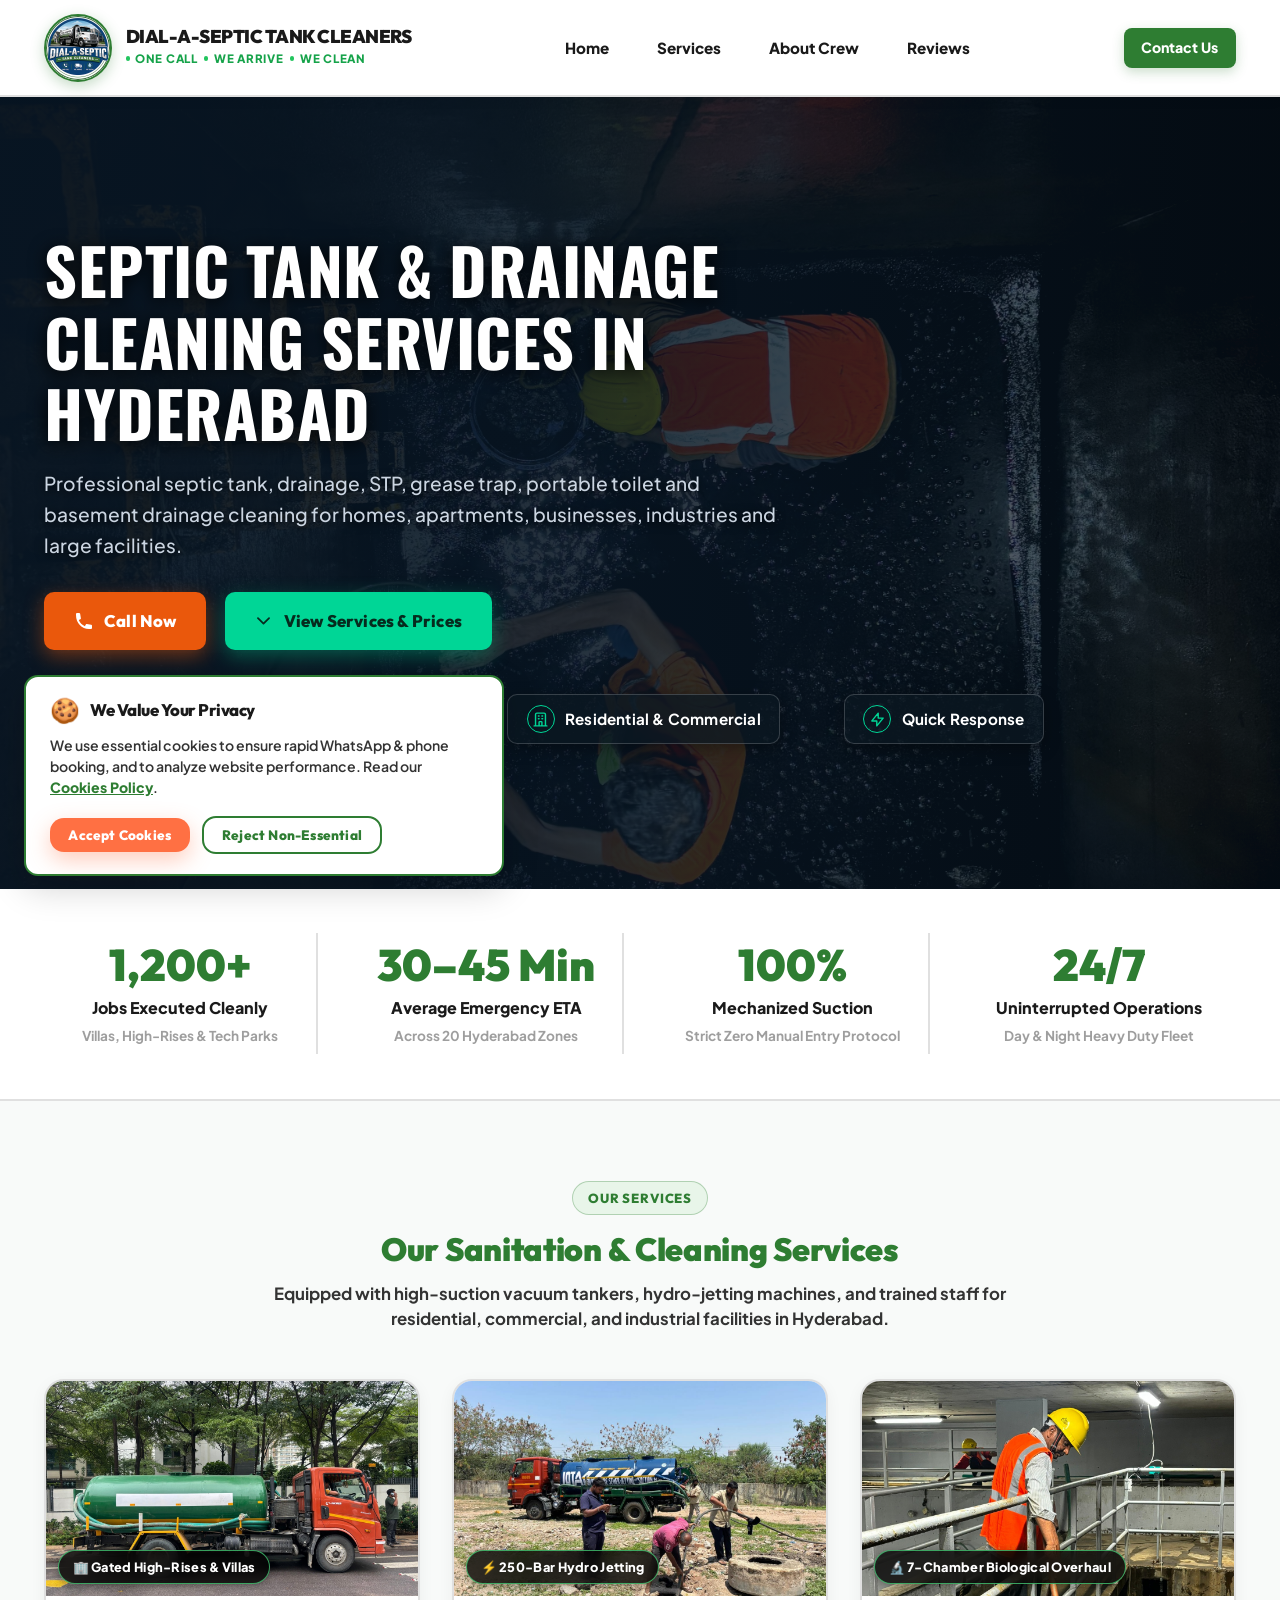
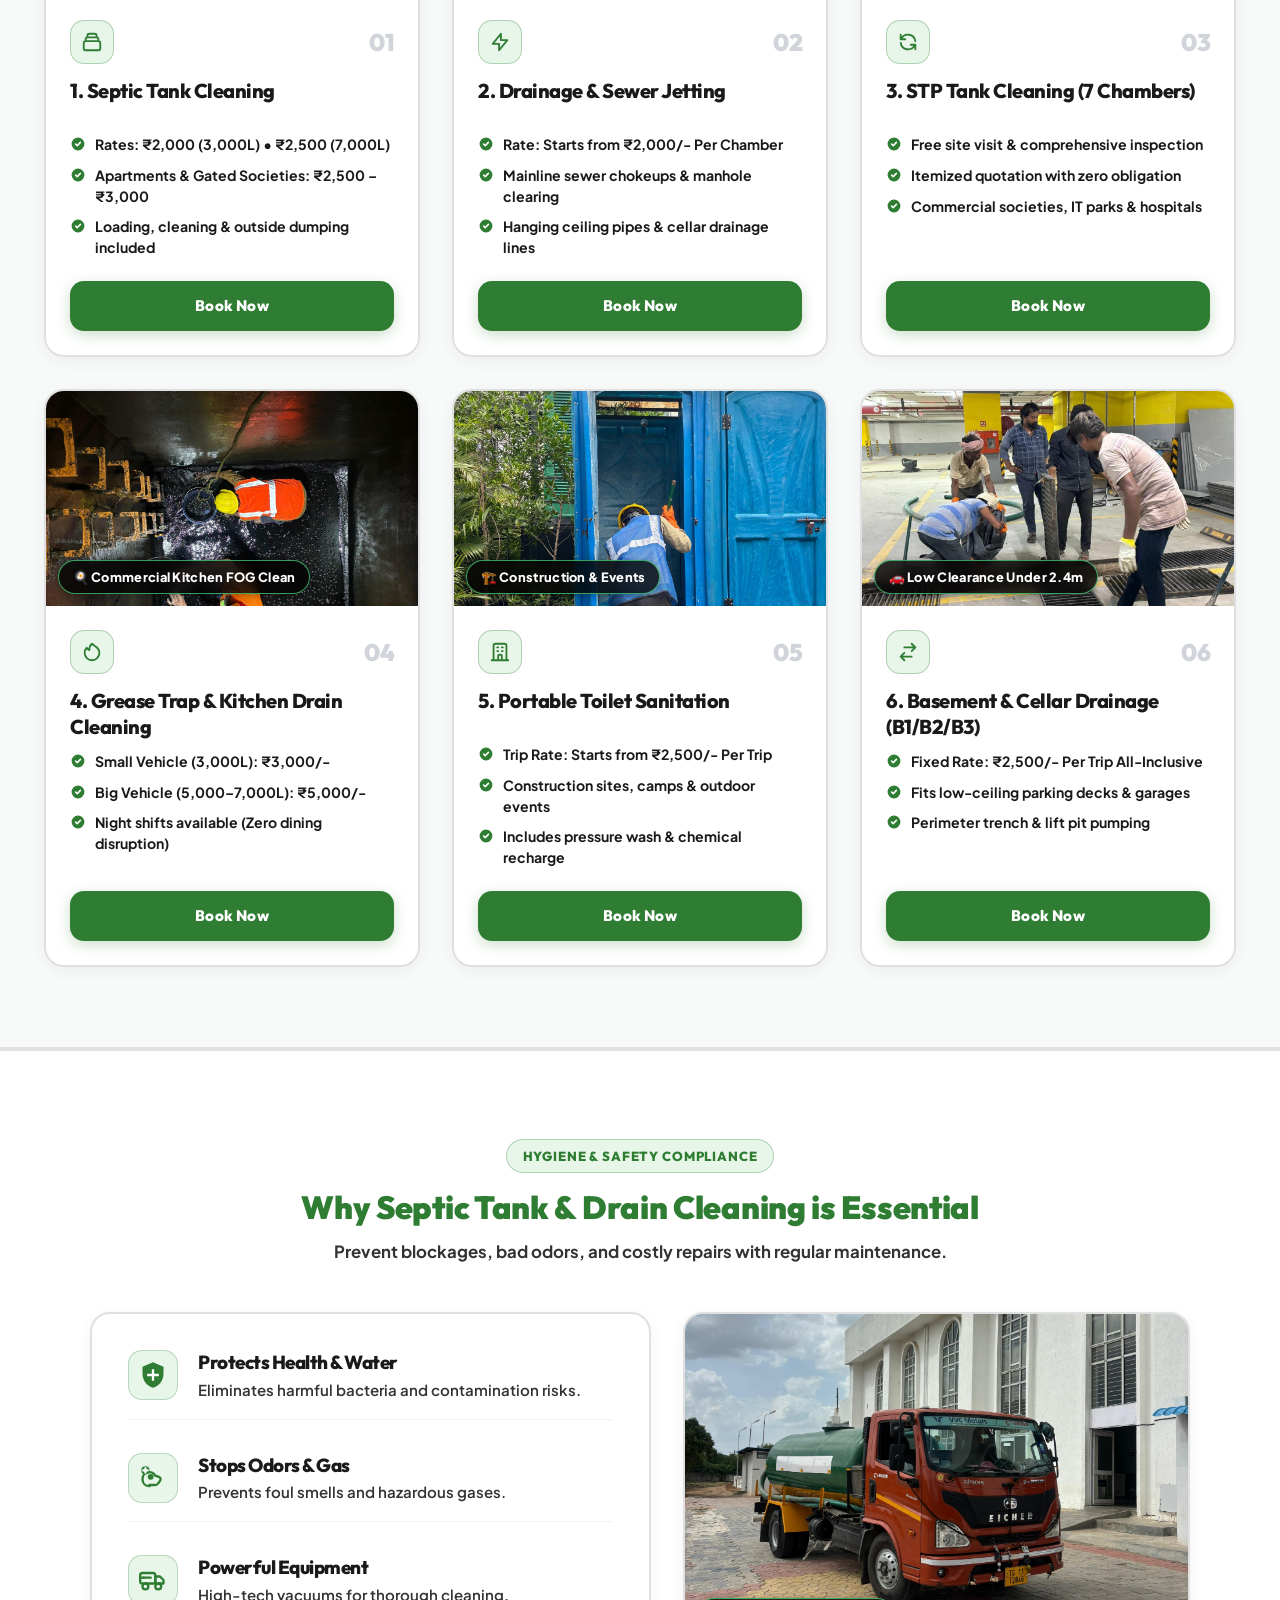
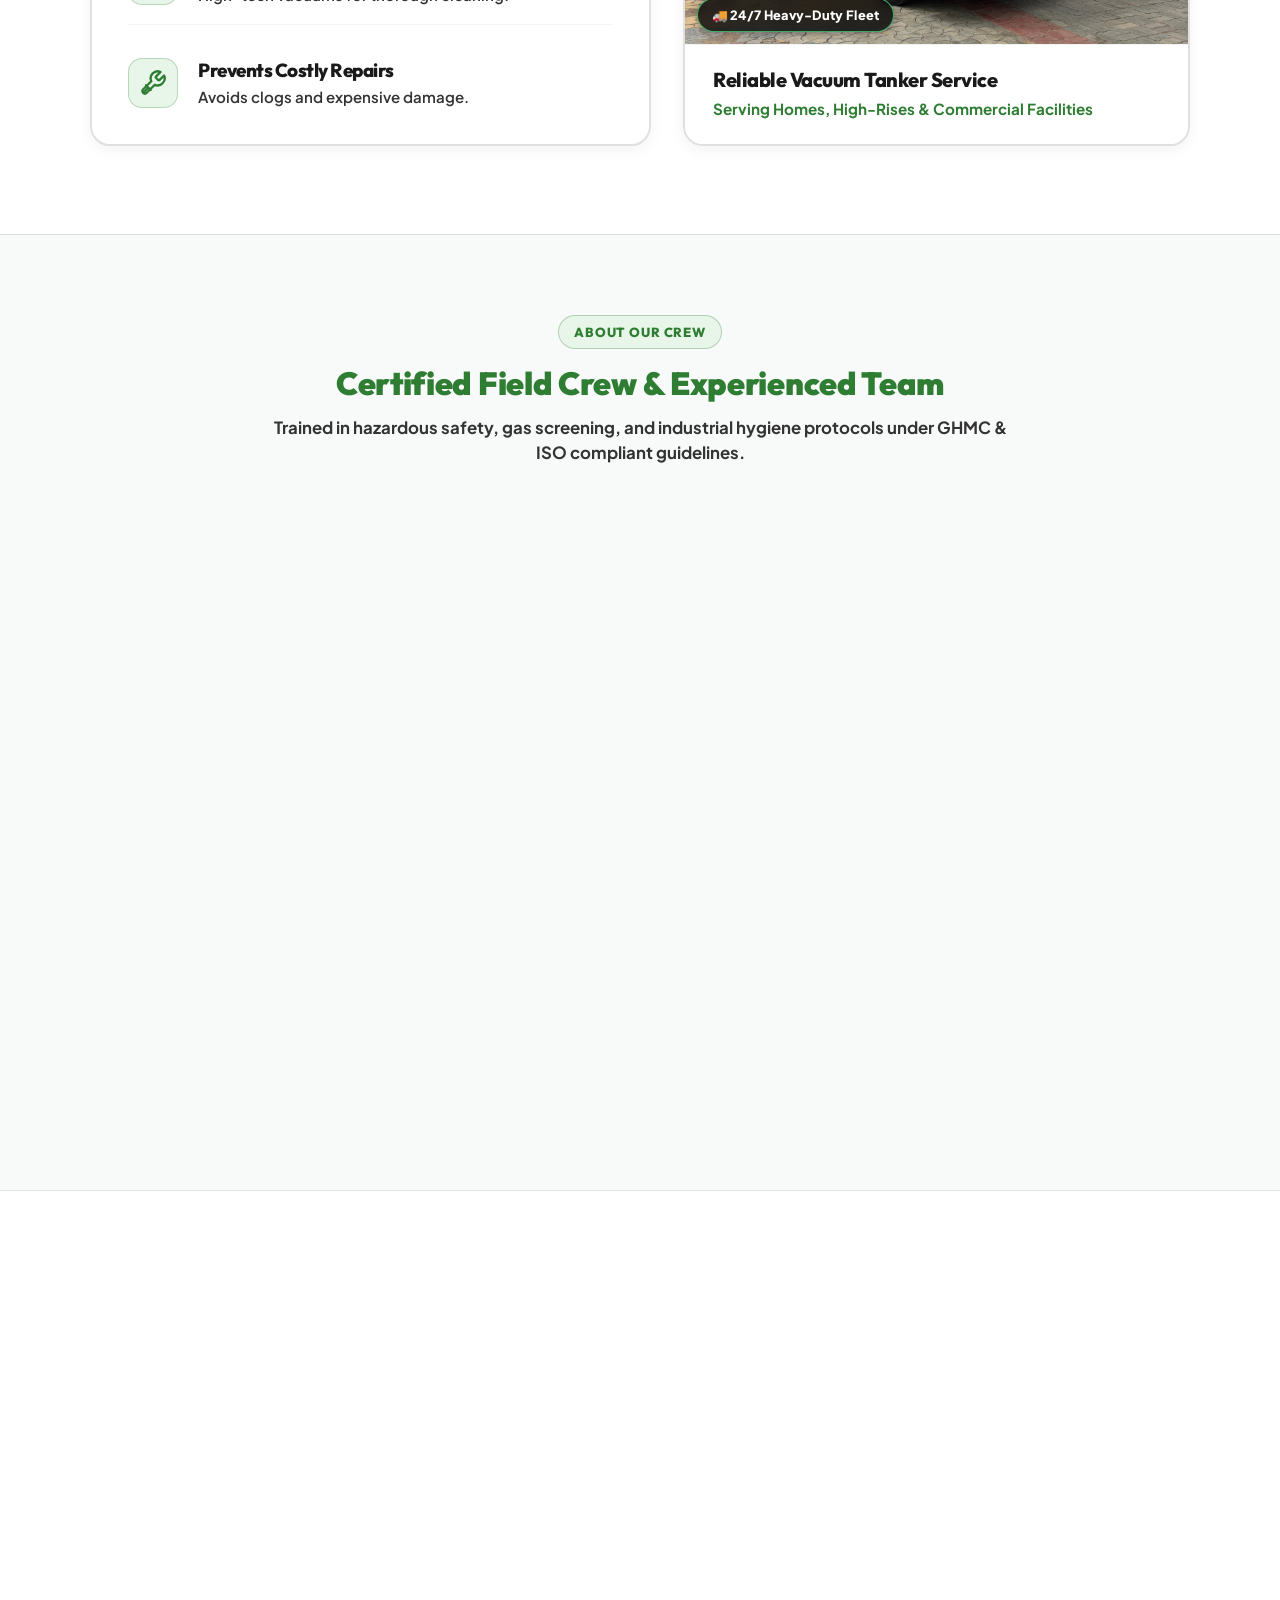
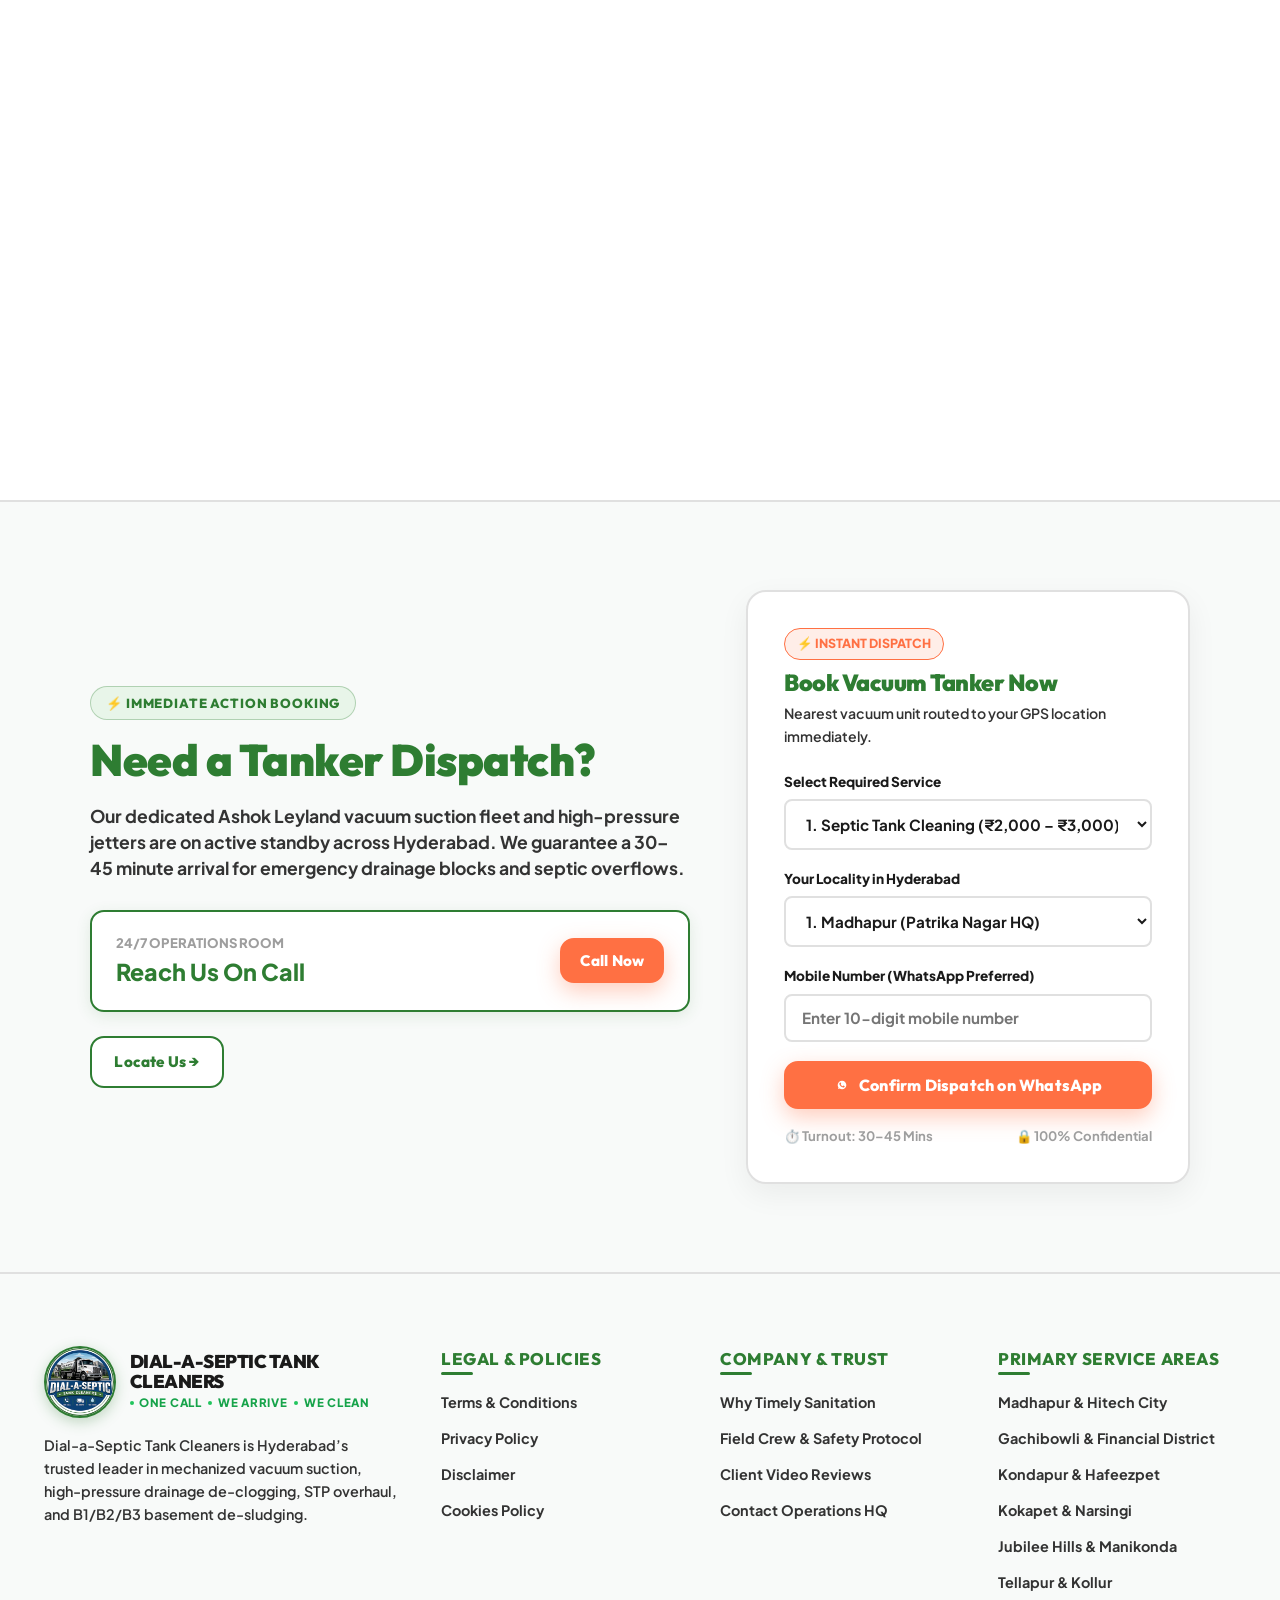
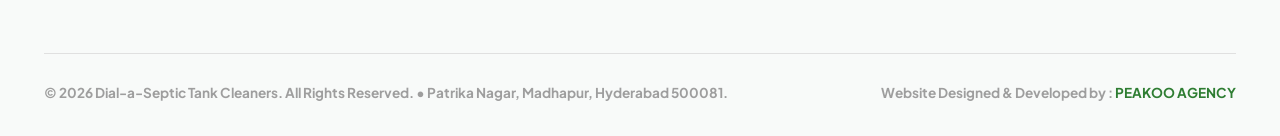
<file: index.html>
<!DOCTYPE html>
<html lang="en">

<head>
  <meta charset="UTF-8">
  <meta name="viewport" content="width=device-width, initial-scale=1.0">
  <title>Dial-a-Septic Tank Cleaners Hyderabad | 24/7 Septic, Drainage & STP Cleaning</title>
  <meta name="description"
    content="Dial-a-Septic Tank Cleaners: Hyderabad's #1 24/7 mechanized septic tank cleaning, 250-bar hydro-jetting, and STP de-sludging across Madhapur, Gachibowli, and Cyberabad. Call 80740 14420.">
  <meta name="keywords"
    content="septic tank cleaning hyderabad, drainage cleaning madhapur, stp cleaning gachibowli, grease trap cleaning, 24/7 vacuum tanker hyderabad">
  <meta name="author" content="Dial-a-Septic Tank Cleaners">

  <!-- Favicon -->
  <link rel="icon" type="image/png" href="assets/logo_web.png">

  <!-- Google Fonts: Oswald, Outfit & Plus Jakarta Sans -->
  <link rel="preconnect" href="https://fonts.googleapis.com">
  <link rel="preconnect" href="https://fonts.gstatic.com" crossorigin>
  <link
    href="https://fonts.googleapis.com/css2?family=Oswald:wght@600;700;800&family=Outfit:wght@500;600;700;800;900&family=Plus+Jakarta+Sans:wght@500;600;700;800&display=swap"
    rel="stylesheet">

  <!-- CSS Stylesheet -->
  <link rel="stylesheet" href="styles.css?v=5">

  <!-- Schema.org LocalBusiness Structured Data for Local SEO -->
  <script type="application/ld+json">
  {
    "@context": "https://schema.org",
    "@type": "HomeAndConstructionBusiness",
    "name": "Dial-a-Septic Tank Cleaners",
    "image": "assets/logo_web.png",
    "telephone": "+918074014420",
    "email": "dailaseptictankcleaners@gmail.com",
    "address": {
      "@type": "PostalAddress",
      "streetAddress": "1-90/7/B/184, Plot No: 27/C, Street No 2, Patrika Nagar, Madhapur",
      "addressLocality": "Hyderabad",
      "addressRegion": "Telangana",
      "postalCode": "500081",
      "addressCountry": "IN"
    },
    "geo": {
      "@type": "GeoCoordinates",
      "latitude": "17.4485",
      "longitude": "78.3748"
    },
    "openingHoursSpecification": {
      "@type": "OpeningHoursSpecification",
      "dayOfWeek": ["Monday", "Tuesday", "Wednesday", "Thursday", "Friday", "Saturday", "Sunday"],
      "opens": "00:00",
      "closes": "23:59"
    },
    "priceRange": "₹2000 - ₹5000"
  }
  </script>
</head>

<body>

  <!-- ==========================================================================
       NAVIGATION BAR
       ========================================================================== -->
  <nav class="header-nav" id="mainNavbar">
    <div class="nav-container">
      <a href="#hero" class="brand-logo">
        <img src="assets/logo_web.png" alt="Dial-a-Septic Tank Cleaners Logo" class="brand-logo-img">
        <div class="logo-text-col">
          <span class="logo-main-title"><span>DIAL-A-SEPTIC TANK CLEANERS</span></span>
          <span class="logo-subtitle"><span class="logo-dot"></span>One Call<span class="logo-dot"></span>We Arrive<span
              class="logo-dot"></span>We Clean</span>
        </div>
      </a>

      <ul class="nav-menu" id="navMenu">
        <li class="nav-item"><a href="#hero">Home</a></li>
        <li class="nav-item"><a href="services.html">Services</a></li>
        <li class="nav-item"><a href="#about">About Crew</a></li>
        <li class="nav-item"><a href="#reviews">Reviews</a></li>
        <li class="nav-item mobile-only"><a href="contact.html">Contact Us</a></li>
      </ul>

      <div class="nav-actions">
        <a href="contact.html" class="btn-nav-contact" id="navContactBtn">
          Contact Us
        </a>

      </div>

      <button class="mobile-toggle" id="mobileToggle" aria-label="Toggle Navigation">
        <svg fill="none" stroke="currentColor" stroke-width="2" viewBox="0 0 24 24">
          <path stroke-linecap="round" stroke-linejoin="round" d="M4 6h16M4 12h16M4 18h16"></path>
        </svg>
      </button>
    </div>
  </nav>

  <!-- ==========================================================================
       SECTION 1: HERO SECTION WITH VIDEO BACKGROUND (20s Seamless Loop)
       ========================================================================== -->
  <section class="hero-video-section" id="hero">
    <div class="hero-video-bg-wrap">
      <video id="heroVideoBg" autoplay muted loop playsinline poster="assets/15.jpeg">
        <source src="assets/video3.mp4" type="video/mp4">
        Your browser does not support HTML5 video.
      </video>
      <div class="hero-video-overlay"></div>
    </div>

    <div class="hero-video-content reveal-scale">


      <h1 class="hero-video-title">
        SEPTIC TANK &amp; DRAINAGE<br>
        CLEANING SERVICES IN<br>
        HYDERABAD
      </h1>

      <p class="hero-video-lead">
        Professional septic tank, drainage, STP, grease trap, portable toilet and basement drainage cleaning for homes,
        apartments, businesses, industries and large facilities.
      </p>

      <div class="hero-video-actions">
        <a href="tel:8074014420" class="btn-hero-call">
          <svg width="20" height="20" fill="currentColor" viewBox="0 0 20 20">
            <path
              d="M2 3a1 1 0 011-1h2.153a1 1 0 01.986.836l.74 4.435a1 1 0 01-.54 1.06l-1.548.773a11.037 11.037 0 006.105 6.105l.774-1.548a1 1 0 011.059-.54l4.435.74a1 1 0 01.836.986V17a1 1 0 01-1 1h-2C7.82 18 2 12.18 2 4V3z">
            </path>
          </svg>
          <span>Call Now </span>
        </a>

        <a href="#services" class="btn-hero-services">
          <svg width="19" height="19" fill="none" stroke="currentColor" stroke-width="2.2" viewBox="0 0 24 24">
            <path stroke-linecap="round" stroke-linejoin="round" d="M19 9l-7 7-7-7"></path>
          </svg>
          <span>View Services &amp; Prices</span>
        </a>
      </div>

      <div class="hero-features-grid">
        <div class="hero-feature-card">
          <div class="hero-feature-icon">
            <svg width="17" height="17" fill="none" stroke="currentColor" stroke-width="2" viewBox="0 0 24 24">
              <circle cx="12" cy="12" r="9"></circle>
              <path stroke-linecap="round" stroke-linejoin="round" d="M12 7v5l3 3"></path>
            </svg>
          </div>
          <span class="hero-feature-text">24/7 Service</span>
        </div>
        &nbsp;&nbsp;&nbsp;&nbsp;&nbsp;&nbsp;&nbsp;&nbsp;&nbsp;
        <div class="hero-feature-card">
          <div class="hero-feature-icon">
            <svg width="17" height="17" fill="none" stroke="currentColor" stroke-width="2" viewBox="0 0 24 24">
              <path stroke-linecap="round" stroke-linejoin="round"
                d="M17.657 16.657L13.414 20.9a1.998 1.998 0 01-2.827 0l-4.244-4.243a8 8 0 1111.314 0z"></path>
              <path stroke-linecap="round" stroke-linejoin="round" d="M15 11a3 3 0 11-6 0 3 3 0 016 0z"></path>
            </svg>
          </div>
          <span class="hero-feature-text">Hyderabad</span>
        </div>
        &nbsp;&nbsp;&nbsp;&nbsp;&nbsp;&nbsp;&nbsp;&nbsp;&nbsp;
        <div class="hero-feature-card">
          <div class="hero-feature-icon">
            <svg width="17" height="17" fill="none" stroke="currentColor" stroke-width="2" viewBox="0 0 24 24">
              <path stroke-linecap="round" stroke-linejoin="round"
                d="M19 21V5a2 2 0 00-2-2H7a2 2 0 00-2 2v16m14 0h2m-2 0h-5m-9 0H3m2 0h5M9 7h1m-1 4h1m4-4h1m-1 4h1m-5 10v-5a1 1 0 011-1h2a1 1 0 011 1v5m-4 0h4">
              </path>
            </svg>
          </div>
          <span class="hero-feature-text">Residential &amp; Commercial</span>
        </div>
        &nbsp;&nbsp;&nbsp;&nbsp;&nbsp;&nbsp;&nbsp;&nbsp;&nbsp;
        <div class="hero-feature-card">
          <div class="hero-feature-icon">
            <svg width="17" height="17" fill="none" stroke="currentColor" stroke-width="2" viewBox="0 0 24 24">
              <path stroke-linecap="round" stroke-linejoin="round" d="M13 10V3L4 14h7v7l9-11h-7z"></path>
            </svg>
          </div>
          <span class="hero-feature-text">Quick Response</span>
        </div>
      </div>

    </div>
  </section>

  <!-- Quick Stats Bar -->
  <section class="stats-section">
    <div class="container">
      <div class="stats-grid reveal-stagger">
        <div class="stat-box reveal-scale">
          <div class="stat-number">1,200+</div>
          <div class="stat-label">Jobs Executed Cleanly</div>
          <div class="stat-sub">Villas, High-Rises &amp; Tech Parks</div>
        </div>
        <div class="stat-box reveal-scale">
          <div class="stat-number">30–45 Min</div>
          <div class="stat-label">Average Emergency ETA</div>
          <div class="stat-sub">Across 20 Hyderabad Zones</div>
        </div>
        <div class="stat-box reveal-scale">
          <div class="stat-number">100%</div>
          <div class="stat-label">Mechanized Suction</div>
          <div class="stat-sub">Strict Zero Manual Entry Protocol</div>
        </div>
        <div class="stat-box reveal-scale">
          <div class="stat-number">24/7</div>
          <div class="stat-label">Uninterrupted Operations</div>
          <div class="stat-sub">Day &amp; Night Heavy Duty Fleet</div>
        </div>
      </div>
    </div>
  </section>




  <!-- ==========================================================================
       OUR SERVICES SECTION
       ========================================================================== -->
  <section class="services-section" id="services">
    <div class="container">
      <div class="section-head reveal">
        <span class="section-tag">Our Services</span>
        <h2 class="section-title">Our Sanitation &amp; Cleaning Services</h2>
        <p class="section-subtitle">Equipped with high-suction vacuum tankers, hydro-jetting machines, and trained staff
          for residential,
          commercial, and industrial facilities in Hyderabad.</p>
      </div>


      <div class="services-grid reveal-stagger">

        <!-- Service Card 1: Septic Tank Cleaning -->
        <div class="service-card reveal-scale">
          <div class="service-card-media">
            <img src="assets/service_1_septic.jpg" alt="Septic Tank Cleaning Tanker at Gated Community" loading="lazy">
            <span class="service-card-badge">🏢 Gated High-Rises &amp; Villas</span>
          </div>
          <div class="service-card-body">
            <div class="service-card-top-row">
              <div class="service-card-icon-box" title="Septic Extraction">
                <svg width="22" height="22" fill="none" stroke="currentColor" stroke-width="2" viewBox="0 0 24 24">
                  <path stroke-linecap="round" stroke-linejoin="round"
                    d="M19 11H5m14 0a2 2 0 012 2v6a2 2 0 01-2 2H5a2 2 0 01-2-2v-6a2 2 0 012-2m14 0V9a2 2 0 00-2-2M5 11V9a2 2 0 012-2m0 0V5a2 2 0 012-2h6a2 2 0 012 2v2M7 7h10">
                  </path>
                </svg>
              </div>
              <span class="service-card-num">01</span>
            </div>
            <h3 class="service-card-title">1. Septic Tank Cleaning</h3>

            <ul class="service-card-points">
              <li class="service-card-point">
                <svg viewBox="0 0 20 20" fill="currentColor">
                  <path fill-rule="evenodd"
                    d="M10 18a8 8 0 100-16 8 8 0 000 16zm3.707-9.293a1 1 0 00-1.414-1.414L9 10.586 7.707 9.293a1 1 0 00-1.414 1.414l2 2a1 1 0 001.414 0l4-4z"
                    clip-rule="evenodd" />
                </svg>
                <span>Rates: ₹2,000 (3,000L) • ₹2,500 (7,000L)</span>
              </li>
              <li class="service-card-point">
                <svg viewBox="0 0 20 20" fill="currentColor">
                  <path fill-rule="evenodd"
                    d="M10 18a8 8 0 100-16 8 8 0 000 16zm3.707-9.293a1 1 0 00-1.414-1.414L9 10.586 7.707 9.293a1 1 0 00-1.414 1.414l2 2a1 1 0 001.414 0l4-4z"
                    clip-rule="evenodd" />
                </svg>
                <span>Apartments &amp; Gated Societies: ₹2,500 – ₹3,000</span>
              </li>
              <li class="service-card-point">
                <svg viewBox="0 0 20 20" fill="currentColor">
                  <path fill-rule="evenodd"
                    d="M10 18a8 8 0 100-16 8 8 0 000 16zm3.707-9.293a1 1 0 00-1.414-1.414L9 10.586 7.707 9.293a1 1 0 00-1.414 1.414l2 2a1 1 0 001.414 0l4-4z"
                    clip-rule="evenodd" />
                </svg>
                <span>Loading, cleaning &amp; outside dumping included</span>
              </li>
            </ul>
            <a href="https://wa.me/918074014420?text=I%20want%20to%20book%20Septic%20Tank%20Cleaning" target="_blank"
              class="service-card-btn">
              Book Now
            </a>
          </div>
        </div>

        <!-- Service Card 2: Drainage & Sewer Jetting -->
        <div class="service-card reveal-scale">
          <div class="service-card-media">
            <img src="assets/11.jpeg" alt="High Pressure Hydro Jetting Machine" loading="lazy">
            <span class="service-card-badge">⚡ 250-Bar Hydro Jetting</span>
          </div>
          <div class="service-card-body">
            <div class="service-card-top-row">
              <div class="service-card-icon-box" title="Hydro Jetting">
                <svg width="22" height="22" fill="none" stroke="currentColor" stroke-width="2" viewBox="0 0 24 24">
                  <path stroke-linecap="round" stroke-linejoin="round" d="M13 10V3L4 14h7v7l9-11h-7z"></path>
                </svg>
              </div>
              <span class="service-card-num">02</span>
            </div>
            <h3 class="service-card-title">2. Drainage &amp; Sewer Jetting</h3>

            <ul class="service-card-points">
              <li class="service-card-point">
                <svg viewBox="0 0 20 20" fill="currentColor">
                  <path fill-rule="evenodd"
                    d="M10 18a8 8 0 100-16 8 8 0 000 16zm3.707-9.293a1 1 0 00-1.414-1.414L9 10.586 7.707 9.293a1 1 0 00-1.414 1.414l2 2a1 1 0 001.414 0l4-4z"
                    clip-rule="evenodd" />
                </svg>
                <span>Rate: Starts from ₹2,000/- Per Chamber</span>
              </li>
              <li class="service-card-point">
                <svg viewBox="0 0 20 20" fill="currentColor">
                  <path fill-rule="evenodd"
                    d="M10 18a8 8 0 100-16 8 8 0 000 16zm3.707-9.293a1 1 0 00-1.414-1.414L9 10.586 7.707 9.293a1 1 0 00-1.414 1.414l2 2a1 1 0 001.414 0l4-4z"
                    clip-rule="evenodd" />
                </svg>
                <span>Mainline sewer chokeups &amp; manhole clearing</span>
              </li>
              <li class="service-card-point">
                <svg viewBox="0 0 20 20" fill="currentColor">
                  <path fill-rule="evenodd"
                    d="M10 18a8 8 0 100-16 8 8 0 000 16zm3.707-9.293a1 1 0 00-1.414-1.414L9 10.586 7.707 9.293a1 1 0 00-1.414 1.414l2 2a1 1 0 001.414 0l4-4z"
                    clip-rule="evenodd" />
                </svg>
                <span>Hanging ceiling pipes &amp; cellar drainage lines</span>
              </li>
            </ul>
            <a href="https://wa.me/918074014420?text=I%20want%20to%20book%20Drainage%20Jetting%20service"
              target="_blank" class="service-card-btn">
              Book Now
            </a>
          </div>
        </div>

        <!-- Service Card 3: STP Tank Cleaning -->
        <div class="service-card reveal-scale">
          <div class="service-card-media">
            <img src="assets/service_3_stp.jpg" alt="Sewage Treatment Plant Maintenance" loading="lazy">
            <span class="service-card-badge">🔬 7-Chamber Biological Overhaul</span>
          </div>
          <div class="service-card-body">
            <div class="service-card-top-row">
              <div class="service-card-icon-box" title="STP Treatment">
                <svg width="22" height="22" fill="none" stroke="currentColor" stroke-width="2" viewBox="0 0 24 24">
                  <path stroke-linecap="round" stroke-linejoin="round"
                    d="M4 4v5h.582m15.356 2A8.001 8.001 0 004.582 9m0 0H9m11 11v-5h-.581m0 0a8.003 8.003 0 01-15.357-2m15.357 2H15">
                  </path>
                </svg>
              </div>
              <span class="service-card-num">03</span>
            </div>
            <h3 class="service-card-title">3. STP Tank Cleaning (7 Chambers)</h3>

            <ul class="service-card-points">
              <li class="service-card-point">
                <svg viewBox="0 0 20 20" fill="currentColor">
                  <path fill-rule="evenodd"
                    d="M10 18a8 8 0 100-16 8 8 0 000 16zm3.707-9.293a1 1 0 00-1.414-1.414L9 10.586 7.707 9.293a1 1 0 00-1.414 1.414l2 2a1 1 0 001.414 0l4-4z"
                    clip-rule="evenodd" />
                </svg>
                <span>Free site visit &amp; comprehensive inspection</span>
              </li>
              <li class="service-card-point">
                <svg viewBox="0 0 20 20" fill="currentColor">
                  <path fill-rule="evenodd"
                    d="M10 18a8 8 0 100-16 8 8 0 000 16zm3.707-9.293a1 1 0 00-1.414-1.414L9 10.586 7.707 9.293a1 1 0 00-1.414 1.414l2 2a1 1 0 001.414 0l4-4z"
                    clip-rule="evenodd" />
                </svg>
                <span>Itemized quotation with zero obligation</span>
              </li>
              <li class="service-card-point">
                <svg viewBox="0 0 20 20" fill="currentColor">
                  <path fill-rule="evenodd"
                    d="M10 18a8 8 0 100-16 8 8 0 000 16zm3.707-9.293a1 1 0 00-1.414-1.414L9 10.586 7.707 9.293a1 1 0 00-1.414 1.414l2 2a1 1 0 001.414 0l4-4z"
                    clip-rule="evenodd" />
                </svg>
                <span>Commercial societies, IT parks &amp; hospitals</span>
              </li>
            </ul>
            <a href="https://wa.me/918074014420?text=Hello%2C%20I%20want%20to%20schedule%20a%20Free%20Site%20Inspection%20for%20STP%20Cleaning"
              target="_blank" class="service-card-btn">
              Book Now
            </a>
          </div>
        </div>

        <!-- Service Card 4: Grease Trap Cleaning -->
        <div class="service-card reveal-scale">
          <div class="service-card-media">
            <img src="assets/service_4_grease.jpg" alt="Commercial Kitchen Grease Trap Cleanout" loading="lazy">
            <span class="service-card-badge">🍳 Commercial Kitchen FOG Clean</span>
          </div>
          <div class="service-card-body">
            <div class="service-card-top-row">
              <div class="service-card-icon-box" title="Grease Trap Extraction">
                <svg width="22" height="22" fill="none" stroke="currentColor" stroke-width="2" viewBox="0 0 24 24">
                  <path stroke-linecap="round" stroke-linejoin="round"
                    d="M17.657 18.657A8 8 0 016.343 7.343S7 9 9 10c0-2 .5-5 2.986-7C14 5 16.09 5.777 17.656 7.343A7.975 7.975 0 0120 13a7.975 7.975 0 01-2.343 5.657z">
                  </path>
                </svg>
              </div>
              <span class="service-card-num">04</span>
            </div>
            <h3 class="service-card-title">4. Grease Trap &amp; Kitchen Drain Cleaning</h3>

            <ul class="service-card-points">
              <li class="service-card-point">
                <svg viewBox="0 0 20 20" fill="currentColor">
                  <path fill-rule="evenodd"
                    d="M10 18a8 8 0 100-16 8 8 0 000 16zm3.707-9.293a1 1 0 00-1.414-1.414L9 10.586 7.707 9.293a1 1 0 00-1.414 1.414l2 2a1 1 0 001.414 0l4-4z"
                    clip-rule="evenodd" />
                </svg>
                <span>Small Vehicle (3,000L): ₹3,000/-</span>
              </li>
              <li class="service-card-point">
                <svg viewBox="0 0 20 20" fill="currentColor">
                  <path fill-rule="evenodd"
                    d="M10 18a8 8 0 100-16 8 8 0 000 16zm3.707-9.293a1 1 0 00-1.414-1.414L9 10.586 7.707 9.293a1 1 0 00-1.414 1.414l2 2a1 1 0 001.414 0l4-4z"
                    clip-rule="evenodd" />
                </svg>
                <span>Big Vehicle (5,000–7,000L): ₹5,000/-</span>
              </li>
              <li class="service-card-point">
                <svg viewBox="0 0 20 20" fill="currentColor">
                  <path fill-rule="evenodd"
                    d="M10 18a8 8 0 100-16 8 8 0 000 16zm3.707-9.293a1 1 0 00-1.414-1.414L9 10.586 7.707 9.293a1 1 0 00-1.414 1.414l2 2a1 1 0 001.414 0l4-4z"
                    clip-rule="evenodd" />
                </svg>
                <span>Night shifts available (Zero dining disruption)</span>
              </li>
            </ul>
            <a href="https://wa.me/918074014420?text=I%20want%20to%20book%20Grease%20Trap%20Cleaning%20service"
              target="_blank" class="service-card-btn">
              Book Now
            </a>
          </div>
        </div>

        <!-- Service Card 5: Portable Toilet Sanitation -->
        <div class="service-card reveal-scale">
          <div class="service-card-media">
            <img src="assets/service_5_portable.jpg" alt="Portable Cabin Suction and Wash" loading="lazy">
            <span class="service-card-badge">🏗️ Construction &amp; Events</span>
          </div>
          <div class="service-card-body">
            <div class="service-card-top-row">
              <div class="service-card-icon-box" title="Portable Toilet Services">
                <svg width="22" height="22" fill="none" stroke="currentColor" stroke-width="2" viewBox="0 0 24 24">
                  <path stroke-linecap="round" stroke-linejoin="round"
                    d="M19 21V5a2 2 0 00-2-2H7a2 2 0 00-2 2v16m14 0h2m-2 0h-5m-9 0H3m2 0h5M9 7h1m-1 4h1m4-4h1m-1 4h1m-5 10v-5a1 1 0 011-1h2a1 1 0 011 1v5m-4 0h4">
                  </path>
                </svg>
              </div>
              <span class="service-card-num">05</span>
            </div>
            <h3 class="service-card-title">5. Portable Toilet Sanitation</h3>

            <ul class="service-card-points">
              <li class="service-card-point">
                <svg viewBox="0 0 20 20" fill="currentColor">
                  <path fill-rule="evenodd"
                    d="M10 18a8 8 0 100-16 8 8 0 000 16zm3.707-9.293a1 1 0 00-1.414-1.414L9 10.586 7.707 9.293a1 1 0 00-1.414 1.414l2 2a1 1 0 001.414 0l4-4z"
                    clip-rule="evenodd" />
                </svg>
                <span>Trip Rate: Starts from ₹2,500/- Per Trip</span>
              </li>
              <li class="service-card-point">
                <svg viewBox="0 0 20 20" fill="currentColor">
                  <path fill-rule="evenodd"
                    d="M10 18a8 8 0 100-16 8 8 0 000 16zm3.707-9.293a1 1 0 00-1.414-1.414L9 10.586 7.707 9.293a1 1 0 00-1.414 1.414l2 2a1 1 0 001.414 0l4-4z"
                    clip-rule="evenodd" />
                </svg>
                <span>Construction sites, camps &amp; outdoor events</span>
              </li>
              <li class="service-card-point">
                <svg viewBox="0 0 20 20" fill="currentColor">
                  <path fill-rule="evenodd"
                    d="M10 18a8 8 0 100-16 8 8 0 000 16zm3.707-9.293a1 1 0 00-1.414-1.414L9 10.586 7.707 9.293a1 1 0 00-1.414 1.414l2 2a1 1 0 001.414 0l4-4z"
                    clip-rule="evenodd" />
                </svg>
                <span>Includes pressure wash &amp; chemical recharge</span>
              </li>
            </ul>
            <a href="https://wa.me/918074014420?text=I%20need%20Portable%20Toilet%20Cleaning%20service" target="_blank"
              class="service-card-btn">
              Book Now
            </a>
          </div>
        </div>

        <!-- Service Card 6: Basement & Cellar Drainage -->
        <div class="service-card reveal-scale">
          <div class="service-card-media">
            <img src="assets/service_6_basement.jpg" alt="Basement Low Clearance Vacuum Tanker" loading="lazy">
            <span class="service-card-badge">🚗 Low Clearance Under 2.4m</span>
          </div>
          <div class="service-card-body">
            <div class="service-card-top-row">
              <div class="service-card-icon-box" title="Cellar Low Clearance Tanker">
                <svg width="22" height="22" fill="none" stroke="currentColor" stroke-width="2" viewBox="0 0 24 24">
                  <path stroke-linecap="round" stroke-linejoin="round"
                    d="M8 7h12m0 0l-4-4m4 4l-4 4m0 6H4m0 0l4 4m-4-4l4-4"></path>
                </svg>
              </div>
              <span class="service-card-num">06</span>
            </div>
            <h3 class="service-card-title">6. Basement &amp; Cellar Drainage (B1/B2/B3)</h3>

            <ul class="service-card-points">
              <li class="service-card-point">
                <svg viewBox="0 0 20 20" fill="currentColor">
                  <path fill-rule="evenodd"
                    d="M10 18a8 8 0 100-16 8 8 0 000 16zm3.707-9.293a1 1 0 00-1.414-1.414L9 10.586 7.707 9.293a1 1 0 00-1.414 1.414l2 2a1 1 0 001.414 0l4-4z"
                    clip-rule="evenodd" />
                </svg>
                <span>Fixed Rate: ₹2,500/- Per Trip All-Inclusive</span>
              </li>
              <li class="service-card-point">
                <svg viewBox="0 0 20 20" fill="currentColor">
                  <path fill-rule="evenodd"
                    d="M10 18a8 8 0 100-16 8 8 0 000 16zm3.707-9.293a1 1 0 00-1.414-1.414L9 10.586 7.707 9.293a1 1 0 00-1.414 1.414l2 2a1 1 0 001.414 0l4-4z"
                    clip-rule="evenodd" />
                </svg>
                <span>Fits low-ceiling parking decks &amp; garages</span>
              </li>
              <li class="service-card-point">
                <svg viewBox="0 0 20 20" fill="currentColor">
                  <path fill-rule="evenodd"
                    d="M10 18a8 8 0 100-16 8 8 0 000 16zm3.707-9.293a1 1 0 00-1.414-1.414L9 10.586 7.707 9.293a1 1 0 00-1.414 1.414l2 2a1 1 0 001.414 0l4-4z"
                    clip-rule="evenodd" />
                </svg>
                <span>Perimeter trench &amp; lift pit pumping</span>
              </li>
            </ul>
            <a href="https://wa.me/918074014420?text=I%20need%20Special%20Small%20Vehicle%20for%20Basement%2FCellar%20Cleaning"
              target="_blank" class="service-card-btn">
              Book Now
            </a>
          </div>
        </div>

      </div>
    </div>
  </section>


  <!-- ==========================================================================
       SECTION 2: WHY SEPTIC TANK & DRAIN CLEANING IS ESSENTIAL (Matching User Screenshot)
       ========================================================================== -->
  <section class="history-section" id="history">
    <div class="container">


      <div class="section-head reveal">
        <span class="section-tag">Hygiene &amp; Safety Compliance</span>
        <h2 class="section-title">Why <span class="highlight-green">Septic Tank &amp; Drain</span> Cleaning is Essential
        </h2>
        <p class="section-subtitle">Prevent blockages, bad odors, and costly repairs with regular maintenance.</p>
      </div>

      <div class="why-essential-grid">
        <!-- Left Features Card -->
        <div class="why-card-features reveal-left">
          <!-- Feature 1: Protects Health & Water -->
          <div class="why-feature-row">
            <div class="why-feature-icon-wrap" title="Health & Safety">
              <svg width="28" height="28" viewBox="0 0 24 24" fill="#2E7D32">
                <path d="M12 1L3 5v6c0 5.55 3.84 10.74 9 12 5.16-1.26 9-6.45 9-12V5l-9-4z" />
                <path d="M11 7h2v4h4v2h-4v4h-2v-4H7v-2h4V7z" fill="#FFFFFF" />
              </svg>
            </div>
            <div class="why-feature-content">
              <h4>Protects Health &amp; Water</h4>
              <p>Eliminates harmful bacteria and contamination risks.</p>
            </div>
          </div>

          <!-- Feature 2: Stops Odors & Gas -->
          <div class="why-feature-row">
            <div class="why-feature-icon-wrap" title="Odor Elimination">
              <svg width="28" height="28" viewBox="0 0 24 24" fill="none" stroke="#2E7D32" stroke-width="2"
                stroke-linecap="round" stroke-linejoin="round">
                <path
                  d="M9 19c-3.5 0-6-2.5-6-6s2.5-6 6-6c1.5 0 2.8.5 3.8 1.5L14 10l3 1c1.5.5 2 2 1 3.5l-1.5 2c-.5.8-1.5 1.5-2.5 1.5H9z" />
                <circle cx="10" cy="11" r="1.5" fill="#2E7D32" />
                <rect x="2" y="2" width="7" height="7" rx="3.5" fill="#2E7D32" stroke="none" />
                <path d="M5.5 3.5v4M3.5 5.5h4" stroke="#FFFFFF" stroke-width="1.8" />
              </svg>
            </div>
            <div class="why-feature-content">
              <h4>Stops Odors &amp; Gas</h4>
              <p>Prevents foul smells and hazardous gases.</p>
            </div>
          </div>

          <!-- Feature 3: Powerful Equipment -->
          <div class="why-feature-row">
            <div class="why-feature-icon-wrap" title="Powerful Equipment">
              <svg width="28" height="28" viewBox="0 0 24 24" fill="none" stroke="#2E7D32" stroke-width="2"
                stroke-linecap="round" stroke-linejoin="round">
                <rect x="1" y="6" width="13" height="9" rx="2" />
                <path d="M14 9h4l3 3v3h-7V9z" />
                <circle cx="5.5" cy="17.5" r="2.5" />
                <circle cx="16.5" cy="17.5" r="2.5" />
                <path d="M4 10h6" />
                <path d="M1 10h3" />
              </svg>
            </div>
            <div class="why-feature-content">
              <h4>Powerful Equipment</h4>
              <p>High-tech vacuums for thorough cleaning.</p>
            </div>
          </div>

          <!-- Feature 4: Prevents Costly Repairs -->
          <div class="why-feature-row">
            <div class="why-feature-icon-wrap" title="Prevents Repairs">
              <svg width="28" height="28" viewBox="0 0 24 24" fill="none" stroke="#2E7D32" stroke-width="2"
                stroke-linecap="round" stroke-linejoin="round">
                <path
                  d="M14.7 6.3a1 1 0 0 0 0 1.4l1.6 1.6a1 1 0 0 0 1.4 0l3.77-3.77a6 6 0 0 1-7.94 7.94l-6.91 6.91a2.12 2.12 0 0 1-3-3l6.91-6.91a6 6 0 0 1 7.94-7.94l-3.76 3.76z" />
                <path d="M3.5 20.5l4-4" />
                <path d="M6 14l4 4" />
              </svg>
            </div>
            <div class="why-feature-content">
              <h4>Prevents Costly Repairs</h4>
              <p>Avoids clogs and expensive damage.</p>
            </div>
          </div>
        </div>

        <!-- Right Visual Card -->
        <div class="why-visual-card reveal-right">
          <div class="why-img-box">
            <img src="assets/4.jpeg" alt="Reliable Vacuum Tanker Service" loading="lazy">
            <span class="service-card-badge">🚚 24/7 Heavy-Duty Fleet</span>
          </div>
          <div class="why-visual-caption">
            <h4>Reliable Vacuum Tanker Service</h4>
            <p>Serving Homes, High-Rises &amp; Commercial Facilities</p>
          </div>
        </div>
      </div>
    </div>
  </section>

  <!-- ==========================================================================
       SECTION 3: ABOUT OUR CERTIFIED FIELD CREW
       ========================================================================== -->
  <section class="about-team-section" id="about">
    <div class="container">
      <div class="section-head reveal">
        <span class="section-tag">About Our Crew</span>
        <h2 class="section-title">Certified Field Crew &amp; Experienced Team</h2>
        <p class="section-subtitle">Trained in hazardous safety, gas screening, and industrial hygiene protocols under
          GHMC &amp; ISO compliant guidelines.</p>
      </div>

      <div class="team-container-grid reveal-stagger">
        <!-- Container 1: Certified Safety Crew -->
        <div class="team-html-container reveal">
          <div class="team-photo-wrap">
            <img src="assets/team2.jpeg" alt="Dial-a-Septic Certified Safety Crew outside IKEA Hyderabad"
              loading="lazy">
            <span class="team-role-tag">🛡️ Field Safety Protocol</span>
          </div>
          <div class="team-body">
            <h3 class="team-title">Certified Hazardous Safety Crew</h3>
            <div class="team-subtitle">IKEA Site Standard • Zero Manual Entry Trained</div>
            <p class="team-desc">
              Pictured on-site outside IKEA Hyderabad: our field crew is fully trained in zero manual entry protocols,
              emergency procedures, and confined space safety. Equipped with 4-gas digital screening devices and
              personal respirators.
            </p>
            <ul class="team-checklist">
              <li><svg viewBox="0 0 20 20" fill="currentColor">
                  <path fill-rule="evenodd"
                    d="M10 18a8 8 0 100-16 8 8 0 000 16zm3.707-9.293a1 1 0 00-1.414-1.414L9 10.586 7.707 9.293a1 1 0 00-1.414 1.414l2 2a1 1 0 001.414 0l4-4z"
                    clip-rule="evenodd"></path>
                </svg>4-Gas Digital Detectors (H2S, CH4, CO, O2)</li>
              <li><svg viewBox="0 0 20 20" fill="currentColor">
                  <path fill-rule="evenodd"
                    d="M10 18a8 8 0 100-16 8 8 0 000 16zm3.707-9.293a1 1 0 00-1.414-1.414L9 10.586 7.707 9.293a1 1 0 00-1.414 1.414l2 2a1 1 0 001.414 0l4-4z"
                    clip-rule="evenodd"></path>
                </svg>Respirators, safety harnesses &amp; heavy safety gear</li>
              <li><svg viewBox="0 0 20 20" fill="currentColor">
                  <path fill-rule="evenodd"
                    d="M10 18a8 8 0 100-16 8 8 0 000 16zm3.707-9.293a1 1 0 00-1.414-1.414L9 10.586 7.707 9.293a1 1 0 00-1.414 1.414l2 2a1 1 0 001.414 0l4-4z"
                    clip-rule="evenodd"></path>
                </svg>100% legal compliance for society RWA executives</li>
            </ul>
          </div>
        </div>

        <!-- Container 2: Operations & Engineering Team -->
        <div class="team-html-container reveal">
          <div class="team-photo-wrap">
            <img src="assets/team.jpeg" alt="Technical Engineering Supervisors inside IKEA Parking" loading="lazy">
            <span class="team-role-tag">🚛 Fleet Operations Control</span>
          </div>
          <div class="team-body">
            <h3 class="team-title">Technical Supervisors &amp; Fleet Operations</h3>
            <div class="team-subtitle">24/7 Dispatch Control • Madhapur HQ</div>
            <p class="team-desc">
              Our operational supervisors manage rapid deployment across 20 primary zones in Hyderabad. They coordinate
              low-clearance basement units, 250-bar hydro-jetters, and authorized municipal decanting logs.
            </p>
            <ul class="team-checklist">
              <li><svg viewBox="0 0 20 20" fill="currentColor">
                  <path fill-rule="evenodd"
                    d="M10 18a8 8 0 100-16 8 8 0 000 16zm3.707-9.293a1 1 0 00-1.414-1.414L9 10.586 7.707 9.293a1 1 0 00-1.414 1.414l2 2a1 1 0 001.414 0l4-4z"
                    clip-rule="evenodd"></path>
                </svg>Direct 5-minute vehicle routing confirmation</li>
              <li><svg viewBox="0 0 20 20" fill="currentColor">
                  <path fill-rule="evenodd"
                    d="M10 18a8 8 0 100-16 8 8 0 000 16zm3.707-9.293a1 1 0 00-1.414-1.414L9 10.586 7.707 9.293a1 1 0 00-1.414 1.414l2 2a1 1 0 001.414 0l4-4z"
                    clip-rule="evenodd"></path>
                </svg>B2B Annual Maintenance Contracts (AMC) support</li>
              <li><svg viewBox="0 0 20 20" fill="currentColor">
                  <path fill-rule="evenodd"
                    d="M10 18a8 8 0 100-16 8 8 0 000 16zm3.707-9.293a1 1 0 00-1.414-1.414L9 10.586 7.707 9.293a1 1 0 00-1.414 1.414l2 2a1 1 0 001.414 0l4-4z"
                    clip-rule="evenodd"></path>
                </svg>Official GST invoicing &amp; compliance certificates</li>
            </ul>
          </div>
        </div>
      </div>
    </div>
  </section>

  <!-- ==========================================================================
       SECTION 4: CLIENT REVIEWS OR TESTIMONIES (WITH REAL VIDEOS)
       ========================================================================== -->
  <section class="video-reviews-section" id="reviews">
    <div class="container">
      <div class="section-head reveal">
        <span class="section-tag">Verified Proof of Work</span>
        <h2 class="section-title">Client Reviews &amp; Live Video Testimonials</h2>
        <p class="section-subtitle">Real operational video proof and authentic reviews from gated community RWAs,
          corporate facilities, and restaurant operators across Cyberabad.</p>
      </div>

      <div class="video-reviews-grid reveal-stagger">
        <!-- Review 1 -->
        <div class="video-review-card reveal">
          <div class="video-clip-container">
            <video controls muted playsinline preload="metadata"
              poster="assets/WhatsApp Image 2026-09-06 at 4.38.56 PM.jpeg">
              <source src="assets/video1.mp4" type="video/mp4">
              Your browser does not support HTML5 video.
            </video>
          </div>
          <div class="video-review-body">
            <div class="review-stars-row">
              <div class="review-stars">★★★★★</div>
              <span class="review-verified-tag">✓ Verified RWA Job</span>
            </div>
            <p class="review-text">
              "We had a sudden septic tank overflow in our apartment complex in Kondapur at 9 PM. Dial-a-Septic had a
              heavy vacuum tanker at our main gate in 35 minutes. Zero mess, zero foul odor, and total relief.
              Outstanding professionalism!"
            </p>
            <div class="review-author-wrap">
              <div class="review-author-avatar">VK</div>
              <div class="review-author-info">
                <h5>Venkat K.</h5>
                <p>RWA Secretary, Kondapur Towers</p>
              </div>
            </div>
          </div>
        </div>

        <!-- Review 2 -->
        <div class="video-review-card reveal">
          <div class="video-clip-container">
            <video controls muted playsinline preload="metadata" poster="assets/11.jpeg">
              <source src="assets/video2.mp4" type="video/mp4">
              Your browser does not support HTML5 video.
            </video>
          </div>
          <div class="video-review-body">
            <div class="review-stars-row">
              <div class="review-stars">★★★★★</div>
              <span class="review-verified-tag">✓ Verified IT Campus</span>
            </div>
            <p class="review-text">
              "Their 250-bar sewer jetting machine is exceptional. We had a 200-meter mainline drainage blockage choked
              with concrete silt and tree roots. Dial-a-Septic cleared the whole line in two hours flat with zero pipe
              damage."
            </p>
            <div class="review-author-wrap">
              <div class="review-author-avatar">RS</div>
              <div class="review-author-info">
                <h5>Rajesh S.</h5>
                <p>Facility Operations Head, Hitech City IT Park</p>
              </div>
            </div>
          </div>
        </div>

        <!-- Review 3 -->
        <div class="video-review-card reveal">
          <div class="video-clip-container">
            <video controls muted playsinline preload="metadata" poster="assets/15.jpeg">
              <source src="assets/video3.mp4" type="video/mp4">
              Your browser does not support HTML5 video.
            </video>
          </div>
          <div class="video-review-body">
            <div class="review-stars-row">
              <div class="review-stars">★★★★★</div>
              <span class="review-verified-tag">✓ Verified F&amp;B Client</span>
            </div>
            <p class="review-text">
              "We manage two casual dining restaurants in Jubilee Hills and Gachibowli. Dial-a-Septic handles our grease
              traps monthly at 1 AM after closing. Punctual, neat, zero kitchen disruption, and complete odor
              elimination."
            </p>
            <div class="review-author-wrap">
              <div class="review-author-avatar">AN</div>
              <div class="review-author-info">
                <h5>Anand N.</h5>
                <p>F&amp;B Operations Director, Jubilee Hills</p>
              </div>
            </div>
          </div>
        </div>
      </div>
    </div>
  </section>

  <!-- ==========================================================================
       SECTION 5: IMMEDIATE ACTION BOOKING & DISPATCH (Moved to replace former contact section)
       ========================================================================== -->
  <section class="booking-cta-section" id="booking-cta">
    <div class="container">
      <div class="booking-cta-grid">
        <div class="booking-cta-info reveal-left">
          <span class="section-tag">⚡ Immediate Action Booking</span>
          <h2>Need a Tanker Dispatch?</h2>
          <p>
            Our dedicated Ashok Leyland vacuum suction fleet and high-pressure jetters are on active standby across
            Hyderabad. We guarantee a 30–45 minute arrival for emergency drainage blocks and septic overflows.
          </p>

          <div class="booking-hotline-banner">
            <div>
              <div class="hotline-label">24/7 Operations Room</div>
              <div class="hotline-number">Reach Us On Call</div>
            </div>
            <a href="tel:8074014420" class="btn btn-primary" style="padding: 0.65rem 1.25rem;">
              Call Now
            </a>
          </div>

          <div style="display: flex; gap: 1rem; flex-wrap: wrap;">
            <a href="contact.html" class="btn btn-outline">
              Locate Us →
            </a>
          </div>
        </div>

        <!-- Immediate Action Service Booking Card (from Hero) -->
        <div class="reveal-right">
          <div class="dispatch-card">
            <div class="dispatch-card-header">
              <span class="dispatch-card-badge">⚡ Instant Dispatch</span>
              <h3 class="dispatch-card-title">Book Vacuum Tanker Now</h3>
              <p style="font-size: 0.88rem; color: var(--neutral-medium); margin-bottom: 0;">Nearest vacuum unit routed
                to your GPS location immediately.</p>
            </div>

            <form id="heroDispatchForm">
              <div class="form-group">
                <label class="form-label" for="heroService">Select Required Service</label>
                <select class="form-select" id="heroService" required>
                  <option value="Septic Tank Cleaning">1. Septic Tank Cleaning (₹2,000 – ₹3,000)</option>
                  <option value="Drainage Cleaning & Jetting">2. Drainage Cleaning &amp; Sewer Jetting (₹2,000/Ch.)
                  </option>
                  <option value="STP Tank Cleaning (7 Chambers)">3. STP Tank Cleaning (Free Inspection Quote)</option>
                  <option value="Grease Trap & Kitchen Drain">4. Grease Trap Cleaning (₹3,000 – ₹5,000)</option>
                  <option value="Portable Toilet Sanitation">5. Portable Toilet Sanitation (₹2,500/Trip)</option>
                  <option value="Basement Drainage (B1/B2/B3)">6. Basement Drainage (Fixed ₹2,500/Trip)</option>
                </select>
              </div>

              <div class="form-group">
                <label class="form-label" for="heroLocality">Your Locality in Hyderabad</label>
                <select class="form-select" id="heroLocality" required>
                  <option value="Madhapur">1. Madhapur (Patrika Nagar HQ)</option>
                  <option value="Gachibowli">2. Gachibowli</option>
                  <option value="Hitech City">3. Hitech City</option>
                  <option value="Kondapur">4. Kondapur</option>
                  <option value="Kokapet">5. Kokapet</option>
                  <option value="Financial District">6. Financial District / Nanakramguda</option>
                  <option value="Jubilee Hills">7. Jubilee Hills</option>
                  <option value="Manikonda">8. Manikonda</option>
                  <option value="Narsingi">9. Narsingi</option>
                  <option value="Kukatpally">10. Kukatpally</option>
                  <option value="Hafeezpet">11. Hafeezpet</option>
                  <option value="Tellapur">12. Tellapur &amp; Kollur</option>
                </select>
              </div>

              <div class="form-group">
                <label class="form-label" for="heroPhone">Mobile Number (WhatsApp Preferred)</label>
                <input type="tel" class="form-control" id="heroPhone" placeholder="Enter 10-digit mobile number"
                  pattern="[0-9]{10}" required>
              </div>

              <button type="submit" class="btn btn-whatsapp" style="width: 100%; padding: 0.9rem; font-size: 1rem;">
                <svg width="18" height="18" fill="currentColor" viewBox="0 0 24 24">
                  <path
                    d="M12.031 6.172c-3.181 0-5.767 2.586-5.768 5.766-.001 1.298.38 2.27 1.019 3.287l-.582 2.128 2.182-.573c.978.58 1.911.928 3.145.929 3.178 0 5.767-2.587 5.768-5.766.001-3.187-2.575-5.77-5.764-5.771zm3.392 8.244c-.144.405-.837.774-1.17.824-.299.045-.677.063-1.092-.069-.252-.08-.575-.187-.988-.365-1.739-.751-2.874-2.502-2.961-2.617-.087-.116-.708-.94-.708-1.793s.448-1.273.607-1.446c.159-.173.346-.217.462-.217l.332.006c.106.005.249-.04.39.298.144.347.491 1.2.534 1.287.043.087.072.188.014.303-.058.116-.087.188-.173.289l-.26.302c-.087.087-.179.183-.077.359.101.173.45 0.742.965 1.202.662.591 1.221.774 1.394.86.173.086.275.072.376-.044.101-.116.433-.506.549-.679.116-.173.231-.145.39-.087s1.011.477 1.184.564.289.13.332.202c.044.072.044.419-.1.824z" />
                </svg>
                Confirm Dispatch on WhatsApp
              </button>

              <div class="dispatch-card-meta">
                <span>⏱️ Turnout: 30–45 Mins</span>
                <span>🔒 100% Confidential</span>
              </div>
            </form>
          </div>
        </div>
      </div>
    </div>
  </section>

  <!-- ==========================================================================
       SITE FOOTER
       ========================================================================== -->
  <footer class="site-footer">
    <div class="container">
      <div class="footer-grid reveal-stagger">
        <div class="footer-brand reveal">
          <div class="brand-logo">
            <img src="assets/logo_web.png" alt="Dial-a-Septic Logo" class="brand-logo-img">
            <div class="logo-text-col">
              <span class="logo-main-title"><span>DIAL-A-SEPTIC TANK CLEANERS</span></span>
              <span class="logo-subtitle"><span class="logo-dot"></span>One Call<span class="logo-dot"></span>We
                Arrive<span class="logo-dot"></span>We Clean</span>
            </div>
          </div>
          <p>
            Dial-a-Septic Tank Cleaners is Hyderabad’s trusted leader in mechanized vacuum suction, high-pressure
            drainage de-clogging, STP overhaul, and B1/B2/B3 basement de-sludging.
          </p>

        </div>

        <div class="footer-col reveal">
          <h5>Legal &amp; Policies</h5>
          <ul class="footer-links">
            <li><a href="terms.html">Terms &amp; Conditions</a></li>
            <li><a href="privacy-policy.html">Privacy Policy</a></li>
            <li><a href="disclaimer.html">Disclaimer</a></li>
            <li><a href="cookies.html">Cookies Policy</a></li>
          </ul>
        </div>

        <div class="footer-col reveal">
          <h5>Company &amp; Trust</h5>
          <ul class="footer-links">
            <li><a href="#history">Why Timely Sanitation</a></li>
            <li><a href="#about">Field Crew &amp; Safety Protocol</a></li>
            <li><a href="#reviews">Client Video Reviews</a></li>
            <li><a href="contact.html">Contact Operations HQ</a></li>
          </ul>
        </div>

        <div class="footer-col reveal">
          <h5>Primary Service Areas</h5>
          <ul class="footer-links">
            <li><a href="contact.html">Madhapur &amp; Hitech City</a></li>
            <li><a href="contact.html">Gachibowli &amp; Financial District</a></li>
            <li><a href="contact.html">Kondapur &amp; Hafeezpet</a></li>
            <li><a href="contact.html">Kokapet &amp; Narsingi</a></li>
            <li><a href="contact.html">Jubilee Hills &amp; Manikonda</a></li>
            <li><a href="contact.html">Tellapur &amp; Kollur</a></li>
          </ul>
        </div>
      </div>

      <div class="footer-bottom">
        <div>
          © 2026 Dial-a-Septic Tank Cleaners. All Rights Reserved. • Patrika Nagar, Madhapur, Hyderabad 500081.
        </div>

        <div style="text-align: center;">
          Website Designed & Developed by : <a href="https://www.peakoo.agency"
            style="color: var(--primary-brand);">PEAKOO AGENCY</a>
        </div>
      </div>
    </div>
  </footer>

  <!-- Javascript -->
  <script src="app.js"></script>
</body>

</html>
</file>
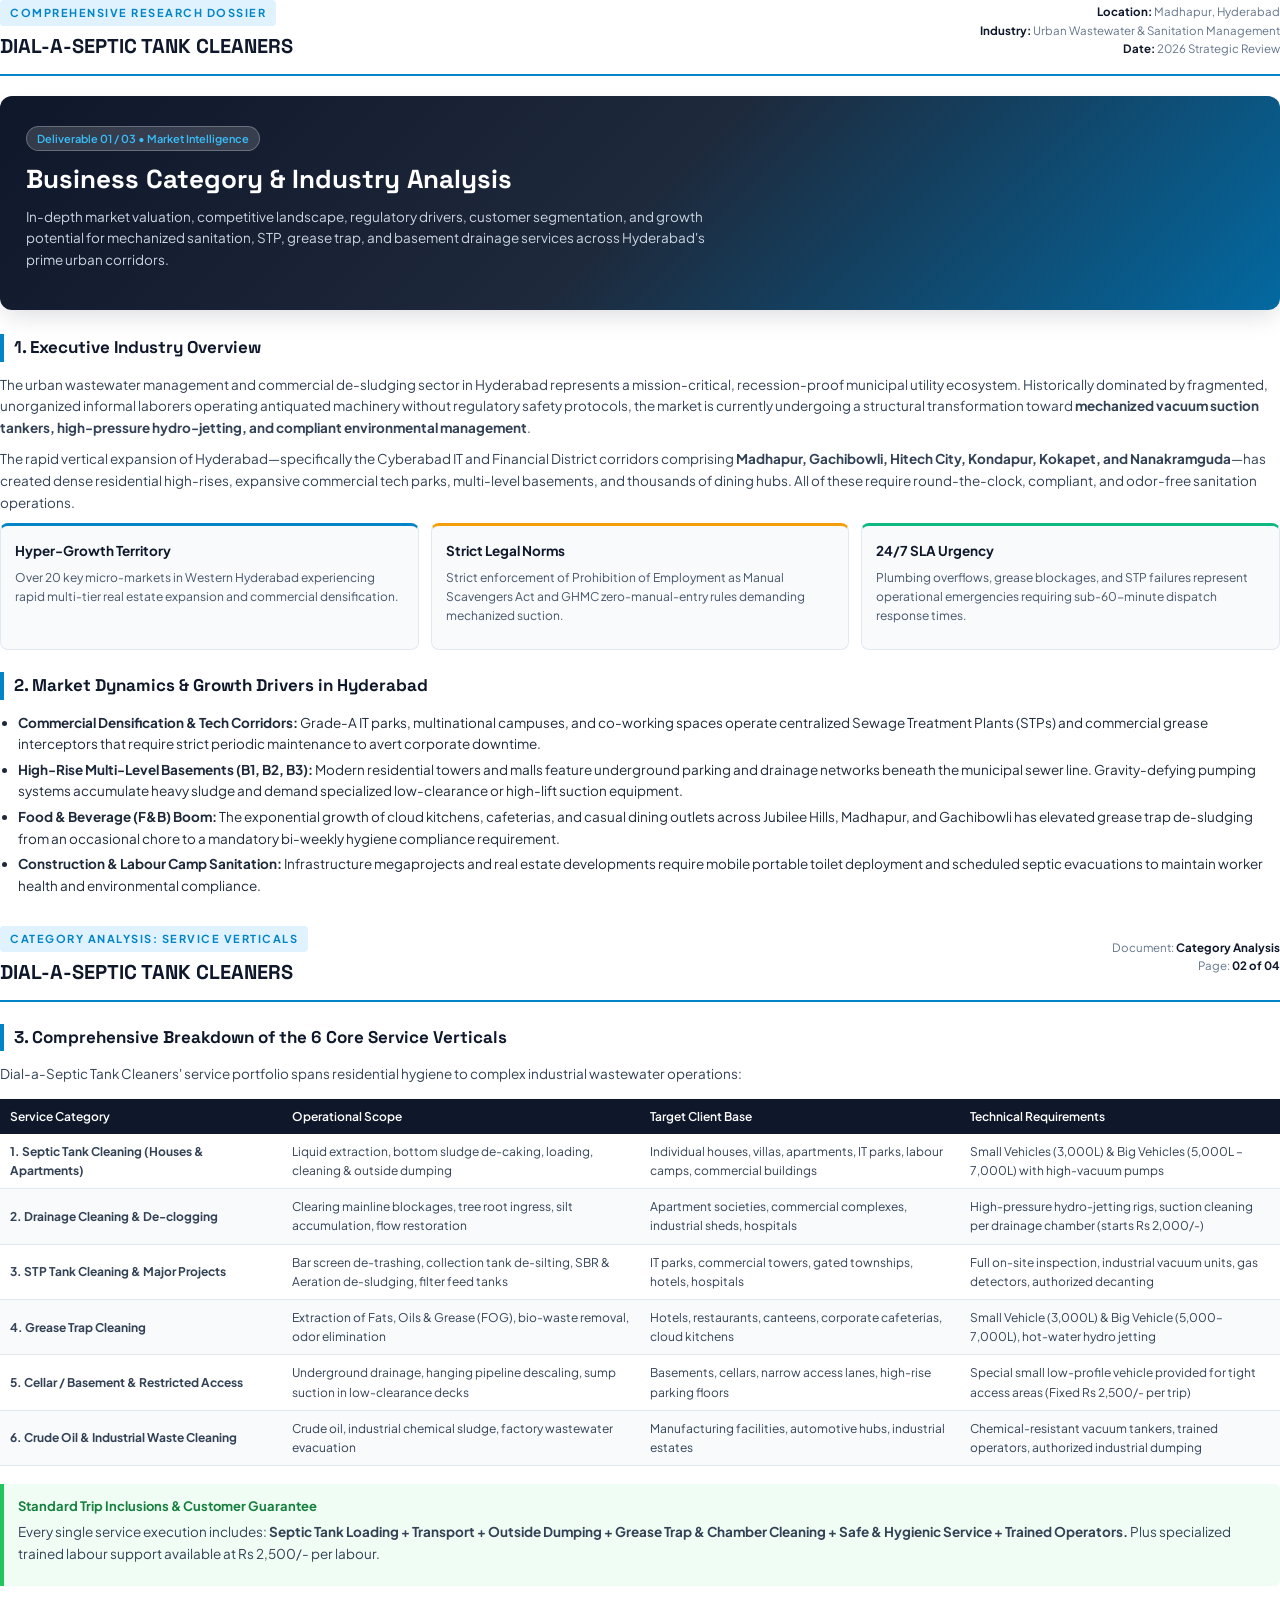
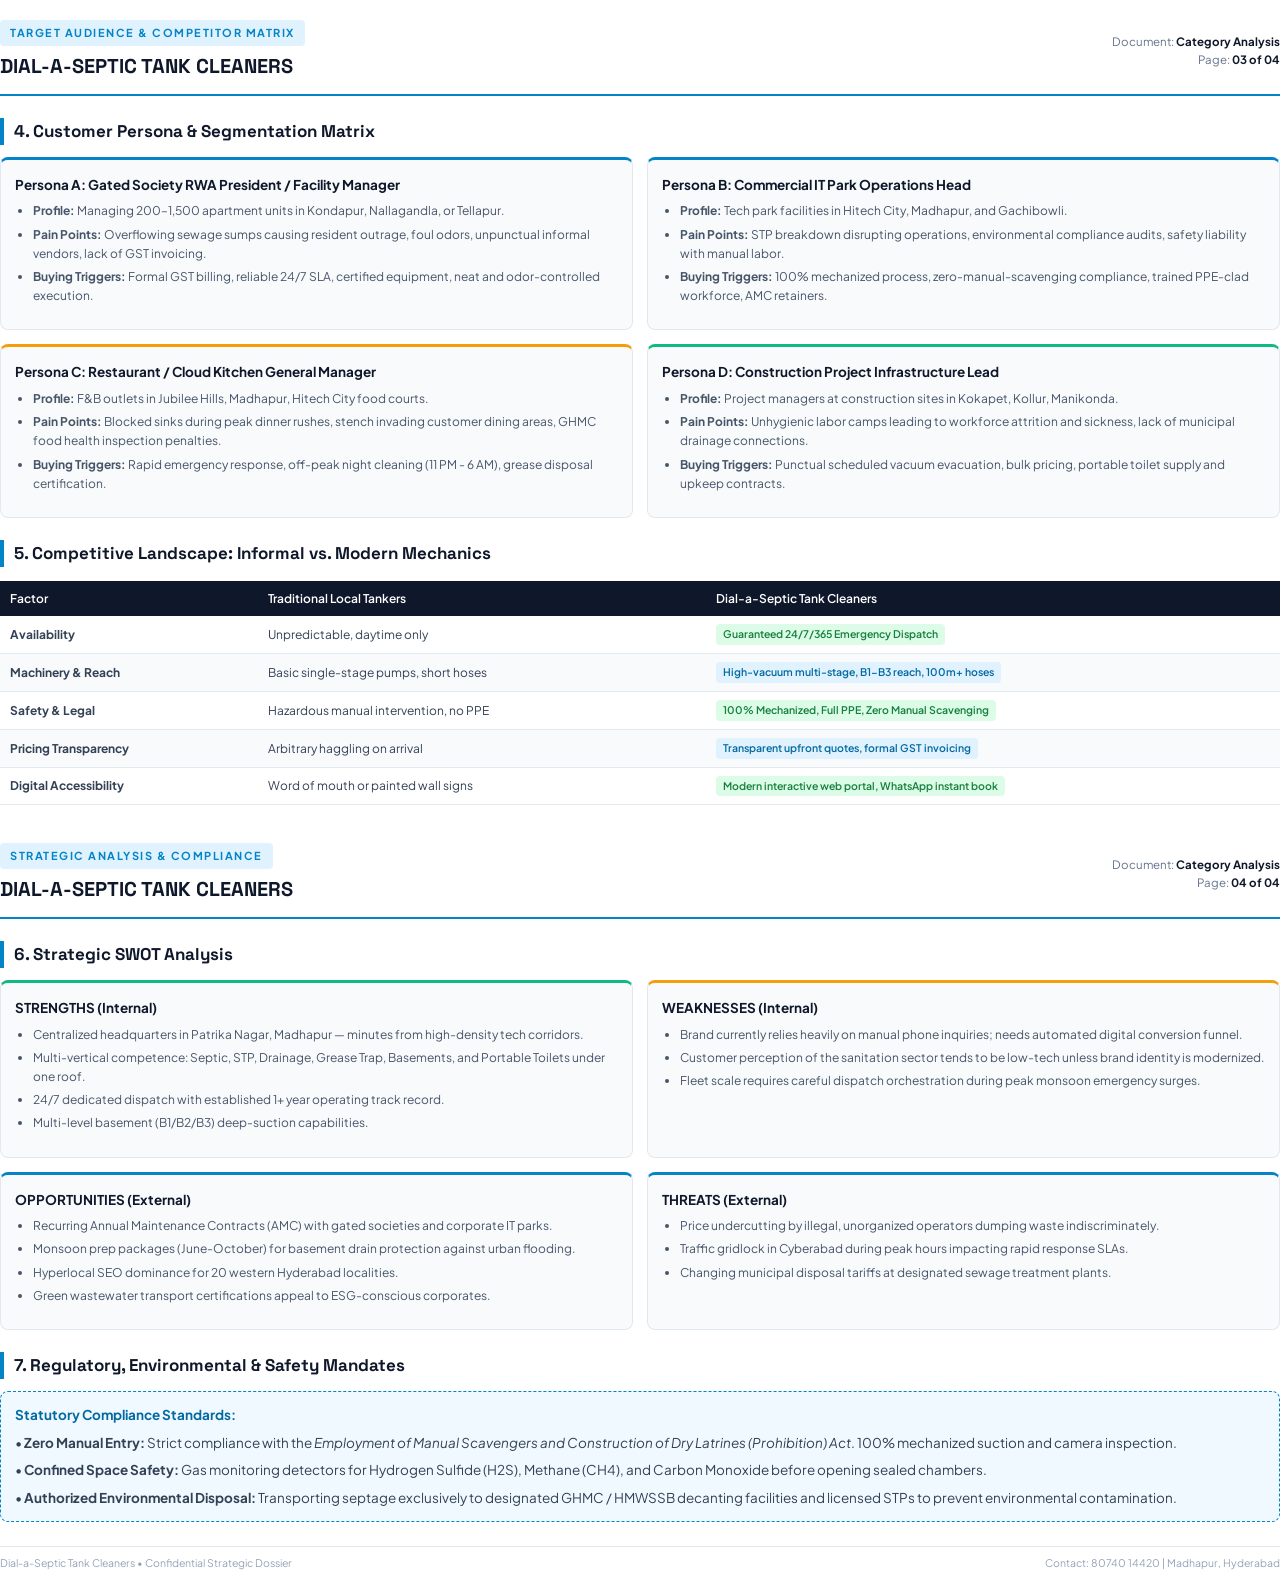
<file: Business_Category_Analysis.html>
<!DOCTYPE html>
<html lang="en">
<head>
<meta charset="UTF-8">
<title>Business Category & Industry Analysis - Dial-a-Septic Tank Cleaners</title>
<style>

@import url('https://fonts.googleapis.com/css2?family=Plus+Jakarta+Sans:wght@300;400;500;600;700;800&family=Space+Grotesk:wght@500;700&display=swap');

@page {
    size: A4;
    margin: 18mm 16mm 18mm 16mm;
    @bottom-right {
        content: counter(page);
    }
}

* {
    box-sizing: border-box;
    margin: 0;
    padding: 0;
}

body {
    font-family: 'Plus Jakarta Sans', -apple-system, BlinkMacSystemFont, 'Segoe UI', Roboto, sans-serif;
    color: #1e293b;
    background-color: #ffffff;
    line-height: 1.6;
    font-size: 13.5px;
}

.page {
    page-break-after: always;
    position: relative;
    padding-bottom: 20px;
}
.page:last-child {
    page-break-after: avoid;
}

.header {
    display: flex;
    justify-content: space-between;
    align-items: center;
    border-bottom: 2px solid #0284c7;
    padding-bottom: 12px;
    margin-bottom: 20px;
}

.brand-badge {
    font-size: 11px;
    font-weight: 700;
    color: #0284c7;
    text-transform: uppercase;
    letter-spacing: 1.5px;
    background: #e0f2fe;
    padding: 4px 10px;
    border-radius: 4px;
    display: inline-block;
    margin-bottom: 4px;
}

.brand-title {
    font-family: 'Space Grotesk', sans-serif;
    font-size: 20px;
    font-weight: 700;
    color: #0f172a;
}

.header-meta {
    text-align: right;
    font-size: 11.5px;
    color: #64748b;
}

.header-meta strong {
    color: #0f172a;
}

.doc-hero {
    background: linear-gradient(135deg, #0f172a 0%, #1e293b 50%, #0369a1 100%);
    color: white;
    padding: 30px 26px;
    border-radius: 12px;
    margin-bottom: 24px;
    box-shadow: 0 10px 25px -5px rgba(15, 23, 42, 0.15);
}

.doc-hero h1 {
    font-family: 'Space Grotesk', sans-serif;
    font-size: 26px;
    font-weight: 700;
    line-height: 1.25;
    margin-bottom: 10px;
    color: #ffffff;
}

.doc-hero p {
    font-size: 13.5px;
    color: #cbd5e1;
    max-width: 680px;
}

.doc-tag {
    display: inline-block;
    background: rgba(255,255,255,0.15);
    border: 1px solid rgba(255,255,255,0.25);
    color: #38bdf8;
    padding: 3px 10px;
    border-radius: 20px;
    font-size: 11px;
    font-weight: 600;
    margin-bottom: 12px;
}

h2 {
    font-family: 'Space Grotesk', sans-serif;
    font-size: 17px;
    font-weight: 700;
    color: #0f172a;
    border-left: 4px solid #0284c7;
    padding-left: 10px;
    margin-top: 22px;
    margin-bottom: 12px;
}

h3 {
    font-size: 14.5px;
    font-weight: 600;
    color: #1e293b;
    margin-top: 14px;
    margin-bottom: 6px;
}

p {
    margin-bottom: 10px;
    color: #334155;
}

.grid-2 {
    display: grid;
    grid-template-columns: 1fr 1fr;
    gap: 14px;
    margin-bottom: 16px;
}

.grid-3 {
    display: grid;
    grid-template-columns: 1fr 1fr 1fr;
    gap: 12px;
    margin-bottom: 16px;
}

.card {
    background: #f8fafc;
    border: 1px solid #e2e8f0;
    border-radius: 8px;
    padding: 14px;
}

.card-accent {
    border-top: 3px solid #0284c7;
}

.card-warn {
    border-top: 3px solid #f59e0b;
}

.card-success {
    border-top: 3px solid #10b981;
}

.card h4 {
    font-size: 13.5px;
    font-weight: 700;
    color: #0f172a;
    margin-bottom: 6px;
}

.card p, .card ul {
    font-size: 12px;
    color: #475569;
}

ul {
    padding-left: 18px;
    margin-bottom: 10px;
}

li {
    margin-bottom: 4px;
}

table {
    width: 100%;
    border-collapse: collapse;
    margin: 14px 0 18px 0;
    font-size: 12px;
}

th {
    background: #0f172a;
    color: #ffffff;
    text-align: left;
    padding: 8px 10px;
    font-weight: 600;
}

td {
    padding: 8px 10px;
    border-bottom: 1px solid #e2e8f0;
    color: #334155;
}

tr:nth-child(even) td {
    background: #f8fafc;
}

.badge {
    display: inline-block;
    padding: 2px 7px;
    border-radius: 4px;
    font-size: 10.5px;
    font-weight: 600;
}

.badge-blue { background: #e0f2fe; color: #0369a1; }
.badge-green { background: #dcfce7; color: #15803d; }
.badge-amber { background: #fef3c7; color: #b45309; }
.badge-red { background: #fee2e2; color: #b91c1c; }

.callout {
    background: #f0fdf4;
    border-left: 4px solid #22c55e;
    padding: 12px 14px;
    border-radius: 0 6px 6px 0;
    margin: 14px 0;
}

.callout-title {
    font-weight: 700;
    color: #15803d;
    font-size: 13px;
    margin-bottom: 4px;
}

.highlight-box {
    background: #f0f9ff;
    border: 1px dashed #0284c7;
    padding: 12px 14px;
    border-radius: 8px;
    margin: 12px 0;
}

.footer {
    border-top: 1px solid #e2e8f0;
    padding-top: 8px;
    display: flex;
    justify-content: space-between;
    font-size: 10.5px;
    color: #94a3b8;
    margin-top: 24px;
}

</style>
</head>
<body>

<!-- PAGE 1: Executive Summary & Category Overview -->
<div class="page">
    <div class="header">
        <div>
            <div class="brand-badge">Comprehensive Research Dossier</div>
            <div class="brand-title">DIAL-A-SEPTIC TANK CLEANERS</div>
        </div>
        <div class="header-meta">
            <div><strong>Location:</strong> Madhapur, Hyderabad</div>
            <div><strong>Industry:</strong> Urban Wastewater & Sanitation Management</div>
            <div><strong>Date:</strong> 2026 Strategic Review</div>
        </div>
    </div>

    <div class="doc-hero">
        <div class="doc-tag">Deliverable 01 / 03 • Market Intelligence</div>
        <h1>Business Category & Industry Analysis</h1>
        <p>In-depth market valuation, competitive landscape, regulatory drivers, customer segmentation, and growth potential for mechanized sanitation, STP, grease trap, and basement drainage services across Hyderabad's prime urban corridors.</p>
    </div>

    <h2>1. Executive Industry Overview</h2>
    <p>
        The urban wastewater management and commercial de-sludging sector in Hyderabad represents a mission-critical, recession-proof municipal utility ecosystem. Historically dominated by fragmented, unorganized informal laborers operating antiquated machinery without regulatory safety protocols, the market is currently undergoing a structural transformation toward <strong>mechanized vacuum suction tankers, high-pressure hydro-jetting, and compliant environmental management</strong>.
    </p>
    <p>
        The rapid vertical expansion of Hyderabad—specifically the Cyberabad IT and Financial District corridors comprising <strong>Madhapur, Gachibowli, Hitech City, Kondapur, Kokapet, and Nanakramguda</strong>—has created dense residential high-rises, expansive commercial tech parks, multi-level basements, and thousands of dining hubs. All of these require round-the-clock, compliant, and odor-free sanitation operations.
    </p>

    <div class="grid-3">
        <div class="card card-accent">
            <h4>Hyper-Growth Territory</h4>
            <p>Over 20 key micro-markets in Western Hyderabad experiencing rapid multi-tier real estate expansion and commercial densification.</p>
        </div>
        <div class="card card-warn">
            <h4>Strict Legal Norms</h4>
            <p>Strict enforcement of Prohibition of Employment as Manual Scavengers Act and GHMC zero-manual-entry rules demanding mechanized suction.</p>
        </div>
        <div class="card card-success">
            <h4>24/7 SLA Urgency</h4>
            <p>Plumbing overflows, grease blockages, and STP failures represent operational emergencies requiring sub-60-minute dispatch response times.</p>
        </div>
    </div>

    <h2>2. Market Dynamics & Growth Drivers in Hyderabad</h2>
    <ul>
        <li><strong>Commercial Densification & Tech Corridors:</strong> Grade-A IT parks, multinational campuses, and co-working spaces operate centralized Sewage Treatment Plants (STPs) and commercial grease interceptors that require strict periodic maintenance to avert corporate downtime.</li>
        <li><strong>High-Rise Multi-Level Basements (B1, B2, B3):</strong> Modern residential towers and malls feature underground parking and drainage networks beneath the municipal sewer line. Gravity-defying pumping systems accumulate heavy sludge and demand specialized low-clearance or high-lift suction equipment.</li>
        <li><strong>Food & Beverage (F&B) Boom:</strong> The exponential growth of cloud kitchens, cafeterias, and casual dining outlets across Jubilee Hills, Madhapur, and Gachibowli has elevated grease trap de-sludging from an occasional chore to a mandatory bi-weekly hygiene compliance requirement.</li>
        <li><strong>Construction & Labour Camp Sanitation:</strong> Infrastructure megaprojects and real estate developments require mobile portable toilet deployment and scheduled septic evacuations to maintain worker health and environmental compliance.</li>
    </ul>
</div>

<!-- PAGE 2: Service Verticals Deep Dive -->
<div class="page">
    <div class="header">
        <div>
            <div class="brand-badge">Category Analysis: Service Verticals</div>
            <div class="brand-title">DIAL-A-SEPTIC TANK CLEANERS</div>
        </div>
        <div class="header-meta">
            <div>Document: <strong>Category Analysis</strong></div>
            <div>Page: <strong>02 of 04</strong></div>
        </div>
    </div>

    <h2>3. Comprehensive Breakdown of the 6 Core Service Verticals</h2>
    <p>Dial-a-Septic Tank Cleaners' service portfolio spans residential hygiene to complex industrial wastewater operations:</p>

    <table>
        <thead>
            <tr>
                <th style="width: 22%;">Service Category</th>
                <th style="width: 28%;">Operational Scope</th>
                <th style="width: 25%;">Target Client Base</th>
                <th style="width: 25%;">Technical Requirements</th>
            </tr>
        </thead>
        <tbody>
            <tr>
                <td><strong>1. Septic Tank Cleaning (Houses & Apartments)</strong></td>
                <td>Liquid extraction, bottom sludge de-caking, loading, cleaning & outside dumping</td>
                <td>Individual houses, villas, apartments, IT parks, labour camps, commercial buildings</td>
                <td>Small Vehicles (3,000L) & Big Vehicles (5,000L – 7,000L) with high-vacuum pumps</td>
            </tr>
            <tr>
                <td><strong>2. Drainage Cleaning & De-clogging</strong></td>
                <td>Clearing mainline blockages, tree root ingress, silt accumulation, flow restoration</td>
                <td>Apartment societies, commercial complexes, industrial sheds, hospitals</td>
                <td>High-pressure hydro-jetting rigs, suction cleaning per drainage chamber (starts Rs 2,000/-)</td>
            </tr>
            <tr>
                <td><strong>3. STP Tank Cleaning & Major Projects</strong></td>
                <td>Bar screen de-trashing, collection tank de-silting, SBR & Aeration de-sludging, filter feed tanks</td>
                <td>IT parks, commercial towers, gated townships, hotels, hospitals</td>
                <td>Full on-site inspection, industrial vacuum units, gas detectors, authorized decanting</td>
            </tr>
            <tr>
                <td><strong>4. Grease Trap Cleaning</strong></td>
                <td>Extraction of Fats, Oils & Grease (FOG), bio-waste removal, odor elimination</td>
                <td>Hotels, restaurants, canteens, corporate cafeterias, cloud kitchens</td>
                <td>Small Vehicle (3,000L) & Big Vehicle (5,000–7,000L), hot-water hydro jetting</td>
            </tr>
            <tr>
                <td><strong>5. Cellar / Basement & Restricted Access</strong></td>
                <td>Underground drainage, hanging pipeline descaling, sump suction in low-clearance decks</td>
                <td>Basements, cellars, narrow access lanes, high-rise parking floors</td>
                <td>Special small low-profile vehicle provided for tight access areas (Fixed Rs 2,500/- per trip)</td>
            </tr>
            <tr>
                <td><strong>6. Crude Oil & Industrial Waste Cleaning</strong></td>
                <td>Crude oil, industrial chemical sludge, factory wastewater evacuation</td>
                <td>Manufacturing facilities, automotive hubs, industrial estates</td>
                <td>Chemical-resistant vacuum tankers, trained operators, authorized industrial dumping</td>
            </tr>
        </tbody>
    </table>

    <div class="callout">
        <div class="callout-title">Standard Trip Inclusions & Customer Guarantee</div>
        <p>Every single service execution includes: <strong>Septic Tank Loading + Transport + Outside Dumping + Grease Trap & Chamber Cleaning + Safe & Hygienic Service + Trained Operators.</strong> Plus specialized trained labour support available at Rs 2,500/- per labour.</p>
    </div>
</div>

<!-- PAGE 3: Customer Personas & Market Segmentation -->
<div class="page">
    <div class="header">
        <div>
            <div class="brand-badge">Target Audience & Competitor Matrix</div>
            <div class="brand-title">DIAL-A-SEPTIC TANK CLEANERS</div>
        </div>
        <div class="header-meta">
            <div>Document: <strong>Category Analysis</strong></div>
            <div>Page: <strong>03 of 04</strong></div>
        </div>
    </div>

    <h2>4. Customer Persona & Segmentation Matrix</h2>

    <div class="grid-2">
        <div class="card card-accent">
            <h4>Persona A: Gated Society RWA President / Facility Manager</h4>
            <ul>
                <li><strong>Profile:</strong> Managing 200–1,500 apartment units in Kondapur, Nallagandla, or Tellapur.</li>
                <li><strong>Pain Points:</strong> Overflowing sewage sumps causing resident outrage, foul odors, unpunctual informal vendors, lack of GST invoicing.</li>
                <li><strong>Buying Triggers:</strong> Formal GST billing, reliable 24/7 SLA, certified equipment, neat and odor-controlled execution.</li>
            </ul>
        </div>
        <div class="card card-accent">
            <h4>Persona B: Commercial IT Park Operations Head</h4>
            <ul>
                <li><strong>Profile:</strong> Tech park facilities in Hitech City, Madhapur, and Gachibowli.</li>
                <li><strong>Pain Points:</strong> STP breakdown disrupting operations, environmental compliance audits, safety liability with manual labor.</li>
                <li><strong>Buying Triggers:</strong> 100% mechanized process, zero-manual-scavenging compliance, trained PPE-clad workforce, AMC retainers.</li>
            </ul>
        </div>
        <div class="card card-warn">
            <h4>Persona C: Restaurant / Cloud Kitchen General Manager</h4>
            <ul>
                <li><strong>Profile:</strong> F&B outlets in Jubilee Hills, Madhapur, Hitech City food courts.</li>
                <li><strong>Pain Points:</strong> Blocked sinks during peak dinner rushes, stench invading customer dining areas, GHMC food health inspection penalties.</li>
                <li><strong>Buying Triggers:</strong> Rapid emergency response, off-peak night cleaning (11 PM - 6 AM), grease disposal certification.</li>
            </ul>
        </div>
        <div class="card card-success">
            <h4>Persona D: Construction Project Infrastructure Lead</h4>
            <ul>
                <li><strong>Profile:</strong> Project managers at construction sites in Kokapet, Kollur, Manikonda.</li>
                <li><strong>Pain Points:</strong> Unhygienic labor camps leading to workforce attrition and sickness, lack of municipal drainage connections.</li>
                <li><strong>Buying Triggers:</strong> Punctual scheduled vacuum evacuation, bulk pricing, portable toilet supply and upkeep contracts.</li>
            </ul>
        </div>
    </div>

    <h2>5. Competitive Landscape: Informal vs. Modern Mechanics</h2>
    <table>
        <thead>
            <tr>
                <th>Factor</th>
                <th>Traditional Local Tankers</th>
                <th>Dial-a-Septic Tank Cleaners</th>
            </tr>
        </thead>
        <tbody>
            <tr>
                <td><strong>Availability</strong></td>
                <td>Unpredictable, daytime only</td>
                <td><span class="badge badge-green">Guaranteed 24/7/365 Emergency Dispatch</span></td>
            </tr>
            <tr>
                <td><strong>Machinery & Reach</strong></td>
                <td>Basic single-stage pumps, short hoses</td>
                <td><span class="badge badge-blue">High-vacuum multi-stage, B1-B3 reach, 100m+ hoses</span></td>
            </tr>
            <tr>
                <td><strong>Safety & Legal</strong></td>
                <td>Hazardous manual intervention, no PPE</td>
                <td><span class="badge badge-green">100% Mechanized, Full PPE, Zero Manual Scavenging</span></td>
            </tr>
            <tr>
                <td><strong>Pricing Transparency</strong></td>
                <td>Arbitrary haggling on arrival</td>
                <td><span class="badge badge-blue">Transparent upfront quotes, formal GST invoicing</span></td>
            </tr>
            <tr>
                <td><strong>Digital Accessibility</strong></td>
                <td>Word of mouth or painted wall signs</td>
                <td><span class="badge badge-green">Modern interactive web portal, WhatsApp instant book</span></td>
            </tr>
        </tbody>
    </table>
</div>

<!-- PAGE 4: SWOT & Regulatory Compliance -->
<div class="page">
    <div class="header">
        <div>
            <div class="brand-badge">Strategic Analysis & Compliance</div>
            <div class="brand-title">DIAL-A-SEPTIC TANK CLEANERS</div>
        </div>
        <div class="header-meta">
            <div>Document: <strong>Category Analysis</strong></div>
            <div>Page: <strong>04 of 04</strong></div>
        </div>
    </div>

    <h2>6. Strategic SWOT Analysis</h2>
    <div class="grid-2">
        <div class="card card-success">
            <h4>STRENGTHS (Internal)</h4>
            <ul>
                <li>Centralized headquarters in Patrika Nagar, Madhapur — minutes from high-density tech corridors.</li>
                <li>Multi-vertical competence: Septic, STP, Drainage, Grease Trap, Basements, and Portable Toilets under one roof.</li>
                <li>24/7 dedicated dispatch with established 1+ year operating track record.</li>
                <li>Multi-level basement (B1/B2/B3) deep-suction capabilities.</li>
            </ul>
        </div>
        <div class="card card-warn">
            <h4>WEAKNESSES (Internal)</h4>
            <ul>
                <li>Brand currently relies heavily on manual phone inquiries; needs automated digital conversion funnel.</li>
                <li>Customer perception of the sanitation sector tends to be low-tech unless brand identity is modernized.</li>
                <li>Fleet scale requires careful dispatch orchestration during peak monsoon emergency surges.</li>
            </ul>
        </div>
        <div class="card card-accent">
            <h4>OPPORTUNITIES (External)</h4>
            <ul>
                <li>Recurring Annual Maintenance Contracts (AMC) with gated societies and corporate IT parks.</li>
                <li>Monsoon prep packages (June-October) for basement drain protection against urban flooding.</li>
                <li>Hyperlocal SEO dominance for 20 western Hyderabad localities.</li>
                <li>Green wastewater transport certifications appeal to ESG-conscious corporates.</li>
            </ul>
        </div>
        <div class="card card-accent">
            <h4>THREATS (External)</h4>
            <ul>
                <li>Price undercutting by illegal, unorganized operators dumping waste indiscriminately.</li>
                <li>Traffic gridlock in Cyberabad during peak hours impacting rapid response SLAs.</li>
                <li>Changing municipal disposal tariffs at designated sewage treatment plants.</li>
            </ul>
        </div>
    </div>

    <h2>7. Regulatory, Environmental & Safety Mandates</h2>
    <div class="highlight-box">
        <h4 style="color: #0369a1; margin-bottom: 6px;">Statutory Compliance Standards:</h4>
        <p style="margin-bottom: 6px;">
            • <strong>Zero Manual Entry:</strong> Strict compliance with the <em>Employment of Manual Scavengers and Construction of Dry Latrines (Prohibition) Act</em>. 100% mechanized suction and camera inspection.
        </p>
        <p style="margin-bottom: 6px;">
            • <strong>Confined Space Safety:</strong> Gas monitoring detectors for Hydrogen Sulfide (H2S), Methane (CH4), and Carbon Monoxide before opening sealed chambers.
        </p>
        <p style="margin-bottom: 0;">
            • <strong>Authorized Environmental Disposal:</strong> Transporting septage exclusively to designated GHMC / HMWSSB decanting facilities and licensed STPs to prevent environmental contamination.
        </p>
    </div>

    <div class="footer">
        <div>Dial-a-Septic Tank Cleaners • Confidential Strategic Dossier</div>
        <div>Contact: 80740 14420 | Madhapur, Hyderabad</div>
    </div>
</div>

</body>
</html>
</file>
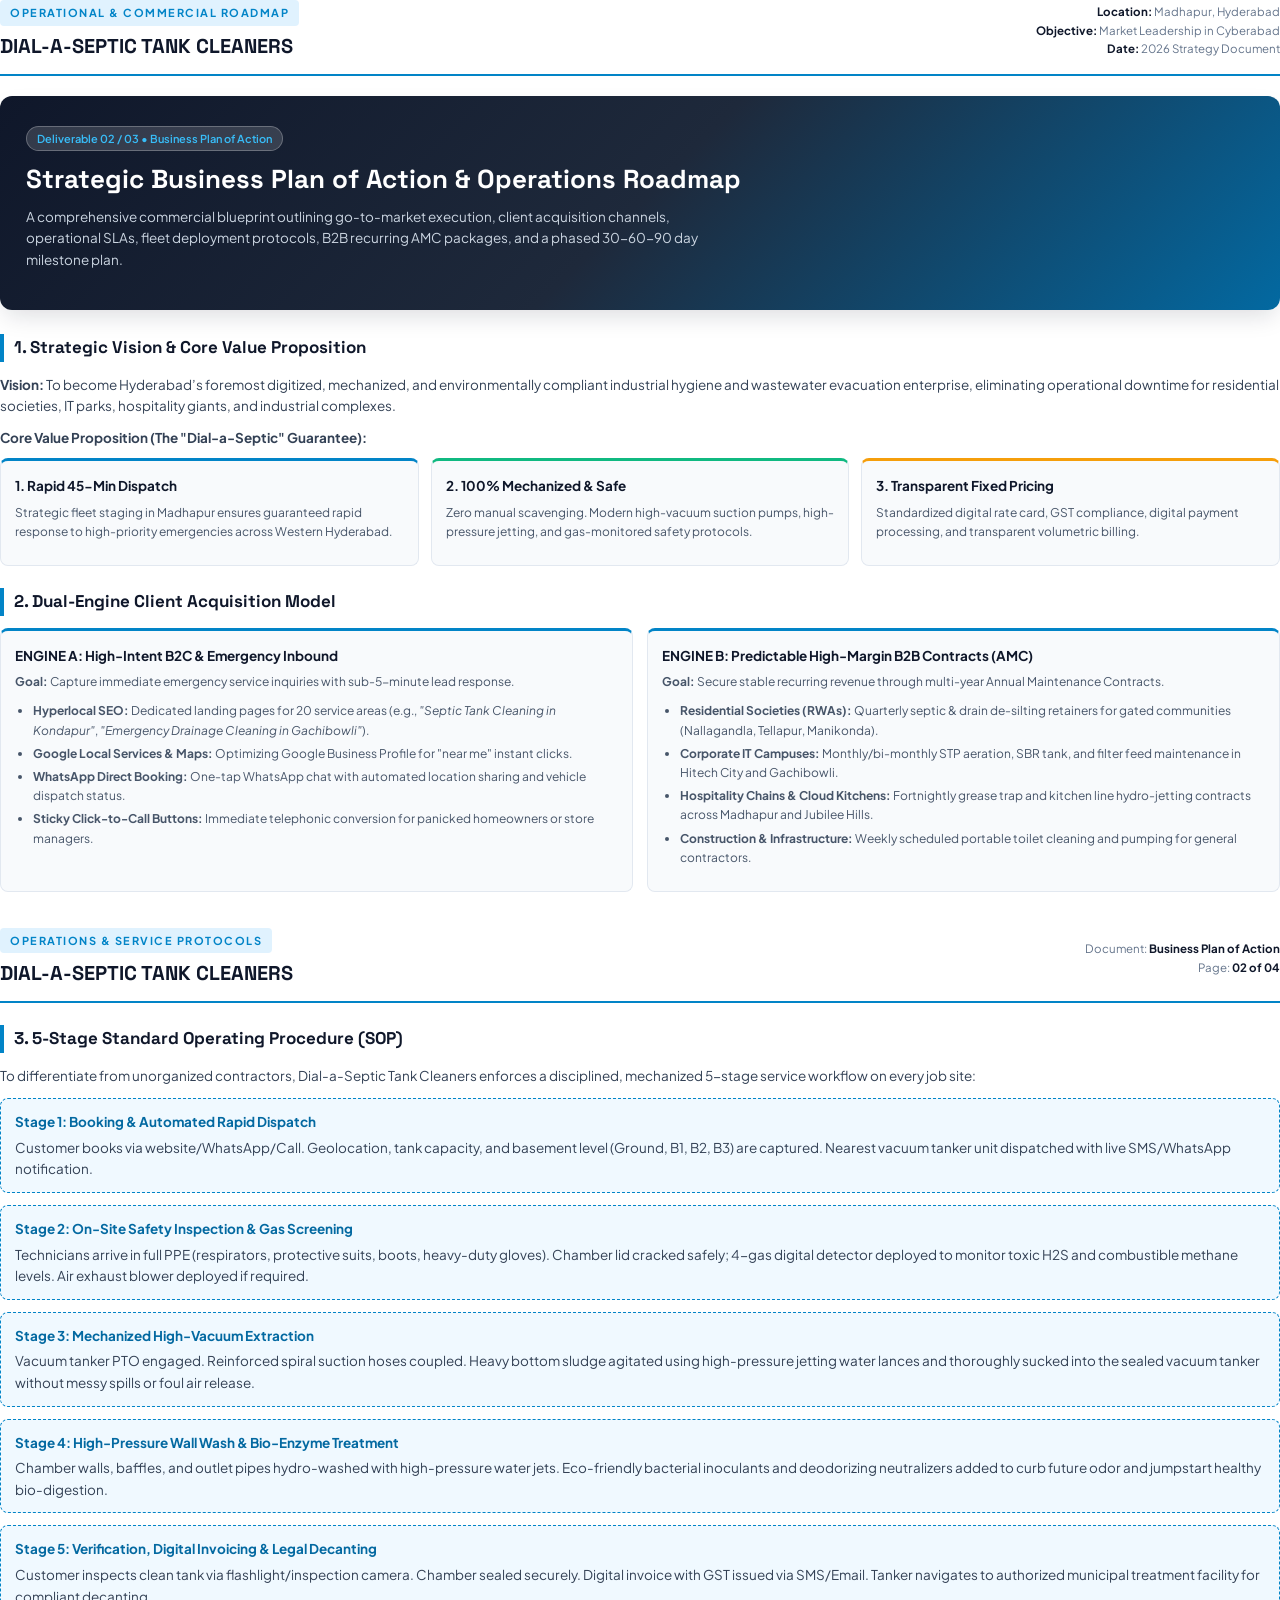
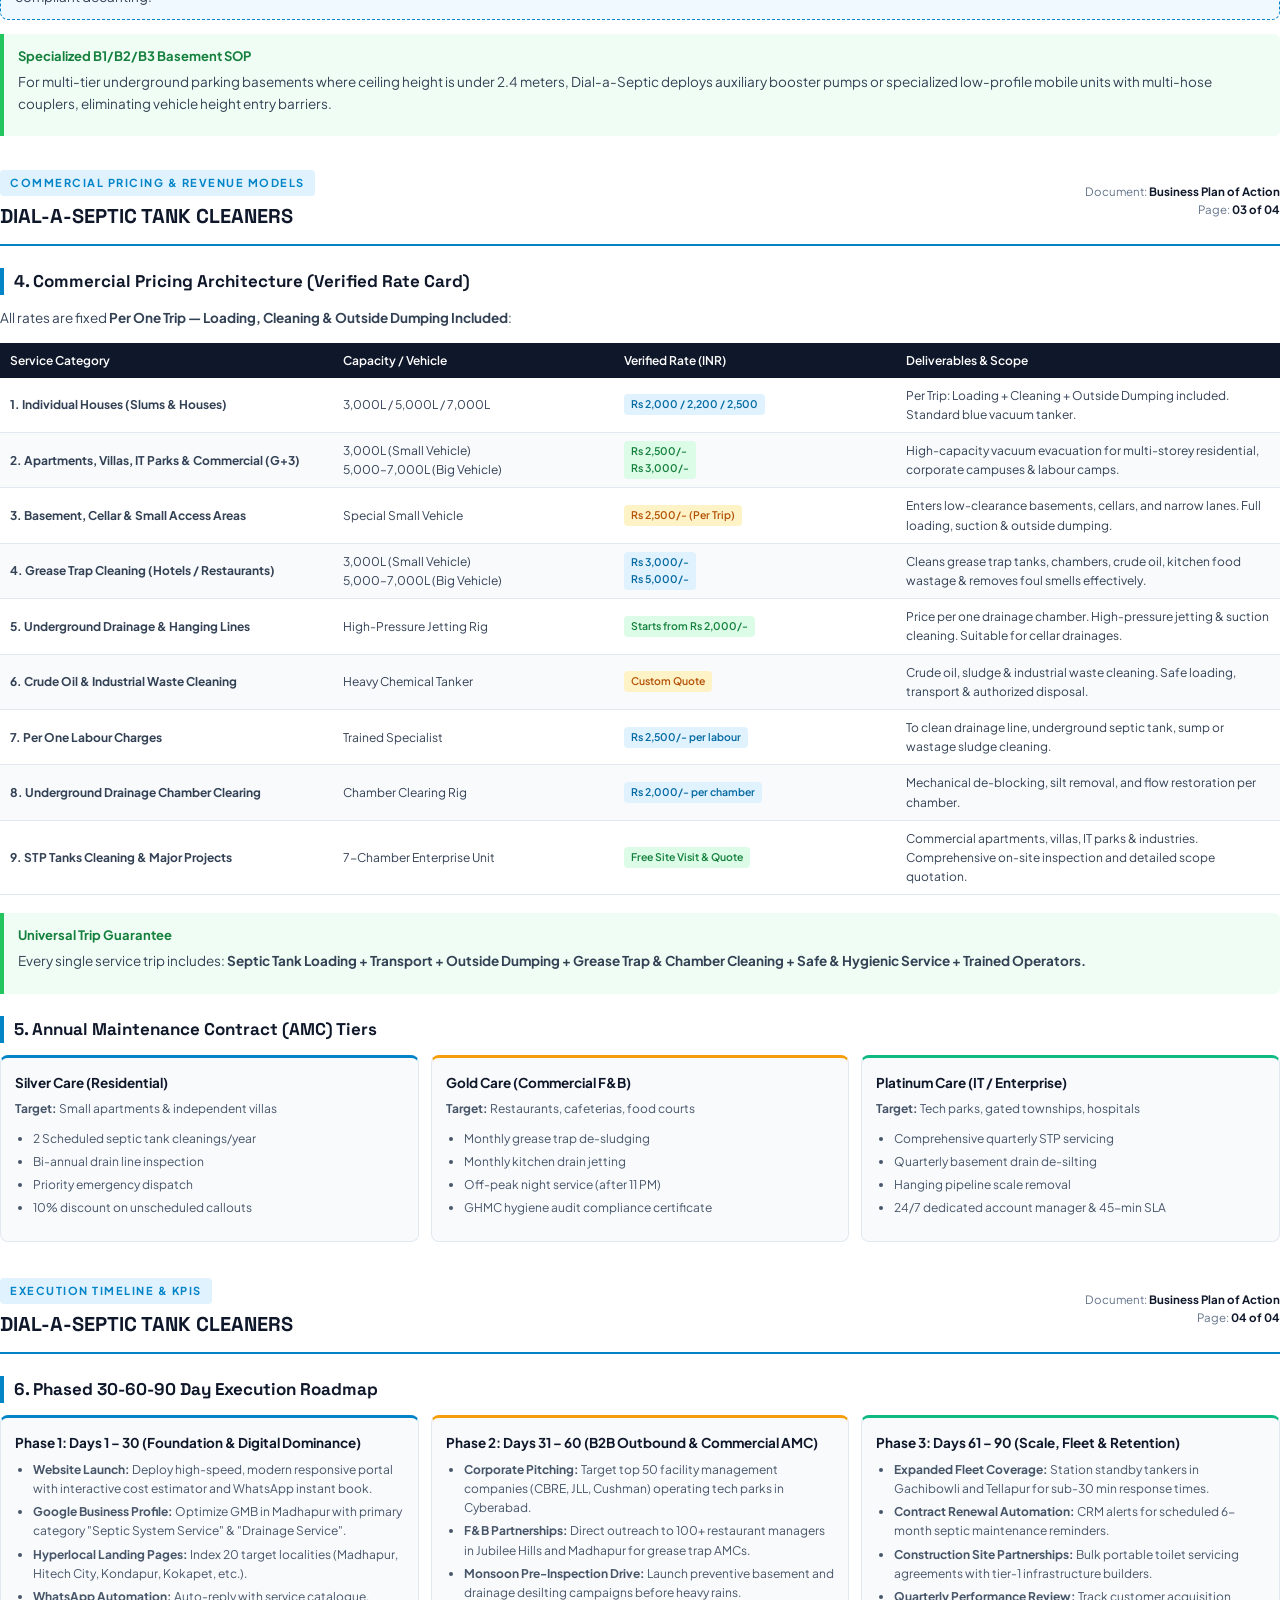
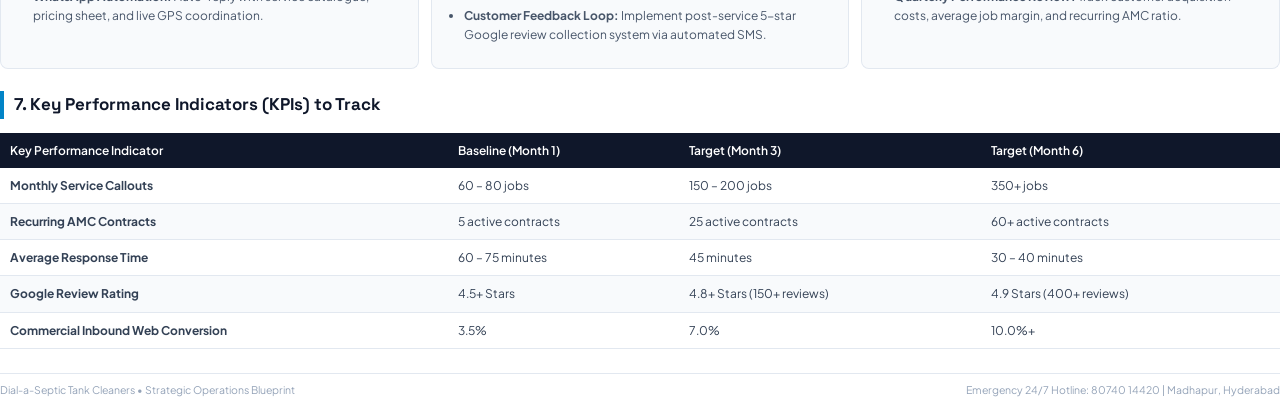
<file: Business_Plan_Of_Action.html>
<!DOCTYPE html>
<html lang="en">
<head>
<meta charset="UTF-8">
<title>Business Plan of Action - Dial-a-Septic Tank Cleaners</title>
<style>

@import url('https://fonts.googleapis.com/css2?family=Plus+Jakarta+Sans:wght@300;400;500;600;700;800&family=Space+Grotesk:wght@500;700&display=swap');

@page {
    size: A4;
    margin: 18mm 16mm 18mm 16mm;
    @bottom-right {
        content: counter(page);
    }
}

* {
    box-sizing: border-box;
    margin: 0;
    padding: 0;
}

body {
    font-family: 'Plus Jakarta Sans', -apple-system, BlinkMacSystemFont, 'Segoe UI', Roboto, sans-serif;
    color: #1e293b;
    background-color: #ffffff;
    line-height: 1.6;
    font-size: 13.5px;
}

.page {
    page-break-after: always;
    position: relative;
    padding-bottom: 20px;
}
.page:last-child {
    page-break-after: avoid;
}

.header {
    display: flex;
    justify-content: space-between;
    align-items: center;
    border-bottom: 2px solid #0284c7;
    padding-bottom: 12px;
    margin-bottom: 20px;
}

.brand-badge {
    font-size: 11px;
    font-weight: 700;
    color: #0284c7;
    text-transform: uppercase;
    letter-spacing: 1.5px;
    background: #e0f2fe;
    padding: 4px 10px;
    border-radius: 4px;
    display: inline-block;
    margin-bottom: 4px;
}

.brand-title {
    font-family: 'Space Grotesk', sans-serif;
    font-size: 20px;
    font-weight: 700;
    color: #0f172a;
}

.header-meta {
    text-align: right;
    font-size: 11.5px;
    color: #64748b;
}

.header-meta strong {
    color: #0f172a;
}

.doc-hero {
    background: linear-gradient(135deg, #0f172a 0%, #1e293b 50%, #0369a1 100%);
    color: white;
    padding: 30px 26px;
    border-radius: 12px;
    margin-bottom: 24px;
    box-shadow: 0 10px 25px -5px rgba(15, 23, 42, 0.15);
}

.doc-hero h1 {
    font-family: 'Space Grotesk', sans-serif;
    font-size: 26px;
    font-weight: 700;
    line-height: 1.25;
    margin-bottom: 10px;
    color: #ffffff;
}

.doc-hero p {
    font-size: 13.5px;
    color: #cbd5e1;
    max-width: 680px;
}

.doc-tag {
    display: inline-block;
    background: rgba(255,255,255,0.15);
    border: 1px solid rgba(255,255,255,0.25);
    color: #38bdf8;
    padding: 3px 10px;
    border-radius: 20px;
    font-size: 11px;
    font-weight: 600;
    margin-bottom: 12px;
}

h2 {
    font-family: 'Space Grotesk', sans-serif;
    font-size: 17px;
    font-weight: 700;
    color: #0f172a;
    border-left: 4px solid #0284c7;
    padding-left: 10px;
    margin-top: 22px;
    margin-bottom: 12px;
}

h3 {
    font-size: 14.5px;
    font-weight: 600;
    color: #1e293b;
    margin-top: 14px;
    margin-bottom: 6px;
}

p {
    margin-bottom: 10px;
    color: #334155;
}

.grid-2 {
    display: grid;
    grid-template-columns: 1fr 1fr;
    gap: 14px;
    margin-bottom: 16px;
}

.grid-3 {
    display: grid;
    grid-template-columns: 1fr 1fr 1fr;
    gap: 12px;
    margin-bottom: 16px;
}

.card {
    background: #f8fafc;
    border: 1px solid #e2e8f0;
    border-radius: 8px;
    padding: 14px;
}

.card-accent {
    border-top: 3px solid #0284c7;
}

.card-warn {
    border-top: 3px solid #f59e0b;
}

.card-success {
    border-top: 3px solid #10b981;
}

.card h4 {
    font-size: 13.5px;
    font-weight: 700;
    color: #0f172a;
    margin-bottom: 6px;
}

.card p, .card ul {
    font-size: 12px;
    color: #475569;
}

ul {
    padding-left: 18px;
    margin-bottom: 10px;
}

li {
    margin-bottom: 4px;
}

table {
    width: 100%;
    border-collapse: collapse;
    margin: 14px 0 18px 0;
    font-size: 12px;
}

th {
    background: #0f172a;
    color: #ffffff;
    text-align: left;
    padding: 8px 10px;
    font-weight: 600;
}

td {
    padding: 8px 10px;
    border-bottom: 1px solid #e2e8f0;
    color: #334155;
}

tr:nth-child(even) td {
    background: #f8fafc;
}

.badge {
    display: inline-block;
    padding: 2px 7px;
    border-radius: 4px;
    font-size: 10.5px;
    font-weight: 600;
}

.badge-blue { background: #e0f2fe; color: #0369a1; }
.badge-green { background: #dcfce7; color: #15803d; }
.badge-amber { background: #fef3c7; color: #b45309; }
.badge-red { background: #fee2e2; color: #b91c1c; }

.callout {
    background: #f0fdf4;
    border-left: 4px solid #22c55e;
    padding: 12px 14px;
    border-radius: 0 6px 6px 0;
    margin: 14px 0;
}

.callout-title {
    font-weight: 700;
    color: #15803d;
    font-size: 13px;
    margin-bottom: 4px;
}

.highlight-box {
    background: #f0f9ff;
    border: 1px dashed #0284c7;
    padding: 12px 14px;
    border-radius: 8px;
    margin: 12px 0;
}

.footer {
    border-top: 1px solid #e2e8f0;
    padding-top: 8px;
    display: flex;
    justify-content: space-between;
    font-size: 10.5px;
    color: #94a3b8;
    margin-top: 24px;
}

</style>
</head>
<body>

<!-- PAGE 1: Strategic Vision & Go-to-Market -->
<div class="page">
    <div class="header">
        <div>
            <div class="brand-badge">Operational & Commercial Roadmap</div>
            <div class="brand-title">DIAL-A-SEPTIC TANK CLEANERS</div>
        </div>
        <div class="header-meta">
            <div><strong>Location:</strong> Madhapur, Hyderabad</div>
            <div><strong>Objective:</strong> Market Leadership in Cyberabad</div>
            <div><strong>Date:</strong> 2026 Strategy Document</div>
        </div>
    </div>

    <div class="doc-hero">
        <div class="doc-tag">Deliverable 02 / 03 • Business Plan of Action</div>
        <h1>Strategic Business Plan of Action & Operations Roadmap</h1>
        <p>A comprehensive commercial blueprint outlining go-to-market execution, client acquisition channels, operational SLAs, fleet deployment protocols, B2B recurring AMC packages, and a phased 30-60-90 day milestone plan.</p>
    </div>

    <h2>1. Strategic Vision & Core Value Proposition</h2>
    <p>
        <strong>Vision:</strong> To become Hyderabad’s foremost digitized, mechanized, and environmentally compliant industrial hygiene and wastewater evacuation enterprise, eliminating operational downtime for residential societies, IT parks, hospitality giants, and industrial complexes.
    </p>
    <p>
        <strong>Core Value Proposition (The "Dial-a-Septic" Guarantee):</strong>
    </p>
    <div class="grid-3">
        <div class="card card-accent">
            <h4>1. Rapid 45-Min Dispatch</h4>
            <p>Strategic fleet staging in Madhapur ensures guaranteed rapid response to high-priority emergencies across Western Hyderabad.</p>
        </div>
        <div class="card card-success">
            <h4>2. 100% Mechanized & Safe</h4>
            <p>Zero manual scavenging. Modern high-vacuum suction pumps, high-pressure jetting, and gas-monitored safety protocols.</p>
        </div>
        <div class="card card-warn">
            <h4>3. Transparent Fixed Pricing</h4>
            <p>Standardized digital rate card, GST compliance, digital payment processing, and transparent volumetric billing.</p>
        </div>
    </div>

    <h2>2. Dual-Engine Client Acquisition Model</h2>
    <div class="grid-2">
        <div class="card card-accent">
            <h4>ENGINE A: High-Intent B2C & Emergency Inbound</h4>
            <p><strong>Goal:</strong> Capture immediate emergency service inquiries with sub-5-minute lead response.</p>
            <ul>
                <li><strong>Hyperlocal SEO:</strong> Dedicated landing pages for 20 service areas (e.g., <em>"Septic Tank Cleaning in Kondapur"</em>, <em>"Emergency Drainage Cleaning in Gachibowli"</em>).</li>
                <li><strong>Google Local Services & Maps:</strong> Optimizing Google Business Profile for "near me" instant clicks.</li>
                <li><strong>WhatsApp Direct Booking:</strong> One-tap WhatsApp chat with automated location sharing and vehicle dispatch status.</li>
                <li><strong>Sticky Click-to-Call Buttons:</strong> Immediate telephonic conversion for panicked homeowners or store managers.</li>
            </ul>
        </div>
        <div class="card card-accent">
            <h4>ENGINE B: Predictable High-Margin B2B Contracts (AMC)</h4>
            <p><strong>Goal:</strong> Secure stable recurring revenue through multi-year Annual Maintenance Contracts.</p>
            <ul>
                <li><strong>Residential Societies (RWAs):</strong> Quarterly septic & drain de-silting retainers for gated communities (Nallagandla, Tellapur, Manikonda).</li>
                <li><strong>Corporate IT Campuses:</strong> Monthly/bi-monthly STP aeration, SBR tank, and filter feed maintenance in Hitech City and Gachibowli.</li>
                <li><strong>Hospitality Chains & Cloud Kitchens:</strong> Fortnightly grease trap and kitchen line hydro-jetting contracts across Madhapur and Jubilee Hills.</li>
                <li><strong>Construction & Infrastructure:</strong> Weekly scheduled portable toilet cleaning and pumping for general contractors.</li>
            </ul>
        </div>
    </div>
</div>

<!-- PAGE 2: Standard Operating Procedure (SOP) -->
<div class="page">
    <div class="header">
        <div>
            <div class="brand-badge">Operations & Service Protocols</div>
            <div class="brand-title">DIAL-A-SEPTIC TANK CLEANERS</div>
        </div>
        <div class="header-meta">
            <div>Document: <strong>Business Plan of Action</strong></div>
            <div>Page: <strong>02 of 04</strong></div>
        </div>
    </div>

    <h2>3. 5-Stage Standard Operating Procedure (SOP)</h2>
    <p>To differentiate from unorganized contractors, Dial-a-Septic Tank Cleaners enforces a disciplined, mechanized 5-stage service workflow on every job site:</p>

    <div class="highlight-box">
        <h4 style="color: #0369a1; margin-bottom: 4px;">Stage 1: Booking & Automated Rapid Dispatch</h4>
        <p style="margin-bottom: 0;">Customer books via website/WhatsApp/Call. Geolocation, tank capacity, and basement level (Ground, B1, B2, B3) are captured. Nearest vacuum tanker unit dispatched with live SMS/WhatsApp notification.</p>
    </div>

    <div class="highlight-box">
        <h4 style="color: #0369a1; margin-bottom: 4px;">Stage 2: On-Site Safety Inspection & Gas Screening</h4>
        <p style="margin-bottom: 0;">Technicians arrive in full PPE (respirators, protective suits, boots, heavy-duty gloves). Chamber lid cracked safely; 4-gas digital detector deployed to monitor toxic H2S and combustible methane levels. Air exhaust blower deployed if required.</p>
    </div>

    <div class="highlight-box">
        <h4 style="color: #0369a1; margin-bottom: 4px;">Stage 3: Mechanized High-Vacuum Extraction</h4>
        <p style="margin-bottom: 0;">Vacuum tanker PTO engaged. Reinforced spiral suction hoses coupled. Heavy bottom sludge agitated using high-pressure jetting water lances and thoroughly sucked into the sealed vacuum tanker without messy spills or foul air release.</p>
    </div>

    <div class="highlight-box">
        <h4 style="color: #0369a1; margin-bottom: 4px;">Stage 4: High-Pressure Wall Wash & Bio-Enzyme Treatment</h4>
        <p style="margin-bottom: 0;">Chamber walls, baffles, and outlet pipes hydro-washed with high-pressure water jets. Eco-friendly bacterial inoculants and deodorizing neutralizers added to curb future odor and jumpstart healthy bio-digestion.</p>
    </div>

    <div class="highlight-box">
        <h4 style="color: #0369a1; margin-bottom: 4px;">Stage 5: Verification, Digital Invoicing & Legal Decanting</h4>
        <p style="margin-bottom: 0;">Customer inspects clean tank via flashlight/inspection camera. Chamber sealed securely. Digital invoice with GST issued via SMS/Email. Tanker navigates to authorized municipal treatment facility for compliant decanting.</p>
    </div>

    <div class="callout">
        <div class="callout-title">Specialized B1/B2/B3 Basement SOP</div>
        <p>For multi-tier underground parking basements where ceiling height is under 2.4 meters, Dial-a-Septic deploys auxiliary booster pumps or specialized low-profile mobile units with multi-hose couplers, eliminating vehicle height entry barriers.</p>
    </div>
</div>

<!-- PAGE 3: Pricing Models & B2B Packages -->
<div class="page">
    <div class="header">
        <div>
            <div class="brand-badge">Commercial Pricing & Revenue Models</div>
            <div class="brand-title">DIAL-A-SEPTIC TANK CLEANERS</div>
        </div>
        <div class="header-meta">
            <div>Document: <strong>Business Plan of Action</strong></div>
            <div>Page: <strong>03 of 04</strong></div>
        </div>
    </div>

    <h2>4. Commercial Pricing Architecture (Verified Rate Card)</h2>
    <p>All rates are fixed <strong>Per One Trip — Loading, Cleaning & Outside Dumping Included</strong>:</p>

    <table>
        <thead>
            <tr>
                <th style="width: 26%;">Service Category</th>
                <th style="width: 22%;">Capacity / Vehicle</th>
                <th style="width: 22%;">Verified Rate (INR)</th>
                <th style="width: 30%;">Deliverables & Scope</th>
            </tr>
        </thead>
        <tbody>
            <tr>
                <td><strong>1. Individual Houses (Slums & Houses)</strong></td>
                <td>3,000L / 5,000L / 7,000L</td>
                <td><span class="badge badge-blue">Rs 2,000 / 2,200 / 2,500</span></td>
                <td>Per Trip: Loading + Cleaning + Outside Dumping included. Standard blue vacuum tanker.</td>
            </tr>
            <tr>
                <td><strong>2. Apartments, Villas, IT Parks & Commercial (G+3)</strong></td>
                <td>3,000L (Small Vehicle)<br>5,000–7,000L (Big Vehicle)</td>
                <td><span class="badge badge-green">Rs 2,500/-<br>Rs 3,000/-</span></td>
                <td>High-capacity vacuum evacuation for multi-storey residential, corporate campuses & labour camps.</td>
            </tr>
            <tr>
                <td><strong>3. Basement, Cellar & Small Access Areas</strong></td>
                <td>Special Small Vehicle</td>
                <td><span class="badge badge-amber">Rs 2,500/- (Per Trip)</span></td>
                <td>Enters low-clearance basements, cellars, and narrow lanes. Full loading, suction & outside dumping.</td>
            </tr>
            <tr>
                <td><strong>4. Grease Trap Cleaning (Hotels / Restaurants)</strong></td>
                <td>3,000L (Small Vehicle)<br>5,000–7,000L (Big Vehicle)</td>
                <td><span class="badge badge-blue">Rs 3,000/-<br>Rs 5,000/-</span></td>
                <td>Cleans grease trap tanks, chambers, crude oil, kitchen food wastage & removes foul smells effectively.</td>
            </tr>
            <tr>
                <td><strong>5. Underground Drainage & Hanging Lines</strong></td>
                <td>High-Pressure Jetting Rig</td>
                <td><span class="badge badge-green">Starts from Rs 2,000/-</span></td>
                <td>Price per one drainage chamber. High-pressure jetting & suction cleaning. Suitable for cellar drainages.</td>
            </tr>
            <tr>
                <td><strong>6. Crude Oil & Industrial Waste Cleaning</strong></td>
                <td>Heavy Chemical Tanker</td>
                <td><span class="badge badge-amber">Custom Quote</span></td>
                <td>Crude oil, sludge & industrial waste cleaning. Safe loading, transport & authorized disposal.</td>
            </tr>
            <tr>
                <td><strong>7. Per One Labour Charges</strong></td>
                <td>Trained Specialist</td>
                <td><span class="badge badge-blue">Rs 2,500/- per labour</span></td>
                <td>To clean drainage line, underground septic tank, sump or wastage sludge cleaning.</td>
            </tr>
            <tr>
                <td><strong>8. Underground Drainage Chamber Clearing</strong></td>
                <td>Chamber Clearing Rig</td>
                <td><span class="badge badge-blue">Rs 2,000/- per chamber</span></td>
                <td>Mechanical de-blocking, silt removal, and flow restoration per chamber.</td>
            </tr>
            <tr>
                <td><strong>9. STP Tanks Cleaning & Major Projects</strong></td>
                <td>7-Chamber Enterprise Unit</td>
                <td><span class="badge badge-green">Free Site Visit & Quote</span></td>
                <td>Commercial apartments, villas, IT parks & industries. Comprehensive on-site inspection and detailed scope quotation.</td>
            </tr>
        </tbody>
    </table>

    <div class="callout" style="margin-top: 10px;">
        <div class="callout-title">Universal Trip Guarantee</div>
        <p>Every single service trip includes: <strong>Septic Tank Loading + Transport + Outside Dumping + Grease Trap & Chamber Cleaning + Safe & Hygienic Service + Trained Operators.</strong></p>
    </div>

    <h2>5. Annual Maintenance Contract (AMC) Tiers</h2>
    <div class="grid-3">
        <div class="card card-accent">
            <h4>Silver Care (Residential)</h4>
            <p><strong>Target:</strong> Small apartments & independent villas</p>
            <ul>
                <li>2 Scheduled septic tank cleanings/year</li>
                <li>Bi-annual drain line inspection</li>
                <li>Priority emergency dispatch</li>
                <li>10% discount on unscheduled callouts</li>
            </ul>
        </div>
        <div class="card card-warn">
            <h4>Gold Care (Commercial F&B)</h4>
            <p><strong>Target:</strong> Restaurants, cafeterias, food courts</p>
            <ul>
                <li>Monthly grease trap de-sludging</li>
                <li>Monthly kitchen drain jetting</li>
                <li>Off-peak night service (after 11 PM)</li>
                <li>GHMC hygiene audit compliance certificate</li>
            </ul>
        </div>
        <div class="card card-success">
            <h4>Platinum Care (IT / Enterprise)</h4>
            <p><strong>Target:</strong> Tech parks, gated townships, hospitals</p>
            <ul>
                <li>Comprehensive quarterly STP servicing</li>
                <li>Quarterly basement drain de-silting</li>
                <li>Hanging pipeline scale removal</li>
                <li>24/7 dedicated account manager & 45-min SLA</li>
            </ul>
        </div>
    </div>
</div>

<!-- PAGE 4: 30-60-90 Day Execution Roadmap -->
<div class="page">
    <div class="header">
        <div>
            <div class="brand-badge">Execution Timeline & KPIs</div>
            <div class="brand-title">DIAL-A-SEPTIC TANK CLEANERS</div>
        </div>
        <div class="header-meta">
            <div>Document: <strong>Business Plan of Action</strong></div>
            <div>Page: <strong>04 of 04</strong></div>
        </div>
    </div>

    <h2>6. Phased 30-60-90 Day Execution Roadmap</h2>

    <div class="grid-3">
        <div class="card card-accent">
            <h4>Phase 1: Days 1 – 30 (Foundation & Digital Dominance)</h4>
            <ul>
                <li><strong>Website Launch:</strong> Deploy high-speed, modern responsive portal with interactive cost estimator and WhatsApp instant book.</li>
                <li><strong>Google Business Profile:</strong> Optimize GMB in Madhapur with primary category "Septic System Service" & "Drainage Service".</li>
                <li><strong>Hyperlocal Landing Pages:</strong> Index 20 target localities (Madhapur, Hitech City, Kondapur, Kokapet, etc.).</li>
                <li><strong>WhatsApp Automation:</strong> Auto-reply with service catalogue, pricing sheet, and live GPS coordination.</li>
            </ul>
        </div>
        <div class="card card-warn">
            <h4>Phase 2: Days 31 – 60 (B2B Outbound & Commercial AMC)</h4>
            <ul>
                <li><strong>Corporate Pitching:</strong> Target top 50 facility management companies (CBRE, JLL, Cushman) operating tech parks in Cyberabad.</li>
                <li><strong>F&B Partnerships:</strong> Direct outreach to 100+ restaurant managers in Jubilee Hills and Madhapur for grease trap AMCs.</li>
                <li><strong>Monsoon Pre-Inspection Drive:</strong> Launch preventive basement and drainage desilting campaigns before heavy rains.</li>
                <li><strong>Customer Feedback Loop:</strong> Implement post-service 5-star Google review collection system via automated SMS.</li>
            </ul>
        </div>
        <div class="card card-success">
            <h4>Phase 3: Days 61 – 90 (Scale, Fleet & Retention)</h4>
            <ul>
                <li><strong>Expanded Fleet Coverage:</strong> Station standby tankers in Gachibowli and Tellapur for sub-30 min response times.</li>
                <li><strong>Contract Renewal Automation:</strong> CRM alerts for scheduled 6-month septic maintenance reminders.</li>
                <li><strong>Construction Site Partnerships:</strong> Bulk portable toilet servicing agreements with tier-1 infrastructure builders.</li>
                <li><strong>Quarterly Performance Review:</strong> Track customer acquisition costs, average job margin, and recurring AMC ratio.</li>
            </ul>
        </div>
    </div>

    <h2>7. Key Performance Indicators (KPIs) to Track</h2>
    <table>
        <thead>
            <tr>
                <th>Key Performance Indicator</th>
                <th>Baseline (Month 1)</th>
                <th>Target (Month 3)</th>
                <th>Target (Month 6)</th>
            </tr>
        </thead>
        <tbody>
            <tr>
                <td><strong>Monthly Service Callouts</strong></td>
                <td>60 – 80 jobs</td>
                <td>150 – 200 jobs</td>
                <td>350+ jobs</td>
            </tr>
            <tr>
                <td><strong>Recurring AMC Contracts</strong></td>
                <td>5 active contracts</td>
                <td>25 active contracts</td>
                <td>60+ active contracts</td>
            </tr>
            <tr>
                <td><strong>Average Response Time</strong></td>
                <td>60 – 75 minutes</td>
                <td>45 minutes</td>
                <td>30 – 40 minutes</td>
            </tr>
            <tr>
                <td><strong>Google Review Rating</strong></td>
                <td>4.5+ Stars</td>
                <td>4.8+ Stars (150+ reviews)</td>
                <td>4.9 Stars (400+ reviews)</td>
            </tr>
            <tr>
                <td><strong>Commercial Inbound Web Conversion</strong></td>
                <td>3.5%</td>
                <td>7.0%</td>
                <td>10.0%+</td>
            </tr>
        </tbody>
    </table>

    <div class="footer">
        <div>Dial-a-Septic Tank Cleaners • Strategic Operations Blueprint</div>
        <div>Emergency 24/7 Hotline: 80740 14420 | Madhapur, Hyderabad</div>
    </div>
</div>

</body>
</html>
</file>
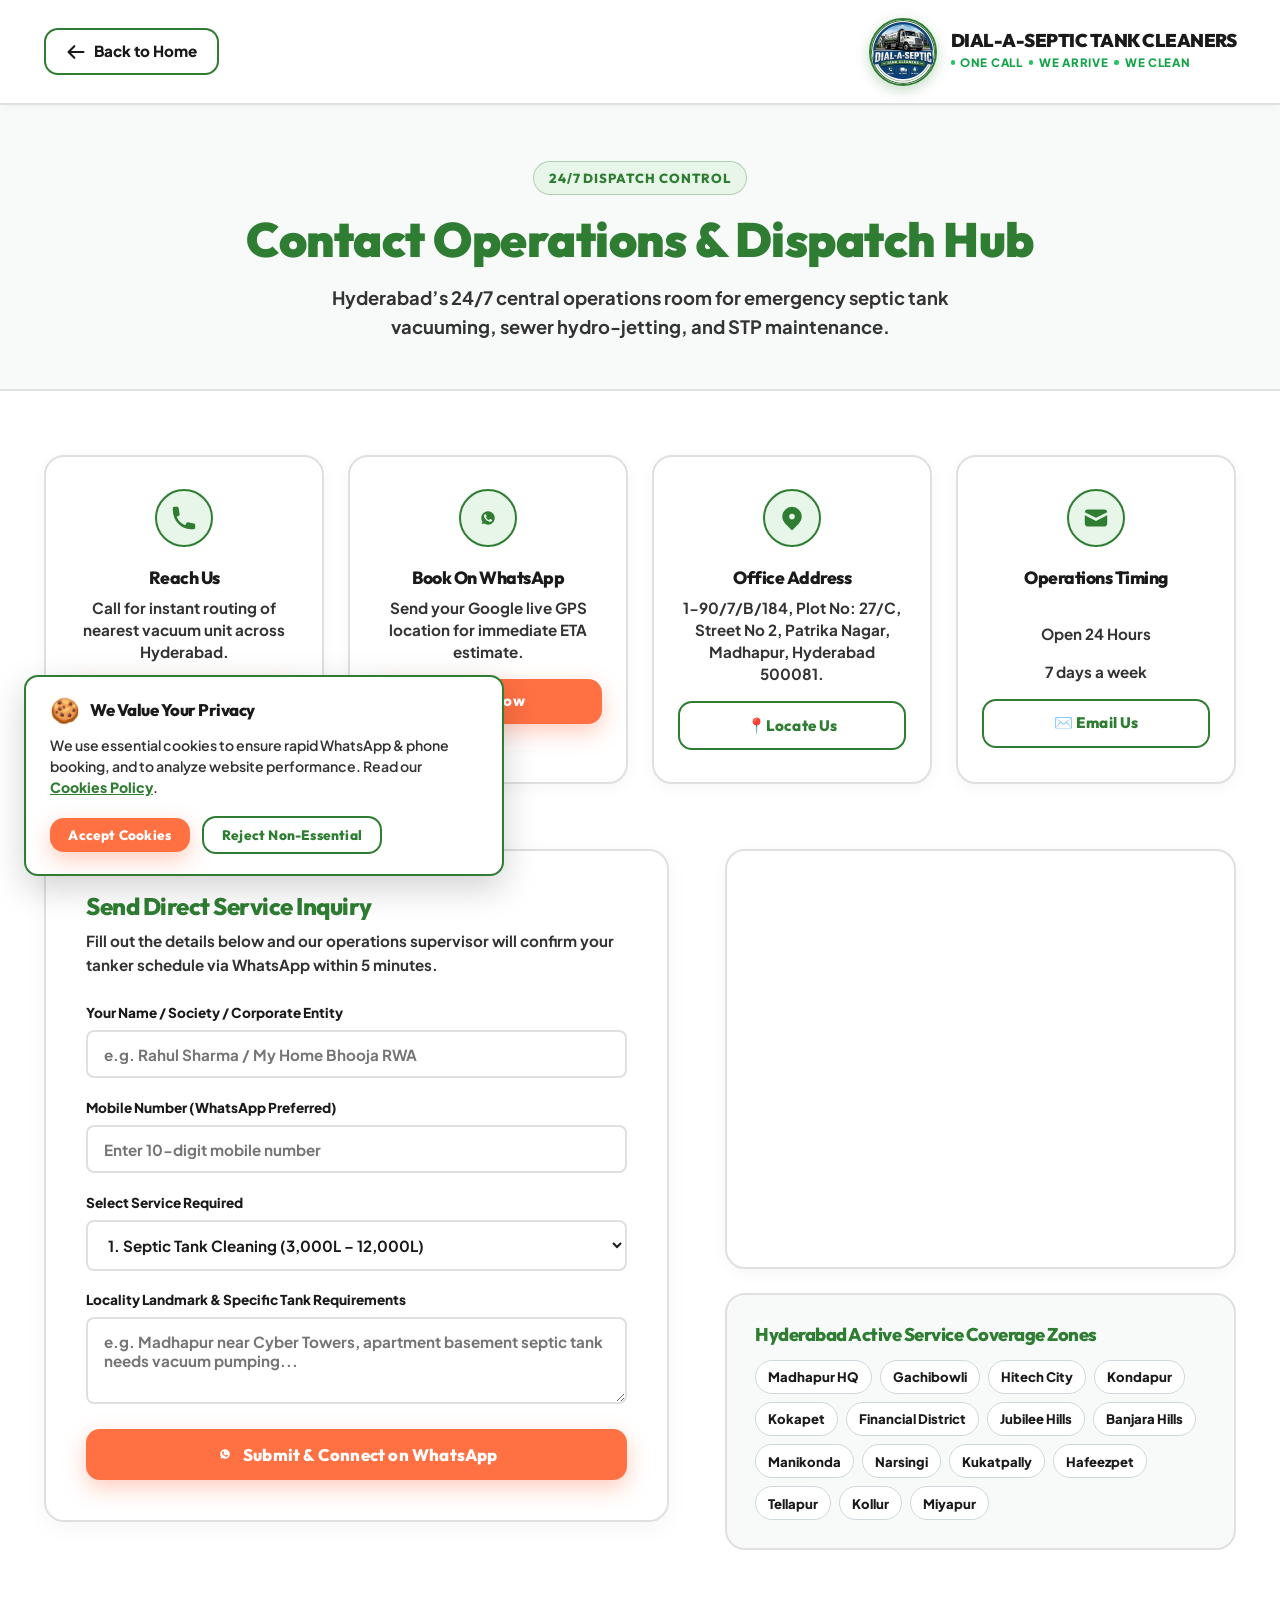
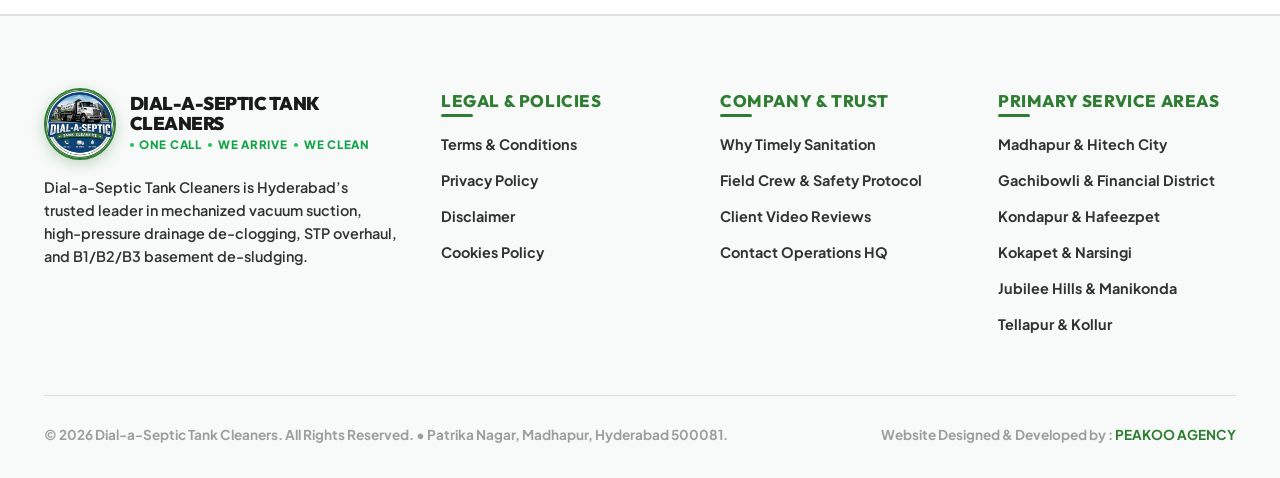
<file: contact.html>
<!DOCTYPE html>
<html lang="en">

<head>
  <meta charset="UTF-8">
  <meta name="viewport" content="width=device-width, initial-scale=1.0">
  <title>Contact Us | Dial-a-Septic Tank Cleaners Hyderabad | 24/7 Emergency Dispatch</title>
  <meta name="description"
    content="Contact Dial-a-Septic Tank Cleaners 24/7 Dispatch Control in Madhapur, Hyderabad. Call 80740 14420 for immediate vacuum tanker routing within 30–45 mins.">
  <meta name="keywords"
    content="contact septic tank cleaning hyderabad, dial a septic madhapur phone, 24/7 drainage dispatch gachibowli">
  <meta name="author" content="Dial-a-Septic Tank Cleaners">

  <!-- Favicon -->
  <link rel="icon" type="image/png" href="assets/logo_web.png">

  <!-- Google Fonts: Outfit & Plus Jakarta Sans -->
  <link rel="preconnect" href="https://fonts.googleapis.com">
  <link rel="preconnect" href="https://fonts.gstatic.com" crossorigin>
  <link
    href="https://fonts.googleapis.com/css2?family=Outfit:wght@500;600;700;800;900&family=Plus+Jakarta+Sans:wght@500;600;700;800&display=swap"
    rel="stylesheet">

  <!-- CSS Stylesheet -->
  <link rel="stylesheet" href="styles.css?v=5">
</head>

<body>

  <!-- ==========================================================================
       TOP BAR WITH BACK BUTTON (NO NAVBAR)
       ========================================================================== -->
  <header class="contact-top-bar">
    <div class="contact-top-container">
      <a href="index.html" class="btn-back-home">
        <svg width="20" height="20" fill="none" stroke="currentColor" stroke-width="2.5" viewBox="0 0 24 24">
          <path stroke-linecap="round" stroke-linejoin="round" d="M10 19l-7-7m0 0l7-7m-7 7h18"></path>
        </svg>
        Back to Home
      </a>

      <a href="index.html" class="brand-logo">
        <img src="assets/logo_web.png" alt="Dial-a-Septic Logo" class="brand-logo-img">
        <div class="logo-text-col">
          <span class="logo-main-title"><span>DIAL-A-SEPTIC TANK CLEANERS</span></span>
          <span class="logo-subtitle"><span class="logo-dot"></span>One Call<span class="logo-dot"></span>We Arrive<span
              class="logo-dot"></span>We Clean</span>
        </div>
      </a>
    </div>
  </header>

  <!-- ==========================================================================
       CONTACT HERO BANNER (Light White Clean Aesthetic - NO BLUE)
       ========================================================================== -->
  <div class="contact-hero-banner">
    <div class="container">
      <span class="section-tag">24/7 Dispatch Control</span>
      <h1 class="contact-hero-title">Contact Operations &amp; Dispatch Hub</h1>
      <p class="contact-hero-sub">
        Hyderabad’s 24/7 central operations room for emergency septic tank vacuuming, sewer hydro-jetting, and STP
        maintenance.
      </p>
    </div>
  </div>

  <!-- ==========================================================================
       CONTACT MAIN CONTENT (Contact Data Inside)
       ========================================================================== -->
  <main class="contact-page-content">
    <div class="container">

      <!-- 4 High-Impact Quick Cards -->
      <div class="contact-info-cards-grid reveal-stagger">
        <!-- Card 1: Phone -->
        <div class="contact-info-card reveal">
          <div class="contact-card-icon">
            <svg fill="currentColor" viewBox="0 0 20 20">
              <path
                d="M2 3a1 1 0 011-1h2.153a1 1 0 01.986.836l.74 4.435a1 1 0 01-.54 1.06l-1.548.773a11.037 11.037 0 006.105 6.105l.774-1.548a1 1 0 011.059-.54l4.435.74a1 1 0 01.836.986V17a1 1 0 01-1 1h-2C7.82 18 2 12.18 2 4V3z">
              </path>
            </svg>
          </div>
          <h3 class="contact-card-title">Reach Us</h3>
          <p class="contact-card-detail">Call for instant routing of nearest vacuum unit across Hyderabad.</p>
          <a href="tel:8074014420" class="btn btn-primary" style="width: 100%; padding: 0.65rem 1rem;">
            📞Call Us
          </a>
        </div>

        <!-- Card 2: WhatsApp -->
        <div class="contact-info-card reveal">
          <div class="contact-card-icon">
            <svg fill="currentColor" viewBox="0 0 24 24">
              <path
                d="M12.031 6.172c-3.181 0-5.767 2.586-5.768 5.766-.001 1.298.38 2.27 1.019 3.287l-.582 2.128 2.182-.573c.978.58 1.911.928 3.145.929 3.178 0 5.767-2.587 5.768-5.766.001-3.187-2.575-5.77-5.764-5.771zm3.392 8.244c-.144.405-.837.774-1.17.824-.299.045-.677.063-1.092-.069-.252-.08-.575-.187-.988-.365-1.739-.751-2.874-2.502-2.961-2.617-.087-.116-.708-.94-.708-1.793s.448-1.273.607-1.446c.159-.173.346-.217.462-.217l.332.006c.106.005.249-.04.39.298.144.347.491 1.2.534 1.287.043.087.072.188.014.303-.058.116-.087.188-.173.289l-.26.302c-.087.087-.179.183-.077.359.101.173.45 0.742.965 1.202.662.591 1.221.774 1.394.86.173.086.275.072.376-.044.101-.116.433-.506.549-.679.116-.173.231-.145.39-.087s1.011.477 1.184.564.289.13.332.202c.044.072.044.419-.1.824z" />
            </svg>
          </div>
          <h3 class="contact-card-title">Book On WhatsApp</h3>
          <p class="contact-card-detail">Send your Google live GPS location for immediate ETA estimate.</p>
          <a href="https://wa.me/918074014420?text=Hello%20Dial-a-Septic!%20I%20need%20immediate%20tanker%20service."
            target="_blank" class="btn btn-whatsapp" style="width: 100%; padding: 0.65rem 1rem;">
            Book Now
          </a>
        </div>

        <!-- Card 3: Address -->
        <div class="contact-info-card reveal">
          <div class="contact-card-icon">
            <svg fill="currentColor" viewBox="0 0 20 20">
              <path fill-rule="evenodd"
                d="M5.05 4.05a7 7 0 119.9 9.9L10 18.9l-4.95-4.95a7 7 0 010-9.9zM10 11a2 2 0 100-4 2 2 0 000 4z"
                clip-rule="evenodd"></path>
            </svg>
          </div>
          <h3 class="contact-card-title">Office Address</h3>
          <p class="contact-card-detail">
            1-90/7/B/184, Plot No: 27/C, Street No 2, Patrika Nagar, Madhapur, Hyderabad 500081.
          </p>
          <a href="https://maps.google.com/?q=Patrika+Nagar+Madhapur+Hyderabad" target="_blank" class="btn btn-outline"
            style="width: 100%; padding: 0.65rem 1rem;">
            📍Locate Us
          </a>
        </div>

        <!-- Card 4: Email & Hours -->
        <div class="contact-info-card reveal">
          <div class="contact-card-icon">
            <svg fill="currentColor" viewBox="0 0 20 20">
              <path d="M2.003 5.884L10 9.882l7.997-3.998A2 2 0 0016 4H4a2 2 0 00-1.997 1.884z"></path>
              <path d="M18 8.118l-8 4-8-4V14a2 2 0 002 2h12a2 2 0 002-2V8.118z"></path>
            </svg>
          </div>
          <h3 class="contact-card-title">Operations Timing</h3> </br>
          <p class="contact-card-detail">
            Open 24 Hours
          </p>
          <p class="contact-card-detail">
            7 days a week
          </p>
          <a href="mailto:dailaseptictankcleaners@gmail.com" class="btn btn-outline"
            style="width: 100%; padding: 0.65rem 1rem;">
            ✉️ Email Us
          </a>
        </div>
      </div>

      <!-- Main Form & Map Grid -->
      <div class="contact-main-grid">
        <!-- Inquiry Form -->
        <div class="contact-form-card reveal-left">
          <h3>Send Direct Service Inquiry</h3>
          <p>Fill out the details below and our operations supervisor will confirm your tanker schedule via WhatsApp
            within 5 minutes.</p>

          <form id="mainContactForm">
            <div class="form-group">
              <label class="form-label" for="contactName">Your Name / Society / Corporate Entity</label>
              <input type="text" class="form-control" id="contactName"
                placeholder="e.g. Rahul Sharma / My Home Bhooja RWA" required>
            </div>

            <div class="form-group">
              <label class="form-label" for="contactPhone">Mobile Number (WhatsApp Preferred)</label>
              <input type="tel" class="form-control" id="contactPhone" placeholder="Enter 10-digit mobile number"
                pattern="[0-9]{10}" required>
            </div>

            <div class="form-group">
              <label class="form-label" for="contactService">Select Service Required</label>
              <select class="form-select" id="contactService" required>
                <option value="Septic Tank Cleaning">1. Septic Tank Cleaning (3,000L – 12,000L)</option>
                <option value="Drainage Cleaning">2. Drainage Cleaning &amp; 250-Bar Sewer Jetting</option>
                <option value="STP Tank Cleaning">3. STP Tank Cleaning (7 Chambers Inspection)</option>
                <option value="Grease Trap Cleaning">4. Grease Trap &amp; Commercial Kitchen Drain</option>
                <option value="Portable Toilet Cleaning">5. Portable Toilet Sanitation</option>
                <option value="Basement Drainage Cleaning">6. Basement Drainage (B1/B2/B3 Low Clearance)</option>
              </select>
            </div>

            <div class="form-group">
              <label class="form-label" for="contactNotes">Locality Landmark &amp; Specific Tank Requirements</label>
              <textarea class="form-control" id="contactNotes" rows="3"
                placeholder="e.g. Madhapur near Cyber Towers, apartment basement septic tank needs vacuum pumping..."></textarea>
            </div>

            <button type="submit" class="btn btn-whatsapp" style="width: 100%; padding: 0.95rem; font-size: 1.05rem;">
              <svg width="20" height="20" fill="currentColor" viewBox="0 0 24 24">
                <path
                  d="M12.031 6.172c-3.181 0-5.767 2.586-5.768 5.766-.001 1.298.38 2.27 1.019 3.287l-.582 2.128 2.182-.573c.978.58 1.911.928 3.145.929 3.178 0 5.767-2.587 5.768-5.766.001-3.187-2.575-5.77-5.764-5.771zm3.392 8.244c-.144.405-.837.774-1.17.824-.299.045-.677.063-1.092-.069-.252-.08-.575-.187-.988-.365-1.739-.751-2.874-2.502-2.961-2.617-.087-.116-.708-.94-.708-1.793s.448-1.273.607-1.446c.159-.173.346-.217.462-.217l.332.006c.106.005.249-.04.39.298.144.347.491 1.2.534 1.287.043.087.072.188.014.303-.058.116-.087.188-.173.289l-.26.302c-.087.087-.179.183-.077.359.101.173.45 0.742.965 1.202.662.591 1.221.774 1.394.86.173.086.275.072.376-.044.101-.116.433-.506.549-.679.116-.173.231-.145.39-.087s1.011.477 1.184.564.289.13.332.202c.044.072.044.419-.1.824z" />
              </svg>
              Submit &amp; Connect on WhatsApp
            </button>
          </form>
        </div>

        <!-- Location Map & Active Coverage Zones -->
        <div class="reveal-right">
          <div class="map-container">
            <iframe
              src="https://www.google.com/maps/embed?pb=!1m18!1m12!1m3!1d15224.97500588636!2d78.37525381831885!3d17.447983699042217!2m3!1f0!2f0!3f0!3m2!1i1024!2i768!4f13.1!3m3!1m2!1s0x3bcb93dc8c5d69df%3A0x19688ebb55786148!2sPatrika%20Nagar%2C%20Madhapur%2C%20Telangana%20500081!5e0!3m2!1sen!2sin!4v1700000000000!5m2!1sen!2sin"
              width="100%" height="100%" style="border:0;" allowfullscreen="" loading="lazy"
              referrerpolicy="no-referrer-when-downgrade">
            </iframe>
          </div>

          <div class="service-zones-card">
            <h4>Hyderabad Active Service Coverage Zones</h4>
            <div class="zones-pills">
              <span class="zone-pill">Madhapur HQ</span>
              <span class="zone-pill">Gachibowli</span>
              <span class="zone-pill">Hitech City</span>
              <span class="zone-pill">Kondapur</span>
              <span class="zone-pill">Kokapet</span>
              <span class="zone-pill">Financial District</span>
              <span class="zone-pill">Jubilee Hills</span>
              <span class="zone-pill">Banjara Hills</span>
              <span class="zone-pill">Manikonda</span>
              <span class="zone-pill">Narsingi</span>
              <span class="zone-pill">Kukatpally</span>
              <span class="zone-pill">Hafeezpet</span>
              <span class="zone-pill">Tellapur</span>
              <span class="zone-pill">Kollur</span>
              <span class="zone-pill">Miyapur</span>
            </div>
          </div>
        </div>
      </div>

    </div>
  </main>

  <!-- ==========================================================================
       SITE FOOTER (Light White Aesthetic)
       ========================================================================== -->
  <footer class="site-footer">
    <div class="container">
      <div class="footer-grid reveal-stagger">
        <div class="footer-brand reveal">
          <div class="brand-logo">
            <img src="assets/logo_web.png" alt="Dial-a-Septic Logo" class="brand-logo-img">
            <div class="logo-text-col">
              <span class="logo-main-title"><span>DIAL-A-SEPTIC TANK CLEANERS</span></span>
              <span class="logo-subtitle"><span class="logo-dot"></span>One Call<span class="logo-dot"></span>We
                Arrive<span class="logo-dot"></span>We Clean</span>
            </div>
          </div>
          <p>
            Dial-a-Septic Tank Cleaners is Hyderabad’s trusted leader in mechanized vacuum suction, high-pressure
            drainage de-clogging, STP overhaul, and B1/B2/B3 basement de-sludging.
          </p>

        </div>

        <div class="footer-col reveal">
          <h5>Legal &amp; Policies</h5>
          <ul class="footer-links">
            <li><a href="terms.html">Terms &amp; Conditions</a></li>
            <li><a href="privacy-policy.html">Privacy Policy</a></li>
            <li><a href="disclaimer.html">Disclaimer</a></li>
            <li><a href="cookies.html">Cookies Policy</a></li>
          </ul>
        </div>

        <div class="footer-col reveal">
          <h5>Company &amp; Trust</h5>
          <ul class="footer-links">
            <li><a href="index.html#history">Why Timely Sanitation</a></li>
            <li><a href="index.html#about">Field Crew &amp; Safety Protocol</a></li>
            <li><a href="index.html#reviews">Client Video Reviews</a></li>
            <li><a href="contact.html">Contact Operations HQ</a></li>
          </ul>
        </div>

        <div class="footer-col reveal">
          <h5>Primary Service Areas</h5>
          <ul class="footer-links">
            <li><a href="contact.html">Madhapur &amp; Hitech City</a></li>
            <li><a href="contact.html">Gachibowli &amp; Financial District</a></li>
            <li><a href="contact.html">Kondapur &amp; Hafeezpet</a></li>
            <li><a href="contact.html">Kokapet &amp; Narsingi</a></li>
            <li><a href="contact.html">Jubilee Hills &amp; Manikonda</a></li>
            <li><a href="contact.html">Tellapur &amp; Kollur</a></li>
          </ul>
        </div>
      </div>

      <div class="footer-bottom">
        <div>
          © 2026 Dial-a-Septic Tank Cleaners. All Rights Reserved. • Patrika Nagar, Madhapur, Hyderabad 500081.
        </div>

        <div style="text-align: center;">
          Website Designed & Developed by : <a href="https://www.peakoo.agency"
            style="color: var(--primary-brand);">PEAKOO AGENCY</a>
        </div>
      </div>
    </div>
  </footer>

  <!-- Javascript -->
  <script src="app.js"></script>
</body>

</html>
</file>
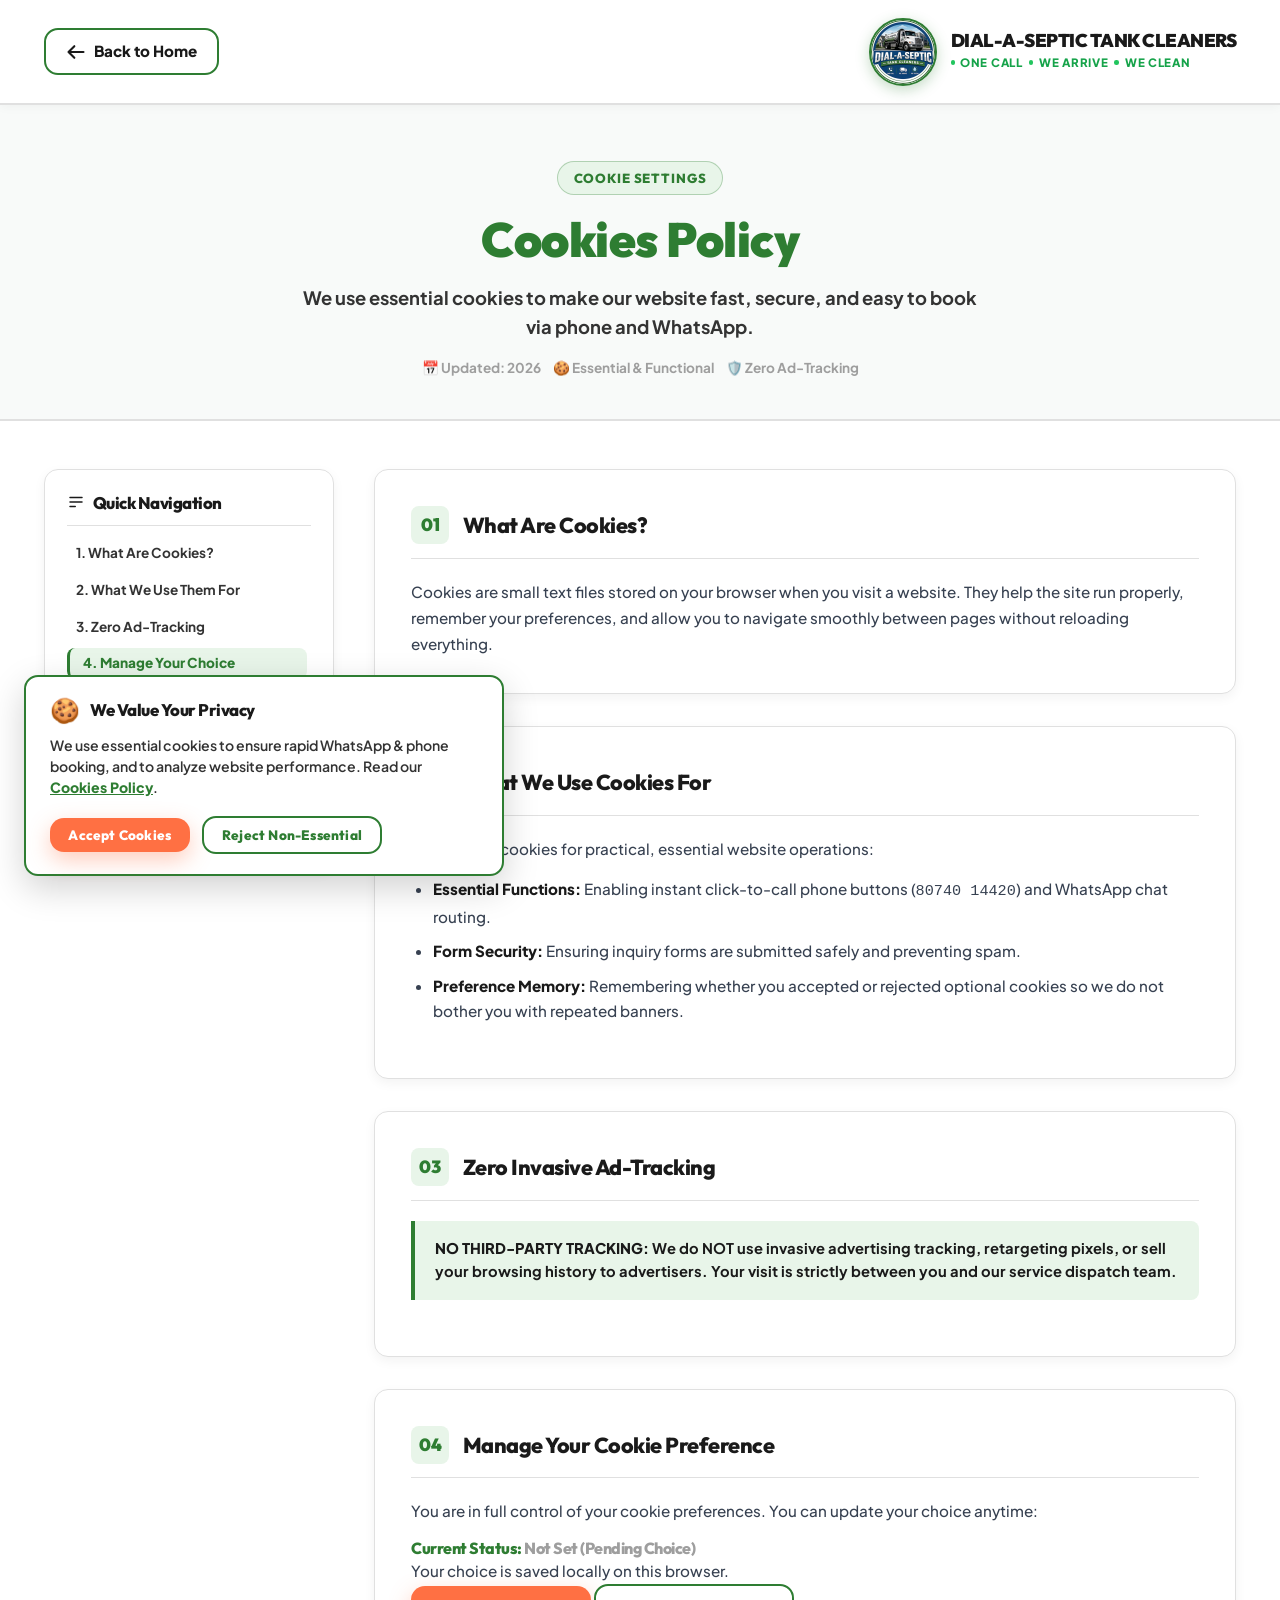
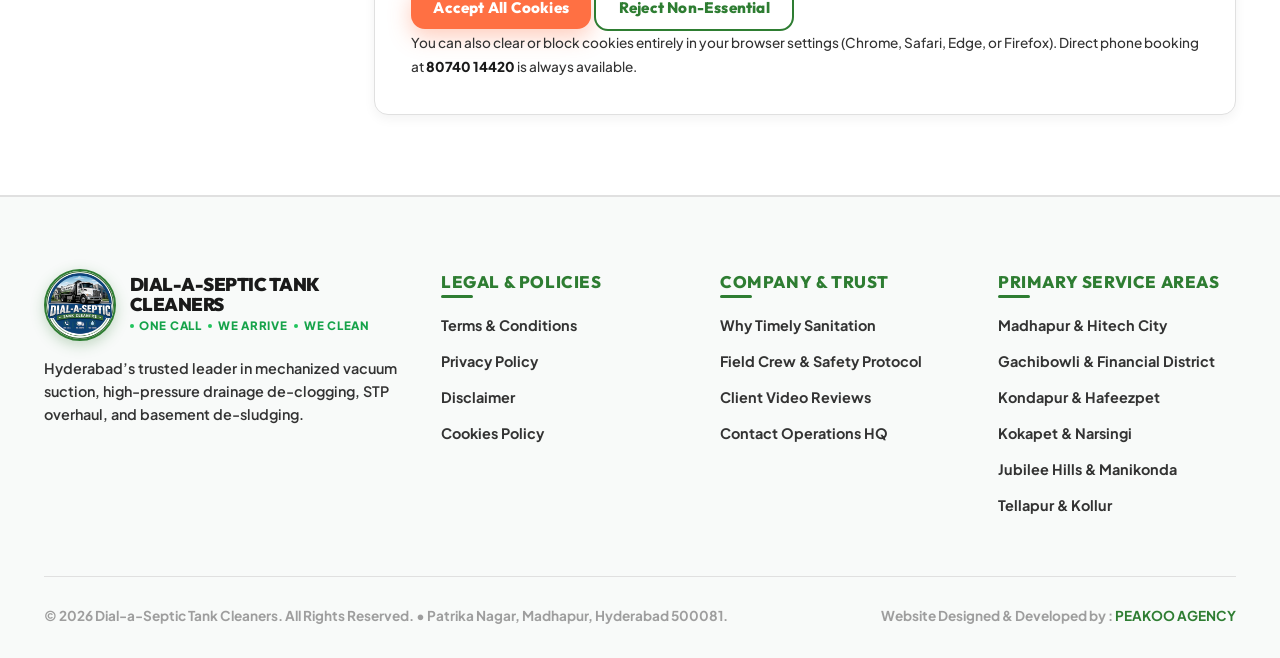
<file: cookies.html>
<!DOCTYPE html>
<html lang="en">

<head>
  <meta charset="UTF-8">
  <meta name="viewport" content="width=device-width, initial-scale=1.0">
  <title>Cookies Policy | Dial-a-Septic Tank Cleaners Hyderabad</title>
  <meta name="description"
    content="Simple Cookies Policy for Dial-a-Septic Tank Cleaners Hyderabad. Learn what cookies we use and manage your cookie preferences anytime.">
  <meta name="keywords"
    content="cookies policy septic tank cleaners hyderabad, manage cookies dial a septic, cookie settings sanitation">
  <meta name="author" content="Dial-a-Septic Tank Cleaners">

  <!-- Favicon -->
  <link rel="icon" type="image/png" href="assets/logo_web.png">

  <!-- Google Fonts: Outfit & Plus Jakarta Sans -->
  <link rel="preconnect" href="https://fonts.googleapis.com">
  <link rel="preconnect" href="https://fonts.gstatic.com" crossorigin>
  <link
    href="https://fonts.googleapis.com/css2?family=Outfit:wght@500;600;700;800;900&family=Plus+Jakarta+Sans:wght@500;600;700;800&display=swap"
    rel="stylesheet">

  <!-- CSS Stylesheet -->
  <link rel="stylesheet" href="styles.css?v=5">
</head>

<body>

  <!-- ==========================================================================
       TOP BAR WITH BACK BUTTON
       ========================================================================== -->
  <header class="contact-top-bar">
    <div class="contact-top-container">
      <a href="index.html" class="btn-back-home">
        <svg width="20" height="20" fill="none" stroke="currentColor" stroke-width="2.5" viewBox="0 0 24 24">
          <path stroke-linecap="round" stroke-linejoin="round" d="M10 19l-7-7m0 0l7-7m-7 7h18"></path>
        </svg>
        Back to Home
      </a>

      <a href="index.html" class="brand-logo">
        <img src="assets/logo_web.png" alt="Dial-a-Septic Logo" class="brand-logo-img">
        <div class="logo-text-col">
          <span class="logo-main-title"><span>DIAL-A-SEPTIC TANK CLEANERS</span></span>
          <span class="logo-subtitle"><span class="logo-dot"></span>One Call<span class="logo-dot"></span>We Arrive<span
              class="logo-dot"></span>We Clean</span>
        </div>
      </a>
    </div>
  </header>

  <!-- ==========================================================================
       HERO BANNER
       ========================================================================== -->
  <div class="contact-hero-banner legal-hero">
    <div class="container">
      <span class="section-tag">Cookie Settings</span>
      <h1 class="contact-hero-title">Cookies Policy</h1>
      <p class="contact-hero-sub">
        We use essential cookies to make our website fast, secure, and easy to book via phone and WhatsApp.
      </p>
      <div class="legal-meta-badge">
        <span>📅 Updated: 2026</span>
        <span>🍪 Essential &amp; Functional</span>
        <span>🛡️ Zero Ad-Tracking</span>
      </div>
    </div>
  </div>

  <!-- ==========================================================================
       MAIN CONTENT WITH TOC SIDEBAR
       ========================================================================== -->
  <main class="legal-main-section">
    <div class="container">
      <div class="legal-layout">

        <!-- Table of Contents Sidebar -->
        <aside class="legal-sidebar">
          <div class="legal-sidebar-sticky">
            <h4 class="legal-sidebar-title">
              <svg width="18" height="18" fill="none" stroke="currentColor" stroke-width="2" viewBox="0 0 24 24">
                <path stroke-linecap="round" stroke-linejoin="round" d="M4 6h16M4 12h16M4 18h7"></path>
              </svg>
              Quick Navigation
            </h4>
            <nav class="legal-toc">
              <a href="#section-1" class="toc-link">1. What Are Cookies?</a>
              <a href="#section-2" class="toc-link">2. What We Use Them For</a>
              <a href="#section-3" class="toc-link">3. Zero Ad-Tracking</a>
              <a href="#section-4" class="toc-link">4. Manage Your Choice</a>
            </nav>

            <div class="legal-sidebar-card">
              <h5>Direct Dispatch Help</h5>
              <p>24/7 vacuum tanker service in Hyderabad.</p>
              <a href="tel:8074014420" class="btn btn-primary"
                style="width: 100%; justify-content: center; padding: 0.55rem 1rem;">
                📞 Call Us
              </a>
            </div>
          </div>
        </aside>

        <!-- Main Clauses Content -->
        <article class="legal-content">

          <!-- Section 1 -->
          <section id="section-1" class="legal-card">
            <div class="legal-section-header">
              <span class="legal-section-num">01</span>
              <h2 class="legal-section-title">What Are Cookies?</h2>
            </div>
            <p>
              Cookies are small text files stored on your browser when you visit a website. They help the site run
              properly, remember your preferences, and allow you to navigate smoothly between pages without reloading
              everything.
            </p>
          </section>

          <!-- Section 2 -->
          <section id="section-2" class="legal-card">
            <div class="legal-section-header">
              <span class="legal-section-num">02</span>
              <h2 class="legal-section-title">What We Use Cookies For</h2>
            </div>
            <p>
              We only use cookies for practical, essential website operations:
            </p>
            <ul>
              <li><strong>Essential Functions:</strong> Enabling instant click-to-call phone buttons
                (<code>80740 14420</code>) and WhatsApp chat routing.</li>
              <li><strong>Form Security:</strong> Ensuring inquiry forms are submitted safely and preventing spam.</li>
              <li><strong>Preference Memory:</strong> Remembering whether you accepted or rejected optional cookies so
                we do not bother you with repeated banners.</li>
            </ul>
          </section>

          <!-- Section 3 -->
          <section id="section-3" class="legal-card">
            <div class="legal-section-header">
              <span class="legal-section-num">03</span>
              <h2 class="legal-section-title">Zero Invasive Ad-Tracking</h2>
            </div>
            <div class="legal-callout">
              <strong>NO THIRD-PARTY TRACKING:</strong> We do NOT use invasive advertising tracking, retargeting pixels,
              or sell your browsing history to advertisers. Your visit is strictly between you and our service dispatch
              team.
            </div>
          </section>

          <!-- Section 4 -->
          <section id="section-4" class="legal-card">
            <div class="legal-section-header">
              <span class="legal-section-num">04</span>
              <h2 class="legal-section-title">Manage Your Cookie Preference</h2>
            </div>
            <p>
              You are in full control of your cookie preferences. You can update your choice anytime:
            </p>

            <!-- Interactive Cookie Preference Card -->
            <div class="cookie-pref-box">
              <div class="cookie-pref-header">
                <h4>
                  Current Status: <span id="cookieCurrentStatus">Loading...</span>
                </h4>
                <p>
                  Your choice is saved locally on this browser.
                </p>
              </div>
              <div class="cookie-pref-actions">
                <button type="button" id="btnAcceptCookiesManual" class="btn btn-primary btn-sm">
                  Accept All Cookies
                </button>
                <button type="button" id="btnRejectCookiesManual" class="btn btn-outline btn-sm">
                  Reject Non-Essential
                </button>
              </div>
            </div>

            <p style="font-size: 0.85rem; color: var(--neutral-medium);">
              You can also clear or block cookies entirely in your browser settings (Chrome, Safari, Edge, or Firefox).
              Direct phone booking at <strong>80740 14420</strong> is always available.
            </p>
          </section>
        </article>

      </div>
    </div>
  </main>

  <!-- ==========================================================================
       SITE FOOTER
       ========================================================================== -->
  <footer class="site-footer">
    <div class="container">
      <div class="footer-grid reveal-stagger">
        <div class="footer-brand reveal">
          <div class="brand-logo">
            <img src="assets/logo_web.png" alt="Dial-a-Septic Logo" class="brand-logo-img">
            <div class="logo-text-col">
              <span class="logo-main-title"><span>DIAL-A-SEPTIC TANK CLEANERS</span></span>
              <span class="logo-subtitle"><span class="logo-dot"></span>One Call<span class="logo-dot"></span>We
                Arrive<span class="logo-dot"></span>We Clean</span>
            </div>
          </div>
          <p>
            Hyderabad’s trusted leader in mechanized vacuum suction, high-pressure drainage de-clogging, STP overhaul,
            and basement de-sludging.
          </p>

        </div>

        <div class="footer-col reveal">
          <h5>Legal &amp; Policies</h5>
          <ul class="footer-links">
            <li><a href="terms.html">Terms &amp; Conditions</a></li>
            <li><a href="privacy-policy.html">Privacy Policy</a></li>
            <li><a href="disclaimer.html">Disclaimer</a></li>
            <li><a href="cookies.html">Cookies Policy</a></li>
          </ul>
        </div>

        <div class="footer-col reveal">
          <h5>Company &amp; Trust</h5>
          <ul class="footer-links">
            <li><a href="index.html#history">Why Timely Sanitation</a></li>
            <li><a href="index.html#about">Field Crew &amp; Safety Protocol</a></li>
            <li><a href="index.html#reviews">Client Video Reviews</a></li>
            <li><a href="contact.html">Contact Operations HQ</a></li>
          </ul>
        </div>

        <div class="footer-col reveal">
          <h5>Primary Service Areas</h5>
          <ul class="footer-links">
            <li><a href="contact.html">Madhapur &amp; Hitech City</a></li>
            <li><a href="contact.html">Gachibowli &amp; Financial District</a></li>
            <li><a href="contact.html">Kondapur &amp; Hafeezpet</a></li>
            <li><a href="contact.html">Kokapet &amp; Narsingi</a></li>
            <li><a href="contact.html">Jubilee Hills &amp; Manikonda</a></li>
            <li><a href="contact.html">Tellapur &amp; Kollur</a></li>
          </ul>
        </div>
      </div>

      <div class="footer-bottom">
        <div>
          © 2026 Dial-a-Septic Tank Cleaners. All Rights Reserved. • Patrika Nagar, Madhapur, Hyderabad 500081.
        </div>

        <div style="text-align: center;">
          Website Designed & Developed by : <a href="https://www.peakoo.agency"
            style="color: var(--primary-brand);">PEAKOO AGENCY</a>
        </div>
      </div>
    </div>
  </footer>

  <!-- Javascript -->
  <script src="app.js"></script>
</body>

</html>
</file>
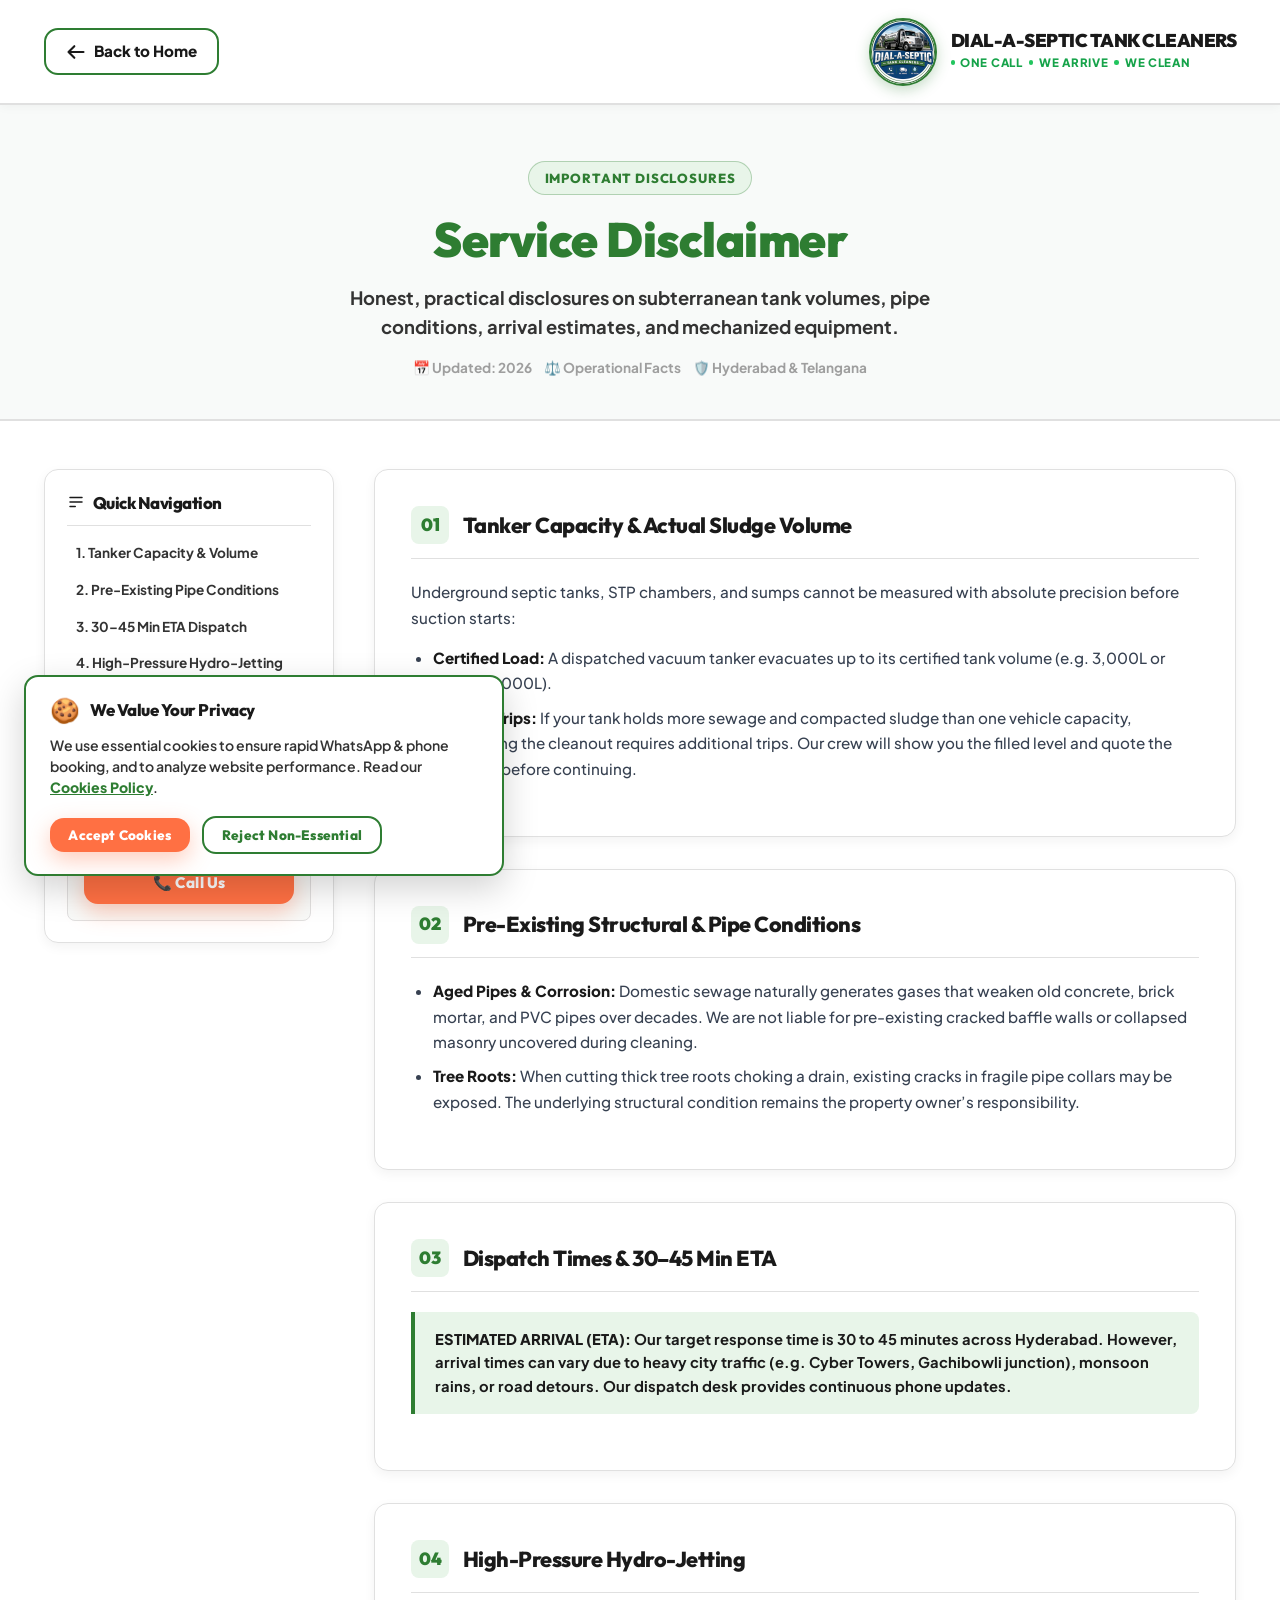
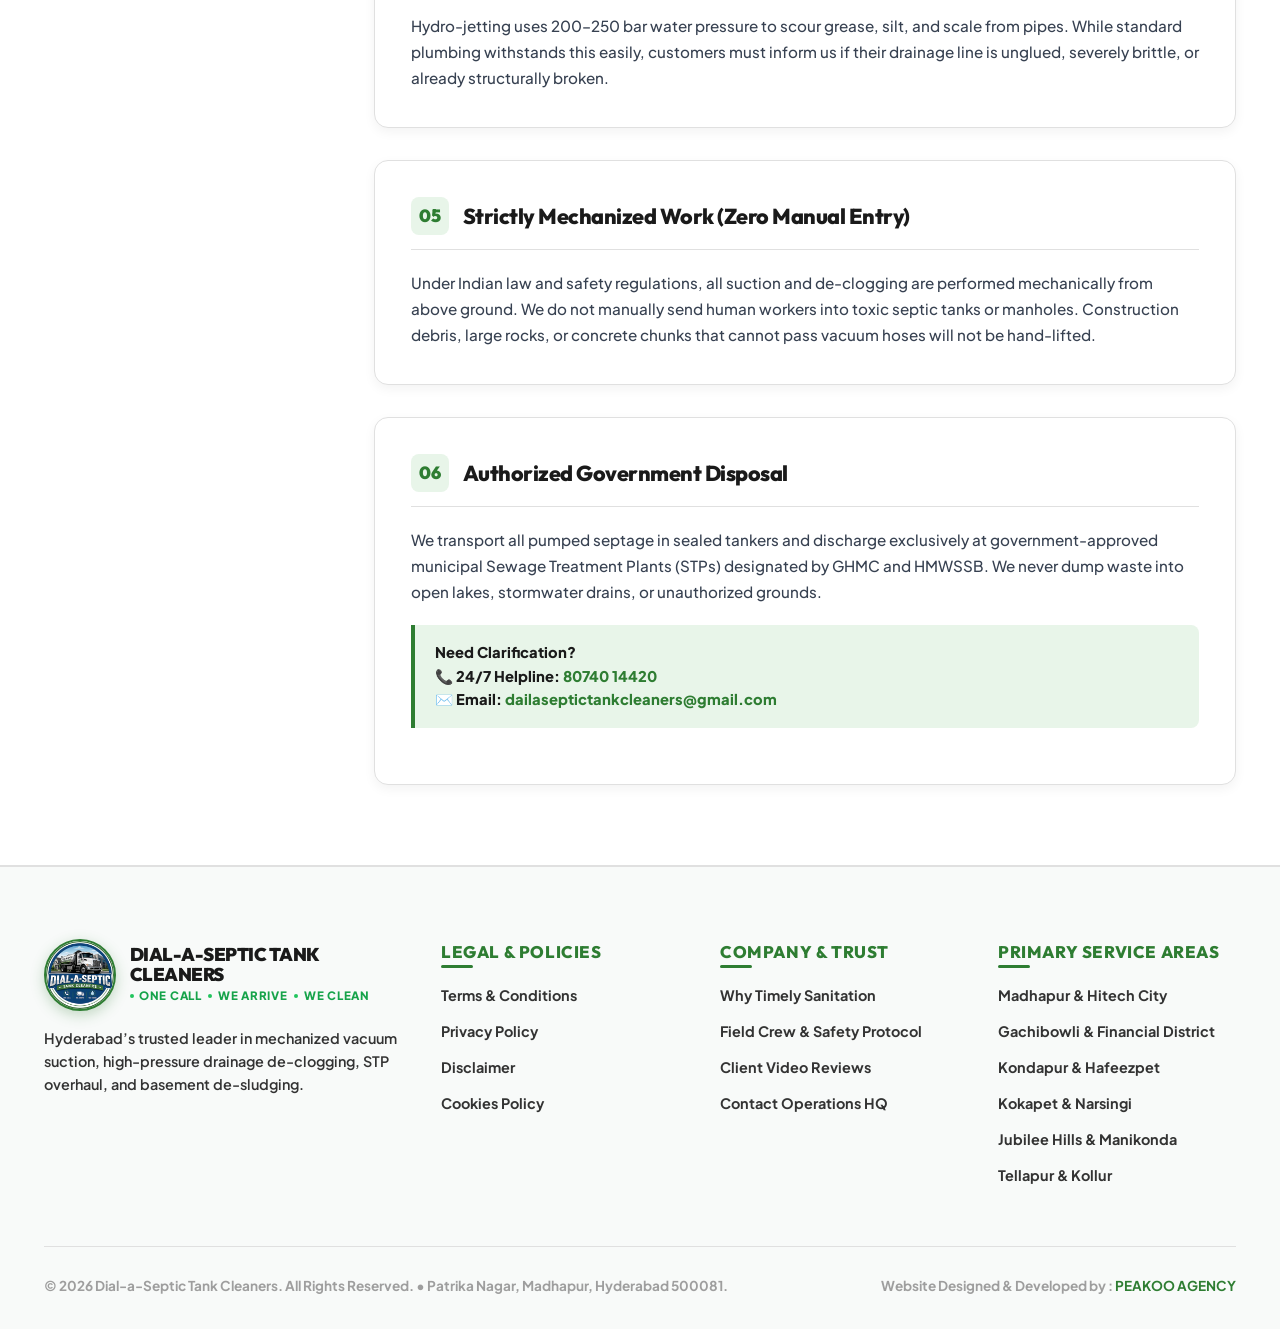
<file: disclaimer.html>
<!DOCTYPE html>
<html lang="en">

<head>
  <meta charset="UTF-8">
  <meta name="viewport" content="width=device-width, initial-scale=1.0">
  <title>Disclaimer | Dial-a-Septic Tank Cleaners Hyderabad</title>
  <meta name="description"
    content="Operational & Service Disclaimer for Dial-a-Septic Tank Cleaners Hyderabad. Disclosures on tanker capacity, response times, pipe integrity, and mechanized suction.">
  <meta name="keywords"
    content="disclaimer septic tank cleaning hyderabad, dial a septic liability, sanitation operational disclosures">
  <meta name="author" content="Dial-a-Septic Tank Cleaners">

  <!-- Favicon -->
  <link rel="icon" type="image/png" href="assets/logo_web.png">

  <!-- Google Fonts: Outfit & Plus Jakarta Sans -->
  <link rel="preconnect" href="https://fonts.googleapis.com">
  <link rel="preconnect" href="https://fonts.gstatic.com" crossorigin>
  <link
    href="https://fonts.googleapis.com/css2?family=Outfit:wght@500;600;700;800;900&family=Plus+Jakarta+Sans:wght@500;600;700;800&display=swap"
    rel="stylesheet">

  <!-- CSS Stylesheet -->
  <link rel="stylesheet" href="styles.css?v=5">
</head>

<body>

  <!-- ==========================================================================
       TOP BAR WITH BACK BUTTON
       ========================================================================== -->
  <header class="contact-top-bar">
    <div class="contact-top-container">
      <a href="index.html" class="btn-back-home">
        <svg width="20" height="20" fill="none" stroke="currentColor" stroke-width="2.5" viewBox="0 0 24 24">
          <path stroke-linecap="round" stroke-linejoin="round" d="M10 19l-7-7m0 0l7-7m-7 7h18"></path>
        </svg>
        Back to Home
      </a>

      <a href="index.html" class="brand-logo">
        <img src="assets/logo_web.png" alt="Dial-a-Septic Logo" class="brand-logo-img">
        <div class="logo-text-col">
          <span class="logo-main-title"><span>DIAL-A-SEPTIC TANK CLEANERS</span></span>
          <span class="logo-subtitle"><span class="logo-dot"></span>One Call<span class="logo-dot"></span>We Arrive<span
              class="logo-dot"></span>We Clean</span>
        </div>
      </a>
    </div>
  </header>

  <!-- ==========================================================================
       HERO BANNER
       ========================================================================== -->
  <div class="contact-hero-banner legal-hero">
    <div class="container">
      <span class="section-tag">Important Disclosures</span>
      <h1 class="contact-hero-title">Service Disclaimer</h1>
      <p class="contact-hero-sub">
        Honest, practical disclosures on subterranean tank volumes, pipe conditions, arrival estimates, and mechanized
        equipment.
      </p>
      <div class="legal-meta-badge">
        <span>📅 Updated: 2026</span>
        <span>⚖️ Operational Facts</span>
        <span>🛡️ Hyderabad &amp; Telangana</span>
      </div>
    </div>
  </div>



  <!-- ==========================================================================
       MAIN CONTENT WITH TOC SIDEBAR
       ========================================================================== -->
  <main class="legal-main-section">
    <div class="container">
      <div class="legal-layout">

        <!-- Table of Contents Sidebar -->
        <aside class="legal-sidebar">
          <div class="legal-sidebar-sticky">
            <h4 class="legal-sidebar-title">
              <svg width="18" height="18" fill="none" stroke="currentColor" stroke-width="2" viewBox="0 0 24 24">
                <path stroke-linecap="round" stroke-linejoin="round" d="M4 6h16M4 12h16M4 18h7"></path>
              </svg>
              Quick Navigation
            </h4>
            <nav class="legal-toc">
              <a href="#section-1" class="toc-link">1. Tanker Capacity &amp; Volume</a>
              <a href="#section-2" class="toc-link">2. Pre-Existing Pipe Conditions</a>
              <a href="#section-3" class="toc-link">3. 30–45 Min ETA Dispatch</a>
              <a href="#section-4" class="toc-link">4. High-Pressure Hydro-Jetting</a>
              <a href="#section-5" class="toc-link">5. Strictly Mechanized Work</a>
              <a href="#section-6" class="toc-link">6. Authorized Government STPs</a>
            </nav>

            <div class="legal-sidebar-card">
              <h5>Questions on Service?</h5>
              <p>Direct line to experienced dispatch coordinators.</p>
              <a href="tel:8074014420" class="btn btn-primary"
                style="width: 100%; justify-content: center; padding: 0.55rem 1rem;">
                📞 Call Us
              </a>
            </div>
          </div>
        </aside>

        <!-- Main Clauses Content -->
        <article class="legal-content">

          <!-- Section 1 -->
          <section id="section-1" class="legal-card">
            <div class="legal-section-header">
              <span class="legal-section-num">01</span>
              <h2 class="legal-section-title">Tanker Capacity &amp; Actual Sludge Volume</h2>
            </div>
            <p>
              Underground septic tanks, STP chambers, and sumps cannot be measured with absolute precision before
              suction starts:
            </p>
            <ul>
              <li><strong>Certified Load:</strong> A dispatched vacuum tanker evacuates up to its certified tank volume
                (e.g. 3,000L or 5,000–7,000L).</li>
              <li><strong>Multiple Trips:</strong> If your tank holds more sewage and compacted sludge than one vehicle
                capacity, completing the cleanout requires additional trips. Our crew will show you the filled level and
                quote the extra trip before continuing.</li>
            </ul>
          </section>

          <!-- Section 2 -->
          <section id="section-2" class="legal-card">
            <div class="legal-section-header">
              <span class="legal-section-num">02</span>
              <h2 class="legal-section-title">Pre-Existing Structural &amp; Pipe Conditions</h2>
            </div>
            <ul>
              <li><strong>Aged Pipes &amp; Corrosion:</strong> Domestic sewage naturally generates gases that weaken old
                concrete, brick mortar, and PVC pipes over decades. We are not liable for pre-existing cracked baffle
                walls or collapsed masonry uncovered during cleaning.</li>
              <li><strong>Tree Roots:</strong> When cutting thick tree roots choking a drain, existing cracks in fragile
                pipe collars may be exposed. The underlying structural condition remains the property owner’s
                responsibility.</li>
            </ul>
          </section>

          <!-- Section 3 -->
          <section id="section-3" class="legal-card">
            <div class="legal-section-header">
              <span class="legal-section-num">03</span>
              <h2 class="legal-section-title">Dispatch Times &amp; 30–45 Min ETA</h2>
            </div>
            <div class="legal-callout">
              <strong>ESTIMATED ARRIVAL (ETA):</strong> Our target response time is 30 to 45 minutes across Hyderabad.
              However, arrival times can vary due to heavy city traffic (e.g. Cyber Towers, Gachibowli junction),
              monsoon rains, or road detours. Our dispatch desk provides continuous phone updates.
            </div>
          </section>

          <!-- Section 4 -->
          <section id="section-4" class="legal-card">
            <div class="legal-section-header">
              <span class="legal-section-num">04</span>
              <h2 class="legal-section-title">High-Pressure Hydro-Jetting</h2>
            </div>
            <p>
              Hydro-jetting uses 200–250 bar water pressure to scour grease, silt, and scale from pipes. While standard
              plumbing withstands this easily, customers must inform us if their drainage line is unglued, severely
              brittle, or already structurally broken.
            </p>
          </section>

          <!-- Section 5 -->
          <section id="section-5" class="legal-card">
            <div class="legal-section-header">
              <span class="legal-section-num">05</span>
              <h2 class="legal-section-title">Strictly Mechanized Work (Zero Manual Entry)</h2>
            </div>
            <p>
              Under Indian law and safety regulations, all suction and de-clogging are performed mechanically from above
              ground. We do not manually send human workers into toxic septic tanks or manholes. Construction debris,
              large rocks, or concrete chunks that cannot pass vacuum hoses will not be hand-lifted.
            </p>
          </section>

          <!-- Section 6 -->
          <section id="section-6" class="legal-card">
            <div class="legal-section-header">
              <span class="legal-section-num">06</span>
              <h2 class="legal-section-title">Authorized Government Disposal</h2>
            </div>
            <p>
              We transport all pumped septage in sealed tankers and discharge exclusively at government-approved
              municipal Sewage Treatment Plants (STPs) designated by GHMC and HMWSSB. We never dump waste into open
              lakes, stormwater drains, or unauthorized grounds.
            </p>
            <div class="legal-callout">
              <strong>Need Clarification?</strong><br>
              📞 <strong>24/7 Helpline:</strong> <a href="tel:8074014420"
                style="color: var(--primary-brand); font-weight: 800;">80740 14420</a><br>
              ✉️ <strong>Email:</strong> <a href="mailto:dailaseptictankcleaners@gmail.com"
                style="color: var(--primary-brand); font-weight: 800;">dailaseptictankcleaners@gmail.com</a>
            </div>
          </section>
        </article>

      </div>
    </div>
  </main>

  <!-- ==========================================================================
       SITE FOOTER
       ========================================================================== -->
  <footer class="site-footer">
    <div class="container">
      <div class="footer-grid reveal-stagger">
        <div class="footer-brand reveal">
          <div class="brand-logo">
            <img src="assets/logo_web.png" alt="Dial-a-Septic Logo" class="brand-logo-img">
            <div class="logo-text-col">
              <span class="logo-main-title"><span>DIAL-A-SEPTIC TANK CLEANERS</span></span>
              <span class="logo-subtitle"><span class="logo-dot"></span>One Call<span class="logo-dot"></span>We
                Arrive<span class="logo-dot"></span>We Clean</span>
            </div>
          </div>
          <p>
            Hyderabad’s trusted leader in mechanized vacuum suction, high-pressure drainage de-clogging, STP overhaul,
            and basement de-sludging.
          </p>

        </div>

        <div class="footer-col reveal">
          <h5>Legal &amp; Policies</h5>
          <ul class="footer-links">
            <li><a href="terms.html">Terms &amp; Conditions</a></li>
            <li><a href="privacy-policy.html">Privacy Policy</a></li>
            <li><a href="disclaimer.html">Disclaimer</a></li>
            <li><a href="cookies.html">Cookies Policy</a></li>
          </ul>
        </div>

        <div class="footer-col reveal">
          <h5>Company &amp; Trust</h5>
          <ul class="footer-links">
            <li><a href="index.html#history">Why Timely Sanitation</a></li>
            <li><a href="index.html#about">Field Crew &amp; Safety Protocol</a></li>
            <li><a href="index.html#reviews">Client Video Reviews</a></li>
            <li><a href="contact.html">Contact Operations HQ</a></li>
          </ul>
        </div>

        <div class="footer-col reveal">
          <h5>Primary Service Areas</h5>
          <ul class="footer-links">
            <li><a href="contact.html">Madhapur &amp; Hitech City</a></li>
            <li><a href="contact.html">Gachibowli &amp; Financial District</a></li>
            <li><a href="contact.html">Kondapur &amp; Hafeezpet</a></li>
            <li><a href="contact.html">Kokapet &amp; Narsingi</a></li>
            <li><a href="contact.html">Jubilee Hills &amp; Manikonda</a></li>
            <li><a href="contact.html">Tellapur &amp; Kollur</a></li>
          </ul>
        </div>
      </div>

      <div class="footer-bottom">
        <div>
          © 2026 Dial-a-Septic Tank Cleaners. All Rights Reserved. • Patrika Nagar, Madhapur, Hyderabad 500081.
        </div>

        <div style="text-align: center;">
          Website Designed & Developed by : <a href="https://www.peakoo.agency"
            style="color: var(--primary-brand);">PEAKOO AGENCY</a>
        </div>
      </div>
    </div>
  </footer>

  <!-- Javascript -->
  <script src="app.js"></script>
</body>

</html>
</file>
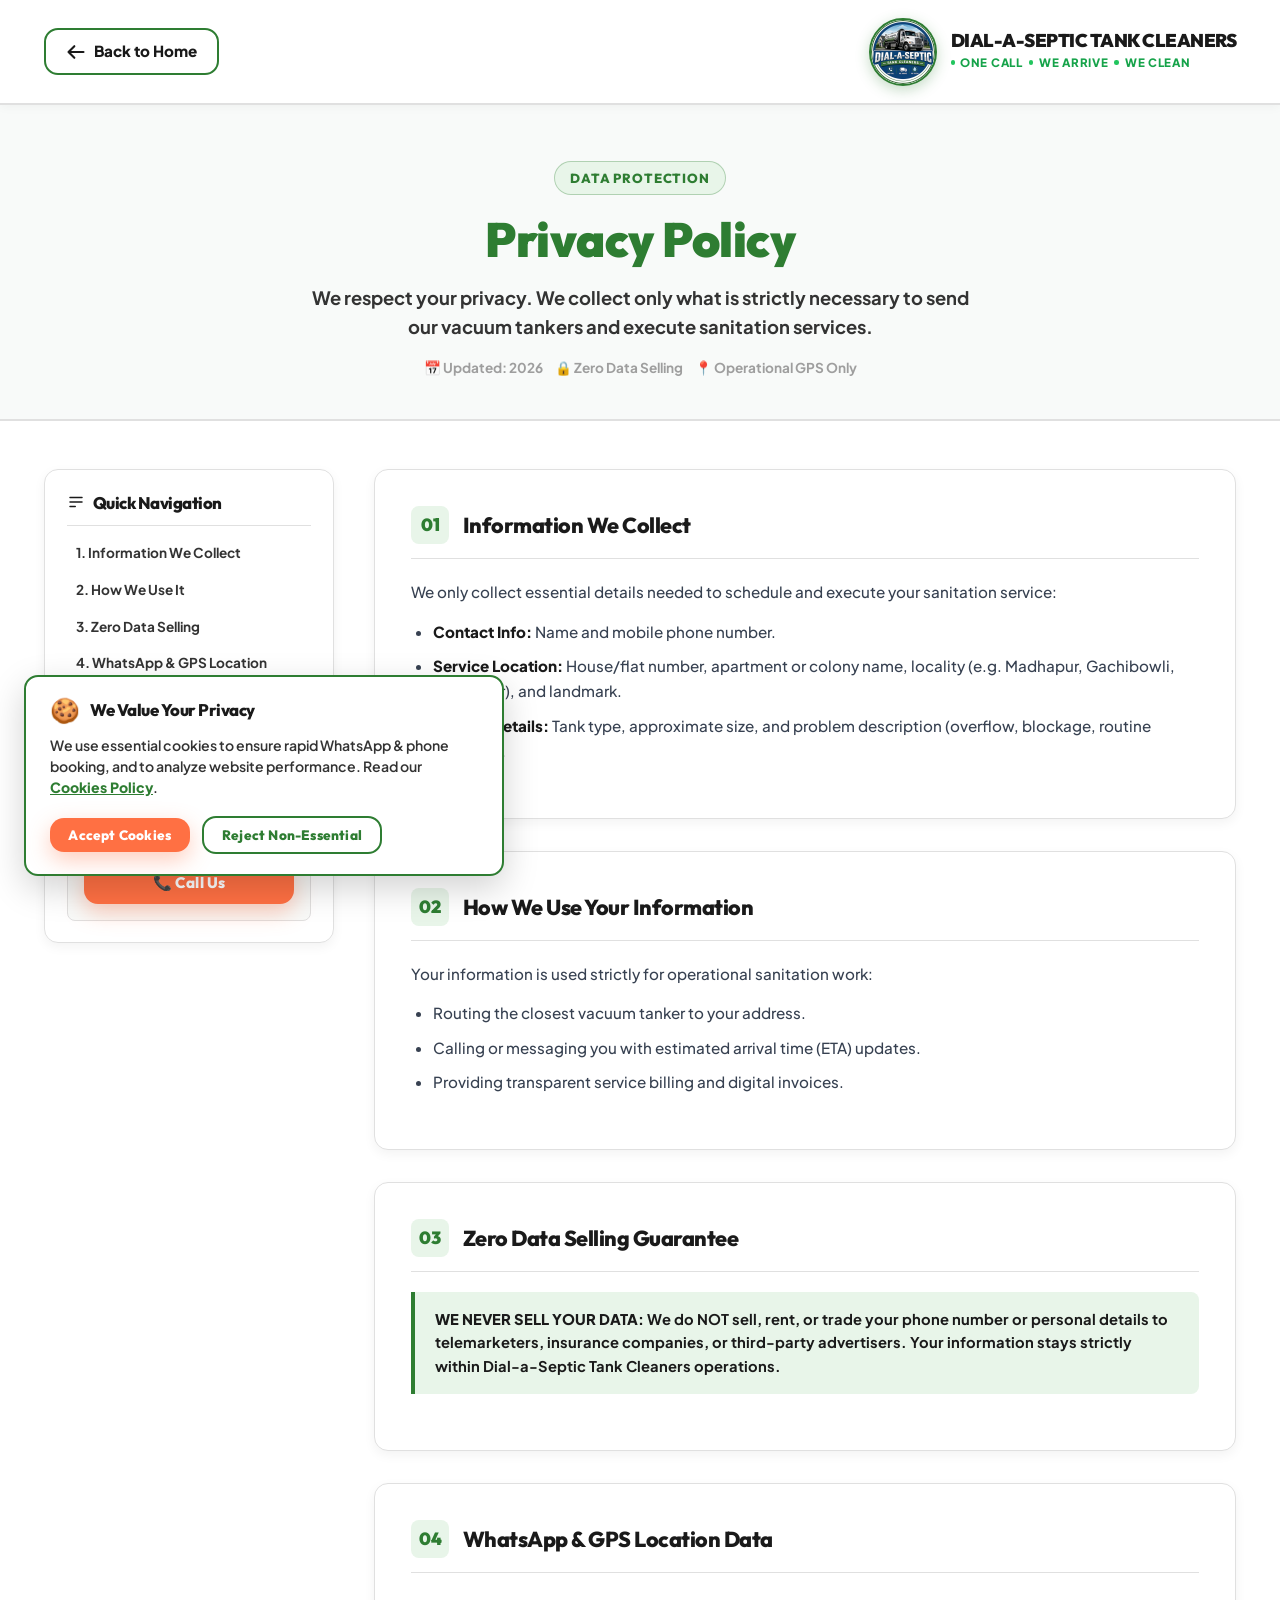
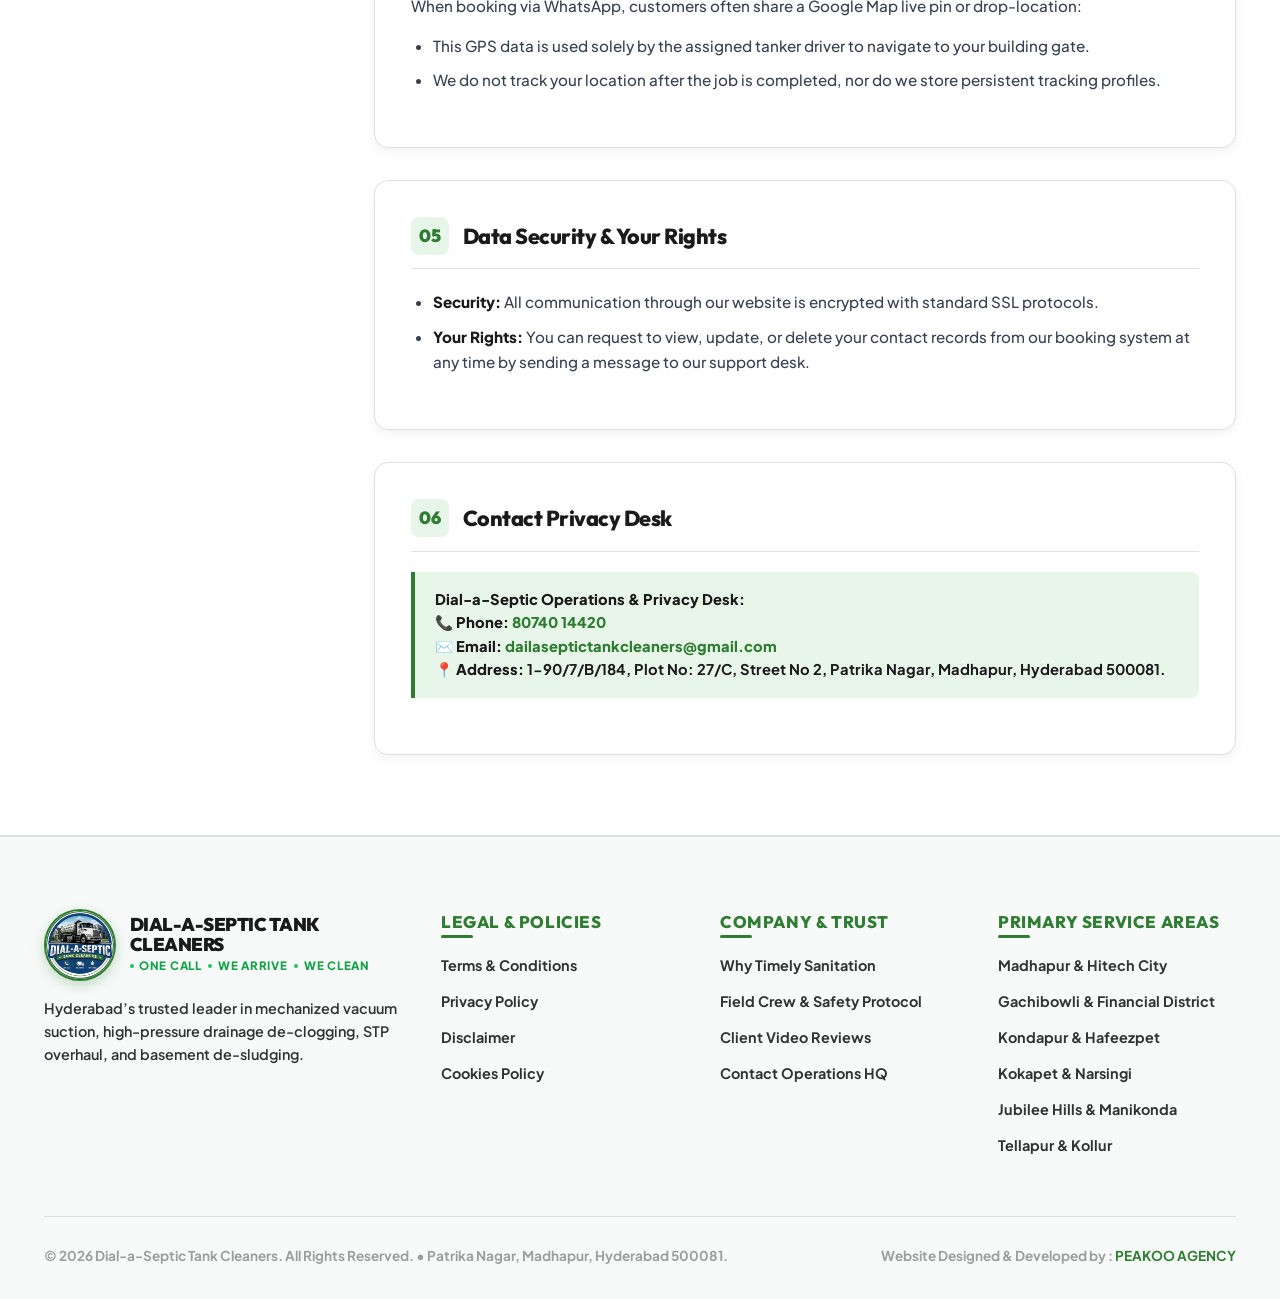
<file: privacy-policy.html>
<!DOCTYPE html>
<html lang="en">

<head>
  <meta charset="UTF-8">
  <meta name="viewport" content="width=device-width, initial-scale=1.0">
  <title>Privacy Policy | Dial-a-Septic Tank Cleaners Hyderabad</title>
  <meta name="description"
    content="Simple, honest Privacy Policy for Dial-a-Septic Tank Cleaners Hyderabad. Learn how we handle your phone number, address, and live GPS location during tanker dispatch.">
  <meta name="keywords"
    content="privacy policy septic tank cleaners hyderabad, dial a septic privacy, customer data policy">
  <meta name="author" content="Dial-a-Septic Tank Cleaners">

  <!-- Favicon -->
  <link rel="icon" type="image/png" href="assets/logo_web.png">

  <!-- Google Fonts: Outfit & Plus Jakarta Sans -->
  <link rel="preconnect" href="https://fonts.googleapis.com">
  <link rel="preconnect" href="https://fonts.gstatic.com" crossorigin>
  <link
    href="https://fonts.googleapis.com/css2?family=Outfit:wght@500;600;700;800;900&family=Plus+Jakarta+Sans:wght@500;600;700;800&display=swap"
    rel="stylesheet">

  <!-- CSS Stylesheet -->
  <link rel="stylesheet" href="styles.css?v=5">
</head>

<body>

  <!-- ==========================================================================
       TOP BAR WITH BACK BUTTON
       ========================================================================== -->
  <header class="contact-top-bar">
    <div class="contact-top-container">
      <a href="index.html" class="btn-back-home">
        <svg width="20" height="20" fill="none" stroke="currentColor" stroke-width="2.5" viewBox="0 0 24 24">
          <path stroke-linecap="round" stroke-linejoin="round" d="M10 19l-7-7m0 0l7-7m-7 7h18"></path>
        </svg>
        Back to Home
      </a>

      <a href="index.html" class="brand-logo">
        <img src="assets/logo_web.png" alt="Dial-a-Septic Logo" class="brand-logo-img">
        <div class="logo-text-col">
          <span class="logo-main-title"><span>DIAL-A-SEPTIC TANK CLEANERS</span></span>
          <span class="logo-subtitle"><span class="logo-dot"></span>One Call<span class="logo-dot"></span>We Arrive<span
              class="logo-dot"></span>We Clean</span>
        </div>
      </a>
    </div>
  </header>

  <!-- ==========================================================================
       HERO BANNER
       ========================================================================== -->
  <div class="contact-hero-banner legal-hero">
    <div class="container">
      <span class="section-tag">Data Protection</span>
      <h1 class="contact-hero-title">Privacy Policy</h1>
      <p class="contact-hero-sub">
        We respect your privacy. We collect only what is strictly necessary to send our vacuum tankers and execute
        sanitation services.
      </p>
      <div class="legal-meta-badge">
        <span>📅 Updated: 2026</span>
        <span>🔒 Zero Data Selling</span>
        <span>📍 Operational GPS Only</span>
      </div>
    </div>
  </div>



  <!-- ==========================================================================
       MAIN CONTENT WITH TOC SIDEBAR
       ========================================================================== -->
  <main class="legal-main-section">
    <div class="container">
      <div class="legal-layout">

        <!-- Table of Contents Sidebar -->
        <aside class="legal-sidebar">
          <div class="legal-sidebar-sticky">
            <h4 class="legal-sidebar-title">
              <svg width="18" height="18" fill="none" stroke="currentColor" stroke-width="2" viewBox="0 0 24 24">
                <path stroke-linecap="round" stroke-linejoin="round" d="M4 6h16M4 12h16M4 18h7"></path>
              </svg>
              Quick Navigation
            </h4>
            <nav class="legal-toc">
              <a href="#section-1" class="toc-link">1. Information We Collect</a>
              <a href="#section-2" class="toc-link">2. How We Use It</a>
              <a href="#section-3" class="toc-link">3. Zero Data Selling</a>
              <a href="#section-4" class="toc-link">4. WhatsApp &amp; GPS Location</a>
              <a href="#section-5" class="toc-link">5. Data Security &amp; Rights</a>
              <a href="#section-6" class="toc-link">6. Contact Privacy Desk</a>
            </nav>

            <div class="legal-sidebar-card">
              <h5>Direct Privacy Support</h5>
              <p>Questions about how your contact data is stored?</p>
              <a href="tel:8074014420" class="btn btn-primary"
                style="width: 100%; justify-content: center; padding: 0.55rem 1rem;">
                📞 Call Us
              </a>
            </div>
          </div>
        </aside>

        <!-- Main Clauses Content -->
        <article class="legal-content">

          <!-- Section 1 -->
          <section id="section-1" class="legal-card">
            <div class="legal-section-header">
              <span class="legal-section-num">01</span>
              <h2 class="legal-section-title">Information We Collect</h2>
            </div>
            <p>
              We only collect essential details needed to schedule and execute your sanitation service:
            </p>
            <ul>
              <li><strong>Contact Info:</strong> Name and mobile phone number.</li>
              <li><strong>Service Location:</strong> House/flat number, apartment or colony name, locality (e.g.
                Madhapur, Gachibowli, Kondapur), and landmark.</li>
              <li><strong>Service Details:</strong> Tank type, approximate size, and problem description (overflow,
                blockage, routine cleaning).</li>
            </ul>
          </section>

          <!-- Section 2 -->
          <section id="section-2" class="legal-card">
            <div class="legal-section-header">
              <span class="legal-section-num">02</span>
              <h2 class="legal-section-title">How We Use Your Information</h2>
            </div>
            <p>
              Your information is used strictly for operational sanitation work:
            </p>
            <ul>
              <li>Routing the closest vacuum tanker to your address.</li>
              <li>Calling or messaging you with estimated arrival time (ETA) updates.</li>
              <li>Providing transparent service billing and digital invoices.</li>
            </ul>
          </section>

          <!-- Section 3 -->
          <section id="section-3" class="legal-card">
            <div class="legal-section-header">
              <span class="legal-section-num">03</span>
              <h2 class="legal-section-title">Zero Data Selling Guarantee</h2>
            </div>
            <div class="legal-callout">
              <strong>WE NEVER SELL YOUR DATA:</strong> We do NOT sell, rent, or trade your phone number or personal
              details to telemarketers, insurance companies, or third-party advertisers. Your information stays strictly
              within Dial-a-Septic Tank Cleaners operations.
            </div>
          </section>

          <!-- Section 4 -->
          <section id="section-4" class="legal-card">
            <div class="legal-section-header">
              <span class="legal-section-num">04</span>
              <h2 class="legal-section-title">WhatsApp &amp; GPS Location Data</h2>
            </div>
            <p>
              When booking via WhatsApp, customers often share a Google Map live pin or drop-location:
            </p>
            <ul>
              <li>This GPS data is used solely by the assigned tanker driver to navigate to your building gate.</li>
              <li>We do not track your location after the job is completed, nor do we store persistent tracking
                profiles.</li>
            </ul>
          </section>

          <!-- Section 5 -->
          <section id="section-5" class="legal-card">
            <div class="legal-section-header">
              <span class="legal-section-num">05</span>
              <h2 class="legal-section-title">Data Security &amp; Your Rights</h2>
            </div>
            <ul>
              <li><strong>Security:</strong> All communication through our website is encrypted with standard SSL
                protocols.</li>
              <li><strong>Your Rights:</strong> You can request to view, update, or delete your contact records from our
                booking system at any time by sending a message to our support desk.</li>
            </ul>
          </section>

          <!-- Section 6 -->
          <section id="section-6" class="legal-card">
            <div class="legal-section-header">
              <span class="legal-section-num">06</span>
              <h2 class="legal-section-title">Contact Privacy Desk</h2>
            </div>
            <div class="legal-callout">
              <strong>Dial-a-Septic Operations &amp; Privacy Desk:</strong><br>
              📞 <strong>Phone:</strong> <a href="tel:8074014420"
                style="color: var(--primary-brand); font-weight: 800;">80740 14420</a><br>
              ✉️ <strong>Email:</strong> <a href="mailto:dailaseptictankcleaners@gmail.com"
                style="color: var(--primary-brand); font-weight: 800;">dailaseptictankcleaners@gmail.com</a><br>
              📍 <strong>Address:</strong> 1-90/7/B/184, Plot No: 27/C, Street No 2, Patrika Nagar, Madhapur, Hyderabad
              500081.
            </div>
          </section>
        </article>

      </div>
    </div>
  </main>

  <!-- ==========================================================================
       SITE FOOTER
       ========================================================================== -->
  <footer class="site-footer">
    <div class="container">
      <div class="footer-grid reveal-stagger">
        <div class="footer-brand reveal">
          <div class="brand-logo">
            <img src="assets/logo_web.png" alt="Dial-a-Septic Logo" class="brand-logo-img">
            <div class="logo-text-col">
              <span class="logo-main-title"><span>DIAL-A-SEPTIC TANK CLEANERS</span></span>
              <span class="logo-subtitle"><span class="logo-dot"></span>One Call<span class="logo-dot"></span>We
                Arrive<span class="logo-dot"></span>We Clean</span>
            </div>
          </div>
          <p>
            Hyderabad’s trusted leader in mechanized vacuum suction, high-pressure drainage de-clogging, STP overhaul,
            and basement de-sludging.
          </p>

        </div>

        <div class="footer-col reveal">
          <h5>Legal &amp; Policies</h5>
          <ul class="footer-links">
            <li><a href="terms.html">Terms &amp; Conditions</a></li>
            <li><a href="privacy-policy.html">Privacy Policy</a></li>
            <li><a href="disclaimer.html">Disclaimer</a></li>
            <li><a href="cookies.html">Cookies Policy</a></li>
          </ul>
        </div>

        <div class="footer-col reveal">
          <h5>Company &amp; Trust</h5>
          <ul class="footer-links">
            <li><a href="index.html#history">Why Timely Sanitation</a></li>
            <li><a href="index.html#about">Field Crew &amp; Safety Protocol</a></li>
            <li><a href="index.html#reviews">Client Video Reviews</a></li>
            <li><a href="contact.html">Contact Operations HQ</a></li>
          </ul>
        </div>

        <div class="footer-col reveal">
          <h5>Primary Service Areas</h5>
          <ul class="footer-links">
            <li><a href="contact.html">Madhapur &amp; Hitech City</a></li>
            <li><a href="contact.html">Gachibowli &amp; Financial District</a></li>
            <li><a href="contact.html">Kondapur &amp; Hafeezpet</a></li>
            <li><a href="contact.html">Kokapet &amp; Narsingi</a></li>
            <li><a href="contact.html">Jubilee Hills &amp; Manikonda</a></li>
            <li><a href="contact.html">Tellapur &amp; Kollur</a></li>
          </ul>
        </div>
      </div>

      <div class="footer-bottom">
        <div>
          © 2026 Dial-a-Septic Tank Cleaners. All Rights Reserved. • Patrika Nagar, Madhapur, Hyderabad 500081.
        </div>

        <div style="text-align: center;">
          Website Designed & Developed by : <a href="https://www.peakoo.agency"
            style="color: var(--primary-brand);">PEAKOO AGENCY</a>
        </div>
      </div>
    </div>
  </footer>

  <!-- Javascript -->
  <script src="app.js"></script>
</body>

</html>
</file>
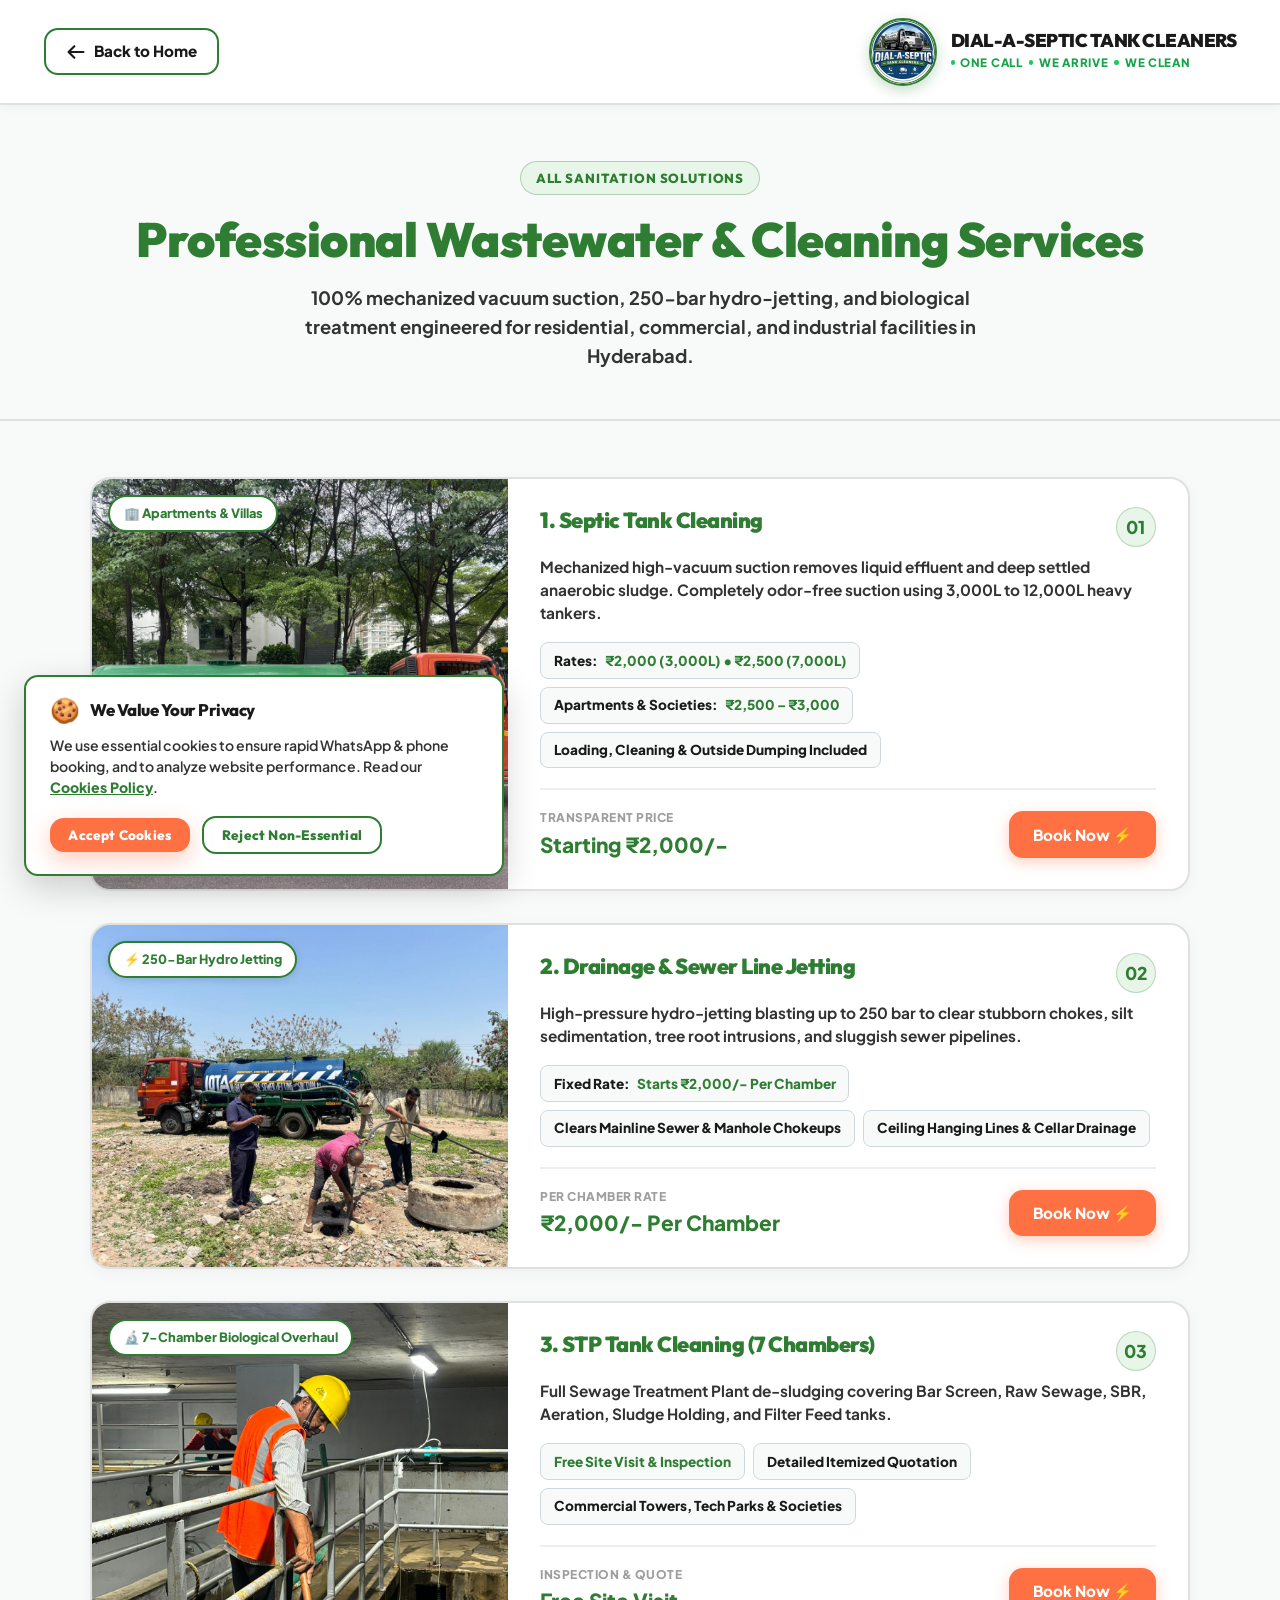
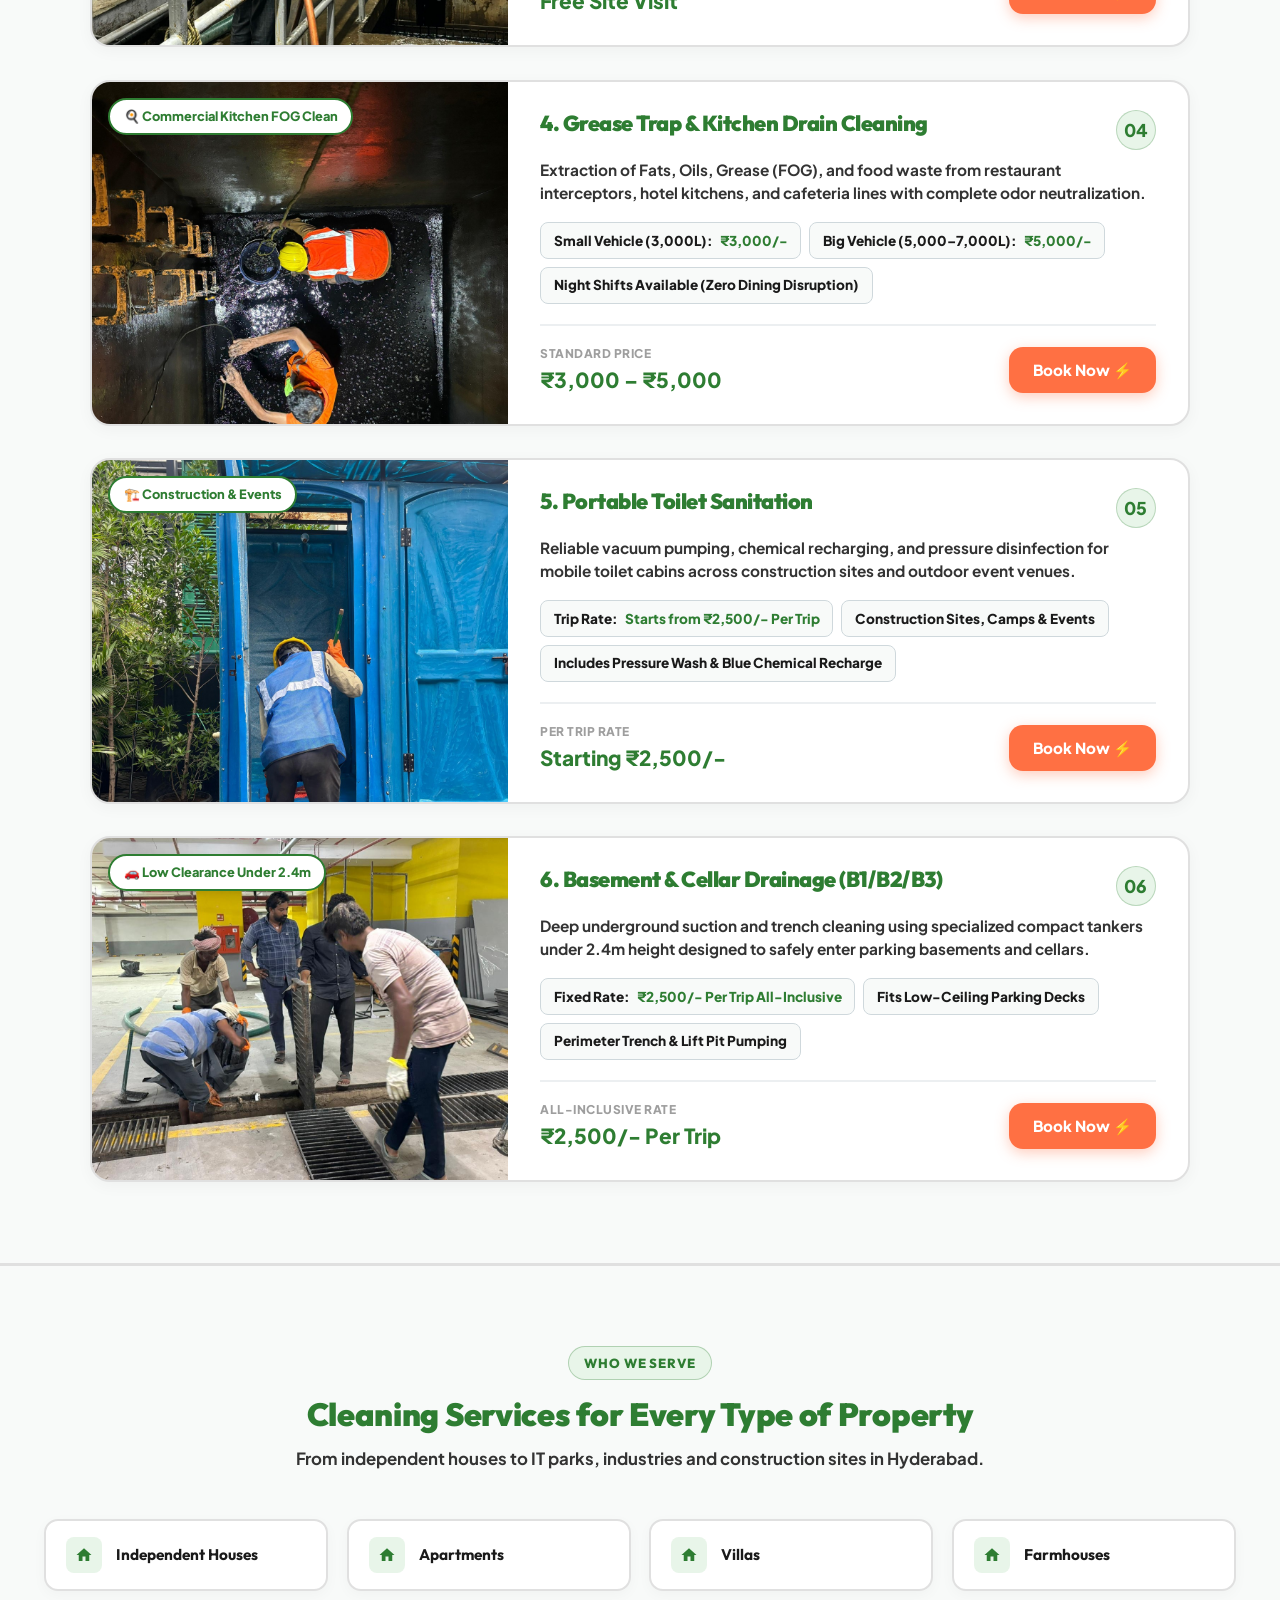
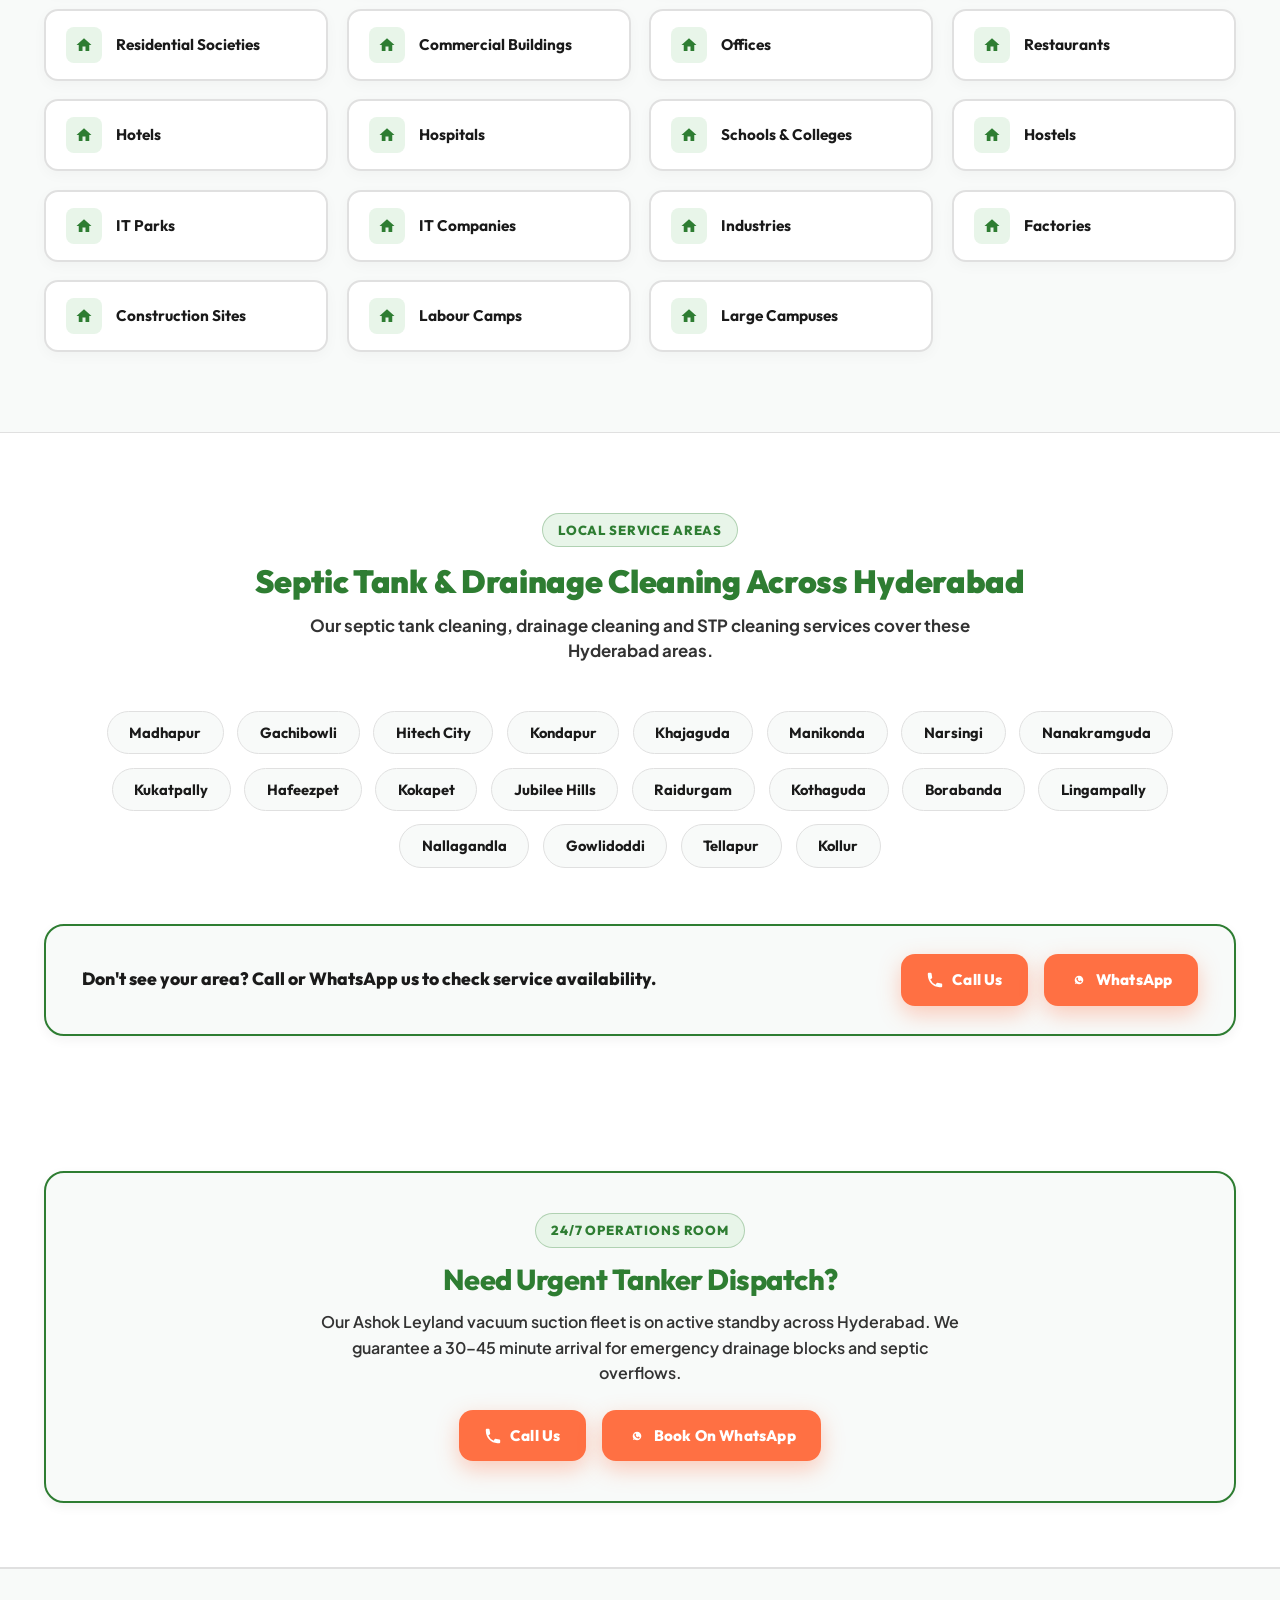
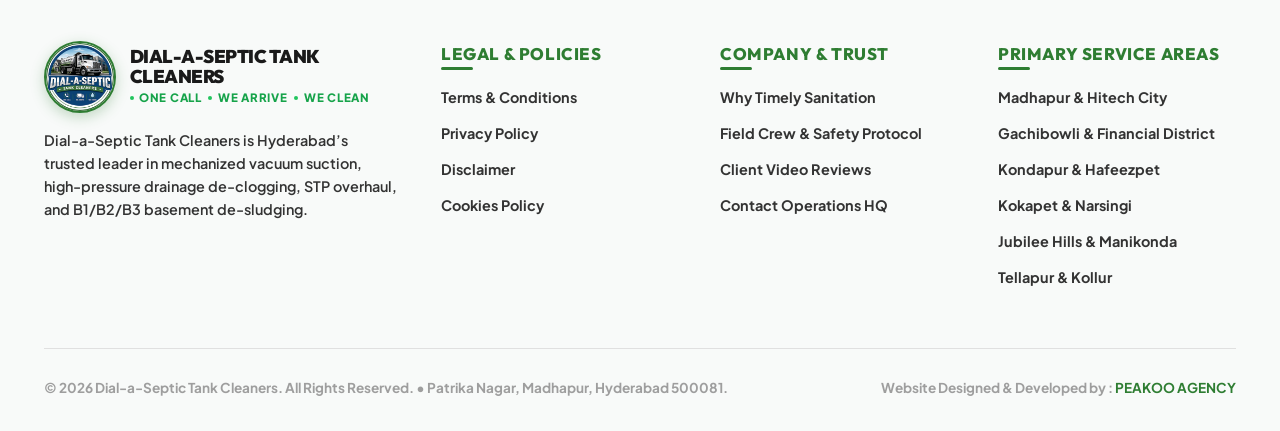
<file: services.html>
<!DOCTYPE html>
<html lang="en">

<head>
  <meta charset="UTF-8">
  <meta name="viewport" content="width=device-width, initial-scale=1.0">
  <title>Our Services | Dial-a-Septic Tank Cleaners Hyderabad | 24/7 Vacuum Fleet</title>
  <meta name="description"
    content="Explore full sanitation services by Dial-a-Septic Tank Cleaners Hyderabad: Septic tank vacuum pumping, 250-bar sewer jetting, 7-chamber STP cleaning, grease trap cleanout, portable toilet servicing, and low-clearance basement tankers.">
  <meta name="keywords"
    content="septic tank cleaning hyderabad, sewer hydro jetting, stp tank cleaning gachibowli, grease trap cleaning, basement vacuum tanker madhapur">
  <meta name="author" content="Dial-a-Septic Tank Cleaners">

  <!-- Favicon -->
  <link rel="icon" type="image/png" href="assets/logo_web.png">

  <!-- Google Fonts: Outfit & Plus Jakarta Sans -->
  <link rel="preconnect" href="https://fonts.googleapis.com">
  <link rel="preconnect" href="https://fonts.gstatic.com" crossorigin>
  <link
    href="https://fonts.googleapis.com/css2?family=Oswald:wght@600;700;800&family=Outfit:wght@500;600;700;800;900&family=Plus+Jakarta+Sans:wght@500;600;700;800&display=swap"
    rel="stylesheet">

  <!-- CSS Stylesheet -->
  <link rel="stylesheet" href="styles.css?v=5">
</head>

<body>

  <!-- ==========================================================================
       TOP BAR WITH BACK BUTTON (NO NAVBAR)
       ========================================================================== -->
  <header class="contact-top-bar">
    <div class="contact-top-container">
      <a href="index.html" class="btn-back-home">
        <svg width="20" height="20" fill="none" stroke="currentColor" stroke-width="2.5" viewBox="0 0 24 24">
          <path stroke-linecap="round" stroke-linejoin="round" d="M10 19l-7-7m0 0l7-7m-7 7h18"></path>
        </svg>
        Back to Home
      </a>

      <a href="index.html" class="brand-logo">
        <img src="assets/logo_web.png" alt="Dial-a-Septic Logo" class="brand-logo-img">
        <div class="logo-text-col">
          <span class="logo-main-title"><span>DIAL-A-SEPTIC TANK CLEANERS</span></span>
          <span class="logo-subtitle"><span class="logo-dot"></span>One Call<span class="logo-dot"></span>We Arrive<span
              class="logo-dot"></span>We Clean</span>
        </div>
      </a>
    </div>
  </header>

  <!-- ==========================================================================
       SERVICES HERO BANNER
       ========================================================================== -->
  <div class="contact-hero-banner">
    <div class="container">
      <span class="section-tag">All Sanitation Solutions</span>
      <h1 class="contact-hero-title">Professional Wastewater &amp; Cleaning Services</h1>
      <p class="contact-hero-sub">
        100% mechanized vacuum suction, 250-bar hydro-jetting, and biological treatment engineered for residential,
        commercial, and industrial facilities in Hyderabad.
      </p>
    </div>
  </div>

  <!-- ==========================================================================
       SERVICES SECTION (Horizontal Cards with 4:3 Image, Details, Prices, Book Now)
       ========================================================================== -->
  <section class="services-section" id="services" style="padding-top: 3.5rem;">
    <div class="container">
      <div class="services-horizontal-list reveal-stagger">

        <!-- Horizontal Card 1: Septic Tank Cleaning -->
        <div class="service-horizontal-card reveal">
          <div class="service-h-img">
            <img src="assets/service_1_septic.jpg" alt="Septic Tank Cleaning Tanker at Gated Community" loading="lazy">
            <span class="service-h-badge">🏢 Apartments &amp; Villas</span>
          </div>
          <div class="service-h-content">
            <div>
              <div class="service-h-header">
                <div>
                  <h3 class="service-h-title">1. Septic Tank Cleaning</h3>
                </div>
                <span class="service-h-num">01</span>
              </div>
              <p class="service-h-desc">
                Mechanized high-vacuum suction removes liquid effluent and deep settled anaerobic sludge. Completely
                odor-free suction using 3,000L to 12,000L heavy tankers.
              </p>
              <div class="service-h-pills">
                <span class="service-h-pill">Rates: <strong>₹2,000 (3,000L) • ₹2,500 (7,000L)</strong></span>
                <span class="service-h-pill">Apartments &amp; Societies: <strong>₹2,500 – ₹3,000</strong></span>
                <span class="service-h-pill">Loading, Cleaning &amp; Outside Dumping Included</span>
              </div>
            </div>
            <div class="service-h-footer">
              <div class="service-h-price-wrap">
                <span class="service-h-price-label">Transparent Price</span>
                <span class="service-h-price-val">Starting ₹2,000/-</span>
              </div>
              <a href="https://wa.me/918074014420?text=I%20want%20to%20book%20Septic%20Tank%20Cleaning" target="_blank"
                class="service-h-btn">
                Book Now ⚡
              </a>
            </div>
          </div>
        </div>

        <!-- Horizontal Card 2: Drainage & Sewer Jetting -->
        <div class="service-horizontal-card reveal">
          <div class="service-h-img">
            <img src="assets/service_2_drainage.jpg" alt="High Pressure Hydro Jetting Machine" loading="lazy">
            <span class="service-h-badge">⚡ 250-Bar Hydro Jetting</span>
          </div>
          <div class="service-h-content">
            <div>
              <div class="service-h-header">
                <div>
                  <h3 class="service-h-title">2. Drainage &amp; Sewer Line Jetting</h3>
                </div>
                <span class="service-h-num">02</span>
              </div>
              <p class="service-h-desc">
                High-pressure hydro-jetting blasting up to 250 bar to clear stubborn chokes, silt sedimentation, tree
                root intrusions, and sluggish sewer pipelines.
              </p>
              <div class="service-h-pills">
                <span class="service-h-pill">Fixed Rate: <strong>Starts ₹2,000/- Per Chamber</strong></span>
                <span class="service-h-pill">Clears Mainline Sewer &amp; Manhole Chokeups</span>
                <span class="service-h-pill">Ceiling Hanging Lines &amp; Cellar Drainage</span>
              </div>
            </div>
            <div class="service-h-footer">
              <div class="service-h-price-wrap">
                <span class="service-h-price-label">Per Chamber Rate</span>
                <span class="service-h-price-val">₹2,000/- Per Chamber</span>
              </div>
              <a href="https://wa.me/918074014420?text=I%20want%20to%20book%20Drainage%20Jetting%20service"
                target="_blank" class="service-h-btn">
                Book Now ⚡
              </a>
            </div>
          </div>
        </div>

        <!-- Horizontal Card 3: STP Tank Cleaning -->
        <div class="service-horizontal-card reveal">
          <div class="service-h-img">
            <img src="assets/service_3_stp.jpg" alt="Sewage Treatment Plant STP Overhaul" loading="lazy">
            <span class="service-h-badge">🔬 7-Chamber Biological Overhaul</span>
          </div>
          <div class="service-h-content">
            <div>
              <div class="service-h-header">
                <div>
                  <h3 class="service-h-title">3. STP Tank Cleaning (7 Chambers)</h3>
                </div>
                <span class="service-h-num">03</span>
              </div>
              <p class="service-h-desc">
                Full Sewage Treatment Plant de-sludging covering Bar Screen, Raw Sewage, SBR, Aeration, Sludge Holding,
                and Filter Feed tanks.
              </p>
              <div class="service-h-pills">
                <span class="service-h-pill"><strong>Free Site Visit &amp; Inspection</strong></span>
                <span class="service-h-pill">Detailed Itemized Quotation</span>
                <span class="service-h-pill">Commercial Towers, Tech Parks &amp; Societies</span>
              </div>
            </div>
            <div class="service-h-footer">
              <div class="service-h-price-wrap">
                <span class="service-h-price-label">Inspection &amp; Quote</span>
                <span class="service-h-price-val">Free Site Visit</span>
              </div>
              <a href="https://wa.me/918074014420?text=Hello%2C%20I%20want%20to%20schedule%20a%20Free%20Site%20Inspection%20for%20STP%20Cleaning"
                target="_blank" class="service-h-btn">
                Book Now ⚡
              </a>
            </div>
          </div>
        </div>

        <!-- Horizontal Card 4: Grease Trap Cleaning -->
        <div class="service-horizontal-card reveal">
          <div class="service-h-img">
            <img src="assets/service_4_grease.jpg" alt="Commercial Kitchen Grease Trap Cleanout" loading="lazy">
            <span class="service-h-badge">🍳 Commercial Kitchen FOG Clean</span>
          </div>
          <div class="service-h-content">
            <div>
              <div class="service-h-header">
                <div>
                  <h3 class="service-h-title">4. Grease Trap &amp; Kitchen Drain Cleaning</h3>
                </div>
                <span class="service-h-num">04</span>
              </div>
              <p class="service-h-desc">
                Extraction of Fats, Oils, Grease (FOG), and food waste from restaurant interceptors, hotel kitchens, and
                cafeteria lines with complete odor neutralization.
              </p>
              <div class="service-h-pills">
                <span class="service-h-pill">Small Vehicle (3,000L): <strong>₹3,000/-</strong></span>
                <span class="service-h-pill">Big Vehicle (5,000–7,000L): <strong>₹5,000/-</strong></span>
                <span class="service-h-pill">Night Shifts Available (Zero Dining Disruption)</span>
              </div>
            </div>
            <div class="service-h-footer">
              <div class="service-h-price-wrap">
                <span class="service-h-price-label">Standard Price</span>
                <span class="service-h-price-val">₹3,000 – ₹5,000</span>
              </div>
              <a href="https://wa.me/918074014420?text=I%20want%20to%20book%20Grease%20Trap%20Cleaning%20service"
                target="_blank" class="service-h-btn">
                Book Now ⚡
              </a>
            </div>
          </div>
        </div>

        <!-- Horizontal Card 5: Portable Toilet Sanitation -->
        <div class="service-horizontal-card reveal">
          <div class="service-h-img">
            <img src="assets/service_5_portable.jpg" alt="Portable Cabin Suction and Wash" loading="lazy">
            <span class="service-h-badge">🏗️ Construction &amp; Events</span>
          </div>
          <div class="service-h-content">
            <div>
              <div class="service-h-header">
                <div>
                  <h3 class="service-h-title">5. Portable Toilet Sanitation</h3>
                </div>
                <span class="service-h-num">05</span>
              </div>
              <p class="service-h-desc">
                Reliable vacuum pumping, chemical recharging, and pressure disinfection for mobile toilet cabins across
                construction sites and outdoor event venues.
              </p>
              <div class="service-h-pills">
                <span class="service-h-pill">Trip Rate: <strong>Starts from ₹2,500/- Per Trip</strong></span>
                <span class="service-h-pill">Construction Sites, Camps &amp; Events</span>
                <span class="service-h-pill">Includes Pressure Wash &amp; Blue Chemical Recharge</span>
              </div>
            </div>
            <div class="service-h-footer">
              <div class="service-h-price-wrap">
                <span class="service-h-price-label">Per Trip Rate</span>
                <span class="service-h-price-val">Starting ₹2,500/-</span>
              </div>
              <a href="https://wa.me/918074014420?text=I%20need%20Portable%20Toilet%20Cleaning%20service"
                target="_blank" class="service-h-btn">
                Book Now ⚡
              </a>
            </div>
          </div>
        </div>

        <!-- Horizontal Card 6: Basement Drainage -->
        <div class="service-horizontal-card reveal">
          <div class="service-h-img">
            <img src="assets/service_6_basement.jpg" alt="Basement Low Clearance Vacuum Tanker" loading="lazy">
            <span class="service-h-badge">🚗 Low Clearance Under 2.4m</span>
          </div>
          <div class="service-h-content">
            <div>
              <div class="service-h-header">
                <div>
                  <h3 class="service-h-title">6. Basement &amp; Cellar Drainage (B1/B2/B3)</h3>
                </div>
                <span class="service-h-num">06</span>
              </div>
              <p class="service-h-desc">
                Deep underground suction and trench cleaning using specialized compact tankers under 2.4m height
                designed to safely enter parking basements and cellars.
              </p>
              <div class="service-h-pills">
                <span class="service-h-pill">Fixed Rate: <strong>₹2,500/- Per Trip All-Inclusive</strong></span>
                <span class="service-h-pill">Fits Low-Ceiling Parking Decks</span>
                <span class="service-h-pill">Perimeter Trench &amp; Lift Pit Pumping</span>
              </div>
            </div>
            <div class="service-h-footer">
              <div class="service-h-price-wrap">
                <span class="service-h-price-label">All-Inclusive Rate</span>
                <span class="service-h-price-val">₹2,500/- Per Trip</span>
              </div>
              <a href="https://wa.me/918074014420?text=I%20need%20Special%20Small%20Vehicle%20for%20Basement%2FCellar%20Cleaning"
                target="_blank" class="service-h-btn">
                Book Now ⚡
              </a>
            </div>
          </div>
        </div>

      </div>
    </div>
  </section>

  <!-- ==========================================================================
       SECTION: WHO WE SERVE (Cleaning Services For Every Type Of Property)
       ========================================================================== -->
  <section class="who-we-serve-section" id="who-we-serve">
    <div class="container">
      <div class="section-head reveal">
        <span class="section-tag">Who We Serve</span>
        <h2 class="section-title">Cleaning Services for Every Type of Property</h2>
        <p class="section-subtitle">From independent houses to IT parks, industries and construction sites in Hyderabad.
        </p>
      </div>

      <div class="property-types-grid reveal-stagger">
        <div class="property-card reveal">
          <span class="property-icon-box">
            <svg width="18" height="18" fill="currentColor" viewBox="0 0 24 24">
              <path d="M10 20v-6h4v6h5v-8h3L12 3 2 12h3v8z" />
            </svg>
          </span>
          <span class="property-title">Independent Houses</span>
        </div>

        <div class="property-card reveal">
          <span class="property-icon-box">
            <svg width="18" height="18" fill="currentColor" viewBox="0 0 24 24">
              <path d="M10 20v-6h4v6h5v-8h3L12 3 2 12h3v8z" />
            </svg>
          </span>
          <span class="property-title">Apartments</span>
        </div>

        <div class="property-card reveal">
          <span class="property-icon-box">
            <svg width="18" height="18" fill="currentColor" viewBox="0 0 24 24">
              <path d="M10 20v-6h4v6h5v-8h3L12 3 2 12h3v8z" />
            </svg>
          </span>
          <span class="property-title">Villas</span>
        </div>

        <div class="property-card reveal">
          <span class="property-icon-box">
            <svg width="18" height="18" fill="currentColor" viewBox="0 0 24 24">
              <path d="M10 20v-6h4v6h5v-8h3L12 3 2 12h3v8z" />
            </svg>
          </span>
          <span class="property-title">Farmhouses</span>
        </div>

        <div class="property-card reveal">
          <span class="property-icon-box">
            <svg width="18" height="18" fill="currentColor" viewBox="0 0 24 24">
              <path d="M10 20v-6h4v6h5v-8h3L12 3 2 12h3v8z" />
            </svg>
          </span>
          <span class="property-title">Residential Societies</span>
        </div>

        <div class="property-card reveal">
          <span class="property-icon-box">
            <svg width="18" height="18" fill="currentColor" viewBox="0 0 24 24">
              <path d="M10 20v-6h4v6h5v-8h3L12 3 2 12h3v8z" />
            </svg>
          </span>
          <span class="property-title">Commercial Buildings</span>
        </div>

        <div class="property-card reveal">
          <span class="property-icon-box">
            <svg width="18" height="18" fill="currentColor" viewBox="0 0 24 24">
              <path d="M10 20v-6h4v6h5v-8h3L12 3 2 12h3v8z" />
            </svg>
          </span>
          <span class="property-title">Offices</span>
        </div>

        <div class="property-card reveal">
          <span class="property-icon-box">
            <svg width="18" height="18" fill="currentColor" viewBox="0 0 24 24">
              <path d="M10 20v-6h4v6h5v-8h3L12 3 2 12h3v8z" />
            </svg>
          </span>
          <span class="property-title">Restaurants</span>
        </div>

        <div class="property-card reveal">
          <span class="property-icon-box">
            <svg width="18" height="18" fill="currentColor" viewBox="0 0 24 24">
              <path d="M10 20v-6h4v6h5v-8h3L12 3 2 12h3v8z" />
            </svg>
          </span>
          <span class="property-title">Hotels</span>
        </div>

        <div class="property-card reveal">
          <span class="property-icon-box">
            <svg width="18" height="18" fill="currentColor" viewBox="0 0 24 24">
              <path d="M10 20v-6h4v6h5v-8h3L12 3 2 12h3v8z" />
            </svg>
          </span>
          <span class="property-title">Hospitals</span>
        </div>

        <div class="property-card reveal">
          <span class="property-icon-box">
            <svg width="18" height="18" fill="currentColor" viewBox="0 0 24 24">
              <path d="M10 20v-6h4v6h5v-8h3L12 3 2 12h3v8z" />
            </svg>
          </span>
          <span class="property-title">Schools &amp; Colleges</span>
        </div>

        <div class="property-card reveal">
          <span class="property-icon-box">
            <svg width="18" height="18" fill="currentColor" viewBox="0 0 24 24">
              <path d="M10 20v-6h4v6h5v-8h3L12 3 2 12h3v8z" />
            </svg>
          </span>
          <span class="property-title">Hostels</span>
        </div>

        <div class="property-card reveal">
          <span class="property-icon-box">
            <svg width="18" height="18" fill="currentColor" viewBox="0 0 24 24">
              <path d="M10 20v-6h4v6h5v-8h3L12 3 2 12h3v8z" />
            </svg>
          </span>
          <span class="property-title">IT Parks</span>
        </div>

        <div class="property-card reveal">
          <span class="property-icon-box">
            <svg width="18" height="18" fill="currentColor" viewBox="0 0 24 24">
              <path d="M10 20v-6h4v6h5v-8h3L12 3 2 12h3v8z" />
            </svg>
          </span>
          <span class="property-title">IT Companies</span>
        </div>

        <div class="property-card reveal">
          <span class="property-icon-box">
            <svg width="18" height="18" fill="currentColor" viewBox="0 0 24 24">
              <path d="M10 20v-6h4v6h5v-8h3L12 3 2 12h3v8z" />
            </svg>
          </span>
          <span class="property-title">Industries</span>
        </div>

        <div class="property-card reveal">
          <span class="property-icon-box">
            <svg width="18" height="18" fill="currentColor" viewBox="0 0 24 24">
              <path d="M10 20v-6h4v6h5v-8h3L12 3 2 12h3v8z" />
            </svg>
          </span>
          <span class="property-title">Factories</span>
        </div>

        <div class="property-card reveal">
          <span class="property-icon-box">
            <svg width="18" height="18" fill="currentColor" viewBox="0 0 24 24">
              <path d="M10 20v-6h4v6h5v-8h3L12 3 2 12h3v8z" />
            </svg>
          </span>
          <span class="property-title">Construction Sites</span>
        </div>

        <div class="property-card reveal">
          <span class="property-icon-box">
            <svg width="18" height="18" fill="currentColor" viewBox="0 0 24 24">
              <path d="M10 20v-6h4v6h5v-8h3L12 3 2 12h3v8z" />
            </svg>
          </span>
          <span class="property-title">Labour Camps</span>
        </div>

        <div class="property-card reveal">
          <span class="property-icon-box">
            <svg width="18" height="18" fill="currentColor" viewBox="0 0 24 24">
              <path d="M10 20v-6h4v6h5v-8h3L12 3 2 12h3v8z" />
            </svg>
          </span>
          <span class="property-title">Large Campuses</span>
        </div>
      </div>
    </div>
  </section>

  <!-- ==========================================================================
       SECTION: LOCAL SERVICE AREAS (Septic Tank & Drainage Cleaning Across Hyderabad)
       ========================================================================== -->
  <section class="local-areas-section" id="service-areas">
    <div class="container">
      <div class="section-head reveal">
        <span class="section-tag">Local Service Areas</span>
        <h2 class="section-title">Septic Tank &amp; Drainage Cleaning Across Hyderabad</h2>
        <p class="section-subtitle">Our septic tank cleaning, drainage cleaning and STP cleaning services cover these
          Hyderabad areas.</p>
      </div>

      <!-- Area Pills Wrap -->
      <div class="areas-pills-wrap reveal">
        <span class="area-pill">Madhapur</span>
        <span class="area-pill">Gachibowli</span>
        <span class="area-pill">Hitech City</span>
        <span class="area-pill">Kondapur</span>
        <span class="area-pill">Khajaguda</span>
        <span class="area-pill">Manikonda</span>
        <span class="area-pill">Narsingi</span>
        <span class="area-pill">Nanakramguda</span>
        <span class="area-pill">Kukatpally</span>
        <span class="area-pill">Hafeezpet</span>
        <span class="area-pill">Kokapet</span>
        <span class="area-pill">Jubilee Hills</span>
        <span class="area-pill">Raidurgam</span>
        <span class="area-pill">Kothaguda</span>
        <span class="area-pill">Borabanda</span>
        <span class="area-pill">Lingampally</span>
        <span class="area-pill">Nallagandla</span>
        <span class="area-pill">Gowlidoddi</span>
        <span class="area-pill">Tellapur</span>
        <span class="area-pill">Kollur</span>
      </div>

      <!-- Bottom Callout Bar -->
      <div class="area-check-callout reveal">
        <div class="area-callout-text">
          Don't see your area? Call or WhatsApp us to check service availability.
        </div>
        <div class="area-callout-actions">
          <a href="tel:8074014420" class="btn btn-primary" style="padding: 0.85rem 1.6rem;">
            <svg width="18" height="18" fill="currentColor" viewBox="0 0 20 20">
              <path
                d="M2 3a1 1 0 011-1h2.153a1 1 0 01.986.836l.74 4.435a1 1 0 01-.54 1.06l-1.548.773a11.037 11.037 0 006.105 6.105l.774-1.548a1 1 0 011.059-.54l4.435.74a1 1 0 01.836.986V17a1 1 0 01-1 1h-2C7.82 18 2 12.18 2 4V3z">
              </path>
            </svg>
            <span>Call Us</span>
          </a>
          <a href="https://wa.me/918074014420?text=Hi%2C%20is%20septic%20tank%20cleaning%20service%20available%20in%20my%20area%3F"
            target="_blank" rel="noopener noreferrer" class="btn btn-whatsapp" style="padding: 0.85rem 1.6rem;">
            <svg width="18" height="18" fill="currentColor" viewBox="0 0 24 24">
              <path
                d="M12.031 6.172c-3.181 0-5.767 2.586-5.768 5.766-.001 1.298.38 2.27 1.019 3.287l-.582 2.128 2.182-.573c.978.58 1.911.928 3.145.929 3.178 0 5.767-2.587 5.768-5.766.001-3.187-2.575-5.77-5.764-5.771zm3.392 8.244c-.144.405-.837.774-1.17.824-.299.045-.677.063-1.092-.069-.252-.08-.575-.187-.988-.365-1.739-.751-2.874-2.502-2.961-2.617-.087-.116-.708-.94-.708-1.793s.448-1.273.607-1.446c.159-.173.346-.217.462-.217l.332.006c.106.005.249-.04.39.298.144.347.491 1.2.534 1.287.043.087.072.188.014.303-.058.116-.087.188-.173.289l-.26.302c-.087.087-.179.183-.077.359.101.173.45 0.742.965 1.202.662.591 1.221.774 1.394.86.173.086.275.072.376-.044.101-.116.433-.506.549-.679.116-.173.231-.145.39-.087s1.011.477 1.184.564.289.13.332.202c.044.072.044.419-.1.824z" />
            </svg>
            <span>WhatsApp</span>
          </a>
        </div>
      </div>
    </div>
  </section>

  <!-- ==========================================================================
       IMMEDIATE ACTION CALLOUT BOX
       ========================================================================== -->
  <div class="container" style="margin-top: 3.5rem; margin-bottom: 4rem;">
    <div
      style="background: var(--clean-bg-soft); border: 2px solid var(--primary-brand); border-radius: var(--radius-lg); padding: 2.5rem 1.5rem; text-align: center; box-shadow: var(--shadow-sm);">
      <span class="section-tag">24/7 Operations Room</span>
      <h3 style="font-size: 1.8rem; margin-bottom: 0.75rem; color: var(--primary-brand);">Need Urgent Tanker Dispatch?
      </h3>
      <p
        style="max-width: 650px; margin: 0 auto 1.5rem auto; color: var(--neutral-medium); font-weight: 600; line-height: 1.6;">
        Our Ashok Leyland vacuum suction fleet is on active standby across Hyderabad. We guarantee a 30–45 minute
        arrival for emergency drainage blocks and septic overflows.
      </p>
      <div style="display: flex; justify-content: center; gap: 1rem; flex-wrap: wrap;">
        <a href="tel:8074014420" class="btn btn-primary" style="padding: 0.85rem 1.6rem;">
          <svg width="18" height="18" fill="currentColor" viewBox="0 0 20 20">
            <path
              d="M2 3a1 1 0 011-1h2.153a1 1 0 01.986.836l.74 4.435a1 1 0 01-.54 1.06l-1.548.773a11.037 11.037 0 006.105 6.105l.774-1.548a1 1 0 011.059-.54l4.435.74a1 1 0 01.836.986V17a1 1 0 01-1 1h-2C7.82 18 2 12.18 2 4V3z">
            </path>
          </svg>
          Call Us
        </a>
        <a href="https://wa.me/918074014420?text=Hello%20Dial-a-Septic!%20I%20need%20urgent%20cleaning%20services%20in%20Hyderabad."
          target="_blank" class="btn btn-whatsapp" style="padding: 0.85rem 1.6rem;">
          <svg width="18" height="18" fill="currentColor" viewBox="0 0 24 24">
            <path
              d="M12.031 6.172c-3.181 0-5.767 2.586-5.768 5.766-.001 1.298.38 2.27 1.019 3.287l-.582 2.128 2.182-.573c.978.58 1.911.928 3.145.929 3.178 0 5.767-2.587 5.768-5.766.001-3.187-2.575-5.77-5.764-5.771zm3.392 8.244c-.144.405-.837.774-1.17.824-.299.045-.677.063-1.092-.069-.252-.08-.575-.187-.988-.365-1.739-.751-2.874-2.502-2.961-2.617-.087-.116-.708-.94-.708-1.793s.448-1.273.607-1.446c.159-.173.346-.217.462-.217l.332.006c.106.005.249-.04.39.298.144.347.491 1.2.534 1.287.043.087.072.188.014.303-.058.116-.087.188-.173.289l-.26.302c-.087.087-.179.183-.077.359.101.173.45 0.742.965 1.202.662.591 1.221.774 1.394.86.173.086.275.072.376-.044.101-.116.433-.506.549-.679.116-.173.231-.145.39-.087s1.011.477 1.184.564.289.13.332.202c.044.072.044.419-.1.824z" />
          </svg>
          Book On WhatsApp
        </a>
      </div>
    </div>
  </div>

  <!-- ==========================================================================
       SITE FOOTER
       ========================================================================== -->
  <footer class="site-footer">
    <div class="container">
      <div class="footer-grid reveal-stagger">
        <div class="footer-brand reveal">
          <div class="brand-logo">
            <img src="assets/logo_web.png" alt="Dial-a-Septic Logo" class="brand-logo-img">
            <div class="logo-text-col">
              <span class="logo-main-title"><span>DIAL-A-SEPTIC TANK CLEANERS</span></span>
              <span class="logo-subtitle"><span class="logo-dot"></span>One Call<span class="logo-dot"></span>We
                Arrive<span class="logo-dot"></span>We Clean</span>
            </div>
          </div>
          <p>
            Dial-a-Septic Tank Cleaners is Hyderabad’s trusted leader in mechanized vacuum suction, high-pressure
            drainage de-clogging, STP overhaul, and B1/B2/B3 basement de-sludging.
          </p>

        </div>

        <div class="footer-col reveal">
          <h5>Legal &amp; Policies</h5>
          <ul class="footer-links">
            <li><a href="terms.html">Terms &amp; Conditions</a></li>
            <li><a href="privacy-policy.html">Privacy Policy</a></li>
            <li><a href="disclaimer.html">Disclaimer</a></li>
            <li><a href="cookies.html">Cookies Policy</a></li>
          </ul>
        </div>

        <div class="footer-col reveal">
          <h5>Company &amp; Trust</h5>
          <ul class="footer-links">
            <li><a href="index.html#history">Why Timely Sanitation</a></li>
            <li><a href="index.html#about">Field Crew &amp; Safety Protocol</a></li>
            <li><a href="index.html#reviews">Client Video Reviews</a></li>
            <li><a href="contact.html">Contact Operations HQ</a></li>
          </ul>
        </div>

        <div class="footer-col reveal">
          <h5>Primary Service Areas</h5>
          <ul class="footer-links">
            <li><a href="contact.html">Madhapur &amp; Hitech City</a></li>
            <li><a href="contact.html">Gachibowli &amp; Financial District</a></li>
            <li><a href="contact.html">Kondapur &amp; Hafeezpet</a></li>
            <li><a href="contact.html">Kokapet &amp; Narsingi</a></li>
            <li><a href="contact.html">Jubilee Hills &amp; Manikonda</a></li>
            <li><a href="contact.html">Tellapur &amp; Kollur</a></li>
          </ul>
        </div>
      </div>

      <div class="footer-bottom">
        <div>
          © 2026 Dial-a-Septic Tank Cleaners. All Rights Reserved. • Patrika Nagar, Madhapur, Hyderabad 500081.
        </div>



        <div style="text-align: center;">
          Website Designed & Developed by : <a href="https://www.peakoo.agency"
            style="color: var(--primary-brand);">PEAKOO AGENCY</a>
        </div>
      </div>
    </div>
  </footer>

  <!-- Scripts -->
  <script src="app.js"></script>
</body>

</html>
</file>
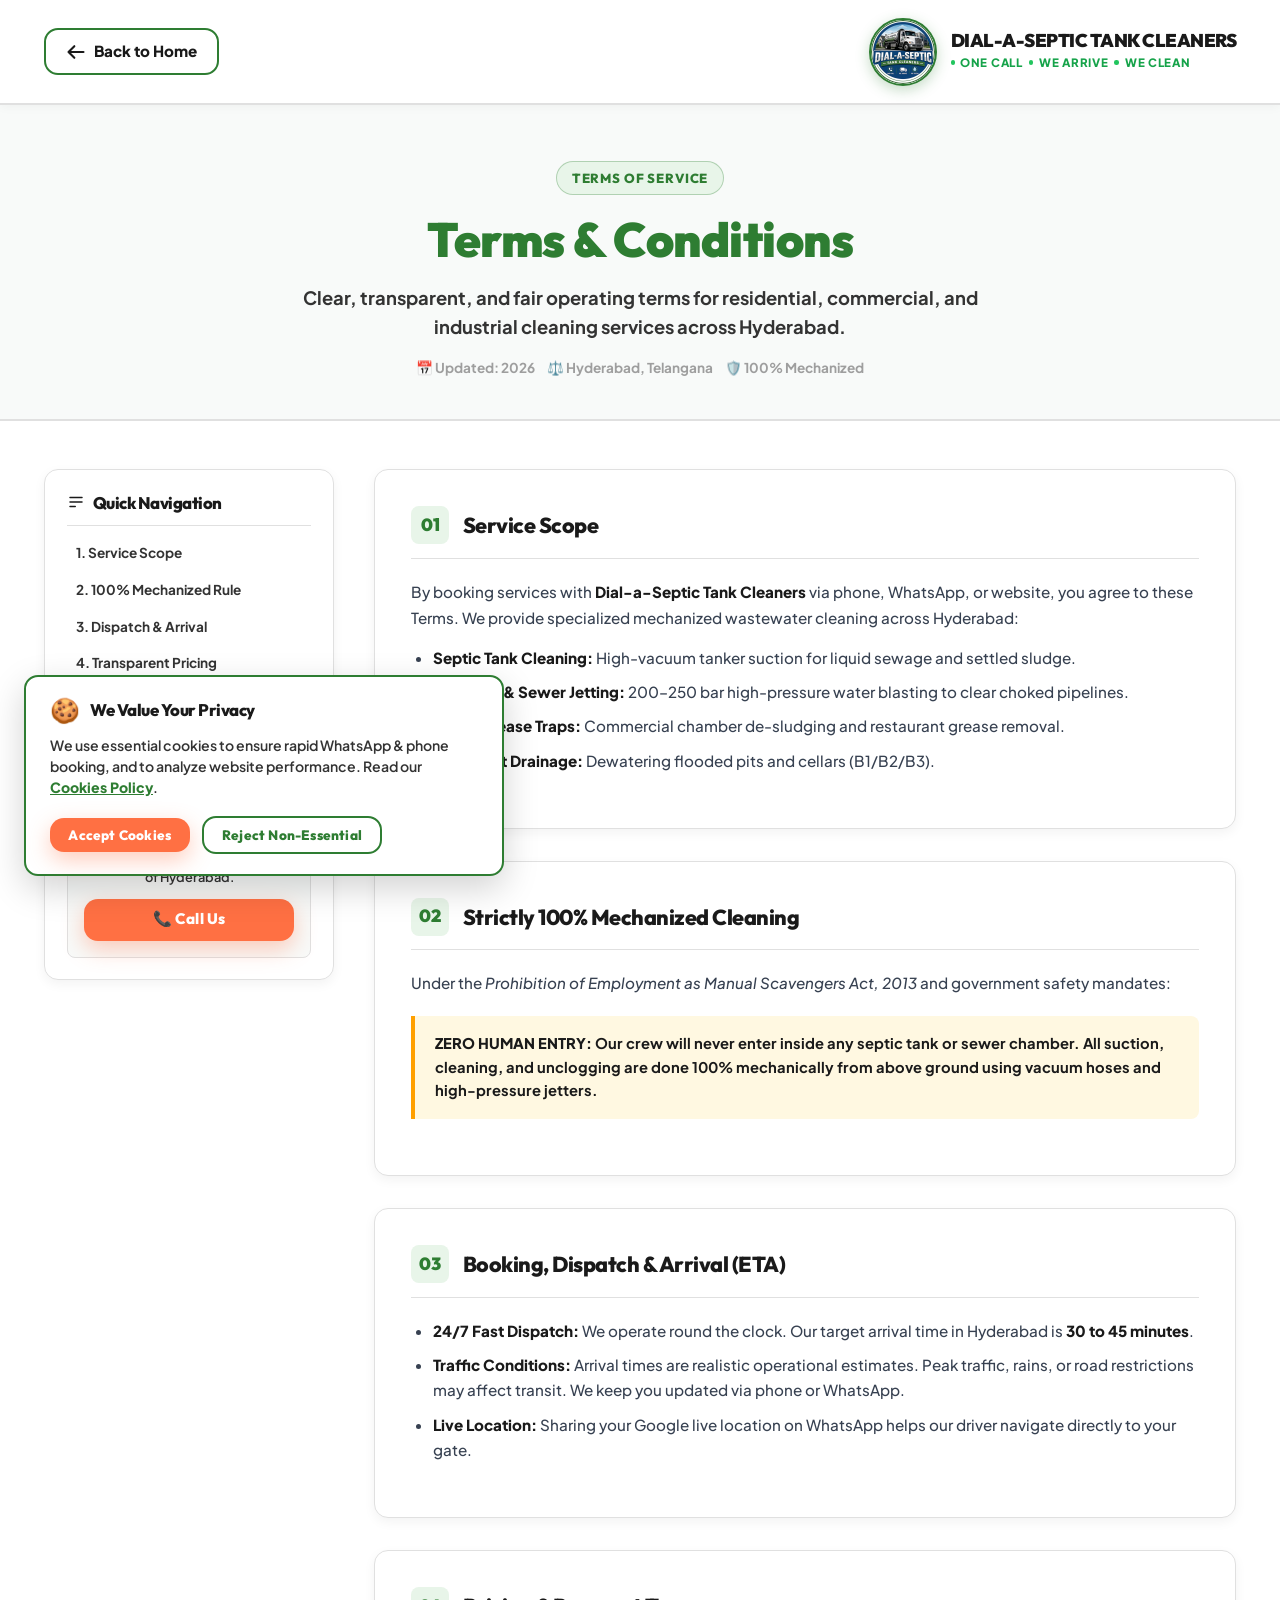
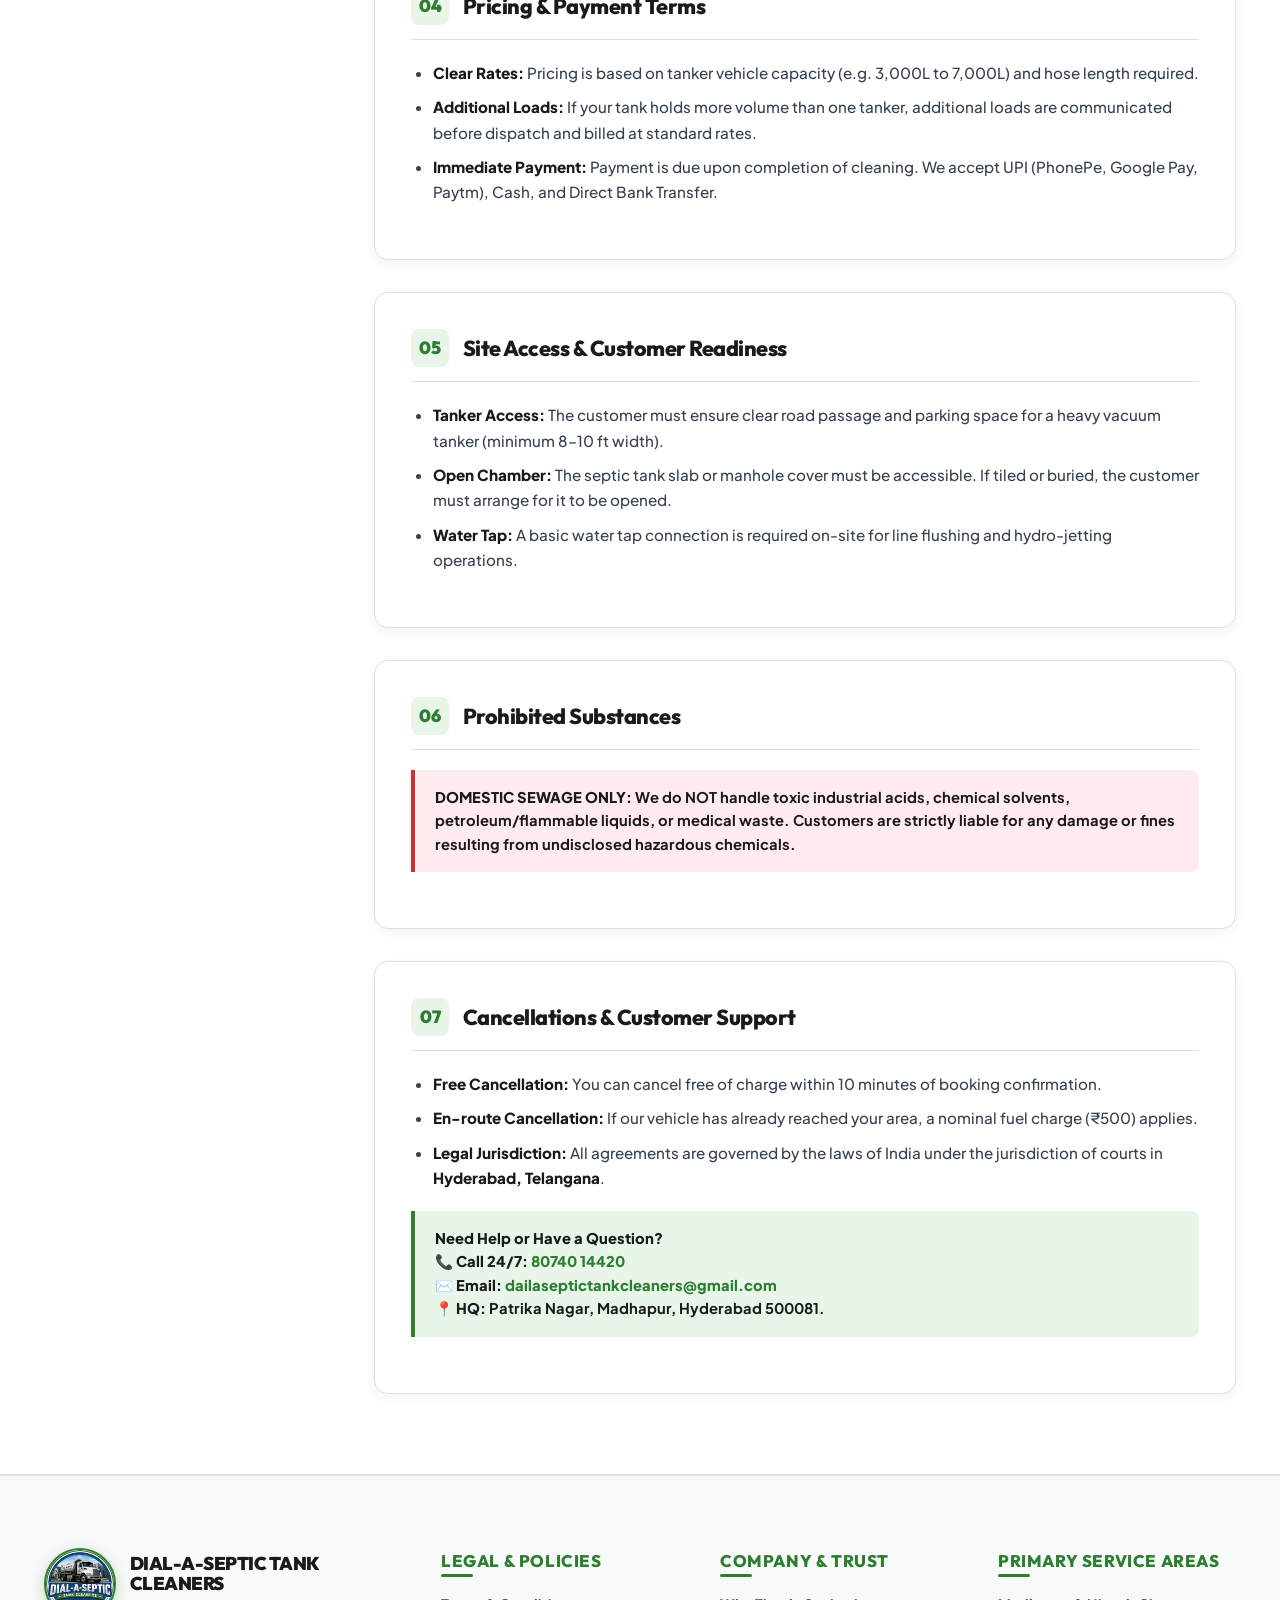
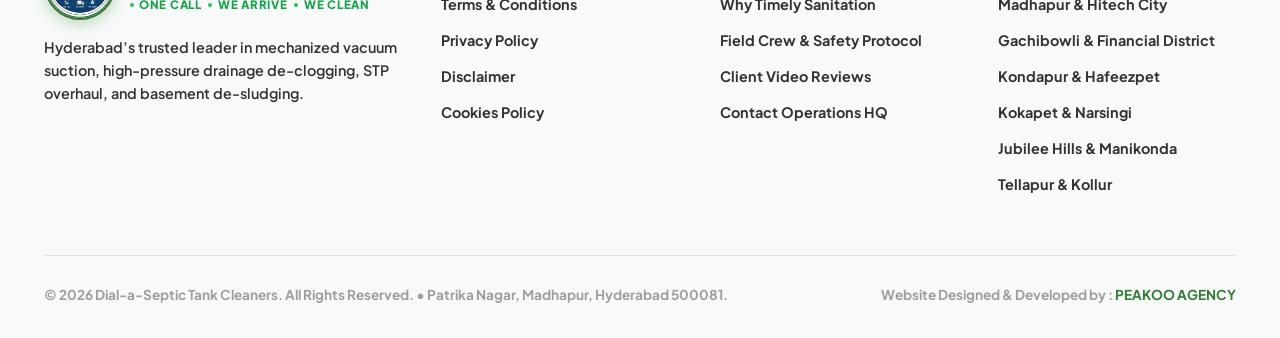
<file: terms.html>
<!DOCTYPE html>
<html lang="en">

<head>
  <meta charset="UTF-8">
  <meta name="viewport" content="width=device-width, initial-scale=1.0">
  <title>Terms and Conditions | Dial-a-Septic Tank Cleaners Hyderabad</title>
  <meta name="description"
    content="Simple, transparent Terms & Conditions for Dial-a-Septic Tank Cleaners Hyderabad. 100% mechanized suction, pricing, site access, and dispatch rules.">
  <meta name="keywords"
    content="terms and conditions septic tank cleaning hyderabad, dial a septic terms, mechanized sanitation hyderabad">
  <meta name="author" content="Dial-a-Septic Tank Cleaners">

  <!-- Favicon -->
  <link rel="icon" type="image/png" href="assets/logo_web.png">

  <!-- Google Fonts: Outfit & Plus Jakarta Sans -->
  <link rel="preconnect" href="https://fonts.googleapis.com">
  <link rel="preconnect" href="https://fonts.gstatic.com" crossorigin>
  <link
    href="https://fonts.googleapis.com/css2?family=Outfit:wght@500;600;700;800;900&family=Plus+Jakarta+Sans:wght@500;600;700;800&display=swap"
    rel="stylesheet">

  <!-- CSS Stylesheet -->
  <link rel="stylesheet" href="styles.css?v=5">
</head>

<body>

  <!-- ==========================================================================
       TOP BAR WITH BACK BUTTON
       ========================================================================== -->
  <header class="contact-top-bar">
    <div class="contact-top-container">
      <a href="index.html" class="btn-back-home">
        <svg width="20" height="20" fill="none" stroke="currentColor" stroke-width="2.5" viewBox="0 0 24 24">
          <path stroke-linecap="round" stroke-linejoin="round" d="M10 19l-7-7m0 0l7-7m-7 7h18"></path>
        </svg>
        Back to Home
      </a>

      <a href="index.html" class="brand-logo">
        <img src="assets/logo_web.png" alt="Dial-a-Septic Logo" class="brand-logo-img">
        <div class="logo-text-col">
          <span class="logo-main-title"><span>DIAL-A-SEPTIC TANK CLEANERS</span></span>
          <span class="logo-subtitle"><span class="logo-dot"></span>One Call<span class="logo-dot"></span>We Arrive<span
              class="logo-dot"></span>We Clean</span>
        </div>
      </a>
    </div>
  </header>

  <!-- ==========================================================================
       HERO BANNER
       ========================================================================== -->
  <div class="contact-hero-banner legal-hero">
    <div class="container">
      <span class="section-tag">Terms of Service</span>
      <h1 class="contact-hero-title">Terms &amp; Conditions</h1>
      <p class="contact-hero-sub">
        Clear, transparent, and fair operating terms for residential, commercial, and industrial cleaning services
        across Hyderabad.
      </p>
      <div class="legal-meta-badge">
        <span>📅 Updated: 2026</span>
        <span>⚖️ Hyderabad, Telangana</span>
        <span>🛡️ 100% Mechanized</span>
      </div>
    </div>
  </div>


  <!-- ==========================================================================
       MAIN CONTENT WITH TOC SIDEBAR
       ========================================================================== -->
  <main class="legal-main-section">
    <div class="container">
      <div class="legal-layout">

        <!-- Table of Contents Sidebar -->
        <aside class="legal-sidebar">
          <div class="legal-sidebar-sticky">
            <h4 class="legal-sidebar-title">
              <svg width="18" height="18" fill="none" stroke="currentColor" stroke-width="2" viewBox="0 0 24 24">
                <path stroke-linecap="round" stroke-linejoin="round" d="M4 6h16M4 12h16M4 18h7"></path>
              </svg>
              Quick Navigation
            </h4>
            <nav class="legal-toc">
              <a href="#section-1" class="toc-link">1. Service Scope</a>
              <a href="#section-2" class="toc-link">2. 100% Mechanized Rule</a>
              <a href="#section-3" class="toc-link">3. Dispatch &amp; Arrival</a>
              <a href="#section-4" class="toc-link">4. Transparent Pricing</a>
              <a href="#section-5" class="toc-link">5. Site Access &amp; Parking</a>
              <a href="#section-6" class="toc-link">6. Prohibited Waste</a>
              <a href="#section-7" class="toc-link">7. Cancellations &amp; Support</a>
            </nav>

            <div class="legal-sidebar-card">
              <h5>Need Quick Service?</h5>
              <p>Direct 24/7 hotline across all areas of Hyderabad.</p>
              <a href="tel:8074014420" class="btn btn-primary"
                style="width: 100%; justify-content: center; padding: 0.55rem 1rem;">
                📞 Call Us
              </a>
            </div>
          </div>
        </aside>

        <!-- Main Clauses Content -->
        <article class="legal-content">

          <!-- Section 1 -->
          <section id="section-1" class="legal-card">
            <div class="legal-section-header">
              <span class="legal-section-num">01</span>
              <h2 class="legal-section-title">Service Scope</h2>
            </div>
            <p>
              By booking services with <strong>Dial-a-Septic Tank Cleaners</strong> via phone, WhatsApp, or website, you
              agree to these Terms. We provide specialized mechanized wastewater cleaning across Hyderabad:
            </p>
            <ul>
              <li><strong>Septic Tank Cleaning:</strong> High-vacuum tanker suction for liquid sewage and settled
                sludge.</li>
              <li><strong>Drainage &amp; Sewer Jetting:</strong> 200–250 bar high-pressure water blasting to clear
                choked pipelines.</li>
              <li><strong>STP &amp; Grease Traps:</strong> Commercial chamber de-sludging and restaurant grease removal.
              </li>
              <li><strong>Basement Drainage:</strong> Dewatering flooded pits and cellars (B1/B2/B3).</li>
            </ul>
          </section>

          <!-- Section 2 -->
          <section id="section-2" class="legal-card">
            <div class="legal-section-header">
              <span class="legal-section-num">02</span>
              <h2 class="legal-section-title">Strictly 100% Mechanized Cleaning</h2>
            </div>
            <p>
              Under the <em>Prohibition of Employment as Manual Scavengers Act, 2013</em> and government safety
              mandates:
            </p>
            <div class="legal-callout legal-callout-warning">
              <strong>ZERO HUMAN ENTRY:</strong> Our crew will never enter inside any septic tank or sewer chamber. All
              suction, cleaning, and unclogging are done 100% mechanically from above ground using vacuum hoses and
              high-pressure jetters.
            </div>
          </section>

          <!-- Section 3 -->
          <section id="section-3" class="legal-card">
            <div class="legal-section-header">
              <span class="legal-section-num">03</span>
              <h2 class="legal-section-title">Booking, Dispatch &amp; Arrival (ETA)</h2>
            </div>
            <ul>
              <li><strong>24/7 Fast Dispatch:</strong> We operate round the clock. Our target arrival time in Hyderabad
                is <strong>30 to 45 minutes</strong>.</li>
              <li><strong>Traffic Conditions:</strong> Arrival times are realistic operational estimates. Peak traffic,
                rains, or road restrictions may affect transit. We keep you updated via phone or WhatsApp.</li>
              <li><strong>Live Location:</strong> Sharing your Google live location on WhatsApp helps our driver
                navigate directly to your gate.</li>
            </ul>
          </section>

          <!-- Section 4 -->
          <section id="section-4" class="legal-card">
            <div class="legal-section-header">
              <span class="legal-section-num">04</span>
              <h2 class="legal-section-title">Pricing &amp; Payment Terms</h2>
            </div>
            <ul>
              <li><strong>Clear Rates:</strong> Pricing is based on tanker vehicle capacity (e.g. 3,000L to 7,000L) and
                hose length required.</li>
              <li><strong>Additional Loads:</strong> If your tank holds more volume than one tanker, additional loads
                are communicated before dispatch and billed at standard rates.</li>
              <li><strong>Immediate Payment:</strong> Payment is due upon completion of cleaning. We accept UPI
                (PhonePe, Google Pay, Paytm), Cash, and Direct Bank Transfer.</li>
            </ul>
          </section>

          <!-- Section 5 -->
          <section id="section-5" class="legal-card">
            <div class="legal-section-header">
              <span class="legal-section-num">05</span>
              <h2 class="legal-section-title">Site Access &amp; Customer Readiness</h2>
            </div>
            <ul>
              <li><strong>Tanker Access:</strong> The customer must ensure clear road passage and parking space for a
                heavy vacuum tanker (minimum 8–10 ft width).</li>
              <li><strong>Open Chamber:</strong> The septic tank slab or manhole cover must be accessible. If tiled or
                buried, the customer must arrange for it to be opened.</li>
              <li><strong>Water Tap:</strong> A basic water tap connection is required on-site for line flushing and
                hydro-jetting operations.</li>
            </ul>
          </section>

          <!-- Section 6 -->
          <section id="section-6" class="legal-card">
            <div class="legal-section-header">
              <span class="legal-section-num">06</span>
              <h2 class="legal-section-title">Prohibited Substances</h2>
            </div>
            <div class="legal-callout legal-callout-danger">
              <strong>DOMESTIC SEWAGE ONLY:</strong> We do NOT handle toxic industrial acids, chemical solvents,
              petroleum/flammable liquids, or medical waste. Customers are strictly liable for any damage or fines
              resulting from undisclosed hazardous chemicals.
            </div>
          </section>

          <!-- Section 7 -->
          <section id="section-7" class="legal-card">
            <div class="legal-section-header">
              <span class="legal-section-num">07</span>
              <h2 class="legal-section-title">Cancellations &amp; Customer Support</h2>
            </div>
            <ul>
              <li><strong>Free Cancellation:</strong> You can cancel free of charge within 10 minutes of booking
                confirmation.</li>
              <li><strong>En-route Cancellation:</strong> If our vehicle has already reached your area, a nominal fuel
                charge (₹500) applies.</li>
              <li><strong>Legal Jurisdiction:</strong> All agreements are governed by the laws of India under the
                jurisdiction of courts in <strong>Hyderabad, Telangana</strong>.</li>
            </ul>
            <div class="legal-callout">
              <strong>Need Help or Have a Question?</strong><br>
              📞 <strong>Call 24/7:</strong> <a href="tel:8074014420"
                style="color: var(--primary-brand); font-weight: 800;">80740 14420</a><br>
              ✉️ <strong>Email:</strong> <a href="mailto:dailaseptictankcleaners@gmail.com"
                style="color: var(--primary-brand); font-weight: 800;">dailaseptictankcleaners@gmail.com</a><br>
              📍 <strong>HQ:</strong> Patrika Nagar, Madhapur, Hyderabad 500081.
            </div>
          </section>
        </article>

      </div>
    </div>
  </main>

  <!-- ==========================================================================
       SITE FOOTER
       ========================================================================== -->
  <footer class="site-footer">
    <div class="container">
      <div class="footer-grid reveal-stagger">
        <div class="footer-brand reveal">
          <div class="brand-logo">
            <img src="assets/logo_web.png" alt="Dial-a-Septic Logo" class="brand-logo-img">
            <div class="logo-text-col">
              <span class="logo-main-title"><span>DIAL-A-SEPTIC TANK CLEANERS</span></span>
              <span class="logo-subtitle"><span class="logo-dot"></span>One Call<span class="logo-dot"></span>We
                Arrive<span class="logo-dot"></span>We Clean</span>
            </div>
          </div>
          <p>
            Hyderabad’s trusted leader in mechanized vacuum suction, high-pressure drainage de-clogging, STP overhaul,
            and basement de-sludging.
          </p>

        </div>

        <div class="footer-col reveal">
          <h5>Legal &amp; Policies</h5>
          <ul class="footer-links">
            <li><a href="terms.html">Terms &amp; Conditions</a></li>
            <li><a href="privacy-policy.html">Privacy Policy</a></li>
            <li><a href="disclaimer.html">Disclaimer</a></li>
            <li><a href="cookies.html">Cookies Policy</a></li>
          </ul>
        </div>

        <div class="footer-col reveal">
          <h5>Company &amp; Trust</h5>
          <ul class="footer-links">
            <li><a href="index.html#history">Why Timely Sanitation</a></li>
            <li><a href="index.html#about">Field Crew &amp; Safety Protocol</a></li>
            <li><a href="index.html#reviews">Client Video Reviews</a></li>
            <li><a href="contact.html">Contact Operations HQ</a></li>
          </ul>
        </div>

        <div class="footer-col reveal">
          <h5>Primary Service Areas</h5>
          <ul class="footer-links">
            <li><a href="contact.html">Madhapur &amp; Hitech City</a></li>
            <li><a href="contact.html">Gachibowli &amp; Financial District</a></li>
            <li><a href="contact.html">Kondapur &amp; Hafeezpet</a></li>
            <li><a href="contact.html">Kokapet &amp; Narsingi</a></li>
            <li><a href="contact.html">Jubilee Hills &amp; Manikonda</a></li>
            <li><a href="contact.html">Tellapur &amp; Kollur</a></li>
          </ul>
        </div>
      </div>

      <div class="footer-bottom">
        <div>
          © 2026 Dial-a-Septic Tank Cleaners. All Rights Reserved. • Patrika Nagar, Madhapur, Hyderabad 500081.
        </div>

        <div style="text-align: center;">
          Website Designed & Developed by : <a href="https://www.peakoo.agency"
            style="color: var(--primary-brand);">PEAKOO AGENCY</a>
        </div>
      </div>
    </div>
  </footer>

  <!-- Javascript -->
  <script src="app.js"></script>
</body>

</html>
</file>
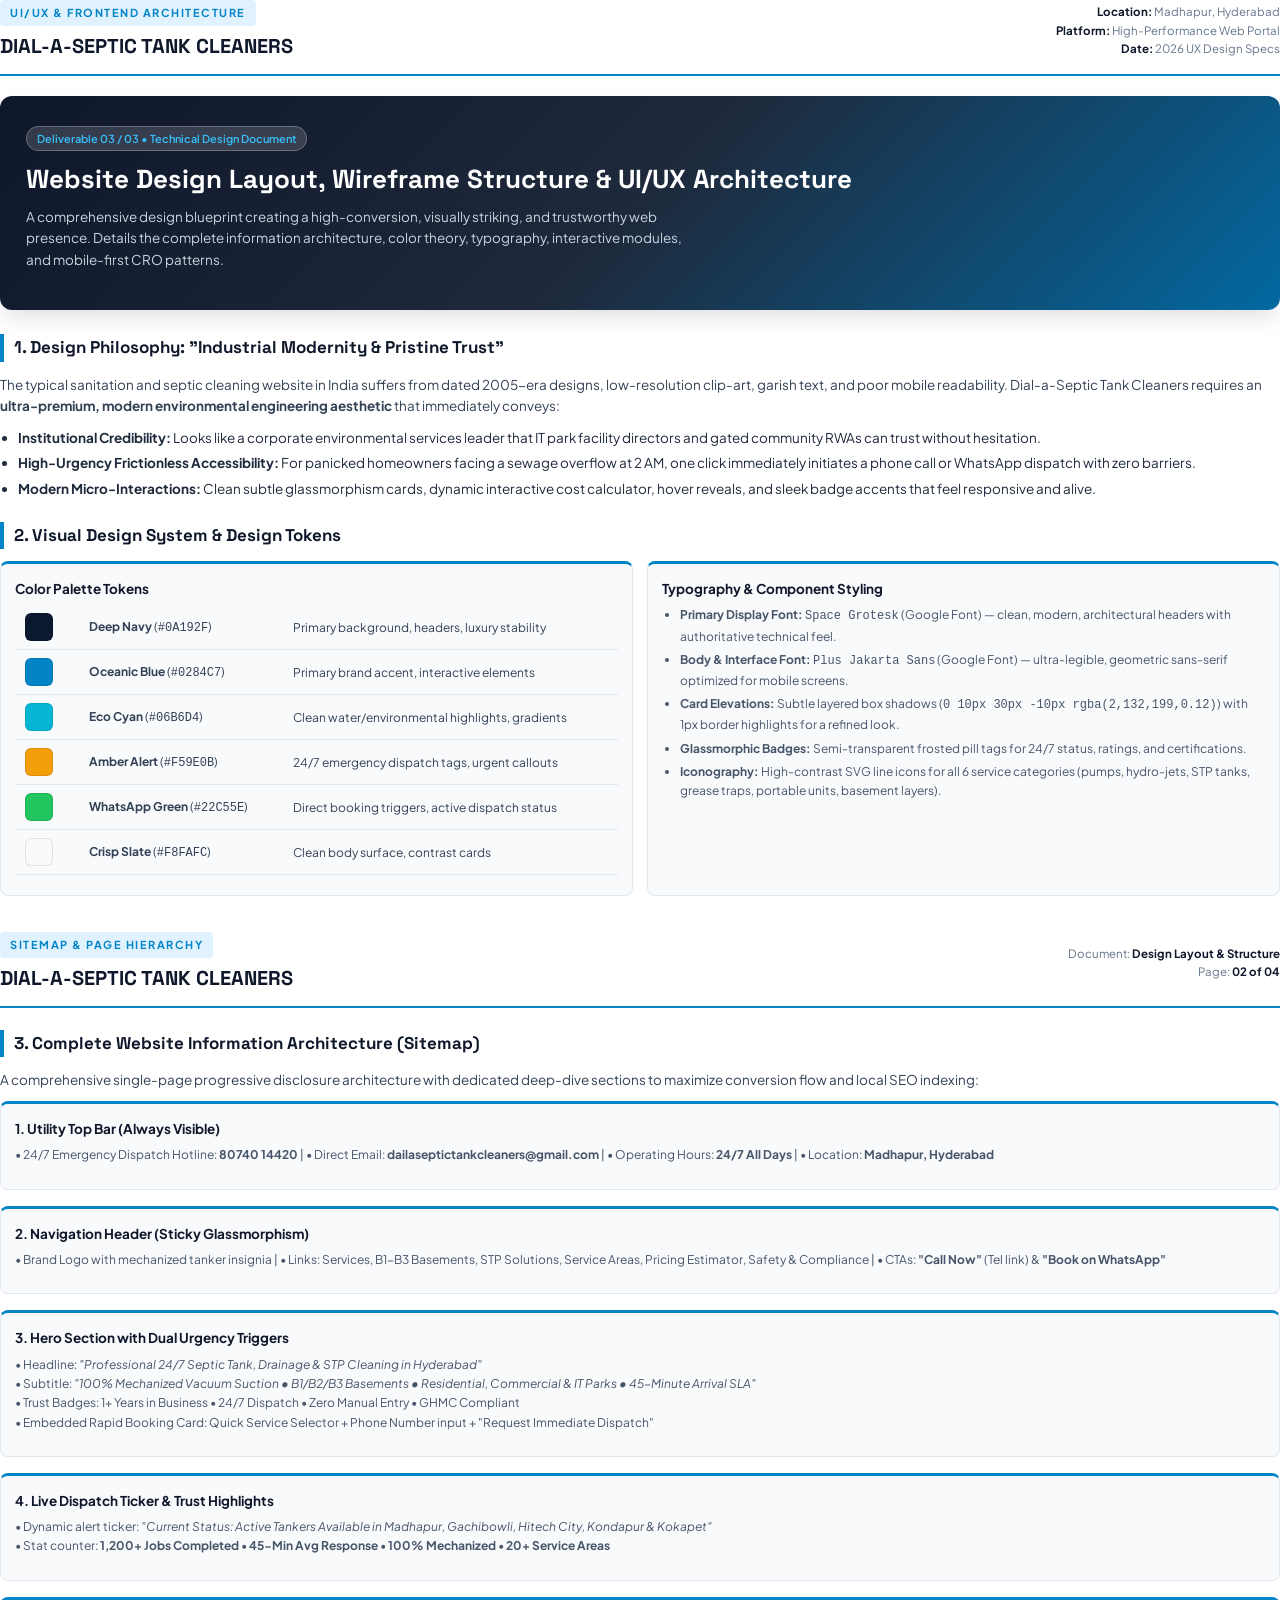
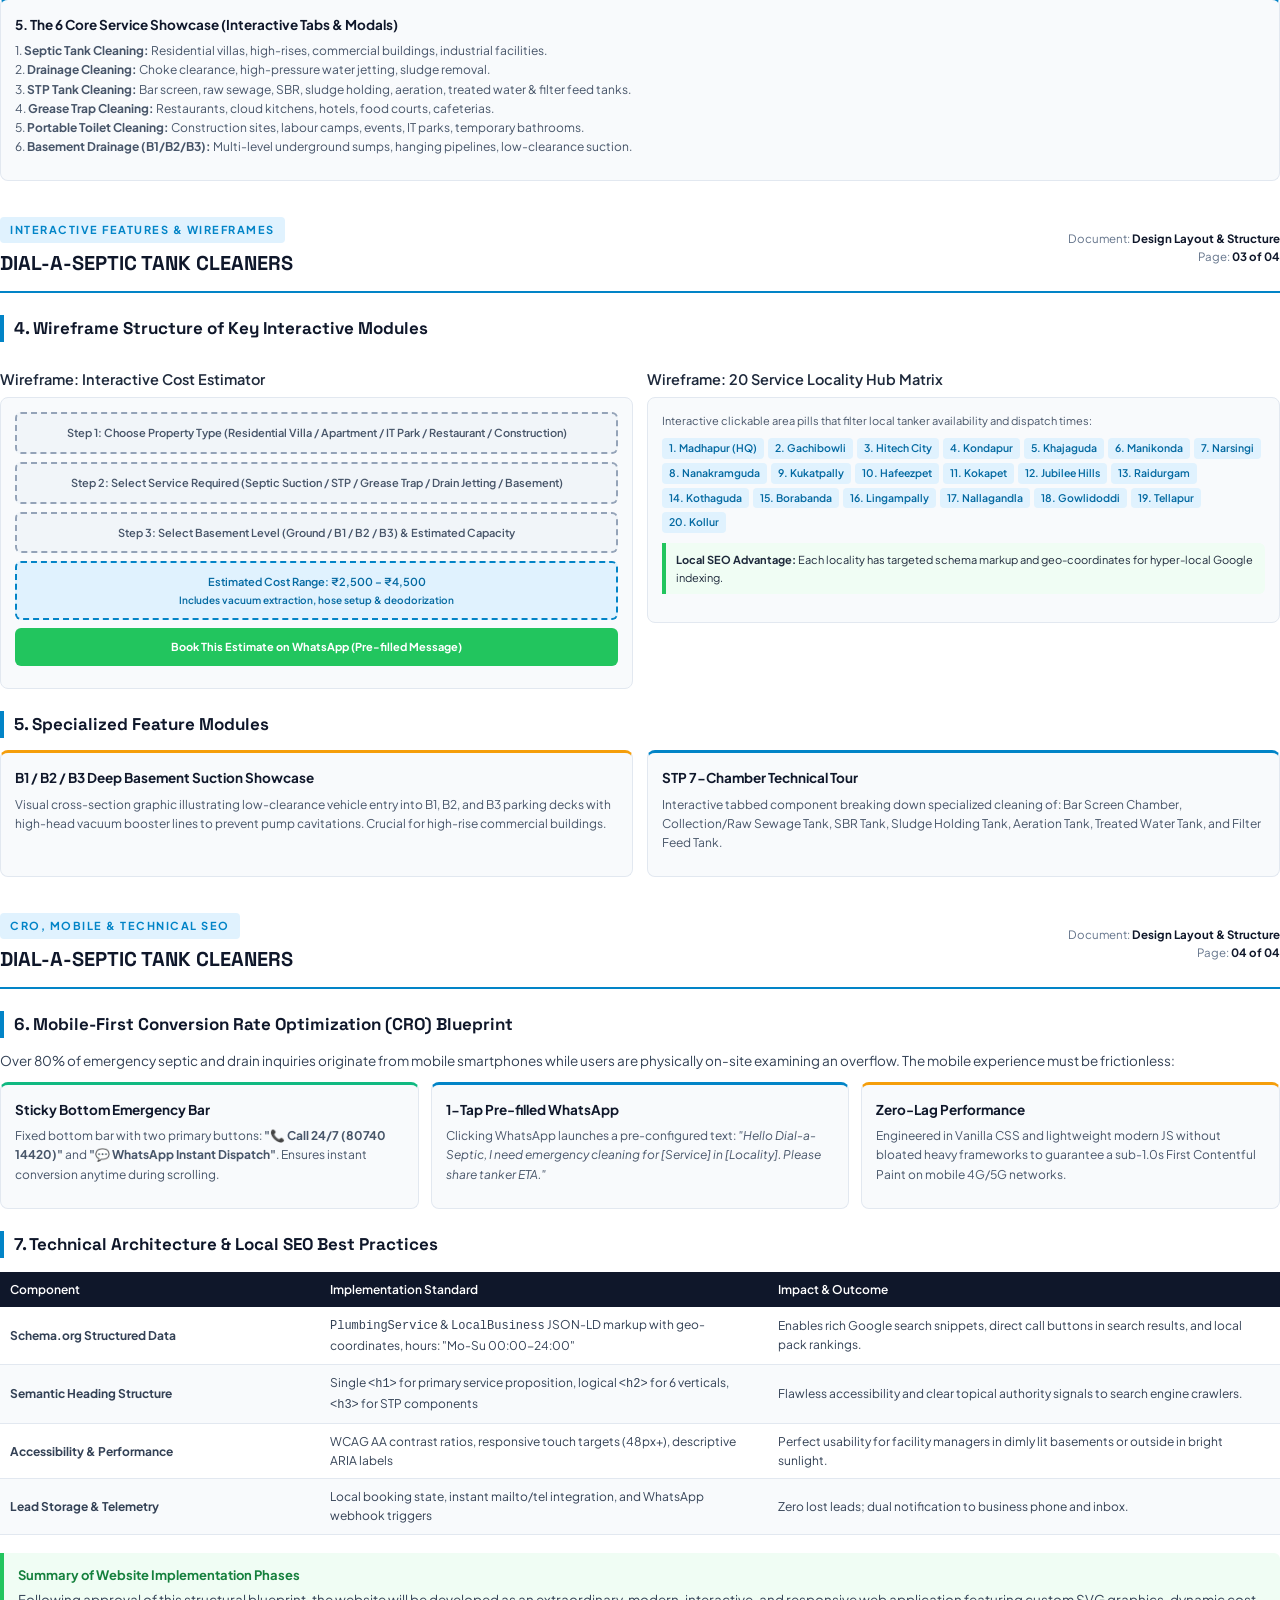
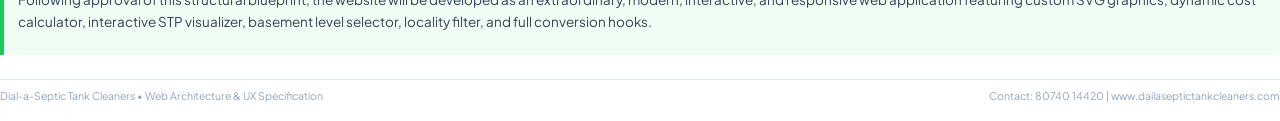
<file: Website_Design_Layout_And_Structure.html>
<!DOCTYPE html>
<html lang="en">
<head>
<meta charset="UTF-8">
<title>Website Design Layout & Information Architecture - Dial-a-Septic Tank Cleaners</title>
<style>

@import url('https://fonts.googleapis.com/css2?family=Plus+Jakarta+Sans:wght@300;400;500;600;700;800&family=Space+Grotesk:wght@500;700&display=swap');

@page {
    size: A4;
    margin: 18mm 16mm 18mm 16mm;
    @bottom-right {
        content: counter(page);
    }
}

* {
    box-sizing: border-box;
    margin: 0;
    padding: 0;
}

body {
    font-family: 'Plus Jakarta Sans', -apple-system, BlinkMacSystemFont, 'Segoe UI', Roboto, sans-serif;
    color: #1e293b;
    background-color: #ffffff;
    line-height: 1.6;
    font-size: 13.5px;
}

.page {
    page-break-after: always;
    position: relative;
    padding-bottom: 20px;
}
.page:last-child {
    page-break-after: avoid;
}

.header {
    display: flex;
    justify-content: space-between;
    align-items: center;
    border-bottom: 2px solid #0284c7;
    padding-bottom: 12px;
    margin-bottom: 20px;
}

.brand-badge {
    font-size: 11px;
    font-weight: 700;
    color: #0284c7;
    text-transform: uppercase;
    letter-spacing: 1.5px;
    background: #e0f2fe;
    padding: 4px 10px;
    border-radius: 4px;
    display: inline-block;
    margin-bottom: 4px;
}

.brand-title {
    font-family: 'Space Grotesk', sans-serif;
    font-size: 20px;
    font-weight: 700;
    color: #0f172a;
}

.header-meta {
    text-align: right;
    font-size: 11.5px;
    color: #64748b;
}

.header-meta strong {
    color: #0f172a;
}

.doc-hero {
    background: linear-gradient(135deg, #0f172a 0%, #1e293b 50%, #0369a1 100%);
    color: white;
    padding: 30px 26px;
    border-radius: 12px;
    margin-bottom: 24px;
    box-shadow: 0 10px 25px -5px rgba(15, 23, 42, 0.15);
}

.doc-hero h1 {
    font-family: 'Space Grotesk', sans-serif;
    font-size: 26px;
    font-weight: 700;
    line-height: 1.25;
    margin-bottom: 10px;
    color: #ffffff;
}

.doc-hero p {
    font-size: 13.5px;
    color: #cbd5e1;
    max-width: 680px;
}

.doc-tag {
    display: inline-block;
    background: rgba(255,255,255,0.15);
    border: 1px solid rgba(255,255,255,0.25);
    color: #38bdf8;
    padding: 3px 10px;
    border-radius: 20px;
    font-size: 11px;
    font-weight: 600;
    margin-bottom: 12px;
}

h2 {
    font-family: 'Space Grotesk', sans-serif;
    font-size: 17px;
    font-weight: 700;
    color: #0f172a;
    border-left: 4px solid #0284c7;
    padding-left: 10px;
    margin-top: 22px;
    margin-bottom: 12px;
}

h3 {
    font-size: 14.5px;
    font-weight: 600;
    color: #1e293b;
    margin-top: 14px;
    margin-bottom: 6px;
}

p {
    margin-bottom: 10px;
    color: #334155;
}

.grid-2 {
    display: grid;
    grid-template-columns: 1fr 1fr;
    gap: 14px;
    margin-bottom: 16px;
}

.grid-3 {
    display: grid;
    grid-template-columns: 1fr 1fr 1fr;
    gap: 12px;
    margin-bottom: 16px;
}

.card {
    background: #f8fafc;
    border: 1px solid #e2e8f0;
    border-radius: 8px;
    padding: 14px;
}

.card-accent {
    border-top: 3px solid #0284c7;
}

.card-warn {
    border-top: 3px solid #f59e0b;
}

.card-success {
    border-top: 3px solid #10b981;
}

.card h4 {
    font-size: 13.5px;
    font-weight: 700;
    color: #0f172a;
    margin-bottom: 6px;
}

.card p, .card ul {
    font-size: 12px;
    color: #475569;
}

ul {
    padding-left: 18px;
    margin-bottom: 10px;
}

li {
    margin-bottom: 4px;
}

table {
    width: 100%;
    border-collapse: collapse;
    margin: 14px 0 18px 0;
    font-size: 12px;
}

th {
    background: #0f172a;
    color: #ffffff;
    text-align: left;
    padding: 8px 10px;
    font-weight: 600;
}

td {
    padding: 8px 10px;
    border-bottom: 1px solid #e2e8f0;
    color: #334155;
}

tr:nth-child(even) td {
    background: #f8fafc;
}

.badge {
    display: inline-block;
    padding: 2px 7px;
    border-radius: 4px;
    font-size: 10.5px;
    font-weight: 600;
}

.badge-blue { background: #e0f2fe; color: #0369a1; }
.badge-green { background: #dcfce7; color: #15803d; }
.badge-amber { background: #fef3c7; color: #b45309; }
.badge-red { background: #fee2e2; color: #b91c1c; }

.callout {
    background: #f0fdf4;
    border-left: 4px solid #22c55e;
    padding: 12px 14px;
    border-radius: 0 6px 6px 0;
    margin: 14px 0;
}

.callout-title {
    font-weight: 700;
    color: #15803d;
    font-size: 13px;
    margin-bottom: 4px;
}

.highlight-box {
    background: #f0f9ff;
    border: 1px dashed #0284c7;
    padding: 12px 14px;
    border-radius: 8px;
    margin: 12px 0;
}

.footer {
    border-top: 1px solid #e2e8f0;
    padding-top: 8px;
    display: flex;
    justify-content: space-between;
    font-size: 10.5px;
    color: #94a3b8;
    margin-top: 24px;
}

.wireframe-box {
    background: #f1f5f9;
    border: 2px dashed #94a3b8;
    border-radius: 6px;
    padding: 10px;
    text-align: center;
    font-size: 11px;
    font-weight: 600;
    color: #475569;
    margin-bottom: 8px;
}
.color-swatch {
    display: inline-block;
    width: 28px;
    height: 28px;
    border-radius: 6px;
    vertical-align: middle;
    margin-right: 8px;
    border: 1px solid rgba(0,0,0,0.1);
}
</style>
</head>
<body>

<!-- PAGE 1: Design Philosophy, Aesthetics & Design System -->
<div class="page">
    <div class="header">
        <div>
            <div class="brand-badge">UI/UX & Frontend Architecture</div>
            <div class="brand-title">DIAL-A-SEPTIC TANK CLEANERS</div>
        </div>
        <div class="header-meta">
            <div><strong>Location:</strong> Madhapur, Hyderabad</div>
            <div><strong>Platform:</strong> High-Performance Web Portal</div>
            <div><strong>Date:</strong> 2026 UX Design Specs</div>
        </div>
    </div>

    <div class="doc-hero">
        <div class="doc-tag">Deliverable 03 / 03 • Technical Design Document</div>
        <h1>Website Design Layout, Wireframe Structure & UI/UX Architecture</h1>
        <p>A comprehensive design blueprint creating a high-conversion, visually striking, and trustworthy web presence. Details the complete information architecture, color theory, typography, interactive modules, and mobile-first CRO patterns.</p>
    </div>

    <h2>1. Design Philosophy: "Industrial Modernity & Pristine Trust"</h2>
    <p>
        The typical sanitation and septic cleaning website in India suffers from dated 2005-era designs, low-resolution clip-art, garish text, and poor mobile readability. Dial-a-Septic Tank Cleaners requires an <strong>ultra-premium, modern environmental engineering aesthetic</strong> that immediately conveys:
    </p>
    <ul>
        <li><strong>Institutional Credibility:</strong> Looks like a corporate environmental services leader that IT park facility directors and gated community RWAs can trust without hesitation.</li>
        <li><strong>High-Urgency Frictionless Accessibility:</strong> For panicked homeowners facing a sewage overflow at 2 AM, one click immediately initiates a phone call or WhatsApp dispatch with zero barriers.</li>
        <li><strong>Modern Micro-Interactions:</strong> Clean subtle glassmorphism cards, dynamic interactive cost calculator, hover reveals, and sleek badge accents that feel responsive and alive.</li>
    </ul>

    <h2>2. Visual Design System & Design Tokens</h2>
    <div class="grid-2">
        <div class="card card-accent">
            <h4>Color Palette Tokens</h4>
            <table style="margin: 6px 0;">
                <tr>
                    <td><span class="color-swatch" style="background: #0a192f;"></span></td>
                    <td><strong>Deep Navy</strong> (<code>#0A192F</code>)</td>
                    <td>Primary background, headers, luxury stability</td>
                </tr>
                <tr>
                    <td><span class="color-swatch" style="background: #0284c7;"></span></td>
                    <td><strong>Oceanic Blue</strong> (<code>#0284C7</code>)</td>
                    <td>Primary brand accent, interactive elements</td>
                </tr>
                <tr>
                    <td><span class="color-swatch" style="background: #06b6d4;"></span></td>
                    <td><strong>Eco Cyan</strong> (<code>#06B6D4</code>)</td>
                    <td>Clean water/environmental highlights, gradients</td>
                </tr>
                <tr>
                    <td><span class="color-swatch" style="background: #f59e0b;"></span></td>
                    <td><strong>Amber Alert</strong> (<code>#F59E0B</code>)</td>
                    <td>24/7 emergency dispatch tags, urgent callouts</td>
                </tr>
                <tr>
                    <td><span class="color-swatch" style="background: #22c55e;"></span></td>
                    <td><strong>WhatsApp Green</strong> (<code>#22C55E</code>)</td>
                    <td>Direct booking triggers, active dispatch status</td>
                </tr>
                <tr>
                    <td><span class="color-swatch" style="background: #f8fafc;"></span></td>
                    <td><strong>Crisp Slate</strong> (<code>#F8FAFC</code>)</td>
                    <td>Clean body surface, contrast cards</td>
                </tr>
            </table>
        </div>

        <div class="card card-accent">
            <h4>Typography & Component Styling</h4>
            <ul>
                <li><strong>Primary Display Font:</strong> <code>Space Grotesk</code> (Google Font) — clean, modern, architectural headers with authoritative technical feel.</li>
                <li><strong>Body & Interface Font:</strong> <code>Plus Jakarta Sans</code> (Google Font) — ultra-legible, geometric sans-serif optimized for mobile screens.</li>
                <li><strong>Card Elevations:</strong> Subtle layered box shadows (<code>0 10px 30px -10px rgba(2,132,199,0.12)</code>) with 1px border highlights for a refined look.</li>
                <li><strong>Glassmorphic Badges:</strong> Semi-transparent frosted pill tags for 24/7 status, ratings, and certifications.</li>
                <li><strong>Iconography:</strong> High-contrast SVG line icons for all 6 service categories (pumps, hydro-jets, STP tanks, grease traps, portable units, basement layers).</li>
            </ul>
        </div>
    </div>
</div>

<!-- PAGE 2: Full Sitemap & Page Architecture -->
<div class="page">
    <div class="header">
        <div>
            <div class="brand-badge">Sitemap & Page Hierarchy</div>
            <div class="brand-title">DIAL-A-SEPTIC TANK CLEANERS</div>
        </div>
        <div class="header-meta">
            <div>Document: <strong>Design Layout & Structure</strong></div>
            <div>Page: <strong>02 of 04</strong></div>
        </div>
    </div>

    <h2>3. Complete Website Information Architecture (Sitemap)</h2>
    <p>A comprehensive single-page progressive disclosure architecture with dedicated deep-dive sections to maximize conversion flow and local SEO indexing:</p>

    <div class="card card-accent" style="margin-bottom: 16px;">
        <h4>1. Utility Top Bar (Always Visible)</h4>
        <p>• 24/7 Emergency Dispatch Hotline: <strong>80740 14420</strong> | • Direct Email: <strong>dailaseptictankcleaners@gmail.com</strong> | • Operating Hours: <strong>24/7 All Days</strong> | • Location: <strong>Madhapur, Hyderabad</strong></p>
    </div>

    <div class="card card-accent" style="margin-bottom: 16px;">
        <h4>2. Navigation Header (Sticky Glassmorphism)</h4>
        <p>• Brand Logo with mechanized tanker insignia | • Links: Services, B1-B3 Basements, STP Solutions, Service Areas, Pricing Estimator, Safety & Compliance | • CTAs: <strong>"Call Now"</strong> (Tel link) & <strong>"Book on WhatsApp"</strong></p>
    </div>

    <div class="card card-accent" style="margin-bottom: 16px;">
        <h4>3. Hero Section with Dual Urgency Triggers</h4>
        <p>• Headline: <em>"Professional 24/7 Septic Tank, Drainage & STP Cleaning in Hyderabad"</em><br>
        • Subtitle: <em>"100% Mechanized Vacuum Suction • B1/B2/B3 Basements • Residential, Commercial & IT Parks • 45-Minute Arrival SLA"</em><br>
        • Trust Badges: 1+ Years in Business • 24/7 Dispatch • Zero Manual Entry • GHMC Compliant<br>
        • Embedded Rapid Booking Card: Quick Service Selector + Phone Number input + "Request Immediate Dispatch"</p>
    </div>

    <div class="card card-accent" style="margin-bottom: 16px;">
        <h4>4. Live Dispatch Ticker & Trust Highlights</h4>
        <p>• Dynamic alert ticker: <em>"Current Status: Active Tankers Available in Madhapur, Gachibowli, Hitech City, Kondapur & Kokapet"</em><br>
        • Stat counter: <strong>1,200+ Jobs Completed</strong> • <strong>45-Min Avg Response</strong> • <strong>100% Mechanized</strong> • <strong>20+ Service Areas</strong></p>
    </div>

    <div class="card card-accent" style="margin-bottom: 16px;">
        <h4>5. The 6 Core Service Showcase (Interactive Tabs & Modals)</h4>
        <p>
            1. <strong>Septic Tank Cleaning:</strong> Residential villas, high-rises, commercial buildings, industrial facilities.<br>
            2. <strong>Drainage Cleaning:</strong> Choke clearance, high-pressure water jetting, sludge removal.<br>
            3. <strong>STP Tank Cleaning:</strong> Bar screen, raw sewage, SBR, sludge holding, aeration, treated water & filter feed tanks.<br>
            4. <strong>Grease Trap Cleaning:</strong> Restaurants, cloud kitchens, hotels, food courts, cafeterias.<br>
            5. <strong>Portable Toilet Cleaning:</strong> Construction sites, labour camps, events, IT parks, temporary bathrooms.<br>
            6. <strong>Basement Drainage (B1/B2/B3):</strong> Multi-level underground sumps, hanging pipelines, low-clearance suction.
        </p>
    </div>
</div>

<!-- PAGE 3: Interactive Features & Wireframe Layout -->
<div class="page">
    <div class="header">
        <div>
            <div class="brand-badge">Interactive Features & Wireframes</div>
            <div class="brand-title">DIAL-A-SEPTIC TANK CLEANERS</div>
        </div>
        <div class="header-meta">
            <div>Document: <strong>Design Layout & Structure</strong></div>
            <div>Page: <strong>03 of 04</strong></div>
        </div>
    </div>

    <h2>4. Wireframe Structure of Key Interactive Modules</h2>

    <div class="grid-2">
        <div>
            <h3>Wireframe: Interactive Cost Estimator</h3>
            <div class="card">
                <div class="wireframe-box">Step 1: Choose Property Type (Residential Villa / Apartment / IT Park / Restaurant / Construction)</div>
                <div class="wireframe-box">Step 2: Select Service Required (Septic Suction / STP / Grease Trap / Drain Jetting / Basement)</div>
                <div class="wireframe-box">Step 3: Select Basement Level (Ground / B1 / B2 / B3) & Estimated Capacity</div>
                <div class="wireframe-box" style="background: #e0f2fe; border-color: #0284c7; color: #0369a1;">
                    Estimated Cost Range: ₹2,500 – ₹4,500<br>
                    <span style="font-size: 10px;">Includes vacuum extraction, hose setup & deodorization</span>
                </div>
                <div class="wireframe-box" style="background: #22c55e; color: white; border: none; font-weight: 700;">
                    Book This Estimate on WhatsApp (Pre-filled Message)
                </div>
            </div>
        </div>

        <div>
            <h3>Wireframe: 20 Service Locality Hub Matrix</h3>
            <div class="card">
                <p style="font-size: 11px; margin-bottom: 8px;">Interactive clickable area pills that filter local tanker availability and dispatch times:</p>
                <div style="display: flex; flex-wrap: wrap; gap: 4px;">
                    <span class="badge badge-blue">1. Madhapur (HQ)</span>
                    <span class="badge badge-blue">2. Gachibowli</span>
                    <span class="badge badge-blue">3. Hitech City</span>
                    <span class="badge badge-blue">4. Kondapur</span>
                    <span class="badge badge-blue">5. Khajaguda</span>
                    <span class="badge badge-blue">6. Manikonda</span>
                    <span class="badge badge-blue">7. Narsingi</span>
                    <span class="badge badge-blue">8. Nanakramguda</span>
                    <span class="badge badge-blue">9. Kukatpally</span>
                    <span class="badge badge-blue">10. Hafeezpet</span>
                    <span class="badge badge-blue">11. Kokapet</span>
                    <span class="badge badge-blue">12. Jubilee Hills</span>
                    <span class="badge badge-blue">13. Raidurgam</span>
                    <span class="badge badge-blue">14. Kothaguda</span>
                    <span class="badge badge-blue">15. Borabanda</span>
                    <span class="badge badge-blue">16. Lingampally</span>
                    <span class="badge badge-blue">17. Nallagandla</span>
                    <span class="badge badge-blue">18. Gowlidoddi</span>
                    <span class="badge badge-blue">19. Tellapur</span>
                    <span class="badge badge-blue">20. Kollur</span>
                </div>
                <div class="callout" style="margin-top: 10px; padding: 8px 10px; font-size: 11px;">
                    <strong>Local SEO Advantage:</strong> Each locality has targeted schema markup and geo-coordinates for hyper-local Google indexing.
                </div>
            </div>
        </div>
    </div>

    <h2>5. Specialized Feature Modules</h2>
    <div class="grid-2">
        <div class="card card-warn">
            <h4>B1 / B2 / B3 Deep Basement Suction Showcase</h4>
            <p>Visual cross-section graphic illustrating low-clearance vehicle entry into B1, B2, and B3 parking decks with high-head vacuum booster lines to prevent pump cavitations. Crucial for high-rise commercial buildings.</p>
        </div>
        <div class="card card-accent">
            <h4>STP 7-Chamber Technical Tour</h4>
            <p>Interactive tabbed component breaking down specialized cleaning of: Bar Screen Chamber, Collection/Raw Sewage Tank, SBR Tank, Sludge Holding Tank, Aeration Tank, Treated Water Tank, and Filter Feed Tank.</p>
        </div>
    </div>
</div>

<!-- PAGE 4: CRO, Mobile Layout & Technical SEO -->
<div class="page">
    <div class="header">
        <div>
            <div class="brand-badge">CRO, Mobile & Technical SEO</div>
            <div class="brand-title">DIAL-A-SEPTIC TANK CLEANERS</div>
        </div>
        <div class="header-meta">
            <div>Document: <strong>Design Layout & Structure</strong></div>
            <div>Page: <strong>04 of 04</strong></div>
        </div>
    </div>

    <h2>6. Mobile-First Conversion Rate Optimization (CRO) Blueprint</h2>
    <p>Over 80% of emergency septic and drain inquiries originate from mobile smartphones while users are physically on-site examining an overflow. The mobile experience must be frictionless:</p>

    <div class="grid-3">
        <div class="card card-success">
            <h4>Sticky Bottom Emergency Bar</h4>
            <p>Fixed bottom bar with two primary buttons: <strong>"📞 Call 24/7 (80740 14420)"</strong> and <strong>"💬 WhatsApp Instant Dispatch"</strong>. Ensures instant conversion anytime during scrolling.</p>
        </div>
        <div class="card card-accent">
            <h4>1-Tap Pre-filled WhatsApp</h4>
            <p>Clicking WhatsApp launches a pre-configured text: <em>"Hello Dial-a-Septic, I need emergency cleaning for [Service] in [Locality]. Please share tanker ETA."</em></p>
        </div>
        <div class="card card-warn">
            <h4>Zero-Lag Performance</h4>
            <p>Engineered in Vanilla CSS and lightweight modern JS without bloated heavy frameworks to guarantee a sub-1.0s First Contentful Paint on mobile 4G/5G networks.</p>
        </div>
    </div>

    <h2>7. Technical Architecture & Local SEO Best Practices</h2>
    <table>
        <thead>
            <tr>
                <th style="width: 25%;">Component</th>
                <th style="width: 35%;">Implementation Standard</th>
                <th style="width: 40%;">Impact & Outcome</th>
            </tr>
        </thead>
        <tbody>
            <tr>
                <td><strong>Schema.org Structured Data</strong></td>
                <td><code>PlumbingService</code> & <code>LocalBusiness</code> JSON-LD markup with geo-coordinates, hours: "Mo-Su 00:00-24:00"</td>
                <td>Enables rich Google search snippets, direct call buttons in search results, and local pack rankings.</td>
            </tr>
            <tr>
                <td><strong>Semantic Heading Structure</strong></td>
                <td>Single <code>&lt;h1&gt;</code> for primary service proposition, logical <code>&lt;h2&gt;</code> for 6 verticals, <code>&lt;h3&gt;</code> for STP components</td>
                <td>Flawless accessibility and clear topical authority signals to search engine crawlers.</td>
            </tr>
            <tr>
                <td><strong>Accessibility & Performance</strong></td>
                <td>WCAG AA contrast ratios, responsive touch targets (48px+), descriptive ARIA labels</td>
                <td>Perfect usability for facility managers in dimly lit basements or outside in bright sunlight.</td>
            </tr>
            <tr>
                <td><strong>Lead Storage & Telemetry</strong></td>
                <td>Local booking state, instant mailto/tel integration, and WhatsApp webhook triggers</td>
                <td>Zero lost leads; dual notification to business phone and inbox.</td>
            </tr>
        </tbody>
    </table>

    <div class="callout">
        <div class="callout-title">Summary of Website Implementation Phases</div>
        <p>Following approval of this structural blueprint, the website will be developed as an extraordinary, modern, interactive, and responsive web application featuring custom SVG graphics, dynamic cost calculator, interactive STP visualizer, basement level selector, locality filter, and full conversion hooks.</p>
    </div>

    <div class="footer">
        <div>Dial-a-Septic Tank Cleaners • Web Architecture & UX Specification</div>
        <div>Contact: 80740 14420 | www.dailaseptictankcleaners.com</div>
    </div>
</div>

</body>
</html>
</file>
<file: styles.css>
/* ==========================================================================
   DIAL-A-SEPTIC TANK CLEANERS - DESIGN SYSTEM & STYLESHEET
   Clean Light White Palette:
     Primary Brand:     #2E7D32 (Logo, headers, active accents)
     Clean Background:  #FFFFFF / #F8FAF9 (Page, navbar, cards, footer)
     Accent Highlight:  #FF7043 (Buttons, CTAs, action triggers)
     Supporting Neutral:#9E9E9E / #E0E0E0 (Borders, subtle labels)
     Text Dark:         #1A1A1A / #333333 (Ultra-crisp bold body text)
   Typography: Outfit (Headings & Accents) + Plus Jakarta Sans (Body & UI)
   Aesthetic: Ultra-Crisp, Modern Clean Light White, High-Impact Sanitation
   ========================================================================== */

@import url('https://fonts.googleapis.com/css2?family=Oswald:wght@600;700;800&family=Outfit:wght@500;600;700;800;900&family=Plus+Jakarta+Sans:wght@500;600;700;800&display=swap');

:root {
  /* Core Clean Light Palette - NO BLUES */
  --primary-brand: #2E7D32;
  /* Logo, headers, strong brand green */
  --primary-brand-dark: #1b5e20;
  --primary-brand-light: #E8F5E9;
  /* Light green tint for badges */

  --accent-highlight: #FF7043;
  /* Buttons, CTAs, highlight badges */
  --accent-highlight-hover: #F4511E;
  --accent-shadow: rgba(255, 112, 67, 0.35);

  --clean-bg: #FFFFFF;
  /* Page background */
  --clean-bg-soft: #F8FAF9;
  /* Soft section background */
  --clean-bg-subtle: #F1F5F2;
  /* Light neutral alternating section */
  --clean-card-bg: #FFFFFF;

  --neutral-border: #E0E0E0;
  /* Clean light borders */
  --supporting-neutral: #9E9E9E;
  /* Subtle labels, metadata */
  --neutral-dark: #1A1A1A;
  /* Crisp bold text */
  --neutral-medium: #333333;
  /* Secondary bold text */

  /* Fallback aliases - remapped away from blues */
  --navy-950: #FFFFFF;
  --navy-900: #F8FAF9;
  --navy-850: #FFFFFF;
  --navy-800: #F1F5F2;
  --navy-700: #E0E0E0;

  --cyan-400: #2E7D32;
  --cyan-500: #1b5e20;
  --cyan-bright: #2E7D32;

  --blue-500: #2E7D32;
  --blue-600: #1b5e20;
  --blue-glow: rgba(46, 125, 50, 0.15);

  --green-500: #2E7D32;
  --green-glow: rgba(46, 125, 50, 0.2);

  --amber-400: #FF7043;
  --amber-500: #F4511E;
  --amber-glow: rgba(255, 112, 67, 0.25);

  --slate-50: #1A1A1A;
  --slate-100: #1A1A1A;
  --slate-200: #333333;
  --slate-300: #424242;
  --slate-400: #616161;
  --slate-500: #9E9E9E;

  --white: #FFFFFF;
  --glass-bg: #FFFFFF;
  --glass-border: #E0E0E0;

  /* Typography - Premium Engineered Pairing */
  --font-heading: 'Outfit', -apple-system, BlinkMacSystemFont, 'Segoe UI', Roboto, sans-serif;
  --font-body: 'Plus Jakarta Sans', -apple-system, BlinkMacSystemFont, 'Segoe UI', Roboto, sans-serif;

  /* Layout */
  --max-width: 1240px;
  --radius-sm: 8px;
  --radius-md: 14px;
  --radius-lg: 20px;
  --radius-full: 9999px;

  /* Shadows */
  --shadow-sm: 0 4px 12px rgba(0, 0, 0, 0.05);
  --shadow-md: 0 8px 24px rgba(0, 0, 0, 0.07);
  --shadow-lg: 0 16px 40px rgba(0, 0, 0, 0.09);
  --shadow-accent: 0 8px 22px rgba(255, 112, 67, 0.35);
}

/* Global Reset */
*,
*::before,
*::after {
  box-sizing: border-box;
  margin: 0;
  padding: 0;
}

html {
  scroll-behavior: smooth;
  font-size: 16px;
}

body {
  font-family: var(--font-body);
  background-color: var(--clean-bg);
  color: var(--neutral-dark);
  line-height: 1.6;
  font-weight: 700;
  /* Bold text everywhere */
  overflow-x: hidden;
  -webkit-font-smoothing: antialiased;
}

/* Typography Defaults */
h1,
h2,
h3,
h4,
h5,
h6 {
  font-family: var(--font-heading);
  color: var(--primary-brand);
  line-height: 1.25;
  font-weight: 800;
  /* Strong bold headers */
  letter-spacing: -0.5px;
}

p {
  color: var(--neutral-medium);
  font-weight: 600;
  margin-bottom: 1rem;
}

strong,
b {
  font-weight: 800;
  color: var(--neutral-dark);
}

a {
  text-decoration: none;
  color: inherit;
  transition: all 0.2s ease;
}

button,
input,
select,
textarea {
  font-family: var(--font-body);
  border: none;
  outline: none;
}

button {
  cursor: pointer;
}

img {
  max-width: 100%;
  height: auto;
  display: block;
}

/* Container */
.container {
  width: 100%;
  max-width: var(--max-width);
  margin: 0 auto;
  padding: 0 1.5rem;
}

/* Section Header Typography */
.section-head {
  text-align: center;
  max-width: 1100px;
  width: 100%;
  margin: 0 auto 3rem auto;
}

.section-tag {
  display: inline-block;
  font-family: var(--font-heading);
  font-size: 0.82rem;
  font-weight: 800;
  color: var(--primary-brand);
  background: var(--primary-brand-light);
  border: 1px solid rgba(46, 125, 50, 0.3);
  padding: 0.35rem 0.95rem;
  border-radius: var(--radius-full);
  text-transform: uppercase;
  letter-spacing: 0.85px;
  margin-bottom: 0.85rem;
}

.section-title {
  font-size: clamp(1.4rem, 2.5vw, 2.25rem);
  font-weight: 900;
  color: var(--primary-brand);
  margin-bottom: 0.75rem;
  line-height: 1.25;
  letter-spacing: -0.3px;
}

.section-subtitle {
  font-size: 1.05rem;
  font-weight: 700;
  color: var(--neutral-medium);
  line-height: 1.5;
  max-width: 750px;
  margin-left: auto;
  margin-right: auto;
}

/* Section Dividers */
.section-divider {
  width: 100%;
  height: 2px;
  background: linear-gradient(90deg, transparent 0%, #E0E0E0 50%, transparent 100%);
  margin: 0 auto;
}

/* ==========================================================================
   NAVIGATION BAR (Light White Clean Aesthetic - NO BLUE)
   ========================================================================== */
.header-nav {
  position: sticky;
  top: 0;
  z-index: 1000;
  background: #FFFFFF;
  border-bottom: 2px solid var(--neutral-border);
  box-shadow: 0 2px 14px rgba(0, 0, 0, 0.05);
  transition: all 0.3s ease;
}

.header-nav.scrolled {
  background: #FFFFFF;
  box-shadow: 0 6px 20px rgba(0, 0, 0, 0.08);
}

.nav-container {
  display: flex;
  justify-content: space-between;
  align-items: center;
  padding: 0.85rem 1.5rem;
  max-width: var(--max-width);
  margin: 0 auto;
}

.brand-logo {
  display: flex;
  align-items: center;
  gap: 0.85rem;
  text-decoration: none;
}

.brand-logo-img {
  width: 68px;
  height: 68px;
  border-radius: 50%;
  object-fit: cover;
  box-shadow: 0 4px 14px rgba(46, 125, 50, 0.28);
  border: 2.5px solid var(--primary-brand);
  background: #FFFFFF;
  flex-shrink: 0;
  transition: transform 0.25s ease, box-shadow 0.25s ease;
}

.brand-logo:hover .brand-logo-img {
  transform: scale(1.08);
  box-shadow: 0 6px 18px rgba(46, 125, 50, 0.38);
}

.site-footer .brand-logo-img {
  width: 72px;
  height: 72px;
}

.logo-icon-wrap {
  width: 44px;
  height: 44px;
  background: var(--primary-brand);
  border-radius: var(--radius-md);
  display: flex;
  align-items: center;
  justify-content: center;
  box-shadow: 0 4px 12px rgba(46, 125, 50, 0.3);
  flex-shrink: 0;
}

.logo-icon-wrap svg {
  width: 24px;
  height: 24px;
  color: #FFFFFF;
}

.logo-text-col {
  display: flex;
  flex-direction: column;
}

.logo-main-title {
  font-family: var(--font-heading);
  font-size: 1.15rem;
  font-weight: 900;
  letter-spacing: -0.5px;
  color: var(--primary-brand);
  line-height: 1.1;
}

.logo-main-title span {
  color: var(--neutral-dark);
}

.logo-subtitle {
  font-size: 0.72rem;
  color: #16a34a;
  letter-spacing: 0.7px;
  text-transform: uppercase;
  font-weight: 800;
  margin-top: 2px;
  display: flex;
  align-items: center;
  white-space: nowrap;
}

.logo-dot {
  display: inline-block;
  width: 4.5px;
  height: 4.5px;
  background-color: #22c55e;
  border-radius: 50%;
  margin: 0 6px;
  flex-shrink: 0;
}

.logo-dot:first-child {
  margin-left: 0;
  margin-right: 5px;
}

.nav-menu {
  display: flex;
  align-items: center;
  gap: 1.5rem;
  list-style: none;
}

.nav-item a {
  color: var(--neutral-dark);
  font-weight: 800;
  font-size: 0.95rem;
  padding: 0.45rem 0.75rem;
  border-radius: var(--radius-sm);
  transition: all 0.2s ease;
}

.nav-item a:hover {
  color: var(--primary-brand);
  background: var(--primary-brand-light);
}

.nav-actions {
  display: flex;
  align-items: center;
  gap: 0.85rem;
}

.btn-nav-contact {
  background: var(--primary-brand);
  color: #FFFFFF !important;
  font-weight: 800;
  font-size: 0.88rem;
  padding: 0.55rem 1.1rem;
  border-radius: var(--radius-sm);
  border: none;
  transition: all 0.2s ease;
  box-shadow: 0 4px 12px rgba(46, 125, 50, 0.25);
}

.btn-nav-contact:hover {
  background: var(--primary-brand-dark);
  transform: translateY(-1px);
}

.mobile-toggle {
  display: none;
  background: transparent;
  color: var(--neutral-dark);
  padding: 0.5rem;
  border-radius: var(--radius-sm);
}

.mobile-toggle svg {
  width: 28px;
  height: 28px;
}

/* ==========================================================================
   BUTTONS & CTAs (Accent Highlight #FF7043)
   ========================================================================== */
.btn {
  display: inline-flex;
  align-items: center;
  justify-content: center;
  gap: 0.5rem;
  padding: 0.75rem 1.4rem;
  font-family: var(--font-heading);
  font-weight: 800;
  font-size: 0.95rem;
  letter-spacing: 0.2px;
  border-radius: var(--radius-md);
  transition: all 0.25s cubic-bezier(0.16, 1, 0.3, 1);
  text-align: center;
  cursor: pointer;
}

.btn-primary,
.btn-accent {
  background: var(--accent-highlight);
  color: #FFFFFF;
  box-shadow: var(--shadow-accent);
  border: none;
}

.btn-primary:hover,
.btn-accent:hover {
  background: var(--accent-highlight-hover);
  transform: translateY(-2px);
  box-shadow: 0 10px 25px rgba(255, 112, 67, 0.5);
  color: #FFFFFF;
}

.btn-whatsapp {
  background: var(--accent-highlight);
  color: #FFFFFF;
  box-shadow: var(--shadow-accent);
}

.btn-whatsapp:hover {
  background: var(--accent-highlight-hover);
  transform: translateY(-2px);
  box-shadow: 0 10px 25px rgba(255, 112, 67, 0.5);
  color: #FFFFFF;
}

.btn-outline {
  background: #FFFFFF;
  border: 2px solid var(--primary-brand);
  color: var(--primary-brand);
  font-weight: 800;
}

.btn-outline:hover {
  background: var(--primary-brand);
  color: #FFFFFF;
  transform: translateY(-2px);
}

.btn-outline-white {
  background: rgba(255, 255, 255, 0.92);
  border: 2px solid var(--primary-brand);
  color: var(--primary-brand);
  font-weight: 800;
  box-shadow: 0 4px 14px rgba(0, 0, 0, 0.08);
}

.btn-outline-white:hover {
  background: var(--primary-brand);
  color: #FFFFFF;
  transform: translateY(-2px);
}

/* ==========================================================================
   HERO SECTION (High-Impact Modern Reference Style - Left Aligned)
   ========================================================================== */
.hero-video-section {
  position: relative;
  min-height: 88vh;
  display: flex;
  align-items: center;
  justify-content: flex-start;
  overflow: hidden;
  background-color: #0c1824;
}

.hero-video-bg-wrap {
  position: absolute;
  top: 0;
  left: 0;
  width: 100%;
  height: 100%;
  z-index: 1;
  overflow: hidden;
}

.hero-video-bg-wrap video {
  width: 100%;
  height: 100%;
  object-fit: cover;
  object-position: center;
  filter: brightness(0.78) contrast(1.12);
}

.hero-video-overlay {
  position: absolute;
  top: 0;
  left: 0;
  width: 100%;
  height: 100%;
  background: linear-gradient(90deg, rgba(8, 22, 36, 0.94) 0%, rgba(8, 22, 36, 0.84) 48%, rgba(8, 22, 36, 0.52) 100%);
  z-index: 2;
}

.hero-video-content {
  position: relative;
  z-index: 3;
  width: 100%;
  max-width: var(--max-width);
  margin: 0 auto;
  text-align: left;
  padding: 2rem 1.5rem 2.5rem;
  color: #FFFFFF;
}

.hero-badge {
  display: inline-flex;
  align-items: center;
  gap: 0.6rem;
  padding: 0.38rem 1rem;
  background: rgba(0, 190, 145, 0.12);
  border: 1.5px solid rgba(0, 214, 150, 0.48);
  border-radius: var(--radius-full);
  margin-top: 0;
  margin-bottom: 0.9rem;
  backdrop-filter: blur(8px);
  -webkit-backdrop-filter: blur(8px);
}

.hero-badge-dot {
  width: 8px;
  height: 8px;
  border-radius: 50%;
  background-color: #00e5a3;
  box-shadow: 0 0 10px #00e5a3;
  display: inline-block;
}

.hero-badge-text {
  font-family: var(--font-heading);
  font-size: 0.84rem;
  font-weight: 800;
  color: #00e5a3;
  letter-spacing: 1.8px;
  text-transform: uppercase;
}

.hero-video-title {
  font-family: 'Oswald', var(--font-heading), sans-serif;
  font-size: clamp(2.3rem, 5vw, 4.2rem);
  font-weight: 700;
  line-height: 1.12;
  letter-spacing: 0.5px;
  text-transform: uppercase;
  color: #FFFFFF;
  margin-bottom: 1.2rem;
  max-width: 860px;
  text-align: left;
  text-shadow: 0 3px 18px rgba(0, 0, 0, 0.95);
}

.hero-video-lead {
  font-family: var(--font-body);
  font-size: clamp(1.02rem, 1.8vw, 1.2rem);
  font-weight: 500;
  color: #CBD5E1;
  max-width: 740px;
  margin: 0 0 2rem 0;
  line-height: 1.6;
  text-align: left;
  text-shadow: 0 2px 10px rgba(0, 0, 0, 0.9);
}

.hero-video-actions {
  display: flex;
  flex-wrap: wrap;
  justify-content: flex-start;
  gap: 1.15rem;
  align-items: center;
  margin-bottom: 2.25rem;
}

.btn-hero-call {
  display: inline-flex;
  align-items: center;
  justify-content: center;
  gap: 0.65rem;
  padding: 0.95rem 1.85rem;
  background: #ea580c;
  color: #FFFFFF;
  border-radius: 10px;
  font-family: var(--font-heading);
  font-size: 1.05rem;
  font-weight: 800;
  letter-spacing: 0.2px;
  box-shadow: 0 6px 20px rgba(234, 88, 12, 0.45);
  transition: all 0.25s cubic-bezier(0.16, 1, 0.3, 1);
  text-decoration: none;
  border: none;
}

.btn-hero-call:hover {
  background: #c2410c;
  transform: translateY(-2px);
  box-shadow: 0 10px 25px rgba(234, 88, 12, 0.6);
  color: #FFFFFF;
}

.btn-hero-services,
.btn-hero-whatsapp {
  display: inline-flex;
  align-items: center;
  justify-content: center;
  gap: 0.65rem;
  padding: 0.95rem 1.85rem;
  background: #00d696;
  color: #062b1e;
  border-radius: 10px;
  font-family: var(--font-heading);
  font-size: 1.05rem;
  font-weight: 800;
  letter-spacing: 0.2px;
  box-shadow: 0 6px 20px rgba(0, 214, 150, 0.35);
  transition: all 0.25s cubic-bezier(0.16, 1, 0.3, 1);
  text-decoration: none;
  border: none;
}

.btn-hero-services:hover,
.btn-hero-whatsapp:hover {
  background: #00ba83;
  transform: translateY(-2px);
  box-shadow: 0 10px 25px rgba(0, 214, 150, 0.5);
  color: #062b1e;
}

/* Horizontal features in a line with boxes */
.hero-features-grid {
  display: flex;
  flex-direction: row;
  align-items: center;
  justify-content: flex-start;
  flex-wrap: wrap;
  gap: 1.15rem;
  max-width: 100%;
  margin: 0;
  width: 100%;
  padding-top: 0.5rem;
  border-top: none;
}

.hero-feature-card {
  background: rgba(12, 24, 34, 0.72);
  border: 1px solid rgba(255, 255, 255, 0.18);
  border-radius: 10px;
  padding: 0.65rem 1.15rem;
  display: inline-flex;
  align-items: center;
  gap: 0.65rem;
  backdrop-filter: blur(12px);
  -webkit-backdrop-filter: blur(12px);
  box-shadow: 0 4px 16px rgba(0, 0, 0, 0.35);
  transition: transform 0.25s ease, border-color 0.25s ease, background 0.25s ease;
  white-space: nowrap;
}

.hero-feature-card:hover {
  transform: translateY(-2px);
  border-color: rgba(0, 214, 150, 0.55);
  background: rgba(12, 24, 34, 0.9);
}

.hero-feature-icon {
  width: 28px;
  height: 28px;
  border-radius: 50%;
  border: 1.5px solid #00d696;
  display: flex;
  align-items: center;
  justify-content: center;
  color: #00d696;
  flex-shrink: 0;
  font-size: 0.85rem;
}

.hero-feature-text {
  color: #FFFFFF;
  font-size: 0.95rem;
  font-weight: 700;
  letter-spacing: 0.2px;
}

/* ==========================================================================
   STATS BAR (Clean Background with Bold Data)
   ========================================================================== */
.stats-section {
  background: #FFFFFF;
  border-bottom: 2px solid var(--neutral-border);
  padding: 2.75rem 0;
}

.stats-grid {
  display: grid;
  grid-template-columns: repeat(4, 1fr);
  gap: 2rem;
}

.stat-box {
  text-align: center;
  border-right: 2px solid var(--neutral-border);
  padding: 0.5rem 1rem;
}

.stat-box:last-child {
  border-right: none;
}

.stat-number {
  font-family: var(--font-heading);
  font-size: clamp(2rem, 3.5vw, 2.75rem);
  font-weight: 900;
  color: var(--primary-brand);
  line-height: 1.1;
  margin-bottom: 0.35rem;
}

.stat-label {
  font-size: 1rem;
  font-weight: 800;
  color: var(--neutral-dark);
  margin-bottom: 0.25rem;
}

.stat-sub {
  font-size: 0.85rem;
  font-weight: 700;
  color: var(--supporting-neutral);
}

/* ==========================================================================
   SERVICES SECTION (3-Column Vertical Cards Matching Screenshot with Clean Light White Palette)
   ========================================================================== */
.services-section {
  padding: 5rem 0;
  background: var(--clean-bg-soft);
  position: relative;
  border-bottom: 2px solid var(--neutral-border);
}

.services-grid {
  display: grid;
  grid-template-columns: repeat(3, 1fr);
  gap: 2rem;
}

.service-card {
  background: #FFFFFF;
  border: 2px solid var(--neutral-border);
  border-radius: var(--radius-lg);
  overflow: hidden;
  box-shadow: 0 4px 16px rgba(0, 0, 0, 0.05);
  display: flex;
  flex-direction: column;
  transition: transform 0.3s ease, box-shadow 0.3s ease, border-color 0.3s ease;
}

.service-card:hover {
  transform: translateY(-6px);
  box-shadow: 0 14px 32px rgba(46, 125, 50, 0.14);
  border-color: var(--primary-brand);
}

.service-card-media {
  position: relative;
  width: 100%;
  height: 215px;
  overflow: hidden;
  background: #F1F5F2;
}

.service-card-media img {
  width: 100%;
  height: 100%;
  object-fit: cover;
  transition: transform 0.4s ease;
}

.service-card:hover .service-card-media img {
  transform: scale(1.05);
}

.service-card-badge {
  position: absolute;
  bottom: 12px;
  left: 12px;
  background: rgba(0, 0, 0, 0.78);
  color: #FFFFFF;
  border: 1.5px solid rgba(74, 222, 128, 0.7);
  padding: 0.35rem 0.85rem;
  border-radius: var(--radius-full);
  font-size: 0.8rem;
  font-weight: 800;
  letter-spacing: 0.3px;
  backdrop-filter: blur(8px);
  box-shadow: 0 2px 8px rgba(0, 0, 0, 0.35);
}

.service-card-body {
  padding: 1.5rem;
  display: flex;
  flex-direction: column;
  flex-grow: 1;
}

.service-card-top-row {
  display: flex;
  align-items: center;
  justify-content: space-between;
  margin-bottom: 0.9rem;
}

.service-card-icon-box {
  width: 44px;
  height: 44px;
  border-radius: var(--radius-md);
  background: var(--primary-brand-light);
  color: var(--primary-brand);
  border: 1.5px solid rgba(46, 125, 50, 0.3);
  display: flex;
  align-items: center;
  justify-content: center;
  font-size: 1.25rem;
  flex-shrink: 0;
}

.service-card-num {
  font-family: var(--font-heading);
  font-size: 1.5rem;
  font-weight: 900;
  color: #D1D5DB;
  letter-spacing: -0.5px;
}

.service-card-title {
  font-family: var(--font-heading);
  font-size: 1.25rem;
  font-weight: 800;
  color: var(--neutral-dark);
  margin-bottom: 0.65rem;
  line-height: 1.3;
  min-height: 2.85rem;
}

.service-card-desc {
  font-size: 0.92rem;
  color: var(--neutral-medium);
  font-weight: 600;
  line-height: 1.55;
  margin-bottom: 1.25rem;
}

.service-card-points {
  list-style: none;
  padding: 0;
  margin: 0 0 1.5rem 0;
  display: flex;
  flex-direction: column;
  gap: 0.65rem;
  flex-grow: 1;
}

.service-card-point {
  display: flex;
  align-items: flex-start;
  gap: 0.55rem;
  font-size: 0.88rem;
  color: var(--neutral-dark);
  font-weight: 700;
  line-height: 1.45;
}

.service-card-point svg {
  width: 16px;
  height: 16px;
  color: var(--primary-brand);
  flex-shrink: 0;
  margin-top: 2px;
}

.service-card-btn {
  width: 100%;
  display: inline-flex;
  align-items: center;
  justify-content: center;
  gap: 0.5rem;
  padding: 0.8rem 1.2rem;
  background: var(--primary-brand);
  color: #FFFFFF;
  border-radius: var(--radius-md);
  font-family: var(--font-heading);
  font-size: 0.95rem;
  font-weight: 800;
  letter-spacing: 0.2px;
  box-shadow: 0 4px 14px rgba(46, 125, 50, 0.25);
  transition: all 0.25s ease;
  margin-top: auto;
  text-decoration: none;
}

.service-card-btn:hover {
  background: var(--primary-brand-dark);
  transform: translateY(-2px);
  box-shadow: 0 6px 18px rgba(46, 125, 50, 0.4);
}

@media (max-width: 1024px) {
  .services-grid {
    grid-template-columns: repeat(2, 1fr);
  }
}

@media (max-width: 768px) {
  .services-grid {
    grid-template-columns: 1fr;
  }
}

.services-horizontal-list {
  display: flex;
  flex-direction: column;
  gap: 2rem;
  max-width: 1100px;
  margin: 0 auto;
}

.service-horizontal-card {
  display: flex;
  background: #FFFFFF;
  border: 2px solid var(--neutral-border);
  border-radius: var(--radius-lg);
  overflow: hidden;
  box-shadow: 0 4px 16px rgba(0, 0, 0, 0.04);
  transition: all 0.3s ease;
  position: relative;
  align-items: stretch;
}

.service-horizontal-card:hover {
  border-color: var(--primary-brand);
  transform: translateY(-3px);
  box-shadow: 0 12px 28px rgba(46, 125, 50, 0.12);
}

/* EXACT 4:3 Image Ratio for All Service Cards Matching Service 2 */
.service-h-img {
  position: relative;
  width: 38%;
  min-width: 320px;
  max-width: 420px;
  aspect-ratio: 4 / 3;
  overflow: hidden;
  background: #F3F4F6;
  flex-shrink: 0;
}

.service-h-img img {
  width: 100%;
  height: 100%;
  object-fit: cover;
  object-position: center;
  display: block;
  transition: transform 0.4s ease;
}

.service-horizontal-card:hover .service-h-img img {
  transform: scale(1.05);
}

.service-h-badge {
  position: absolute;
  top: 1rem;
  left: 1rem;
  background: #FFFFFF;
  color: var(--primary-brand);
  font-size: 0.8rem;
  font-weight: 800;
  padding: 0.4rem 0.85rem;
  border-radius: var(--radius-full);
  border: 2px solid var(--primary-brand);
  box-shadow: 0 2px 8px rgba(0, 0, 0, 0.12);
  z-index: 2;
}

.service-h-content {
  width: 62%;
  padding: 1.75rem 2rem;
  display: flex;
  flex-direction: column;
  justify-content: space-between;
}

.service-h-header {
  display: flex;
  justify-content: space-between;
  align-items: flex-start;
  gap: 1rem;
  margin-bottom: 0.5rem;
}

.service-h-title {
  font-size: 1.35rem;
  font-weight: 900;
  color: var(--primary-brand);
  margin-bottom: 0.35rem;
}

.service-h-num {
  font-size: 1.1rem;
  font-weight: 900;
  color: var(--primary-brand);
  background: var(--primary-brand-light);
  border: 1px solid rgba(46, 125, 50, 0.25);
  width: 40px;
  height: 40px;
  border-radius: 50%;
  display: flex;
  align-items: center;
  justify-content: center;
  flex-shrink: 0;
}

.service-h-desc {
  font-size: 0.96rem;
  font-weight: 700;
  color: var(--neutral-medium);
  margin-bottom: 1.15rem;
  line-height: 1.5;
}

.service-h-pills {
  display: flex;
  flex-wrap: wrap;
  gap: 0.5rem;
  margin-bottom: 1.25rem;
}

.service-h-pill {
  display: inline-flex;
  align-items: center;
  gap: 0.4rem;
  background: var(--clean-bg-soft);
  border: 1.5px solid #CFD8DC;
  color: var(--neutral-dark);
  font-size: 0.85rem;
  font-weight: 800;
  padding: 0.4rem 0.8rem;
  border-radius: var(--radius-sm);
}

.service-h-pill strong {
  color: var(--primary-brand);
}

.service-h-footer {
  display: flex;
  justify-content: space-between;
  align-items: center;
  padding-top: 1.15rem;
  border-top: 2px solid #ECEFF1;
  margin-top: auto;
  gap: 1rem;
  flex-wrap: wrap;
}

.service-h-price-wrap {
  display: flex;
  flex-direction: column;
}

.service-h-price-label {
  font-size: 0.75rem;
  font-weight: 800;
  color: var(--supporting-neutral);
  text-transform: uppercase;
  letter-spacing: 0.5px;
}

.service-h-price-val {
  font-size: 1.3rem;
  font-weight: 900;
  color: var(--primary-brand);
}

.service-h-btn {
  background: var(--accent-highlight) !important;
  color: #FFFFFF !important;
  font-weight: 800 !important;
  padding: 0.7rem 1.5rem;
  font-size: 0.95rem;
  border-radius: var(--radius-md);
  box-shadow: 0 4px 14px var(--accent-shadow);
  text-decoration: none;
  display: inline-flex;
  align-items: center;
  gap: 0.5rem;
  transition: all 0.2s ease;
}

.service-h-btn:hover {
  background: var(--accent-highlight-hover) !important;
  transform: translateY(-2px);
  box-shadow: 0 8px 22px rgba(255, 112, 67, 0.55);
}

/* ==========================================================================
   WHY SEPTIC TANK & DRAIN CLEANING IS ESSENTIAL (Website Design System)
   ========================================================================== */
.history-section {
  padding: 5.5rem 0;
  background: var(--clean-bg);
  position: relative;
  border-top: 2px solid var(--neutral-border);
}

.why-essential-grid {
  display: grid;
  grid-template-columns: 1.05fr 0.95fr;
  gap: 2rem;
  align-items: stretch;
  max-width: 1100px;
  margin: 0 auto;
}

.why-card-features {
  background: #FFFFFF;
  border: 2px solid var(--neutral-border);
  border-radius: var(--radius-lg);
  padding: 2.25rem;
  display: flex;
  flex-direction: column;
  justify-content: space-between;
  gap: 1.25rem;
  box-shadow: 0 4px 16px rgba(0, 0, 0, 0.05);
  transition: border-color 0.3s ease, box-shadow 0.3s ease;
}

.why-card-features:hover {
  border-color: var(--primary-brand);
  box-shadow: 0 10px 26px rgba(46, 125, 50, 0.1);
}

.why-feature-row {
  display: flex;
  align-items: center;
  gap: 1.25rem;
  padding-bottom: 1.15rem;
  border-bottom: 1px solid #F1F5F2;
  transition: transform 0.2s ease;
}

.why-feature-row:last-child {
  padding-bottom: 0;
  border-bottom: none;
}

.why-feature-icon-wrap {
  width: 50px;
  height: 50px;
  border-radius: var(--radius-md);
  background: var(--primary-brand-light);
  border: 1.5px solid rgba(46, 125, 50, 0.25);
  display: flex;
  align-items: center;
  justify-content: center;
  flex-shrink: 0;
  color: var(--primary-brand);
  transition: transform 0.25s ease, background-color 0.25s ease;
}

.why-feature-row:hover .why-feature-icon-wrap {
  transform: scale(1.08);
  background: #DCF0DE;
}

.why-feature-content h4 {
  font-family: var(--font-heading);
  font-size: 1.18rem;
  font-weight: 800;
  color: var(--neutral-dark);
  margin-bottom: 0.25rem;
  line-height: 1.3;
}

.why-feature-content p {
  font-family: var(--font-body);
  font-size: 0.94rem;
  font-weight: 600;
  color: var(--neutral-medium);
  line-height: 1.45;
  margin: 0;
}

.why-visual-card {
  background: #FFFFFF;
  border: 2px solid var(--neutral-border);
  border-radius: var(--radius-lg);
  overflow: hidden;
  display: flex;
  flex-direction: column;
  box-shadow: 0 4px 16px rgba(0, 0, 0, 0.05);
  transition: transform 0.3s ease, box-shadow 0.3s ease, border-color 0.3s ease;
}

.why-visual-card:hover {
  transform: translateY(-4px);
  box-shadow: 0 14px 30px rgba(46, 125, 50, 0.12);
  border-color: var(--primary-brand);
}

.why-img-box {
  position: relative;
  width: 100%;
  height: 330px;
  overflow: hidden;
  background: var(--clean-bg-subtle);
}

.why-img-box img {
  width: 100%;
  height: 100%;
  object-fit: cover;
  object-position: center 60%;
  transition: transform 0.4s ease;
}

.why-visual-card:hover .why-img-box img {
  transform: scale(1.04);
}

.why-visual-caption {
  padding: 1.4rem 1.75rem;
  background: #FFFFFF;
  margin-top: auto;
  border-top: 1px solid #F1F5F2;
}

.why-visual-caption h4 {
  font-family: var(--font-heading);
  font-size: 1.25rem;
  font-weight: 800;
  color: var(--neutral-dark);
  margin-bottom: 0.25rem;
  line-height: 1.3;
}

.why-visual-caption p {
  font-family: var(--font-body);
  font-size: 0.95rem;
  font-weight: 700;
  color: var(--primary-brand);
  margin: 0;
}

@media (max-width: 860px) {
  .why-essential-grid {
    grid-template-columns: 1fr;
    max-width: 550px;
    margin: 0 auto;
  }

  .why-card-features {
    padding: 1.75rem 1.5rem;
  }

  .why-img-box {
    height: 280px;
  }
}

/* ==========================================================================
   ABOUT / TEAM CONTAINERS
   ========================================================================== */
.about-team-section {
  padding: 5rem 0;
  background: var(--clean-bg-soft);
  border-top: 1px solid var(--neutral-border);
}

.team-container-grid {
  display: grid;
  grid-template-columns: 1fr 1fr;
  gap: 2.5rem;
}

.team-html-container {
  background: #FFFFFF;
  border: 2px solid var(--neutral-border);
  border-radius: var(--radius-lg);
  overflow: hidden;
  box-shadow: 0 4px 16px rgba(0, 0, 0, 0.04);
  transition: all 0.3s ease;
}

.team-html-container:hover {
  border-color: var(--primary-brand);
  transform: translateY(-4px);
  box-shadow: 0 12px 28px rgba(46, 125, 50, 0.12);
}

.team-photo-wrap {
  width: 100%;
  height: 260px;
  position: relative;
  overflow: hidden;
}

.team-photo-wrap img {
  width: 100%;
  height: 100%;
  object-fit: cover;
}

.team-role-tag {
  position: absolute;
  bottom: 12px;
  left: 14px;
  background: #FFFFFF;
  color: var(--primary-brand);
  font-size: 0.8rem;
  font-weight: 800;
  padding: 0.35rem 0.85rem;
  border-radius: var(--radius-full);
  border: 2px solid var(--primary-brand);
}

.team-body {
  padding: 1.75rem 2rem;
}

.team-title {
  font-size: 1.3rem;
  font-weight: 800;
  color: var(--primary-brand);
  margin-bottom: 0.25rem;
}

.team-subtitle {
  font-size: 0.85rem;
  font-weight: 800;
  color: var(--supporting-neutral);
  margin-bottom: 1rem;
}

.team-desc {
  font-size: 0.95rem;
  font-weight: 600;
  color: var(--neutral-medium);
  margin-bottom: 1.25rem;
  line-height: 1.5;
}

.team-checklist {
  list-style: none;
}

.team-checklist li {
  display: flex;
  align-items: center;
  gap: 0.6rem;
  font-size: 0.9rem;
  font-weight: 700;
  color: var(--neutral-dark);
  margin-bottom: 0.6rem;
}

.team-checklist li svg {
  width: 18px;
  height: 18px;
  color: var(--primary-brand);
  flex-shrink: 0;
}

/* ==========================================================================
   CLIENT REVIEWS / TESTIMONIALS
   ========================================================================== */
.video-reviews-section {
  padding: 5rem 0;
  background: #FFFFFF;
  border-top: 1px solid var(--neutral-border);
}

.video-reviews-grid {
  display: grid;
  grid-template-columns: repeat(3, 1fr);
  gap: 2rem;
}

.video-review-card {
  background: #FFFFFF;
  border: 2px solid var(--neutral-border);
  border-radius: var(--radius-lg);
  overflow: hidden;
  box-shadow: 0 4px 16px rgba(0, 0, 0, 0.04);
  transition: all 0.3s ease;
  display: flex;
  flex-direction: column;
}

.video-review-card:hover {
  border-color: var(--primary-brand);
  transform: translateY(-4px);
  box-shadow: 0 12px 28px rgba(46, 125, 50, 0.15);
}

.video-clip-container {
  position: relative;
  width: 100%;
  height: 220px;
  background: #000;
}

.video-clip-container video {
  width: 100%;
  height: 100%;
  object-fit: cover;
}

.video-clip-container video::-webkit-media-controls-volume-slider,
.video-clip-container video::-webkit-media-controls-mute-button {
  display: none !important;
}

.video-review-body {
  padding: 1.5rem;
  display: flex;
  flex-direction: column;
  flex-grow: 1;
}

.review-stars-row {
  display: flex;
  align-items: center;
  justify-content: space-between;
  margin-bottom: 0.85rem;
}

.review-stars {
  color: #FFA000;
  font-size: 1.15rem;
  letter-spacing: 2px;
}

.review-verified-tag {
  font-size: 0.75rem;
  font-weight: 800;
  color: var(--primary-brand);
  background: var(--primary-brand-light);
  border: 1px solid rgba(46, 125, 50, 0.3);
  padding: 0.2rem 0.6rem;
  border-radius: var(--radius-full);
}

.review-text {
  font-size: 0.92rem;
  font-weight: 600;
  color: var(--neutral-medium);
  line-height: 1.55;
  margin-bottom: 1.25rem;
  flex-grow: 1;
}

.review-author-wrap {
  display: flex;
  align-items: center;
  gap: 0.75rem;
  padding-top: 1rem;
  border-top: 1px solid #ECEFF1;
}

.review-author-avatar {
  width: 42px;
  height: 42px;
  border-radius: 50%;
  background: var(--primary-brand);
  color: #FFFFFF;
  font-weight: 800;
  display: flex;
  align-items: center;
  justify-content: center;
}

.review-author-info h5 {
  font-size: 0.95rem;
  font-weight: 800;
  color: var(--neutral-dark);
  margin-bottom: 2px;
}

.review-author-info p {
  font-size: 0.8rem;
  font-weight: 700;
  color: var(--supporting-neutral);
  margin-bottom: 0;
}

/* ==========================================================================
   IMMEDIATE ACTION BOOKING CTA SECTION (Light White Aesthetic - NO BLUE)
   ========================================================================== */
.booking-cta-section {
  padding: 5.5rem 0;
  background: var(--clean-bg-soft);
  border-top: 2px solid var(--neutral-border);
  position: relative;
}

.booking-cta-grid {
  display: grid;
  grid-template-columns: 1.15fr 0.85fr;
  gap: 3.5rem;
  align-items: center;
  max-width: 1100px;
  margin: 0 auto;
}

.booking-cta-info h2 {
  font-size: clamp(2rem, 4vw, 2.75rem);
  font-weight: 900;
  color: var(--primary-brand);
  margin-bottom: 1rem;
  line-height: 1.2;
}

.booking-cta-info p {
  font-size: 1.1rem;
  font-weight: 700;
  color: var(--neutral-medium);
  margin-bottom: 1.75rem;
  line-height: 1.5;
}

.booking-hotline-banner {
  background: #FFFFFF;
  border: 2px solid var(--primary-brand);
  border-radius: var(--radius-md);
  padding: 1.25rem 1.5rem;
  display: flex;
  align-items: center;
  justify-content: space-between;
  margin-bottom: 1.5rem;
  box-shadow: 0 4px 15px rgba(46, 125, 50, 0.12);
}

.hotline-label {
  font-size: 0.82rem;
  font-weight: 800;
  color: var(--supporting-neutral);
  text-transform: uppercase;
}

.hotline-number {
  font-size: 1.45rem;
  font-weight: 900;
  color: var(--primary-brand);
}

/* Dispatch Form Card */
.dispatch-card {
  background: #FFFFFF;
  border: 2px solid var(--neutral-border);
  border-radius: var(--radius-lg);
  padding: 2.25rem;
  box-shadow: 0 10px 30px rgba(0, 0, 0, 0.06);
}

.dispatch-card-header {
  margin-bottom: 1.5rem;
}

.dispatch-card-badge {
  display: inline-block;
  background: rgba(255, 112, 67, 0.12);
  border: 1px solid var(--accent-highlight);
  color: var(--accent-highlight);
  font-size: 0.78rem;
  font-weight: 800;
  padding: 0.3rem 0.75rem;
  border-radius: var(--radius-full);
  margin-bottom: 0.5rem;
  text-transform: uppercase;
}

.dispatch-card-title {
  font-size: 1.45rem;
  font-weight: 900;
  color: var(--primary-brand);
  margin-bottom: 0.35rem;
}

.form-group {
  margin-bottom: 1.15rem;
}

.form-label {
  display: block;
  font-size: 0.85rem;
  font-weight: 800;
  color: var(--neutral-dark);
  margin-bottom: 0.4rem;
}

.form-control,
.form-select {
  width: 100%;
  padding: 0.8rem 1rem;
  font-family: var(--font-body);
  font-size: 0.95rem;
  font-weight: 700;
  color: var(--neutral-dark);
  background: #FFFFFF;
  border: 2px solid var(--neutral-border);
  border-radius: var(--radius-sm);
  transition: all 0.2s ease;
}

.form-control:focus,
.form-select:focus {
  border-color: var(--primary-brand);
  outline: none;
  box-shadow: 0 0 0 3px rgba(46, 125, 50, 0.15);
}

.dispatch-card-meta {
  display: flex;
  justify-content: space-between;
  margin-top: 1rem;
  font-size: 0.82rem;
  font-weight: 700;
  color: var(--supporting-neutral);
}

/* ==========================================================================
   DEDICATED CONTACT PAGE STYLES (No Navbar - Just Top Bar with Back Button)
   ========================================================================== */
.contact-top-bar,
.services-top-bar {
  background: #FFFFFF;
  border-bottom: 2px solid var(--neutral-border);
  padding: 1.1rem 0;
  position: sticky;
  top: 0;
  z-index: 1000;
  box-shadow: 0 2px 10px rgba(0, 0, 0, 0.04);
}

.contact-top-container,
.services-top-container {
  display: flex;
  justify-content: space-between;
  align-items: center;
  max-width: var(--max-width);
  margin: 0 auto;
  padding: 0 1.5rem;
}

.btn-back-home {
  display: inline-flex;
  align-items: center;
  gap: 0.5rem;
  background: #FFFFFF;
  color: var(--neutral-dark);
  font-weight: 800;
  font-size: 0.95rem;
  padding: 0.6rem 1.25rem;
  border: 2px solid var(--primary-brand);
  border-radius: var(--radius-md);
  transition: all 0.2s ease;
}

.btn-back-home:hover {
  background: var(--primary-brand);
  color: #FFFFFF;
  transform: translateX(-3px);
}

@media (max-width: 640px) {
  .contact-top-bar,
  .services-top-bar {
    padding: 0.65rem 0;
  }

  .contact-top-container,
  .services-top-container {
    padding: 0 1rem;
    gap: 0.5rem;
  }

  .btn-back-home {
    padding: 0.42rem 0.75rem;
    font-size: 0.8rem;
    gap: 0.3rem;
    border-radius: var(--radius-sm);
    flex-shrink: 0;
  }

  .btn-back-home svg {
    width: 16px;
    height: 16px;
  }

  .contact-top-bar .brand-logo-img,
  .services-top-bar .brand-logo-img {
    width: 42px;
    height: 42px;
  }

  .contact-top-bar .logo-main-title,
  .services-top-bar .logo-main-title {
    font-size: 0.85rem;
    letter-spacing: -0.2px;
  }

  .contact-top-bar .logo-subtitle,
  .services-top-bar .logo-subtitle {
    display: none;
  }
}

@media (max-width: 380px) {
  .btn-back-home {
    padding: 0.38rem 0.6rem;
    font-size: 0.75rem;
  }

  .contact-top-bar .brand-logo-img,
  .services-top-bar .brand-logo-img {
    width: 36px;
    height: 36px;
  }

  .contact-top-bar .logo-main-title,
  .services-top-bar .logo-main-title {
    font-size: 0.75rem;
  }
}

.contact-hero-banner,
.services-hero-banner {
  background: var(--clean-bg-soft);
  padding: 3.5rem 0 3rem 0;
  color: var(--neutral-dark);
  text-align: center;
  border-bottom: 2px solid var(--neutral-border);
}

.contact-hero-title,
.services-hero-title {
  font-size: clamp(2rem, 4.5vw, 3rem);
  font-weight: 900;
  color: var(--primary-brand);
  margin-bottom: 0.85rem;
}

.contact-hero-sub,
.services-hero-sub {
  font-size: 1.15rem;
  font-weight: 700;
  color: var(--neutral-medium);
  max-width: 680px;
  margin: 0 auto;
}

.contact-page-content {
  padding: 4rem 0;
  background: var(--clean-bg);
}

.contact-info-cards-grid {
  display: grid;
  grid-template-columns: repeat(4, 1fr);
  gap: 1.5rem;
  margin-bottom: 4rem;
}

.contact-info-card {
  background: #FFFFFF;
  border: 2px solid var(--neutral-border);
  border-radius: var(--radius-lg);
  padding: 2rem 1.5rem;
  text-align: center;
  box-shadow: 0 4px 16px rgba(0, 0, 0, 0.04);
  transition: all 0.25s ease;
}

.contact-info-card:hover {
  border-color: var(--primary-brand);
  transform: translateY(-4px);
  box-shadow: 0 12px 25px rgba(46, 125, 50, 0.12);
}

.contact-card-icon {
  width: 58px;
  height: 58px;
  background: var(--primary-brand-light);
  color: var(--primary-brand);
  border: 2px solid var(--primary-brand);
  border-radius: 50%;
  display: flex;
  align-items: center;
  justify-content: center;
  margin: 0 auto 1.25rem auto;
}

.contact-card-icon svg {
  width: 28px;
  height: 28px;
}

.contact-card-title {
  font-size: 1.1rem;
  font-weight: 800;
  color: var(--neutral-dark);
  margin-bottom: 0.5rem;
}

.contact-card-detail {
  font-size: 0.95rem;
  font-weight: 700;
  color: var(--neutral-medium);
  margin-bottom: 1rem;
  line-height: 1.45;
}

.contact-main-grid {
  display: grid;
  grid-template-columns: 1.1fr 0.9fr;
  gap: 3.5rem;
  align-items: start;
}

.contact-form-card {
  background: #FFFFFF;
  border: 2px solid var(--neutral-border);
  border-radius: var(--radius-lg);
  padding: 2.5rem;
  box-shadow: 0 6px 24px rgba(0, 0, 0, 0.04);
}

.contact-form-card h3 {
  font-size: 1.5rem;
  font-weight: 800;
  color: var(--primary-brand);
  margin-bottom: 0.5rem;
}

.contact-form-card p {
  font-size: 0.95rem;
  font-weight: 700;
  color: var(--neutral-medium);
  margin-bottom: 1.5rem;
}

.map-container {
  width: 100%;
  height: 420px;
  border-radius: var(--radius-lg);
  overflow: hidden;
  border: 2px solid var(--neutral-border);
  box-shadow: 0 4px 16px rgba(0, 0, 0, 0.04);
}

.map-container iframe {
  width: 100%;
  height: 100%;
  border: none;
}

.service-zones-card {
  background: var(--clean-bg-soft);
  border: 2px solid var(--neutral-border);
  border-radius: var(--radius-lg);
  padding: 1.75rem;
  margin-top: 1.5rem;
}

.service-zones-card h4 {
  font-size: 1.15rem;
  font-weight: 800;
  color: var(--primary-brand);
  margin-bottom: 0.85rem;
}

.zones-pills {
  display: flex;
  flex-wrap: wrap;
  gap: 0.5rem;
}

.zone-pill {
  background: #FFFFFF;
  border: 1.5px solid #CFD8DC;
  color: var(--neutral-dark);
  font-size: 0.82rem;
  font-weight: 800;
  padding: 0.35rem 0.75rem;
  border-radius: var(--radius-full);
}

/* ==========================================================================
   FOOTER (Light White Clean Aesthetic - NO BLUE)
   ========================================================================== */
.site-footer {
  background: var(--clean-bg-soft);
  color: var(--neutral-dark);
  border-top: 2px solid var(--neutral-border);
  padding: 4.5rem 0 2rem 0;
}

.footer-grid {
  display: grid;
  grid-template-columns: 1.5fr 1fr 1fr 1fr;
  gap: 2.5rem;
  margin-bottom: 3rem;
}

.footer-brand p {
  font-size: 0.9rem;
  font-weight: 600;
  color: var(--neutral-medium);
  margin-top: 1rem;
  line-height: 1.6;
}

.footer-col h5 {
  font-size: 1.05rem;
  font-weight: 800;
  color: var(--primary-brand);
  margin-bottom: 1.25rem;
  text-transform: uppercase;
  letter-spacing: 0.6px;
  position: relative;
  display: inline-block;
}

.footer-col h5::after {
  content: '';
  position: absolute;
  bottom: -6px;
  left: 0;
  width: 32px;
  height: 3px;
  background: var(--primary-brand);
  border-radius: 2px;
}

.footer-links {
  list-style: none;
}

.footer-links li {
  margin-bottom: 0.65rem;
}

.footer-links a {
  font-size: 0.9rem;
  font-weight: 700;
  color: var(--neutral-medium);
  transition: all 0.2s ease;
}

.footer-links a:hover {
  color: var(--primary-brand);
  padding-left: 5px;
}

.footer-bottom {
  border-top: 1px solid var(--neutral-border);
  padding-top: 1.75rem;
  display: flex;
  justify-content: space-between;
  align-items: center;
  flex-wrap: wrap;
  gap: 1rem;
  font-size: 0.85rem;
  font-weight: 700;
  color: var(--supporting-neutral);
}

.nav-item.mobile-only {
  display: none;
}

/* ==========================================================================
   STICKY FLOATING MOBILE EMERGENCY BAR (Disabled as per user request)
   ========================================================================== */
.sticky-mobile-bar {
  display: none !important;
  position: fixed;
  bottom: 0;
  left: 0;
  right: 0;
  background: #FFFFFF;
  border-top: 2px solid var(--primary-brand);
  padding: 0.65rem 1rem;
  z-index: 999;
  box-shadow: 0 -4px 18px rgba(0, 0, 0, 0.1);
}

.mobile-bar-actions {
  display: flex;
  gap: 0.75rem;
  max-width: 500px;
  margin: 0 auto;
}

.mobile-bar-btn {
  flex: 1;
  display: inline-flex;
  align-items: center;
  justify-content: center;
  gap: 0.45rem;
  padding: 0.75rem;
  font-weight: 800;
  font-size: 0.9rem;
  border-radius: var(--radius-md);
  text-decoration: none;
}

/* High-Performance Scroll Reveals */
.reveal {
  opacity: 0;
  transform: translateY(24px);
  transition: opacity 0.5s cubic-bezier(0.16, 1, 0.3, 1), transform 0.5s cubic-bezier(0.16, 1, 0.3, 1);
  will-change: opacity, transform;
}

.reveal-left {
  opacity: 0;
  transform: translateX(-28px);
  transition: opacity 0.55s cubic-bezier(0.16, 1, 0.3, 1), transform 0.55s cubic-bezier(0.16, 1, 0.3, 1);
  will-change: opacity, transform;
}

.reveal-right {
  opacity: 0;
  transform: translateX(28px);
  transition: opacity 0.55s cubic-bezier(0.16, 1, 0.3, 1), transform 0.55s cubic-bezier(0.16, 1, 0.3, 1);
  will-change: opacity, transform;
}

.reveal-scale {
  opacity: 0;
  transform: scale(0.92);
  transition: opacity 0.5s cubic-bezier(0.16, 1, 0.3, 1), transform 0.5s cubic-bezier(0.16, 1, 0.3, 1);
  will-change: opacity, transform;
}

.revealed {
  opacity: 1 !important;
  transform: translate(0, 0) scale(1) !important;
}

/* ==========================================================================
   RESPONSIVE MEDIA QUERIES
   ========================================================================== */
@media (max-width: 1024px) {
  .stats-grid {
    grid-template-columns: repeat(2, 1fr);
  }

  .stat-box:nth-child(2) {
    border-right: none;
  }

  .stat-box {
    border-bottom: 2px solid var(--neutral-border);
    padding-bottom: 1.5rem;
  }

  .stat-box:nth-child(3),
  .stat-box:nth-child(4) {
    border-bottom: none;
  }

  .video-reviews-grid {
    grid-template-columns: 1fr;
    max-width: 550px;
    margin: 0 auto;
  }

  .footer-grid {
    grid-template-columns: 1fr 1fr;
  }

  .contact-info-cards-grid {
    grid-template-columns: repeat(2, 1fr);
  }
}

@media (max-width: 820px) {
  .service-horizontal-card {
    flex-direction: column;
  }

  .service-h-img {
    width: 100%;
    min-width: 100%;
    max-width: 100%;
    aspect-ratio: 4 / 3;
    height: auto;
  }

  .service-h-content {
    width: 100%;
    padding: 1.5rem;
  }

  .history-grid,
  .team-container-grid,
  .booking-cta-grid,
  .contact-main-grid {
    grid-template-columns: 1fr;
    gap: 2.5rem;
  }

  .history-img-box {
    height: 280px;
  }
}

@media (max-width: 768px) {
  .header-nav {
    border-bottom: 1.5px solid var(--neutral-border);
  }

  .nav-container {
    padding: 0.65rem 1rem;
    align-items: center;
    gap: 0.75rem;
    position: relative;
  }

  .brand-logo {
    display: flex;
    align-items: center;
    gap: 0.65rem;
    min-width: 0;
    flex: 1;
  }

  .brand-logo-img {
    width: 48px;
    height: 48px;
    border-width: 2px;
    flex-shrink: 0;
  }

  .logo-text-col {
    display: flex;
    flex-direction: column;
    justify-content: center;
    min-width: 0;
  }

  .logo-main-title {
    font-size: clamp(0.92rem, 3.8vw, 1.05rem);
    font-weight: 900;
    line-height: 1.15;
    letter-spacing: -0.3px;
    white-space: normal;
  }

  .logo-subtitle {
    font-size: clamp(0.58rem, 2.2vw, 0.68rem);
    letter-spacing: 0.3px;
    margin-top: 2px;
    white-space: nowrap;
    overflow: hidden;
    text-overflow: ellipsis;
  }

  .logo-dot {
    width: 3.5px;
    height: 3.5px;
    margin: 0 4px;
    flex-shrink: 0;
  }

  .mobile-toggle {
    display: inline-flex;
    align-items: center;
    justify-content: center;
    width: 42px;
    height: 42px;
    padding: 0;
    border-radius: var(--radius-sm);
    flex-shrink: 0;
    color: var(--neutral-dark);
    background: transparent;
  }

  .mobile-toggle svg {
    width: 26px;
    height: 26px;
  }

  .nav-menu {
    position: fixed;
    top: 64px;
    left: 0;
    right: 0;
    background: #FFFFFF;
    flex-direction: column;
    padding: 1.5rem 1.25rem;
    gap: 0.75rem;
    border-bottom: 2px solid var(--neutral-border);
    transform: translateY(-130%);
    transition: transform 0.3s cubic-bezier(0.16, 1, 0.3, 1);
    box-shadow: 0 12px 30px rgba(0, 0, 0, 0.12);
  }

  .nav-menu.open {
    transform: translateY(0);
  }

  .nav-item a {
    display: block;
    padding: 0.7rem 0.9rem;
    font-size: 1rem;
    font-weight: 800;
    border-radius: var(--radius-sm);
  }

  .nav-actions,
  .btn-nav-contact {
    display: none !important;
  }

  .nav-item.mobile-only {
    display: block;
  }

  .sticky-mobile-bar {
    display: none !important;
  }

  body {
    padding-bottom: 0 !important;
  }

  .hero-video-section {
    min-height: auto;
    padding: 3.5rem 0 3rem;
  }

  .hero-video-content {
    padding: 2rem 1.25rem;
    text-align: left;
  }

  .hero-video-title {
    font-size: clamp(2rem, 7vw, 3rem);
    text-align: left;
    line-height: 1.15;
  }

  .hero-video-lead {
    text-align: left;
    font-size: 1rem;
  }

  .hero-features-grid {
    display: flex;
    flex-direction: row;
    flex-wrap: wrap;
    gap: 0.75rem;
    max-width: 100%;
    margin: 0;
    padding-top: 0.5rem;
    border-top: none;
  }

  .hero-feature-card {
    padding: 0.55rem 0.95rem;
    gap: 0.55rem;
  }

  .hero-feature-text {
    font-size: 0.88rem;
    white-space: normal;
  }

  .section-head h2,
  .section-header h2,
  .section-title {
    font-size: clamp(1.35rem, 4.5vw, 1.85rem);
    white-space: normal;
    line-height: 1.25;
    letter-spacing: -0.3px;
  }

  .services-section {
    padding: 3.5rem 0;
  }

  .services-grid {
    grid-template-columns: 1fr;
    max-width: 460px;
    margin: 0 auto;
    gap: 1.75rem;
  }

  .service-card-media {
    height: auto;
    aspect-ratio: 16 / 10;
    min-height: 180px;
  }

  .service-card-body {
    padding: 1.25rem;
  }

  .quick-dispatch-form {
    grid-template-columns: 1fr;
  }

  .quick-dispatch-header {
    flex-direction: column;
    align-items: flex-start;
  }

  .stats-grid {
    grid-template-columns: 1fr;
  }

  .stat-box {
    border-right: none;
    border-bottom: 1.5px solid var(--neutral-border);
    padding: 1.25rem 0;
  }

  .stat-box:last-child {
    border-bottom: none;
  }

  .footer-grid {
    grid-template-columns: 1fr;
    gap: 2rem;
  }

  .contact-info-cards-grid {
    grid-template-columns: 1fr;
  }
}

@media (max-width: 520px) {
  .hero-video-actions {
    flex-direction: column;
    width: 100%;
    max-width: 360px;
    margin: 0 0 2rem 0;
    gap: 0.75rem;
  }

  .btn-hero-call,
  .btn-hero-services,
  .btn-hero-whatsapp {
    width: 100%;
    text-align: center;
    justify-content: center;
    padding: 0.85rem 1.25rem;
    font-size: 1rem;
    min-height: 48px;
  }

  .hero-feature-text {
    font-size: 0.9rem;
  }

  .container {
    padding: 0 1rem;
  }

  .section-head h2,
  .section-header h2,
  .section-title {
    font-size: clamp(1.25rem, 5.5vw, 1.65rem);
    white-space: normal;
    line-height: 1.25;
    letter-spacing: -0.3px;
  }

  .history-content h2 {
    font-size: 1.35rem;
  }
}

@media (max-width: 480px) {
  .nav-container {
    padding: 0.55rem 0.85rem;
    gap: 0.5rem;
  }

  .brand-logo {
    gap: 0.55rem;
  }

  .brand-logo-img {
    width: 42px;
    height: 42px;
  }

  .logo-main-title {
    font-size: clamp(0.85rem, 3.8vw, 0.95rem);
  }

  .logo-subtitle {
    font-size: 0.58rem;
    letter-spacing: 0.2px;
  }

  .logo-dot {
    margin: 0 3px;
  }

  .mobile-toggle {
    width: 38px;
    height: 38px;
  }

  .mobile-toggle svg {
    width: 24px;
    height: 24px;
  }

  .nav-menu {
    top: 58px;
  }
}

@media (max-width: 360px) {
  .nav-container {
    padding: 0.45rem 0.65rem;
  }

  .brand-logo-img {
    width: 38px;
    height: 38px;
  }

  .logo-main-title {
    font-size: 0.8rem;
  }

  .logo-subtitle {
    display: none;
  }

  .nav-menu {
    top: 54px;
  }

  .section-head h2,
  .section-header h2,
  .section-title {
    font-size: 1.18rem;
    white-space: normal;
    line-height: 1.25;
    letter-spacing: -0.3px;
  }

  .hero-feature-card {
    padding: 0.65rem 0.85rem;
  }

  .hero-feature-text {
    font-size: 0.85rem;
  }
}

/* ==========================================================================
   WHO WE SERVE & LOCAL SERVICE AREAS SECTIONS (Services Page)
   ========================================================================== */
.section-tag-orange {
  color: #EA580C;
  background: #FFF7ED;
  border: 1px solid rgba(234, 88, 12, 0.35);
  display: inline-block;
  font-family: var(--font-heading);
  font-size: 0.82rem;
  font-weight: 800;
  padding: 0.35rem 0.95rem;
  border-radius: var(--radius-full);
  text-transform: uppercase;
  letter-spacing: 0.85px;
  margin-bottom: 0.85rem;
}

/* ==========================================================================
   WHO WE SERVE SECTION (Website Design System)
   ========================================================================== */
.who-we-serve-section {
  padding: 5rem 0;
  background-color: var(--clean-bg-soft);
  border-top: 1px solid var(--neutral-border);
}

.property-types-grid {
  display: grid;
  grid-template-columns: repeat(4, 1fr);
  gap: 1.15rem;
}

.property-card {
  background: var(--clean-bg);
  border: 2px solid var(--neutral-border);
  border-radius: var(--radius-md);
  padding: 1rem 1.25rem;
  display: flex;
  align-items: center;
  gap: 0.9rem;
  box-shadow: 0 4px 14px rgba(0, 0, 0, 0.03);
  transition: all 0.3s cubic-bezier(0.16, 1, 0.3, 1);
}

.property-card:hover {
  transform: translateY(-3px);
  border-color: var(--primary-brand);
  box-shadow: 0 10px 24px rgba(46, 125, 50, 0.12);
}

.property-icon-box {
  width: 36px;
  height: 36px;
  border-radius: var(--radius-sm);
  background: var(--primary-brand-light);
  color: var(--primary-brand);
  display: flex;
  align-items: center;
  justify-content: center;
  flex-shrink: 0;
  transition: all 0.25s ease;
}

.property-card:hover .property-icon-box {
  background: var(--primary-brand);
  color: #FFFFFF;
}

.property-title {
  font-family: var(--font-heading);
  font-size: 0.96rem;
  font-weight: 700;
  color: var(--neutral-dark);
}

/* ==========================================================================
   LOCAL SERVICE AREAS SECTION (Website Design System)
   ========================================================================== */
.local-areas-section {
  padding: 5rem 0;
  background-color: var(--clean-bg);
  border-top: 1px solid var(--neutral-border);
}

.areas-pills-wrap {
  display: flex;
  flex-wrap: wrap;
  gap: 0.85rem;
  justify-content: center;
  margin: 2.5rem 0 3.5rem 0;
}

.area-pill {
  display: inline-flex;
  align-items: center;
  padding: 0.55rem 1.35rem;
  background: var(--clean-bg-soft);
  border: 1.5px solid var(--neutral-border);
  border-radius: var(--radius-full);
  font-family: var(--font-heading);
  font-size: 0.92rem;
  font-weight: 700;
  color: var(--neutral-dark);
  transition: all 0.25s cubic-bezier(0.16, 1, 0.3, 1);
  cursor: default;
}

.area-pill:hover {
  background: var(--primary-brand-light);
  border-color: var(--primary-brand);
  color: var(--primary-brand);
  transform: translateY(-2px);
  box-shadow: 0 4px 14px rgba(46, 125, 50, 0.15);
}

.area-check-callout {
  background: var(--clean-bg-soft);
  border: 2px solid var(--primary-brand);
  border-radius: var(--radius-lg);
  padding: 1.75rem 2.25rem;
  display: flex;
  align-items: center;
  justify-content: space-between;
  gap: 1.5rem;
  flex-wrap: wrap;
  box-shadow: var(--shadow-sm);
}

.area-callout-text {
  font-family: var(--font-heading);
  font-size: 1.1rem;
  font-weight: 800;
  color: var(--neutral-dark);
  line-height: 1.4;
  flex: 1;
  min-width: 260px;
}

.area-callout-actions {
  display: flex;
  align-items: center;
  gap: 1rem;
  flex-wrap: wrap;
}

@media (max-width: 1024px) {
  .property-types-grid {
    grid-template-columns: repeat(3, 1fr);
    gap: 1rem;
  }
}

@media (max-width: 768px) {
  .property-types-grid {
    grid-template-columns: repeat(2, 1fr);
    gap: 0.85rem;
  }
  .property-card {
    padding: 0.85rem 1rem;
  }
  .area-check-callout {
    flex-direction: column;
    align-items: flex-start;
    padding: 1.5rem;
  }
  .area-callout-actions {
    width: 100%;
  }
  .area-callout-actions .btn {
    flex: 1;
    justify-content: center;
    text-align: center;
  }
}

@media (max-width: 480px) {
  .property-types-grid {
    grid-template-columns: 1fr;
    gap: 0.65rem;
  }
  .area-callout-actions {
    flex-direction: column;
    width: 100%;
  }
  .area-callout-actions .btn {
    width: 100%;
  }
}

/* ==========================================================================
   LEGAL & POLICY PAGES STYLES (Terms, Privacy, Disclaimer, Cookies)
   ========================================================================== */
.legal-hero {
  padding-bottom: 2.5rem;
}

.legal-meta-badge {
  display: flex;
  align-items: center;
  justify-content: center;
  gap: 0.75rem;
  flex-wrap: wrap;
  margin-top: 1rem;
  font-size: 0.85rem;
  font-weight: 700;
  color: var(--supporting-neutral);
}

.legal-meta-badge span {
  display: inline-flex;
  align-items: center;
}

.legal-nav-bar {
  background: #FFFFFF;
  border-bottom: 2px solid var(--neutral-border);
  padding: 0.85rem 0;
  position: sticky;
  top: 70px;
  z-index: 990;
  box-shadow: 0 2px 8px rgba(0, 0, 0, 0.03);
}

.legal-nav-tabs {
  display: flex;
  align-items: center;
  gap: 0.75rem;
  overflow-x: auto;
  scrollbar-width: none;
  -ms-overflow-style: none;
  padding: 0.25rem 0;
}

.legal-nav-tabs::-webkit-scrollbar {
  display: none;
}

.legal-nav-tab {
  display: inline-flex;
  align-items: center;
  gap: 0.5rem;
  padding: 0.55rem 1.15rem;
  border-radius: var(--radius-full);
  border: 1.5px solid var(--neutral-border);
  background: #FFFFFF;
  color: var(--neutral-dark);
  font-size: 0.9rem;
  font-weight: 800;
  text-decoration: none;
  white-space: nowrap;
  transition: all 0.2s ease;
}

.legal-nav-tab:hover {
  border-color: var(--primary-brand);
  color: var(--primary-brand);
  background: var(--primary-brand-light);
  transform: translateY(-1px);
}

.legal-nav-tab.active {
  background: var(--primary-brand);
  color: #FFFFFF;
  border-color: var(--primary-brand);
  box-shadow: 0 3px 10px rgba(46, 125, 50, 0.25);
}

.legal-main-section {
  padding: 3rem 0 5rem 0;
  background: var(--clean-bg);
}

.legal-layout {
  display: grid;
  grid-template-columns: 290px 1fr;
  gap: 2.5rem;
  align-items: start;
}

.legal-sidebar-sticky {
  position: sticky;
  top: 140px;
  background: #FFFFFF;
  border: 1.5px solid var(--neutral-border);
  border-radius: var(--radius-md);
  padding: 1.35rem;
  box-shadow: var(--shadow-sm);
}

.legal-sidebar-title {
  font-family: var(--font-heading);
  font-size: 1.05rem;
  font-weight: 800;
  color: var(--neutral-dark);
  padding-bottom: 0.75rem;
  border-bottom: 1.5px solid var(--neutral-border);
  margin-bottom: 0.75rem;
  display: flex;
  align-items: center;
  gap: 0.5rem;
}

.legal-toc {
  display: flex;
  flex-direction: column;
  gap: 0.35rem;
  max-height: 55vh;
  overflow-y: auto;
  padding-right: 0.3rem;
}

.legal-toc::-webkit-scrollbar {
  width: 4px;
}
.legal-toc::-webkit-scrollbar-thumb {
  background: var(--neutral-border);
  border-radius: 4px;
}

.toc-link {
  font-size: 0.85rem;
  font-weight: 700;
  color: var(--neutral-medium);
  padding: 0.4rem 0.6rem;
  border-radius: var(--radius-sm);
  text-decoration: none;
  line-height: 1.35;
  transition: all 0.2s ease;
  display: block;
}

.toc-link:hover {
  background: var(--primary-brand-light);
  color: var(--primary-brand);
  padding-left: 0.85rem;
}

.toc-link.active {
  background: var(--primary-brand-light);
  color: var(--primary-brand);
  font-weight: 800;
  padding-left: 0.85rem;
  border-left: 3px solid var(--primary-brand);
}

.legal-sidebar-card {
  margin-top: 1.25rem;
  background: var(--clean-bg-soft);
  border: 1px solid var(--neutral-border);
  border-radius: var(--radius-sm);
  padding: 1rem;
  text-align: center;
}

.legal-sidebar-card h5 {
  font-size: 0.95rem;
  font-weight: 800;
  color: var(--primary-brand);
  margin-bottom: 0.35rem;
}

.legal-sidebar-card p {
  font-size: 0.8rem;
  color: var(--neutral-medium);
  margin-bottom: 0.75rem;
  line-height: 1.4;
}

.legal-content {
  min-width: 0;
}

.legal-card {
  background: #FFFFFF;
  border: 1.5px solid var(--neutral-border);
  border-radius: var(--radius-md);
  padding: 2.25rem;
  margin-bottom: 2rem;
  box-shadow: var(--shadow-sm);
  scroll-margin-top: 145px;
  transition: border-color 0.2s ease;
}

.legal-card:hover {
  border-color: rgba(46, 125, 50, 0.4);
}

.legal-card:last-child {
  margin-bottom: 0;
}

.legal-section-header {
  display: flex;
  align-items: center;
  gap: 0.85rem;
  margin-bottom: 1.25rem;
  padding-bottom: 0.85rem;
  border-bottom: 1.5px solid var(--neutral-border);
}

.legal-section-num {
  display: inline-flex;
  align-items: center;
  justify-content: center;
  width: 38px;
  height: 38px;
  border-radius: var(--radius-sm);
  background: var(--primary-brand-light);
  color: var(--primary-brand);
  font-family: var(--font-heading);
  font-size: 1.1rem;
  font-weight: 900;
  flex-shrink: 0;
}

.legal-section-title {
  font-family: var(--font-heading);
  font-size: 1.35rem;
  font-weight: 800;
  color: var(--neutral-dark);
  margin: 0;
  line-height: 1.3;
}

.legal-card p {
  font-size: 0.95rem;
  line-height: 1.72;
  color: #374151;
  font-weight: 500;
  margin-bottom: 0.85rem;
}

.legal-card p:last-child {
  margin-bottom: 0;
}

.legal-card ul,
.legal-card ol {
  margin: 0.75rem 0 1.15rem 1.35rem;
  padding: 0;
}

.legal-card li {
  font-size: 0.95rem;
  line-height: 1.68;
  color: #374151;
  font-weight: 500;
  margin-bottom: 0.55rem;
}

.legal-card strong,
.legal-card b {
  color: var(--neutral-dark);
  font-weight: 800;
}

.legal-callout {
  background: var(--primary-brand-light);
  border-left: 4px solid var(--primary-brand);
  padding: 1rem 1.25rem;
  border-radius: 0 var(--radius-sm) var(--radius-sm) 0;
  margin: 1.25rem 0;
  font-size: 0.92rem;
  line-height: 1.6;
}

.legal-callout-warning {
  background: #FFF8E1;
  border-left: 4px solid #FFA000;
}

.legal-callout-danger {
  background: #FFEBEE;
  border-left: 4px solid #D32F2F;
}

.legal-table-wrapper {
  overflow-x: auto;
  margin: 1.25rem 0;
  border: 1px solid var(--neutral-border);
  border-radius: var(--radius-sm);
}

.legal-table {
  width: 100%;
  border-collapse: collapse;
  font-size: 0.9rem;
  text-align: left;
}

.legal-table th {
  background: var(--clean-bg-subtle);
  padding: 0.85rem 1rem;
  font-weight: 800;
  color: var(--neutral-dark);
  border-bottom: 1px solid var(--neutral-border);
}

.legal-table td {
  padding: 0.85rem 1rem;
  border-bottom: 1px solid var(--neutral-border);
  color: var(--neutral-dark);
}

.legal-table tr:last-child td {
  border-bottom: none;
}

.footer-legal-links {
  display: flex;
  align-items: center;
  justify-content: center;
  gap: 0.85rem;
  flex-wrap: wrap;
  font-size: 0.85rem;
  font-weight: 700;
  color: var(--supporting-neutral);
}

.footer-legal-links a {
  color: var(--neutral-medium);
  text-decoration: none;
  transition: color 0.2s ease;
}

.footer-legal-links a:hover {
  color: var(--primary-brand);
}

.legal-sep {
  color: var(--neutral-border);
}

/* ==========================================================================
   MULTI-DEVICE RESPONSIVE STYLES (PC, Laptops, Tablets, Mobile Phones)
   ========================================================================== */

/* Laptop & Tablet Landscape */
@media (max-width: 1100px) {
  .legal-layout {
    grid-template-columns: 240px 1fr;
    gap: 1.75rem;
  }

  .legal-card {
    padding: 1.75rem;
  }
}

/* Tablet Portrait & Large Mobile (<= 960px) */
@media (max-width: 960px) {
  .legal-layout {
    display: flex;
    flex-direction: column;
    gap: 1.25rem;
  }

  .legal-sidebar {
    position: sticky;
    top: 58px;
    z-index: 95;
    background: #FFFFFF;
    border-bottom: 1.5px solid var(--neutral-border);
    box-shadow: 0 4px 14px rgba(0, 0, 0, 0.05);
    margin: 0 -1.5rem 1.25rem -1.5rem;
    padding: 0.55rem 1.5rem;
    width: calc(100% + 3rem);
  }

  .legal-sidebar-sticky {
    position: static;
    padding: 0;
    background: transparent;
    border: none;
    border-radius: 0;
    box-shadow: none;
  }

  .legal-sidebar-title {
    display: none;
  }

  /* Horizontal swipeable chip bar for quick jump */
  .legal-toc {
    display: flex;
    flex-direction: row;
    flex-wrap: nowrap;
    overflow-x: auto;
    gap: 0.5rem;
    max-height: none;
    padding: 0.2rem 0 0.3rem 0;
    scrollbar-width: none;
    -ms-overflow-style: none;
    -webkit-overflow-scrolling: touch;
  }

  .legal-toc::-webkit-scrollbar {
    display: none;
  }

  .toc-link {
    white-space: nowrap;
    background: var(--clean-bg-soft);
    border: 1.5px solid var(--neutral-border);
    border-radius: var(--radius-full);
    padding: 0.42rem 0.95rem;
    font-size: 0.82rem;
    font-weight: 700;
    color: var(--neutral-dark);
    flex-shrink: 0;
    transition: all 0.2s ease;
  }

  .toc-link:hover {
    border-color: var(--primary-brand);
    color: var(--primary-brand);
  }

  .toc-link.active {
    background: var(--primary-brand);
    color: #FFFFFF !important;
    border-color: var(--primary-brand);
    box-shadow: 0 2px 8px rgba(46, 125, 50, 0.25);
  }

  .legal-sidebar-card {
    display: none;
  }

  .legal-card {
    padding: 1.65rem 1.35rem;
    margin-bottom: 1.25rem;
    scroll-margin-top: 125px;
  }
}

/* Standard & Small Mobile Devices (<= 640px) */
@media (max-width: 640px) {
  .legal-main-section {
    padding: 1rem 0 2.5rem 0;
  }

  .legal-hero {
    padding: 2.25rem 0 1.65rem 0;
  }

  .contact-hero-title {
    font-size: clamp(1.65rem, 6.8vw, 2.25rem);
    line-height: 1.2;
    margin-bottom: 0.5rem;
  }

  .contact-hero-sub {
    font-size: 0.92rem;
    line-height: 1.55;
    padding: 0 0.5rem;
  }

  .legal-meta-badge {
    margin-top: 0.85rem;
    gap: 0.45rem;
  }

  .legal-sep {
    display: none;
  }

  .legal-meta-badge span:not(.legal-sep) {
    background: #FFFFFF;
    border: 1px solid var(--neutral-border);
    border-radius: var(--radius-full);
    padding: 0.28rem 0.72rem;
    font-size: 0.76rem;
    font-weight: 700;
    color: var(--neutral-medium);
    box-shadow: 0 1px 3px rgba(0, 0, 0, 0.04);
  }

  .legal-sidebar {
    margin: 0 -1rem 1rem -1rem;
    padding: 0.5rem 1rem;
    width: calc(100% + 2rem);
    top: 56px;
  }

  .legal-card {
    padding: 1.25rem 1.05rem;
    margin-bottom: 1.15rem;
    border-radius: var(--radius-md);
    scroll-margin-top: 115px;
  }

  .legal-section-header {
    display: flex;
    align-items: flex-start;
    gap: 0.65rem;
    margin-bottom: 0.85rem;
    padding-bottom: 0.65rem;
    border-bottom: 1.5px solid var(--neutral-border);
  }

  .legal-section-num {
    width: 30px;
    height: 30px;
    font-size: 0.88rem;
    font-weight: 900;
    border-radius: 6px;
    margin-top: 2px;
  }

  .legal-section-title {
    font-size: clamp(1.08rem, 4.2vw, 1.22rem);
    line-height: 1.28;
    margin: 0;
  }

  .legal-card p {
    font-size: 0.9rem;
    line-height: 1.65;
    margin-bottom: 0.65rem;
  }

  .legal-card ul,
  .legal-card ol {
    margin: 0.5rem 0 0.75rem 1.15rem;
  }

  .legal-card li {
    font-size: 0.9rem;
    line-height: 1.6;
    margin-bottom: 0.45rem;
  }

  .legal-callout {
    padding: 0.85rem 1rem;
    font-size: 0.86rem;
    line-height: 1.55;
    margin: 0.85rem 0;
    border-radius: 0 var(--radius-sm) var(--radius-sm) 0;
  }

  /* Cookies page interactive preference card on mobile */
  .cookie-pref-box {
    background: var(--clean-bg-soft);
    border: 1.5px solid var(--neutral-border);
    border-radius: var(--radius-md);
    padding: 1.25rem 1rem;
    margin: 1.25rem 0;
  }

  .cookie-pref-header {
    margin-bottom: 1rem;
  }

  .cookie-pref-header h4 {
    font-size: 1rem;
    font-weight: 800;
    color: var(--neutral-dark);
    margin-bottom: 0.35rem;
  }

  .cookie-pref-header p {
    font-size: 0.82rem;
    color: var(--supporting-neutral);
    margin: 0 !important;
  }

  .cookie-pref-actions {
    display: flex;
    gap: 0.65rem;
    flex-wrap: wrap;
  }

  #cookieCurrentStatus {
    display: inline-block;
  }

  #btnAcceptCookiesManual,
  #btnRejectCookiesManual {
    width: 100%;
    text-align: center;
    justify-content: center;
    padding: 0.65rem 1rem;
    font-size: 0.92rem;
  }
}

/* Extra Small Phones (<= 380px) */
@media (max-width: 380px) {
  .contact-hero-title {
    font-size: 1.45rem;
  }

  .legal-card {
    padding: 1.05rem 0.85rem;
  }

  .legal-section-title {
    font-size: 1.02rem;
  }

  .toc-link {
    padding: 0.38rem 0.75rem;
    font-size: 0.76rem;
  }
}

/* ==========================================================================
   COOKIE CONSENT BANNER
   ========================================================================== */
.cookie-consent-banner {
  position: fixed;
  bottom: 1.5rem;
  left: 1.5rem;
  max-width: 480px;
  background: #FFFFFF;
  border: 2px solid var(--primary-brand);
  border-radius: var(--radius-md);
  padding: 1.25rem 1.5rem;
  box-shadow: 0 12px 35px rgba(0, 0, 0, 0.18);
  z-index: 10001;
  display: flex;
  flex-direction: column;
  gap: 0.85rem;
  transform: translateY(140%);
  opacity: 0;
  transition: transform 0.4s cubic-bezier(0.16, 1, 0.3, 1), opacity 0.4s ease;
  pointer-events: none;
}

.cookie-consent-banner.show {
  transform: translateY(0);
  opacity: 1;
  pointer-events: auto;
}

.cookie-consent-header {
  display: flex;
  align-items: center;
  gap: 0.65rem;
}

.cookie-consent-icon {
  font-size: 1.5rem;
  line-height: 1;
}

.cookie-consent-title {
  font-family: var(--font-heading);
  font-size: 1.05rem;
  font-weight: 800;
  color: var(--neutral-dark);
  margin: 0;
}

.cookie-consent-desc {
  font-size: 0.88rem;
  line-height: 1.5;
  color: var(--neutral-medium);
  margin: 0;
}

.cookie-consent-desc a {
  color: var(--primary-brand);
  font-weight: 800;
  text-decoration: underline;
}

.cookie-consent-actions {
  display: flex;
  align-items: center;
  gap: 0.75rem;
  flex-wrap: wrap;
  margin-top: 0.25rem;
}

.cookie-consent-actions .btn {
  padding: 0.5rem 1.15rem;
  font-size: 0.85rem;
}

@media (max-width: 600px) {
  .cookie-consent-banner {
    bottom: 0;
    left: 0;
    right: 0;
    max-width: 100%;
    border-radius: var(--radius-md) var(--radius-md) 0 0;
    border-left: none;
    border-right: none;
    border-bottom: none;
    padding: 1.25rem;
  }
}
</file>
